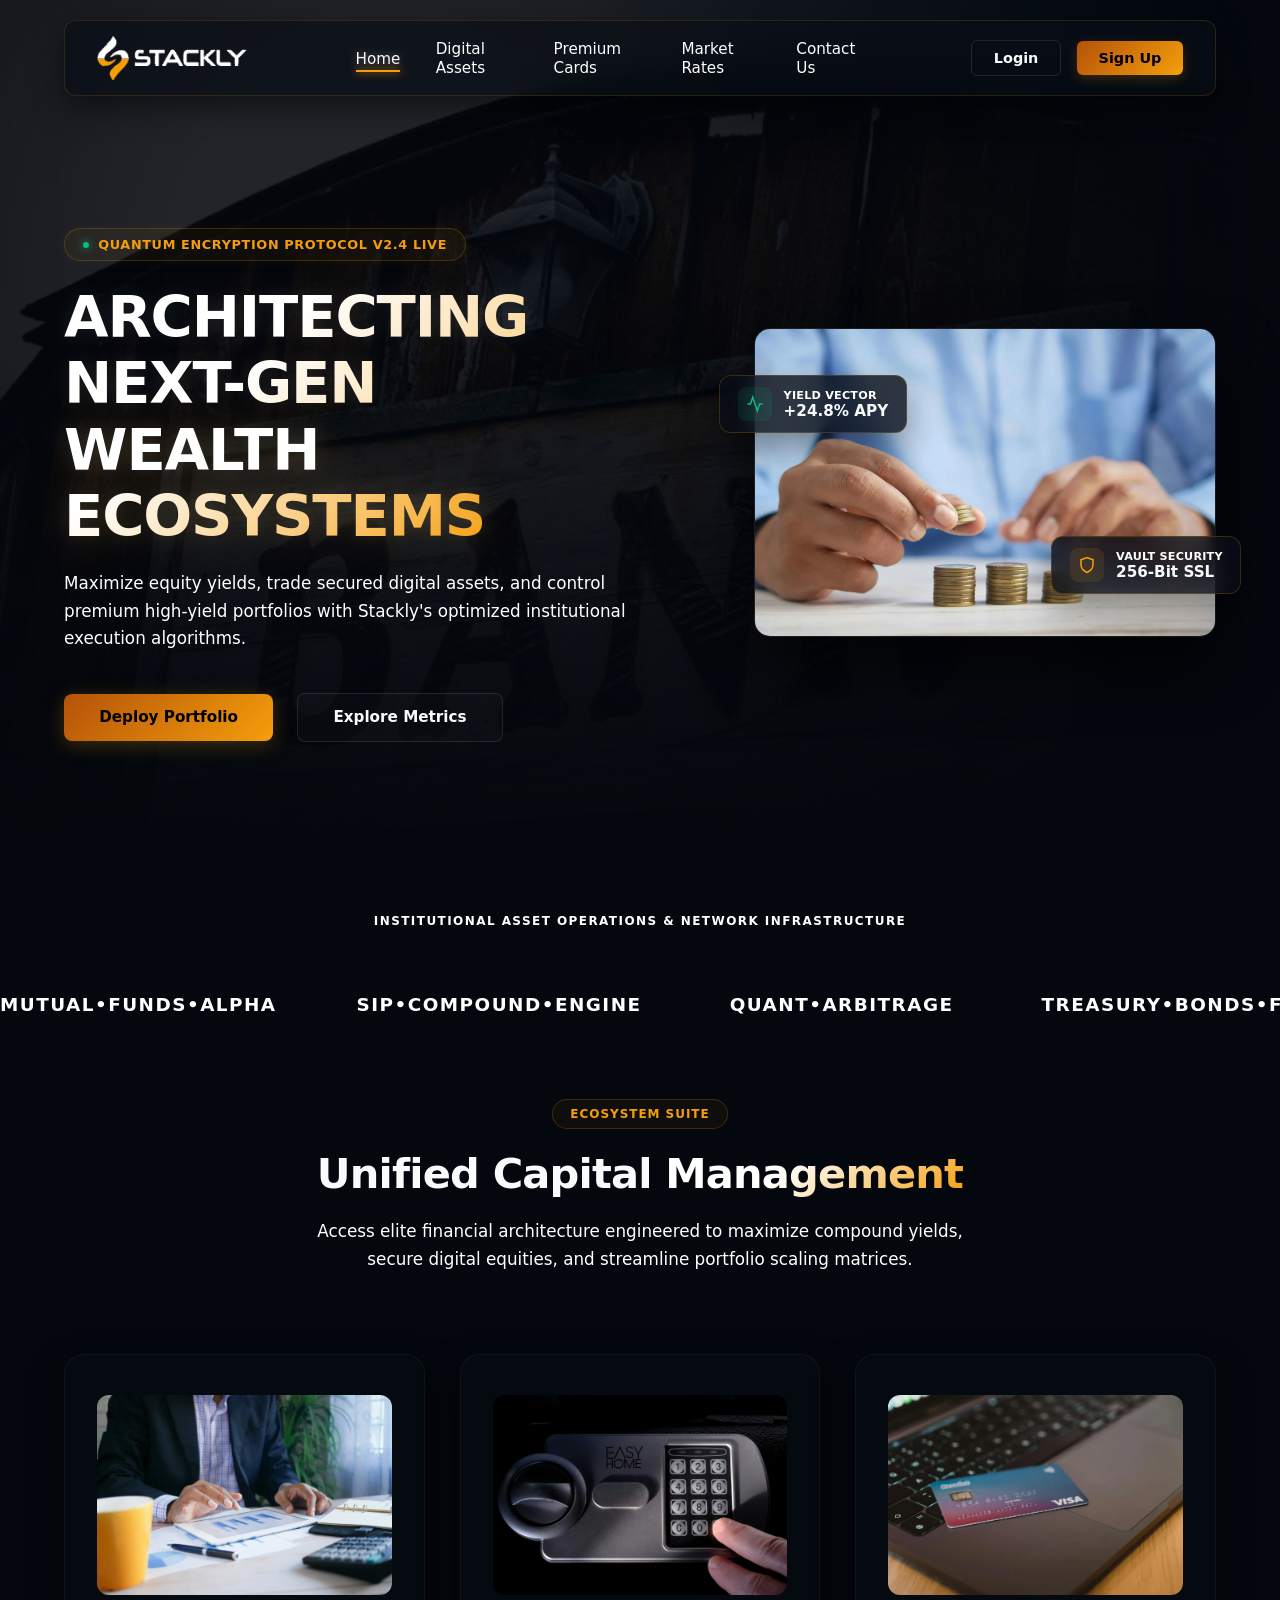
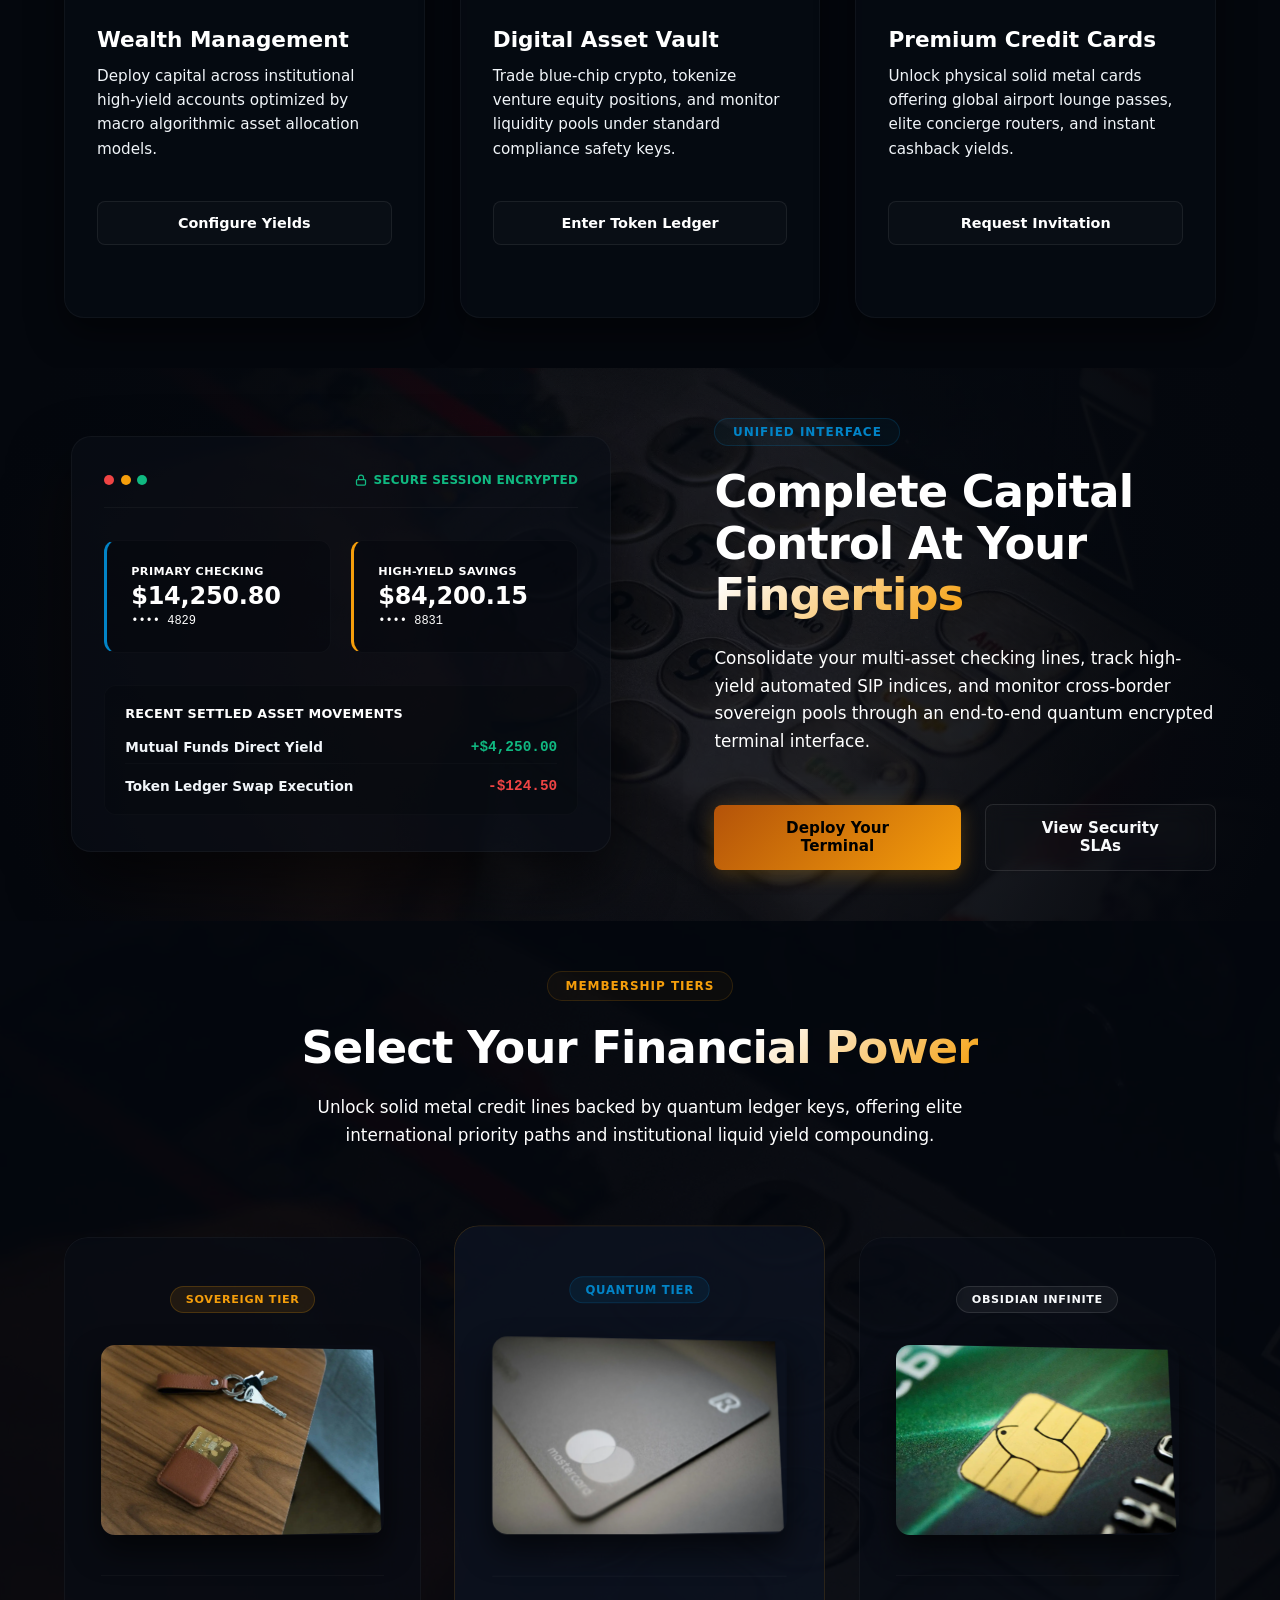
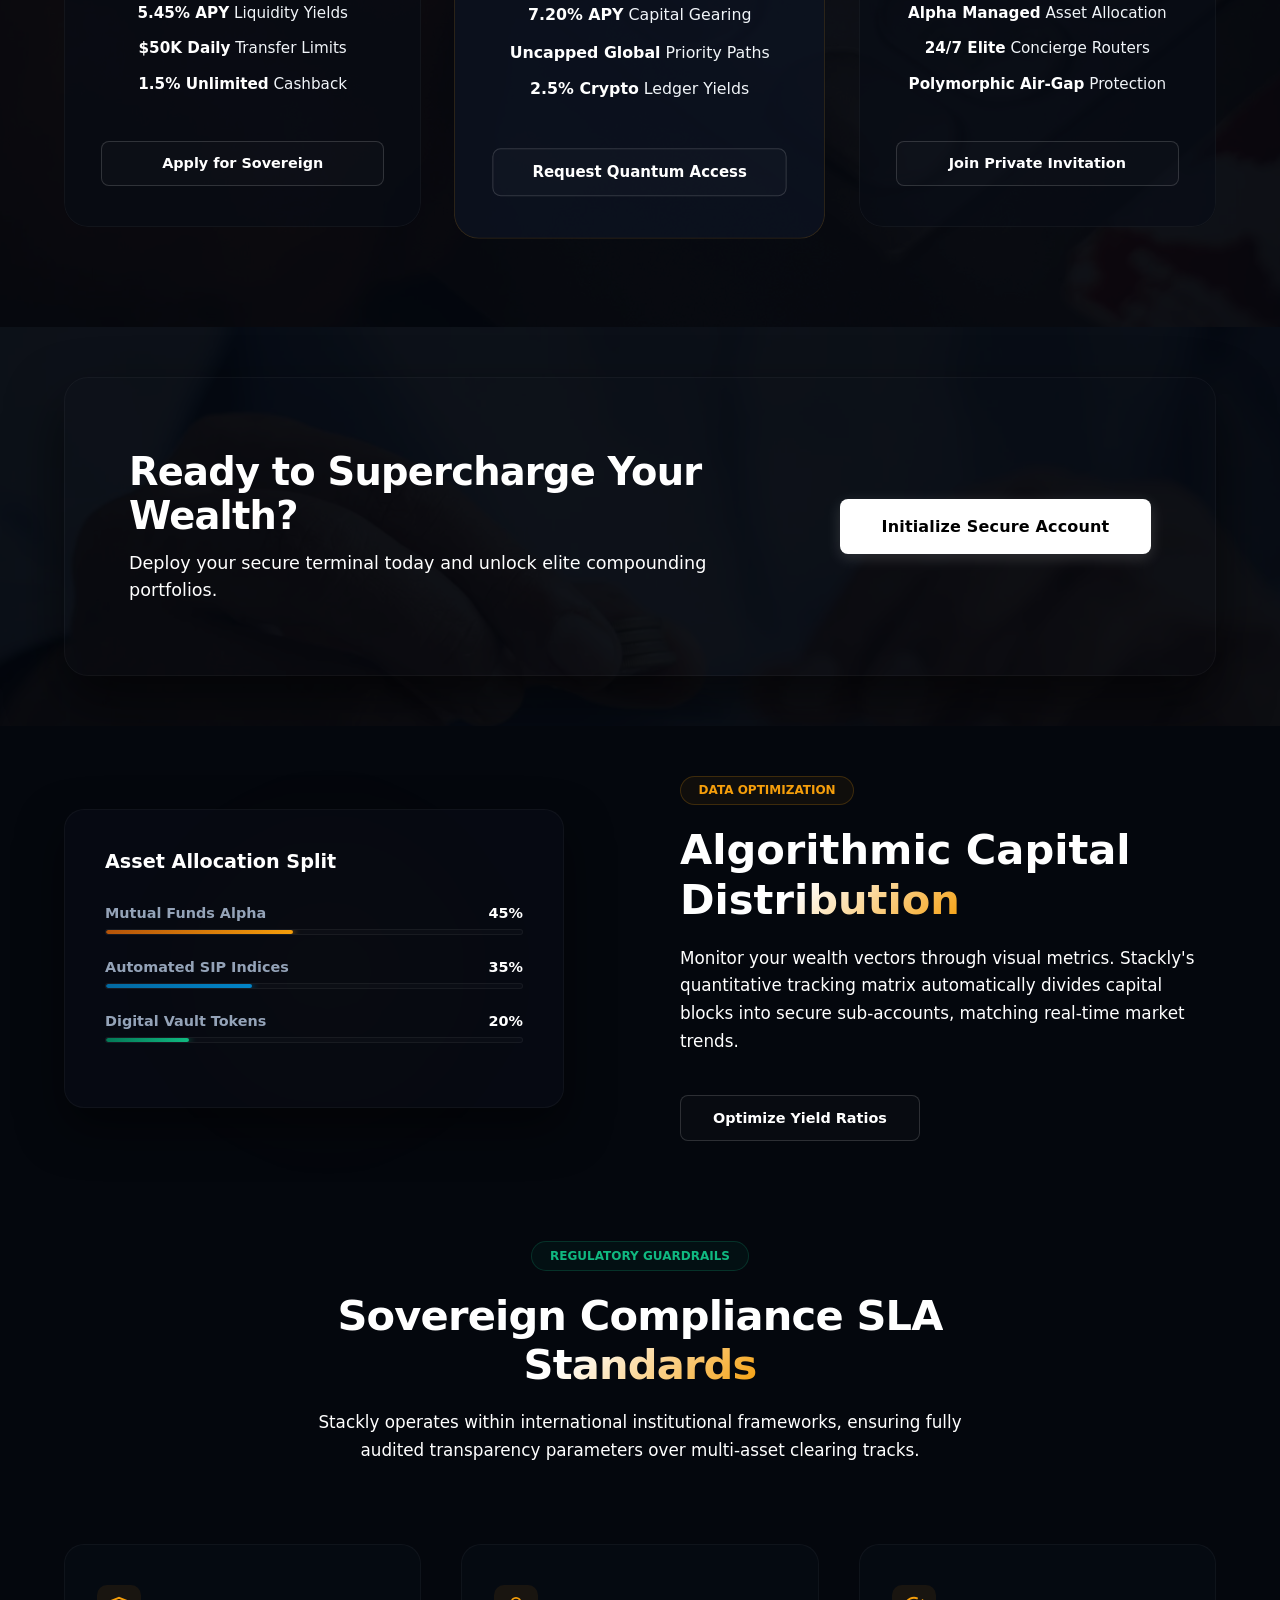
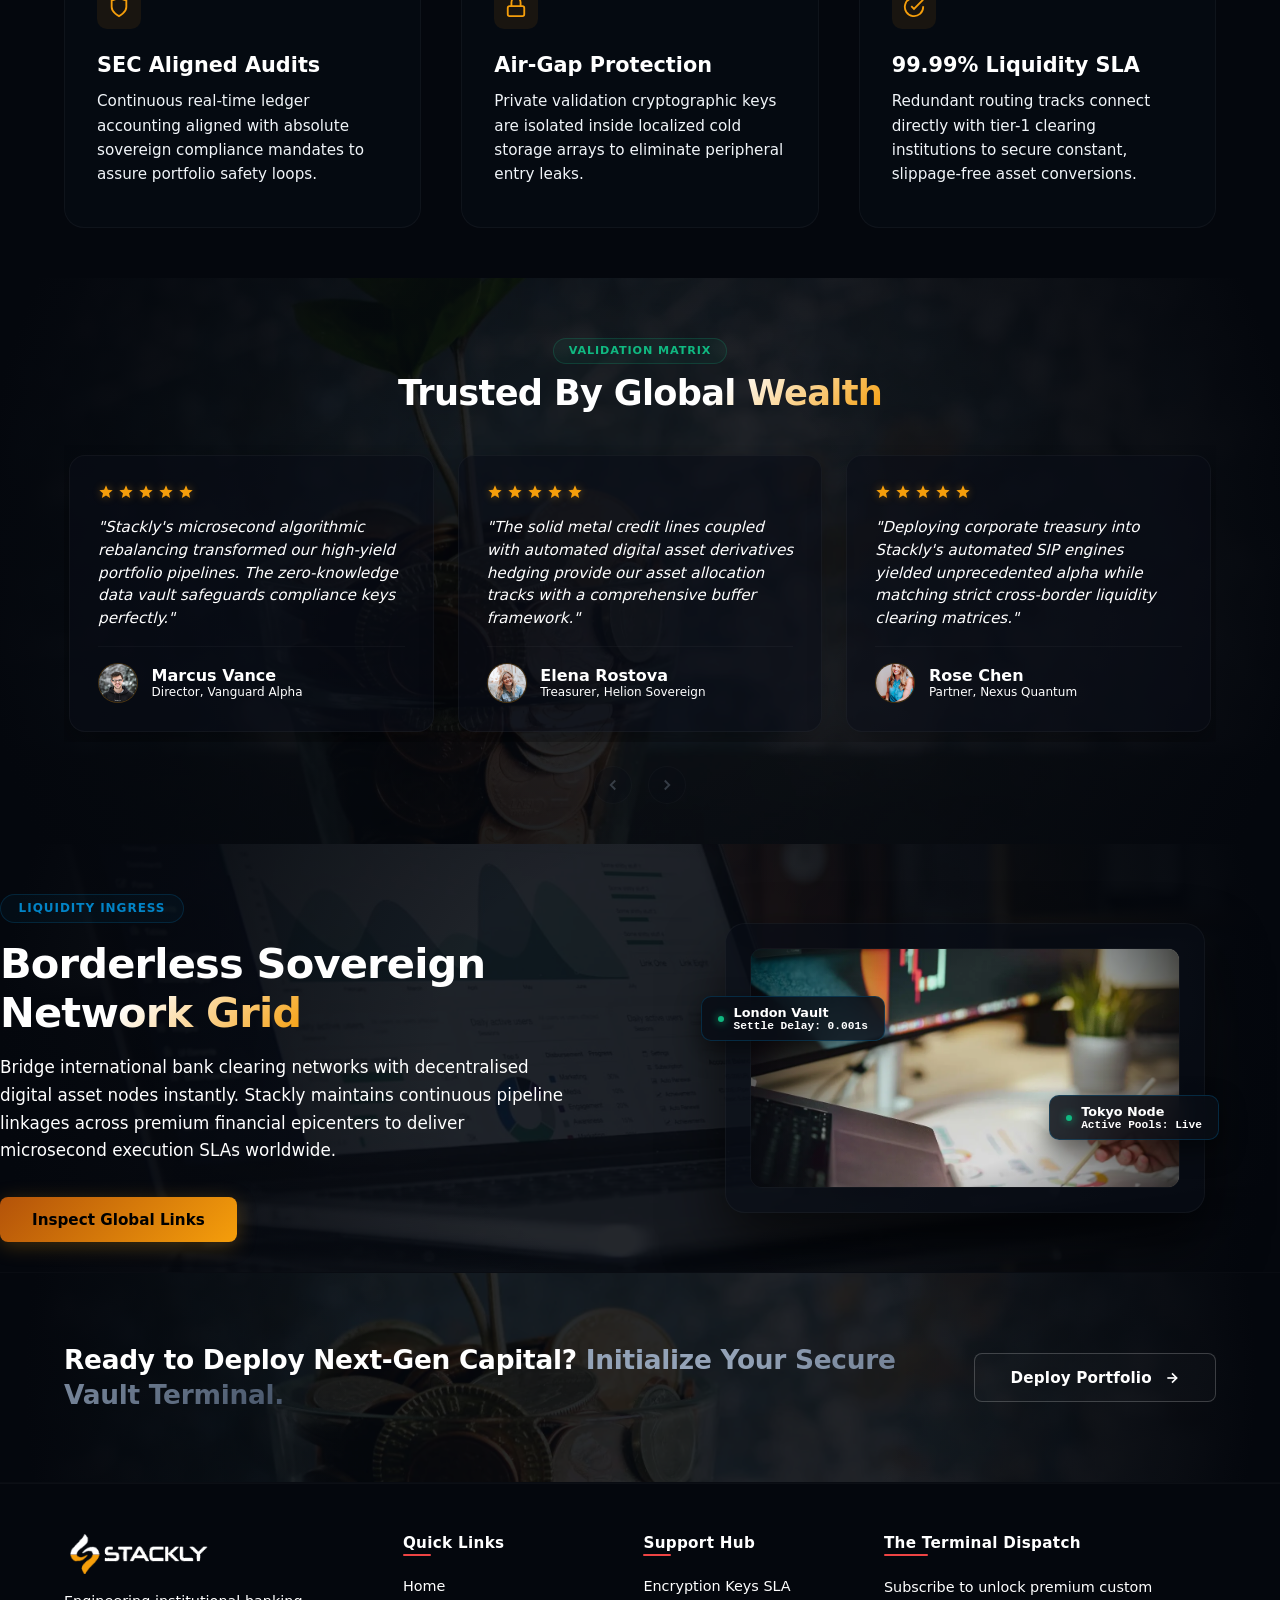
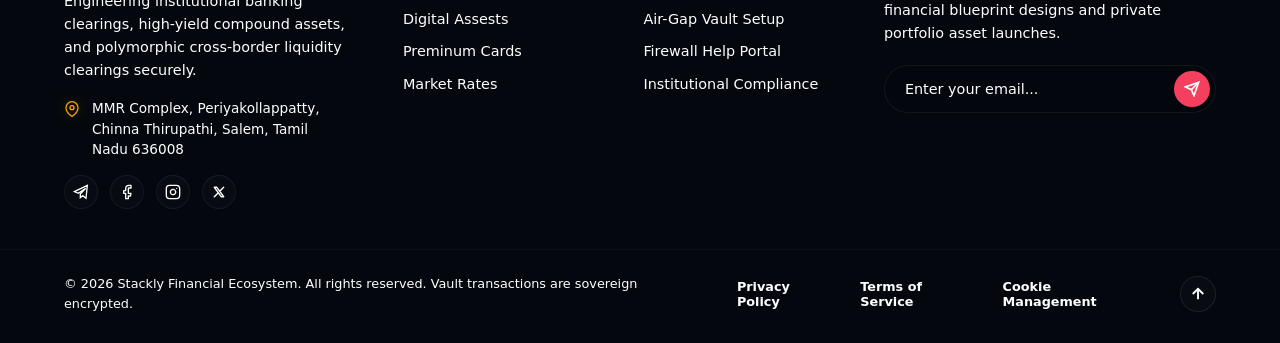
<file: index.html>
<!DOCTYPE html>
<html lang="en">
<head>
    <meta charset="UTF-8">
    <meta name="viewport" content="width=device-width, initial-scale=1.0">
    <title>Secure Banking Entry | Stackly</title>
    <!-- Link to external CSS sheet -->
    <link rel="stylesheet" href="style.css">
</head>
<body>

    <!-- Preloader Shield Screen -->
    <div id="preloader">
        <div class="bg-grid"></div>
        <div class="preloader-content">
            
            <div class="logo-wrapper">
                <div class="logo-ring"></div>
                <!-- Premium Vector Bank Icon -->
                <svg class="logo-svg" viewBox="0 0 24 24" fill="none" stroke="currentColor" stroke-width="1.5" stroke-linecap="round" stroke-linejoin="round">
                    <path d="M12 22V8M5 12H19M5 17H19M2 22H22M12 2L2 7H22L12 2Z"/>
                </svg>
            </div>

            <h1>Stackly Secure Bank</h1>
            <div class="status-msg" id="loading-text">Initializing Firewall...</div>

            <div class="progress-container">
                <div class="progress-bar"></div>
            </div>
            
        </div>
    </div>

   
<script>
    // Dynamic Financial Network Handshake Messages
const updates = [
    { time: 0, text: "Initializing Security Firewall..." },
    { time: 600, text: "Configuring End-to-End Handshake..." },
    { time: 1300, text: "Syncing Cryptographic Ledger Assets..." },
    { time: 2000, text: "Gateway Decryption Approved." }
];

const textElement = document.getElementById('loading-text');

// Loop through each progress text sequence smoothly
updates.forEach(phase => {
    setTimeout(() => {
        textElement.innerText = phase.text;
        
        // Turn the final verification text status to glowing green
        if (phase.text.includes("Approved")) {
            textElement.style.color = "var(--success-glow)";
            textElement.style.textShadow = "0 0 10px rgba(16, 185, 129, 0.4)";
        }
    }, phase.time);
});

// Rigid dismissal trigger locked strictly under 3 seconds (2800 milliseconds)
window.addEventListener('DOMContentLoaded', () => {
    setTimeout(() => {
        const loader = document.getElementById('preloader');
        const content = document.getElementById('app-content');
        
        // Hide preloader shield via smooth visual transition
        loader.style.opacity = '0';
        loader.style.visibility = 'hidden';
        
        // Reveal main dashboard console workspace
        content.classList.add('visible');
    }, 2800); 
});

</script>
  

    <!-- Floating Transparent Header -->
<header class="navbar-wrapper">
        <div class="navbar-container">
            
            
            <div class="brand-logo" id="logoBtn" title="Refresh Secure Vault Terminal">
                <img src="./Assests/logo.webp" alt="Stackly Secure Finance Logo" class="brand-img-fallback">
                
            </div>

            <!-- Zone 2: Centered Navigation Menu List (Transforms into 75% wide drawer on mobile) -->
            <ul class="nav-links" id="navLinks">
    <li><a href="index.html" class="nav-item">Home</a></li>
    <li><a href="digitalassests.html" class="nav-item">Digital Assets</a></li>
    <li><a href="cards.html" class="nav-item">Premium Cards</a></li>
    <li><a href="rates.html" class="nav-item">Market Rates</a></li>
    <li><a href="contact.html" class="nav-item">Contact Us</a></li>
    
    <!-- Mobile View Specific Auth Buttons (Hidden on Desktop) -->
    <div class="auth-group mobile-only-auth">
        <a href="login.html" class="btn-auth btn-login">Login</a>
        <a href="signup.html" class="btn-auth btn-signup">Sign Up</a>
    </div>
</ul>

            <!-- Zone 3: Desktop View Specific Auth Buttons (Hidden on Mobile) -->
            <div class="auth-group desktop-only-auth">
                <a href="login.html" class="btn-auth btn-login">Login</a>
                <a href="signup.html" class="btn-auth btn-signup">Sign Up</a>
            </div>

            <!-- Mobile View Hamburger Icon Button Interface -->
            <button class="hamburger-trigger" id="hamburgerToggle" aria-label="Toggle Navigation Menu">
                <span class="bar"></span>
                <span class="bar"></span>
                <span class="bar"></span>
            </button>

        </div>
    </header>
    
    <!-- Dim Dark Screen Background Overlay veil -->
    <div class="menu-overlay" id="menuOverlay"></div>

<script>
      document.addEventListener('DOMContentLoaded', () => {
    
    // Core Layout Interaction Handles Declarations
    const logoBtn = document.getElementById('logoBtn');
    const hamburgerToggle = document.getElementById('hamburgerToggle');
    const navLinks = document.getElementById('navLinks');
    const menuOverlay = document.getElementById('menuOverlay');
    const navItems = document.querySelectorAll('.nav-item');

    // ==========================================================================
    // 1. BRAND LOGO HARD PAGE REFRESH ENGINE
    // ==========================================================================
    if (logoBtn) {
        logoBtn.addEventListener('click', (event) => {
            event.preventDefault();
            window.location.reload(); // Invokes immediate native hard page document refresh loop
        });
    }

    // ==========================================================================
    // 2. GLASSMORPHISM AUTO-SCROLL MONITOR
    // ==========================================================================
    window.addEventListener('scroll', () => {
        const headerNode = document.querySelector('.navbar-wrapper');
        if (headerNode) {
            if (window.scrollY > 30) {
                headerNode.classList.add('scrolled');
            } else {
                headerNode.classList.remove('scrolled');
            }
        }
    });

    // ==========================================================================
    // 3. RESPONSIVE HAMBURGER & 75% SIDEBAR DRAWER MASTER CONTROLLERS
    // ==========================================================================
    function openMenu() {
        if (hamburgerToggle && navLinks && menuOverlay) {
            hamburgerToggle.classList.add('active');
            navLinks.classList.add('open');
            menuOverlay.classList.add('active');
            
            // FREEZES BACKGROUND SCROLLING: Symmetrically locks window views across both root body & html tags
            document.body.classList.add('scroll-locked');
            document.documentElement.classList.add('scroll-locked');
        }
    }

    function closeMenu() {
        if (hamburgerToggle && navLinks && menuOverlay) {
            hamburgerToggle.classList.remove('active');
            navLinks.classList.remove('open');
            menuOverlay.classList.remove('active');
            
            // ALLOWS SCROLLING AGAIN: Wipes constraint classes to return liquid background tracking instantly
            document.body.classList.remove('scroll-locked');
            document.documentElement.classList.remove('scroll-locked');
        }
    }

    if (hamburgerToggle) {
        hamburgerToggle.addEventListener('click', () => {
            if (navLinks && navLinks.classList.contains('open')) {
                closeMenu();
            } else {
                openMenu();
            }
        });
    }
    
    if (menuOverlay) {
        menuOverlay.addEventListener('click', closeMenu);
    }

    // Automatically close mobile menu and unlock scrolling if a user hits any active navigation link anchor choice
    navItems.forEach(item => {
        item.addEventListener('click', closeMenu);
    });

    // ==========================================================================
    // 4. GLOBAL INTERCEPTION ROUTER FOR 404 TEMPLATE TARGETS
    // ==========================================================================
    const secureLinks404 = document.querySelectorAll('a[href="404.html"], ');

    secureLinks404.forEach(link => {
        link.addEventListener('click', (event) => {
            event.preventDefault(); 
            closeMenu(); // Safeguard: shut open drawers before navigation transitions
            
            const interfaceSegmentName = link.textContent.trim() || "Secure Gateway Module";
           ;
            window.location.href = "404.html";
        });
    });

    // ==========================================================================
    // 5. SAFETY CANVAS CLEAN SWEEP OVERRIDE
    // ==========================================================================
    window.addEventListener('resize', () => {
        // Auto-unlocks page scrolling if window workspace scales dynamically back up past mobile limits
        if (window.innerWidth > 1024) {
            closeMenu(); 
        }
    });
});

// --- 14. PRELOADER TERMINAL INTERFACE COMPLETE DETECTION & NAVBAR REVELATION ENGINE ---
document.addEventListener('DOMContentLoaded', () => {
    const preloaderElement = document.getElementById('preloader');
    const masterNavbarWrapper = document.querySelector('.navbar-wrapper');

    // Simulate standard preloader duration timing catch up curves loops
    // Change the timeout delay milliseconds metrics to match your exact loader animation timing config
    setTimeout(() => {
        if (preloaderElement) {
            // 1. Fade out and disable the preloader screen overlays interface canvas
            preloaderElement.style.opacity = '0';
            preloaderElement.style.visibility = 'hidden';
        }

        // 2. Safely reveal the premium glassmorphic navigation header capsule bar after the loader drops out
        if (masterNavbarWrapper) {
            masterNavbarWrapper.classList.add('navbar-visible');
        }
    }, 2500); // 2500ms matches the 2.5s progress-bar loading animation timeline
});

// --- 25. AUTOMATED DYNAMIC NAVIGATION ACTIVE TRACKING ENGINE ---
document.addEventListener('DOMContentLoaded', () => {
    // Extract the complete trailing pathname string segment from the active browser window address
    // Example: "/index.html" or "/digitalassests.html"
    const standardCurrentPath = window.location.pathname;
    
    // Target all navigation anchor link elements rendered inside the master container list
    const masterMenuLinks = document.querySelectorAll('.nav-links .nav-item');

    masterMenuLinks.forEach(link => {
        // Retrieve the literal string contents of the specific node href attribute entry
        const linkTargetHref = link.getAttribute('href');

        // Clean slate reset: Strip any existing active modifiers to avoid page state pollution bugs
        link.classList.remove('active');

        // 1. Precise Path Matching Filter Logic Guard
        if (standardCurrentPath.endsWith(linkTargetHref)) {
            link.classList.add('active');
        } 
        
        // 2. Baseline Default Fallback Guard: If path is a raw root folder slash "/", force Home active status
        else if ((standardCurrentPath === '/' || standardCurrentPath.endsWith('/')) && linkTargetHref === 'index.html') {
            link.classList.add('active');
        }
    });
});

</script>


<!-- Master Section Wrapper with Clear Layout Barriers -->
<section class="stackly-hero-viewport" id="home">
    
    <!-- Zone 1: Adaptive Ambient Background Vector Image Graphic -->
    <div class="hero-canvas-bg">
        <img src="./Assests/bank - bg hero.webp" alt="Stackly Grid Interface Backing" class="hero-bg-asset">
        <div class="hero-shading-mask"></div>
    </div>

    <!-- Zone 2: Main Grid Matrix Constraint Wrapper -->
    <div class="hero-grid-matrix">
        
        <!-- Column A: Promotional Content Cluster -->
        <div class="hero-text-pane">
            <div class="hero-pill-badge">
                <span class="pulsing-core-dot"></span>
                Quantum Encryption Protocol v2.4 Live
            </div>
            
            <h1 class="hero-master-title">
                Architecting Next-Gen <br>
                <span>Wealth Ecosystems</span>
            </h1>
            
            <p class="hero-paragraph-text">
                Maximize equity yields, trade secured digital assets, and control premium high-yield portfolios with Stackly's optimized institutional execution algorithms.
            </p>
            
            <div class="hero-action-buttons">
                <a href="404.html" class="hero-action-btn primary-glow">Deploy Portfolio</a>
                <a href="404.html" class="hero-action-btn secondary-outline">Explore Metrics</a>
            </div>
        </div>

        <!-- Column B: Interactive Media Asset Graphic Panel -->
        <div class="hero-media-pane">
            <div class="hero-mockup-frame">
                <div class="hero-glowing-halo"></div>
                <img src="./Assests/wealth management.webp" alt="Stackly Premium Workspace Mockup Overview" class="hero-mockup-img">
                
                <!-- Floating Info Badge 1: Yield Vector Card -->
                <div class="floating-data-card badge-yield-position">
                    <div class="data-icon icon-emerald-tint">
                        <svg width="18" height="18" viewBox="0 0 24 24" fill="none" stroke="currentColor" stroke-width="2"><path d="M22 12h-4l-3 9L9 3l-3 9H2"/></svg>
                    </div>
                    <div class="data-details">
                        <span class="data-lbl">Yield Vector</span>
                        <span class="data-val">+24.8% APY</span>
                    </div>
                </div>

                <!-- Floating Info Badge 2: Security Tracker Card -->
                <div class="floating-data-card badge-vault-position">
                    <div class="data-icon icon-gold-tint">
                        <svg width="18" height="18" viewBox="0 0 24 24" fill="none" stroke="currentColor" stroke-width="2"><path d="M12 22s8-4 8-10V5l-8-3-8 3v7c0 6 8 10 8 10z"/></svg>
                    </div>
                    <div class="data-details">
                        <span class="data-lbl">Vault Security</span>
                        <span class="data-val">256-Bit SSL</span>
                    </div>
                </div>

            </div>
        </div>

    </div>
</section>

<style>
    /* ==========================================================================
   STACKLY IMMUTABLE HERO SECTION LAYOUT BASE
   ========================================================================== */

.stackly-hero-viewport {
    position: relative !important;
    display: flex !important; /* Establishes a true layout containment box */
    flex-direction: column !important;
    justify-content: center !important;
    align-items: center !important;
    width: 100% !important;
    min-height: 100vh !important; /* Retains absolute vertical workspace real estate */
    height: auto !important;
    padding: 70px 5% 0 5% !important; /* Massive bottom padding locks out following sections */
    background-color: #04070d !important;
    box-sizing: border-box !important;
    clear: both !important; /* Prevent layout items from floating into horizontal gaps */
    overflow: hidden !important;
    z-index: 5 !important;
}

/* Background image asset configuration layers */
.hero-canvas-bg {
    position: absolute;
    top: 0;
    left: 0;
    width: 100%;
    height: 100%;
    z-index: 1;
    pointer-events: none;
}

.hero-bg-asset {
    width: 100%;
    height: 100%;
    object-fit: cover;
    opacity: 0.12; /* Kept dim to optimize text readability profiles */
}

.hero-shading-mask {
    position: absolute;
    top: 0;
    left: 0;
    width: 100%;
    height: 100%;
    background: linear-gradient(180deg, transparent 50%, #04070d 100%);
}

/* Core Responsive Grid Matrix Engine */
.hero-grid-matrix {
    position: relative;
    z-index: 2;
    width: 100%;
    max-width: 1400px;
    margin: 0 auto;
    display: grid;
    grid-template-columns: 1.15fr 0.85fr;
    gap: 4rem;
    align-items: center;
}

/* --- COLUMN A: COPYWRITING STYLE RULES --- */
.hero-pill-badge {
    display: inline-flex;
    align-items: center;
    gap: 0.6rem;
    background: rgba(245, 158, 11, 0.05);
    border: 1px solid rgba(245, 158, 11, 0.2);
    padding: 0.5rem 1.1rem;
    border-radius: 50px;
    font-size: 0.8rem;
    font-weight: 600;
    color: #f59e0b;
    text-transform: uppercase;
    letter-spacing: 0.05em;
    margin-bottom: 1.5rem;
    box-shadow: 0 0 15px rgba(245, 158, 11, 0.05);
    animation: heroFadeInUp 0.8s ease forwards;
}

.pulsing-core-dot {
    width: 6px;
    height: 6px;
    background-color: #10b981;
    border-radius: 50%;
    box-shadow: 0 0 8px #10b981;
    animation: badgePulse 1.8s infinite ease-in-out;
}

.hero-master-title {
    font-size: 3.6rem;
    font-weight: 800;
    line-height: 1.15;
    color: #f8fafc;
    letter-spacing: -0.02em;
    margin-bottom: 1.25rem;
    animation: heroFadeInUp 1s ease 0.2s forwards;
    opacity: 0;
}

.hero-master-title span {
    background: linear-gradient(135deg, #ffffff 40%, #f59e0b 100%);
    -webkit-background-clip: text;
    -webkit-text-fill-color: transparent;
    filter: drop-shadow(0 0 20px rgba(245, 158, 11, 0.2));
}

/* Subtext paragraph with interaction text-glow rules */
.hero-paragraph-text {
    font-size: 1.05rem;
    color: white;
    line-height: 1.65;
    margin-bottom: 2.5rem;
    max-width: 580px;
    cursor: default;
    transition: color 0.3s ease, text-shadow 0.3s ease;
    animation: heroFadeInUp 1s ease 0.4s forwards;
    opacity: 0;
}

.hero-paragraph-text:hover {
    color: #f59e0c;
    text-shadow: 0 0 12px rgba(245, 158, 11, 0.35); /* Subtle gold typographical glow on hover */
}

/* Call To Actions Buttons Frame */
.hero-action-buttons {
    display: flex;
    gap: 1.5rem;
    align-items: center;
    animation: heroFadeInUp 1s ease 0.6s forwards;
    opacity: 0;
}

.hero-action-btn {
    text-decoration: none;
    font-weight: 700;
    font-size: 0.95rem;
    padding: 0.9rem 2.2rem;
    border-radius: 8px;
    transition: all 0.4s cubic-bezier(0.165, 0.84, 0.44, 1);
    text-align: center;
}

.primary-glow {
    background: linear-gradient(135deg, #b45309 0%, #f59e0b 100%);
    color: #000000;
    box-shadow: 0 4px 20px rgba(245, 158, 11, 0.25);
}

.primary-glow:hover {
    transform: translateY(-3px);
    box-shadow: 0 8px 30px rgba(245, 158, 11, 0.55);
    filter: brightness(1.1);
}

.secondary-outline {
    color: #f8fafc;
    border: 1px solid rgba(255, 255, 255, 0.1);
    background: rgba(255, 255, 255, 0.02);
    backdrop-filter: blur(10px);
}

.secondary-outline:hover {
    border-color: #f59e0b;
    background: rgba(245, 158, 11, 0.04);
    color: #f59e0b;
    box-shadow: 0 0 20px rgba(245, 158, 11, 0.15);
    transform: translateY(-2px);
}

/* --- COLUMN B: MEDIA INTERACTION PANEL & 3D HOVER GRAPHICS --- */
.hero-media-pane {
    display: flex;
    justify-content: center;
    align-items: center;
    position: relative;
    animation: heroScaleIn 1.2s cubic-bezier(0.165, 0.84, 0.44, 1) forwards;
}

.hero-mockup-frame {
    position: relative;
    width: 100%;
    max-width: 520px;
    perspective: 1000px; /* Prepare canvas space for 3D rotation steps */
}

.hero-mockup-img {
    width: 100%;
    height: auto;
    object-fit: contain;
    border-radius: 16px;
    border: 1px solid rgba(255, 255, 255, 0.08);
    box-shadow: 0 30px 60px rgba(0, 0, 0, 0.7);
    transition: transform 0.6s cubic-bezier(0.165, 0.84, 0.44, 1), 
                border-color 0.6s ease, 
                box-shadow 0.6s ease;
}

/* 3D Tilted Hover and Golden Neon Outline Border Reflections mapping */
.hero-mockup-frame:hover .hero-mockup-img {
    transform: rotateX(4deg) rotateY(-5deg) scale(1.03);
    border-color: rgba(245, 158, 11, 0.5);
    box-shadow: 0 35px 70px rgba(0, 0, 0, 0.85), 0 0 30px rgba(245, 158, 11, 0.25);
}

/* Background Ambient Lighting Glow Halo */
.hero-glowing-halo {
    position: absolute;
    top: 10%;
    left: 10%;
    width: 80%;
    height: 80%;
    background: radial-gradient(circle, rgba(245, 158, 11, 0.15) 0%, transparent 70%);
    filter: blur(50px);
    z-index: -1;
    pointer-events: none;
    transition: transform 0.6s ease, background 0.6s ease;
}

.hero-mockup-frame:hover .hero-glowing-halo {
    transform: translate(8px, -8px) scale(1.1);
    background: radial-gradient(circle, rgba(245, 158, 11, 0.22) 0%, transparent 70%);
}

/* Floating Info Badges Data Structural Frame System */
.floating-data-card {
    position: absolute;
    background: rgba(9, 13, 22, 0.8);
    backdrop-filter: blur(12px);
    -webkit-backdrop-filter: blur(12px);
    border: 1px solid rgba(245, 158, 11, 0.2);
    padding: 0.7rem 1.1rem;
    border-radius: 12px;
    display: flex;
    align-items: center;
    gap: 0.75rem;
    box-shadow: 0 15px 35px rgba(0,0,0,0.4);
    z-index: 3;
    transition: transform 0.3s ease, border-color 0.3s ease;
}

.floating-data-card:hover {
    transform: translateY(-4px) scale(1.05) !important;
    border-color: #f59e0b;
}

/* Badges floating placement mappings and displacement curves loops */
.badge-yield-position {
    top: 15%;
    left: -35px;
    animation: heroItemFloatLeft 5s ease-in-out infinite alternate;
}

.badge-vault-position {
    bottom: 15%;
    right: -25px;
    animation: heroItemFloatRight 6s ease-in-out infinite alternate-reverse;
}

.data-icon {
    width: 34px;
    height: 34px;
    border-radius: 8px;
    display: flex;
    align-items: center;
    justify-content: center;
}

.icon-emerald-tint { background: rgba(16, 185, 129, 0.1); color: #10b981; }
.icon-gold-tint { background: rgba(245, 158, 11, 0.1); color: #f59e0b; }

.data-details { display: flex; flex-direction: column; }
.data-lbl { font-size: 0.7rem; color: white; text-transform: uppercase; font-weight: 600; letter-spacing: 0.02em; }
.data-val { font-size: 0.95rem; font-weight: 700; color: #f8fafc; }

/* --- CORE ANIMATION KEYFRAMES --- */
@keyframes heroFadeInUp {
    0% { transform: translateY(25px); opacity: 0; }
    100% { transform: translateY(0); opacity: 1; }
}

@keyframes heroScaleIn {
    0% { transform: scale(0.97); opacity: 0; }
    100% { transform: scale(1); opacity: 1; }
}

@keyframes badgePulse {
    0%, 100% { transform: scale(1); opacity: 0.6; }
    50% { transform: scale(1.25); opacity: 1; }
}

@keyframes heroItemFloatLeft {
    0% { transform: translateY(0); }
    100% { transform: translateY(-10px) translateX(2px); }
}

@keyframes heroItemFloatRight {
    0% { transform: translateY(0); }
    100% { transform: translateY(10px) translateX(-2px); }
}

/* --- RESPONSIVE MEDIA VIEWPORTS ENGINEERING --- */
@media (max-width: 1140px) {
    .hero-master-title { font-size: 2.8rem; }
    .badge-yield-position { left: -10px; }
    .badge-vault-position { right: -10px; }
}

@media (max-width: 992px) {
    .stackly-hero-viewport { padding-top: 100px !important; }
    .hero-grid-matrix {
        grid-template-columns: 1fr;
        text-align: center;
        gap: 3.5rem;
    }
    .hero-paragraph-text { margin-left: auto; margin-right: auto; }
    .hero-action-buttons { justify-content: center; }
    .hero-media-pane { order: 2; display: flex; flex-direction: column; width: 100%; }
    .hero-text-pane { order: 1; }
    
    /* Re-stack data info badges cleanly on compact tablets screens */
    .hero-mockup-frame { display: flex; flex-direction: column; align-items: center; gap: 1rem; max-width: 440px; }
    .floating-data-card { position: static !important; animation: none !important; width: 100%; max-width: 320px; justify-content: flex-start; }
}

@media (max-width: 480px) {
    .hero-master-title { font-size: 2.2rem; }
    .hero-action-buttons { flex-direction: column; width: 100%; gap: 1rem; }
    .hero-action-btn { width: 100%; }
}

/* ==========================================================================
   ADVANCED HERO CANVAS ANIMATION SYSTEM
   ========================================================================== */

.hero-canvas-bg {
    position: absolute;
    top: 0;
    left: 0;
    width: 100%;
    height: 100%;
    z-index: 1;
    pointer-events: none; /* Allows cursor coordinates to pass through to elements below */
    overflow: hidden;
    perspective: 1000px;
}

/* Upgraded Hardware-Accelerated Ambient Image Asset */
.hero-bg-asset {
    width: 110%; /* Sized slightly over 100% to reserve safe margin room for drift pan animations */
    height: 110%;
    object-fit: cover;
    opacity: 0.12; /* Keeps image dim to maintain contrast against text layout */
    position: absolute;
    top: -5%;
    left: -5%;
    
    /* Hardware acceleration layer flags */
    will-change: transform;
    transform-style: preserve-3d;
    backface-visibility: hidden;
    
    /* Co-existing infinite cinemagraph zoom/pan loop execution */
    animation: luxuryAmbientDrift 28s ease-in-out infinite alternate;
    transition: transform 0.4s cubic-bezier(0.25, 1, 0.5, 1); /* Smooth tracking catch-up on cursor move */
}

/* Premium Dark Shading Overlap Gradients */
.hero-shading-mask {
    position: absolute;
    top: 0;
    left: 0;
    width: 100%;
    height: 100%;
    background: radial-gradient(circle at 30% 30%, transparent 20%, #04070d 85%),
                linear-gradient(180deg, transparent 40%, #04070d 100%);
    z-index: 2;
}

/* --- ADVANCED CINEMAGRAPH LANDSCAPE MOTION KEYFRAMES --- */
@keyframes luxuryAmbientDrift {
    0% {
        transform: scale(1) translate(0, 0) rotate(0deg);
        filter: brightness(1);
    }
    50% {
        transform: scale(1.06) translate(1%, -1%) rotate(0.5deg);
        filter: brightness(1.2); /* Subtle pulse depth transformation mimicking alive terminal monitors */
    }
    100% {
        transform: scale(1.02) translate(-1%, 1%) rotate(-0.5deg);
        filter: brightness(1);
    }
}

</style>

<script>
    // --- 6. ADVANCED CURSOR-TRACKING PARALLAX ENGINE FOR HERO BACKGROUND ---
document.addEventListener('DOMContentLoaded', () => {
    const heroViewport = document.querySelector('.stackly-hero-viewport');
    const heroBgAsset = document.querySelector('.hero-bg-asset');

    if (heroViewport && heroBgAsset) {
        heroViewport.addEventListener('mousemove', (e) => {
            // Retrieve continuous bounding canvas offset metrics parameters
            const { width, height } = heroViewport.getBoundingClientRect();
            
            // Map cursor coordinates into localized central delta numbers (-0.5 to +0.5)
            const cursorX = (e.clientX / width) - 0.5;
            const cursorY = (e.clientY / height) - 0.5;

            // Formulate responsive micro displacement pixel offsets curves
            const maxMovePx = 20; // Limits boundary displacement movements safe limits
            const moveX = cursorX * maxMovePx;
            const moveY = cursorY * maxMovePx;

            // Inject coordinate variables safely directly into the active transform tree
            // Combines your manual mouse-tracking matrices smoothly alongside the CSS base rules
            heroBgAsset.style.transform = `translate3d(${moveX}px, ${moveY}px, 0px) scale(1.04)`;
        });

        // Restore default ambient placement matrices cleanly as soon as cursor retreats from bounds
        heroViewport.addEventListener('mouseleave', () => {
            heroBgAsset.style.transform = 'translate3d(0px, 0px, 0px) scale(1)';
        });
    }
});

</script>

<!-- Immutable Infinite Financial Asset Ticker Section -->
<section class="partner-ticker-viewport">
    <div class="ticker-header-wrap">
        <span class="ticker-subtitle-lbl">Institutional Asset Operations & Network Infrastructure</span>
    </div>

    <!-- Infinite Carousel Track Housing Container Matrix -->
    <div class="ticker-track-viewport">
        <div class="ticker-slider-track" id="tickerSliderTrack">
            
            <!-- Original Financial Assets Set -->
            <div class="partner-logo-node">
                <span class="logo-text-glow">MUTUAL•FUNDS•ALPHA</span>
            </div>
            <div class="partner-logo-node">
                <span class="logo-text-glow">SIP•COMPOUND•ENGINE</span>
            </div>
            <div class="partner-logo-node">
                <span class="logo-text-glow">QUANT•ARBITRAGE</span>
            </div>
            <div class="partner-logo-node">
                <span class="logo-text-glow">TREASURY•BONDS•FIXED</span>
            </div>
            <div class="partner-logo-node">
                <span class="logo-text-glow">SOVEREIGN•WEALTH</span>
            </div>
            <div class="partner-logo-node">
                <span class="logo-text-glow">LIQUIDITY•POOLS</span>
            </div>

            <!-- Cloned Financial Assets Set (Crucial for Seamless Loop Transitions) -->
            <div class="partner-logo-node">
                <span class="logo-text-glow">MUTUAL•FUNDS•ALPHA</span>
            </div>
            <div class="partner-logo-node">
                <span class="logo-text-glow">SIP•COMPOUND•ENGINE</span>
            </div>
            <div class="partner-logo-node">
                <span class="logo-text-glow">QUANT•ARBITRAGE</span>
            </div>
            <div class="partner-logo-node">
                <span class="logo-text-glow">TREASURY•BONDS•FIXED</span>
            </div>
            <div class="partner-logo-node">
                <span class="logo-text-glow">SOVEREIGN•WEALTH</span>
            </div>
            <div class="partner-logo-node">
                <span class="logo-text-glow">LIQUIDITY•POOLS</span>
            </div>

        </div>
    </div>
</section>

<style>
    /* ==========================================================================
   INFINITE FINANCIAL PARTNER TICKER CAROUSEL MODULE STYLING
   ========================================================================== */

.partner-ticker-viewport {
    position: relative !important;
    display: block !important;
    clear: both !important; /* Force strict block flow positioning down the screen canvas */
    width: 100% !important;
    background-color: #04070d; /* Native platform deep navy background color */
    padding: 10px 0; /* Vertical isolation buffer spaces padding */
    box-sizing: border-box;
    overflow: hidden;
    z-index: 30;
}

/* Ticker Header Cluster Labels Setup */
.ticker-header-wrap {
    text-align: center;
    margin-bottom: 2.5rem;
}

.ticker-subtitle-lbl {
    display: inline-block;
    color: white;
    font-size: 0.75rem;
    font-weight: 700;
    letter-spacing: 0.12em;
    text-transform: uppercase;
}

/* Master Layout Mask Track Viewport Housing */
.ticker-track-viewport {
    width: 100%;
    overflow: hidden;
    position: relative;
    padding: 10px 0;
}

/* CSS Hardware Accelerated Infinite Scrolling Slider Engine */
.ticker-slider-track {
    display: flex;
    width: max-content; /* Dynamically sizes to fit all inline nodes combined lengths */
    gap: 5rem; /* Precise margins separating individual firm logs blocks */
    animation: infiniteLogoScroll 25s linear infinite; /* Constant continuous layout translation velocity loop */
    will-change: transform;
}

/* Pause scroll animation dynamically whenever a user hovers over the ticker track container */
.ticker-track-viewport:hover .ticker-slider-track {
    animation-play-state: paused;
}

/* Singular Logo Frame Component Setup Elements */
.partner-logo-node {
    display: flex;
    align-items: center;
    justify-content: center;
    min-width: 240px; /* Slightly widened from 180px to safely fit financial text widths */
    height: 50px;
    cursor: pointer;
    user-select: none;
}

/* Typography Gradient Headers & Custom Hover Gold Reflection Glows */
.logo-text-glow {
    font-size: 1.15rem; /* Balanced size for complex financial indicators text lines */
    font-weight: 800;
    color: white; /* Elegant translucent muted slate hue fallback stance */
    letter-spacing: 0.08em;
    text-transform: uppercase;
    transition: color 0.4s cubic-bezier(0.165, 0.84, 0.44, 1), 
                text-shadow 0.4s cubic-bezier(0.165, 0.84, 0.44, 1),
                transform 0.4s cubic-bezier(0.165, 0.84, 0.44, 1);
}

/* Premium Golden Metallic Shimmer & Neon Glow on Hover state triggers */
.partner-logo-node:hover .logo-text-glow {
    color: #f59e0b; /* Transform target to pure banking theme amber on highlight hover */
    text-shadow: 0 0 15px rgba(245, 158, 11, 0.6); /* Vibrant gold radial glow bloom effect */
    transform: scale(1.06);
}

/* --- THE INFINITE TRANSLATION ENGINE KEYFRAMES FRAMEWORK --- */
@keyframes infiniteLogoScroll {
    0% {
        transform: translateX(0);
    }
    100% {
        /* Translates precisely exactly negative half the custom tracks elements distance to swap loops seamlessly */
        transform: translateX(calc(-50% - 2.5rem)); 
    }
}

/* --- RESPONSIVE SCREEN MATRIX BREAKPOINTS CONFIGURATIONS --- */
@media (max-width: 992px) {
    .ticker-slider-track { gap: 4rem; }
    .logo-text-glow { font-size: 1rem; }
    .partner-logo-node { min-width: 200px; }
}

@media (max-width: 768px) {
    .partner-ticker-viewport { padding: 40px 0; }
    .ticker-slider-track { gap: 3rem; } /* Compact row gaps parameters tighter for small screen boundaries */
    .logo-text-glow { font-size: 0.9rem; }
    .partner-logo-node { min-width: 170px; }
    
    @keyframes infiniteLogoScroll {
        0% { transform: translateX(0); }
        100% { transform: translateX(calc(-50% - 1.5rem)); } /* Adjust tracking percentage shift ratios match layout changes */
    }
}

</style>

<script>
    // --- 5. FINANCIAL TICKER CAROUSEL HORIZONTAL HOVER RESPONSIVE RESET SAFETY SYSTEM ---
document.addEventListener('DOMContentLoaded', () => {
    const sliderTrack = document.getElementById('tickerSliderTrack');
    
    if (sliderTrack) {
        // Enforces core GPU layer rendering parameters to keep animations perfectly stutter-free
        sliderTrack.style.transform = 'translate3d(0, 0, 0)';
    }
});

</script>

<!-- Section 2: Premium Multi-Asset Features Grid Layout -->
<section class="asset-features-viewport" id="services">
    
    <!-- Section Header Cluster -->
    <div class="features-header-block">
        <span class="features-pill-tag">Ecosystem Suite</span>
        <h2 class="features-master-title">Unified Capital <span>Management</span></h2>
        <p class="features-summary-text">
            Access elite financial architecture engineered to maximize compound yields, secure digital equities, and streamline portfolio scaling matrices.
        </p>
    </div>

    <!-- 3D Interactive Features Content Grid Layout -->
    <div class="features-cards-matrix">
        
        <!-- Card 1: Wealth Management Core -->
        <div class="feature-card-node">
            <div class="card-glow-barrier"></div>
            <div class="card-structural-housing">
                <div class="feature-media-frame">
                    <img src="./Assests/analytics.webp" alt="Stackly Wealth Performance Analytics Visual" class="feature-graphic-img">
                    <div class="ambient-halo-blur halo-blue"></div>
                </div>
                <div class="feature-text-content">
                    <h3 class="feature-card-title">Wealth Management</h3>
                    <p class="feature-card-desc">Deploy capital across institutional high-yield accounts optimized by macro algorithmic asset allocation models.</p>
                    <a href="404.html" class="feature-routing-btn">Configure Yields</a>
                </div>
            </div>
        </div>

        <!-- Card 2: Digital Assets Ledger -->
        <div class="feature-card-node">
            <div class="card-glow-barrier"></div>
            <div class="card-structural-housing">
                <div class="feature-media-frame">
                    <img src="./Assests/digital vault.webp" alt="Secure Cryptographic Token Ledger Representation" class="feature-graphic-img">
                    <div class="ambient-halo-blur halo-gold"></div>
                </div>
                <div class="feature-text-content">
                    <h3 class="feature-card-title">Digital Asset Vault</h3>
                    <p class="feature-card-desc">Trade blue-chip crypto, tokenize venture equity positions, and monitor liquidity pools under standard compliance safety keys.</p>
                    <a href="404.html" class="feature-routing-btn">Enter Token Ledger</a>
                </div>
            </div>
        </div>

        <!-- Card 3: Quantum Cards Layer -->
        <div class="feature-card-node">
            <div class="card-glow-barrier"></div>
            <div class="card-structural-housing">
                <div class="feature-media-frame">
                    <img src="./Assests/credit card.webp" alt="Stackly Solid Metal Credit Card Mockup View" class="feature-graphic-img">
                    <div class="ambient-halo-blur halo-purple"></div>
                </div>
                <div class="feature-text-content">
                    <h3 class="feature-card-title">Premium Credit Cards</h3>
                    <p class="feature-card-desc">Unlock physical solid metal cards offering global airport lounge passes, elite concierge routers, and instant cashback yields.</p>
                    <a href="404.html" class="feature-routing-btn">Request Invitation</a>
                </div>
            </div>
        </div>

    </div>
</section>

<style>

    /* ==========================================================================
   FEATURES SUMMARY TEXT TYPOGRAPHY & HOVER GLOW SYSTEM
   ========================================================================== */

.features-summary-text {
    font-size: 1.05rem;
    color: white; /* Elegant muted slate baseline state */
    line-height: 1.65;
    cursor: default;
    user-select: none;
    
    /* Hardware acceleration layer flags for liquid performance transitions */
    will-change: color, text-shadow;
    transition: color 0.4s cubic-bezier(0.165, 0.84, 0.44, 1), 
                text-shadow 0.4s cubic-bezier(0.165, 0.84, 0.44, 1);
}

/* Premium Gold Typographic Radial Glow Bloomberg Bloom Effect on Hover */
.features-summary-text:hover {
    color: #f59e0b; /* Swaps instantly to high-visibility solid clean white */
    text-shadow: 0 0 12px rgba(245, 158, 11, 0.45); /* Soft glowing golden neon backdrop halo halo blur */
}


    /* ==========================================================================
   SECTION 2: MULTI-ASSET FEATURES GRID SPECIFICATIONS
   ========================================================================== */

.asset-features-viewport {
    position: relative !important;
    display: block !important;
    clear: both !important; /* Lock strict stack sequence order beneath hero viewport */
    width: 100% !important;
    background-color: #04070d;
    padding: 50px 5% 50px 5%;
    box-sizing: border-box;
    overflow: hidden;
    z-index: 10;
}

/* Centralized Typographic Header Cluster */
.features-header-block {
    text-align: center;
    max-width: 700px;
    margin: 0 auto 5rem auto;
}

.features-pill-tag {
    display: inline-block;
    background: rgba(245, 158, 11, 0.05);
    border: 1px solid rgba(245, 158, 11, 0.2);
    padding: 0.45rem 1.1rem;
    border-radius: 50px;
    font-size: 0.75rem;
    font-weight: 700;
    color: #f59e0b;
    text-transform: uppercase;
    letter-spacing: 0.08em;
    margin-bottom: 1.25rem;
}

.features-master-title {
    font-size: 2.6rem;
    font-weight: 800;
    color: #f8fafc;
    letter-spacing: -0.02em;
    margin-bottom: 1.25rem;
}

.features-master-title span {
    background: linear-gradient(135deg, #ffffff 40%, #f59e0b 100%);
    -webkit-background-clip: text;
    -webkit-text-fill-color: transparent;
}

.features-summary-text {
    font-size: 1.05rem;
    color: white;
    line-height: 1.65;
}

/* Responsive Grid Mapping Architecture */
.features-cards-matrix {
    max-width: 1400px;
    margin: 0 auto;
    display: grid;
    grid-template-columns: repeat(3, 1fr); /* Clean triple columns on modern desktop resolutions */
    gap: 2.2rem;
}

/* Card Root Component Properties Setup */
.feature-card-node {
    position: relative;
    perspective: 1000px; /* Readies empty environment tracking for clean 3D tilting space */
}

/* ==========================================================================
   UPDATED FEATURE CARD GRAPHICS & WHITE CONTENT CONSTRAINTS
   ========================================================================== */

.card-structural-housing {
    position: relative;
    background: rgba(9, 13, 22, 0.55);
    border: 1px solid rgba(255, 255, 255, 0.04);
    border-radius: 20px;
    padding: 2.5rem 2rem;
    height: 100%;
    
    /* FLEXBOX ENGINE LOCK: Automatically pushes buttons downward away from text blocks */
    display: flex;
    flex-direction: column;
    justify-content: flex-start; 
    
    overflow: hidden;
    box-shadow: 0 15px 35px rgba(0, 0, 0, 0.5);
    transition: transform 0.5s cubic-bezier(0.165, 0.84, 0.44, 1), 
                border-color 0.5s ease, 
                box-shadow 0.5s ease;
    z-index: 1;
}

/* Feature Header Typography Content */
.feature-card-title {
    font-size: 1.35rem;
    font-weight: 700;
    color: #ffffff !important; /* Forces solid bright white instead of pale blue tint stance */
    margin-bottom: 0.75rem;
    transition: color 0.3s ease;
}

/* Paragraph Content Elements With Space Locks */
.feature-card-desc {
    font-size: 0.95rem;
    color: #f1f5f9 !important; /* Upgraded to high-contrast clear premium bright white-slate */
    line-height: 1.6;
    margin-bottom: auto !important; /* MAGIC MARGIN: Fills remaining open area to isolate button base line */
    padding-bottom: 2.5rem !important; /* FIXED SPACE: Guarantees a clean safety padding gap right under the text lines */
}

/* Upgraded Interactive White Secondary Button Frames */
.feature-routing-btn {
    display: block;
    text-align: center;
    text-decoration: none;
    background: rgba(255, 255, 255, 0.02);
    color: #ffffff !important; /* Set to uniform bright clean white typography layer */
    border: 1px solid rgba(255, 255, 255, 0.2); /* Slightly increased borders visibility footprint */
    padding: 0.85rem;
    border-radius: 8px;
    font-weight: 700;
    font-size: 0.9rem;
    transition: all 0.4s cubic-bezier(0.165, 0.84, 0.44, 1);
    margin-top: auto !important; /* Aligns all buttons smoothly across equal horizontal planes */
}

/* --- THE HOVER ACTION TRIGGERS MATRIX STAY IMMUTABLE --- */
.feature-card-node:hover .feature-card-title {
    color: #f59e0b !important; /* Highlights title to pure banking amber smoothly on hover */
    text-shadow: 0 0 10px rgba(245, 158, 11, 0.3);
}

.feature-card-node:hover .feature-routing-btn {
    background: linear-gradient(135deg, #b45309 0%, #f59e0b 100%) !important;
    color: #000000 !important; /* Contrasts typography to deep black safely on gold backgrounds overlay activation */
    border-color: transparent !important;
    box-shadow: 0 4px 15px rgba(245, 158, 11, 0.35);
}


/* Hidden Absolute Golden Neon Border Outer Highlight Framework Frame */
.card-glow-barrier {
    position: absolute;
    top: 0;
    left: 0;
    width: 100%;
    height: 100%;
    border: 1.5px solid transparent;
    border-radius: 20px;
    pointer-events: none;
    z-index: 3;
    transition: all 0.5s cubic-bezier(0.165, 0.84, 0.44, 1);
}

/* Inner Media Frame Box Containers */
/* ==========================================================================
   UPDATED FEATURE IMAGES CONFIGURATION (EDGE-TO-EDGE CARD FIT)
   ========================================================================== */

.feature-media-frame {
    position: relative;
    width: 100%;
    height: 200px; /* Slightly increased from 180px for a better visual aspect ratio */
    display: flex;
    align-items: center;
    justify-content: center;
    margin-bottom: 2rem;
    
    /* CRITICAL LOCK: Clips the image corners perfectly to match the card shape */
    border-radius: 12px; 
    overflow: hidden; 
}

.feature-graphic-img {
    width: 100% !important; /* Forces the image to stretch horizontally across the card width */
    height: 100% !important; /* Forces the image to match the container height */
    object-fit: cover; /* MAGIC PROPERTY: Crops and fills the block perfectly without skewing or stretching the image */
    z-index: 2;
    transition: transform 0.5s cubic-bezier(0.165, 0.84, 0.44, 1);
}

/* Local Ambient Shading Backlighting halos bulbs */
.ambient-halo-blur {
    position: absolute;
    width: 130px;
    height: 130px;
    filter: blur(25px);
    opacity: 0.12;
    z-index: 1;
    pointer-events: none;
    transition: opacity 0.5s ease, scale 0.5s ease;
}

/* Upgraded zoom interaction on card hover */
.feature-card-node:hover .feature-graphic-img {
    transform: scale(1.06); /* Creates a sleek, immersive zoom effect on card hover */
}


.halo-blue { background: radial-gradient(circle, #0284c7 0%, transparent 70%); }
.halo-gold { background: radial-gradient(circle, #f59e0b 0%, transparent 70%); }
.halo-purple { background: radial-gradient(circle, #8b5cf6 0%, transparent 70%); }

/* Copywriting content descriptions blocks font controls */
.feature-text-content {
    text-align: left;
    margin-bottom: 2rem;
}

.feature-card-title {
    font-size: 1.35rem;
    font-weight: 700;
    color: #f8fafc;
    margin-bottom: 0.75rem;
    transition: color 0.3s ease;
}

.feature-card-desc {
    font-size: 0.95rem;
    color: #94a3b8;
    line-height: 1.6;
}

/* Standard Gray Secondary Border Control Link Buttons */
.feature-routing-btn {
    display: block;
    text-align: center;
    text-decoration: none;
    background: rgba(255, 255, 255, 0.02);
    color: #f8fafc;
    border: 1px solid rgba(255, 255, 255, 0.07);
    padding: 0.8rem;
    border-radius: 8px;
    font-weight: 600;
    font-size: 0.9rem;
    transition: all 0.4s cubic-bezier(0.165, 0.84, 0.44, 1);
}

/* ==========================================================================
   3D CARD HOVER TRANSFORMATION & RADIAL GLOW MATRIX DRIVERS
   ========================================================================== */

.feature-card-node:hover .card-structural-housing {
    transform: rotateX(3deg) rotateY(-3deg) translateY(-5px); /* Smooth 3D tilt tracking */
    border-color: rgba(245, 158, 11, 0.25);
    box-shadow: 0 25px 50px rgba(0, 0, 0, 0.7), 0 0 25px rgba(245, 158, 11, 0.04);
}

.feature-card-node:hover .card-glow-barrier {
    border-color: #f59e0b; /* Turns border into clean neon gold outline link boundary */
    box-shadow: inset 0 0 15px rgba(245, 158, 11, 0.15);
}

.feature-card-node:hover .feature-graphic-img {
    transform: scale(1.04) translateY(-4px); /* Shifts card image subtly on user highlight actions */
}

.feature-card-node:hover .ambient-halo-blur {
    opacity: 0.25;
    transform: scale(1.15);
}

.feature-card-node:hover .feature-card-title {
    color: #f59e0b; /* High-tech text color swap on hover */
}

/* Transforms static anchor buttons into an animated golden neon bar on hover triggers */
.feature-card-node:hover .feature-routing-btn {
    background: linear-gradient(135deg, #b45309 0%, #f59e0b 100%);
    color: #000000;
    border-color: transparent;
    box-shadow: 0 4px 15px rgba(245, 158, 11, 0.3);
}

/* ==========================================================================
   RESPONSIVE LAYOUT ENGINE VIEWPADS BREAKER MAPS
   ========================================================================== */

@media (max-width: 1024px) {
    .features-cards-matrix {
        grid-template-columns: repeat(2, 1fr); /* Re-stacks grids to dual layouts structures on tablets screens */
        gap: 1.5rem;
    }
    .features-master-title { font-size: 2.2rem; }
}

@media (max-width: 748px) {
    .features-cards-matrix {
        grid-template-columns: 1fr; /* Compresses layout into clean full width single columns stack arrays on mobile viewports */
    }
    .asset-features-viewport { padding: 80px 4% 60px 4%; }
    .features-master-title { font-size: 1.9rem; }
    .card-structural-housing { padding: 2rem 1.5rem; }
}

</style>

<!-- Interactive Institutional Gateway & Accounts Dashboard Section -->
<section class="gateway-ledger-viewport" id="dashboard-gateway">
    
    <!-- Zone 1: Ambient Canvas Backdrop Configurations -->
    <div class="gateway-bg-canvas">
        <img src="./Assests/ATM pin - bg.webp" alt="Stackly Distributed Clearing Architecture" class="gateway-vector-backing">
        <div class="gateway-masking-shade"></div>
    </div>

    <!-- Zone 2: Main Grid Matrix Constraint Wrapper -->
    <div class="gateway-layout-matrix">
        
        <!-- Column A: High-Tech Interactive Mockup Accounts Dashboard Frame -->
        <div class="gateway-dashboard-block">
            <div class="dashboard-window-wrapper">
                <div class="dashboard-neon-glow-edge"></div>
                <div class="dashboard-inner-housing">
                    
                    <!-- Console Header Layer Row -->
                    <div class="console-header-row">
                        <div class="console-window-dots">
                            <span class="dot-red"></span>
                            <span class="dot-amber"></span>
                            <span class="dot-green"></span>
                        </div>
                        <span class="console-secure-lbl">
                            <svg width="12" height="12" viewBox="0 0 24 24" fill="none" stroke="currentColor" stroke-width="2.5"><rect x="3" y="11" width="18" height="11" rx="2" ry="2"></rect><path d="M7 11V7a5 5 0 0 1 10 0v4"></path></svg>
                            Secure Session Encrypted
                        </span>
                    </div>

                    <!-- Core Balances Stats Cards Housing Group -->
                    <div class="console-balances-grid">
                        <div class="balance-subcard balance-primary">
                            <span class="balance-lbl">Primary Checking</span>
                            <h4 class="balance-val">$14,250.80</h4>
                            <span class="balance-account-num">•••• 4829</span>
                        </div>
                        <div class="balance-subcard balance-savings">
                            <span class="balance-lbl">High-Yield Savings</span>
                            <h4 class="balance-val">$84,200.15</h4>
                            <span class="balance-account-num">•••• 8831</span>
                        </div>
                    </div>

                    <!-- Micro Transaction Ledger Sub-Grid Tracker -->
                    <div class="console-mini-ledger">
                        <h5 class="mini-ledger-title">Recent Settled Asset Movements</h5>
                        
                        <div class="mini-ledger-row">
                            <span class="ledger-desc">Mutual Funds Direct Yield</span>
                            <span class="ledger-amt positive-val">+$4,250.00</span>
                        </div>
                        <div class="mini-ledger-row">
                            <span class="ledger-desc">Token Ledger Swap Execution</span>
                            <span class="ledger-amt negative-val">-$124.50</span>
                        </div>
                    </div>

                </div>
            </div>
        </div>

        <!-- Column B: Copywriting & High Impact Call To Action Hub -->
        <div class="gateway-text-cluster">
            <span class="gateway-pill-lbl">Unified Interface</span>
            <h2 class="gateway-title">Complete Capital Control <span>At Your Fingertips</span></h2>
            <p class="gateway-paragraph">
                Consolidate your multi-asset checking lines, track high-yield automated SIP indices, and monitor cross-border sovereign pools through an end-to-end quantum encrypted terminal interface.
            </p>
            
            <div class="gateway-action-row">
                <a href="404.html" class="gateway-btn btn-primary-glow">Deploy Your Terminal</a>
                <a href="404.html" class="gateway-btn btn-secondary-outline">View Security SLAs</a>
            </div>
        </div>

    </div>
</section>

<style>
    /* ==========================================================================
   STACKLY ACCOUNTS DASHBOARD GATEWAY SECTION ARCHITECTURE
   ========================================================================== */

.gateway-ledger-viewport {
    position: relative !important;
    display: block !important;
    clear: both !important; /* Total height separation shield protection layer from previous elements */
    width: 100% !important;
    background-color: #04070d;
    padding: 50px 5% 50px 5%;
    box-sizing: border-box;
    overflow: hidden;
    z-index: 60;
}

/* Background canvas setup tracks layers and infinite drift movements properties */
.gateway-bg-canvas {
    position: absolute;
    top: 0;
    left: 0;
    width: 100%;
    height: 100%;
    z-index: 1;
    pointer-events: none;
}

.gateway-vector-backing {
    width: 100%;
    height: 100%;
    object-fit: cover;
    opacity: 0.14;
}

.gateway-masking-shade {
    position: absolute;
    top: 0;
    left: 0;
    width: 100%;
    height: 100%;
    background: radial-gradient(circle at center, transparent 30%, #04070d 95%);
}

/* Master Grid Alignment Matrix Column Split Configuration */
.gateway-layout-matrix {
    position: relative;
    z-index: 5;
    max-width: 1400px;
    margin: 0 auto;
    display: grid;
    grid-template-columns: 1.05fr 0.95fr; /* Custom layout column width proportions */
    gap: 6rem;
    align-items: center;
}

/* --- COLUMN A: HIGH TECH SIMULATED DASHBOARD WINDOW FRAME --- */
.gateway-dashboard-block {
    display: flex;
    justify-content: center;
    align-items: center;
    perspective: 1000px; /* Prepare canvas space for 3D rotation steps */
}

.dashboard-window-wrapper {
    position: relative;
    width: 100%;
    max-width: 540px;
}

.dashboard-inner-housing {
    position: relative;
    background: rgba(9, 13, 22, 0.7);
    border: 1px solid rgba(255, 255, 255, 0.04);
    padding: 2.25rem 2rem;
    border-radius: 20px;
    box-shadow: 0 30px 60px rgba(0, 0, 0, 0.6);
    z-index: 2;
    transition: transform 0.6s cubic-bezier(0.165, 0.84, 0.44, 1), border-color 0.6s ease;
}

/* Hidden Absolute Golden Neon Border Outer Highlight Framework Frame */
.dashboard-neon-glow-edge {
    position: absolute;
    top: 0;
    left: 0;
    width: 100%;
    height: 100%;
    border: 1.5px solid transparent;
    border-radius: 20px;
    pointer-events: none;
    z-index: 3;
    transition: all 0.5s ease;
}

/* 3D Tilted Hover and Golden Neon Outline Border Reflections mapping */
.dashboard-window-wrapper:hover .dashboard-inner-housing {
    transform: rotateX(3deg) rotateY(-3deg) scale(1.02);
    border-color: rgba(245, 158, 11, 0.25);
}

.dashboard-window-wrapper:hover .dashboard-neon-glow-edge {
    border-color: #f59e0b;
    box-shadow: inset 0 0 15px rgba(245, 158, 11, 0.15), 0 0 25px rgba(245, 158, 11, 0.05);
}

/* Window terminal bar styling layout headers */
.console-header-row {
    display: flex;
    justify-content: space-between;
    align-items: center;
    border-bottom: 1px solid rgba(255, 255, 255, 0.04);
    padding-bottom: 1.25rem;
    margin-bottom: 2rem;
}

.console-window-dots { display: flex; gap: 0.4rem; }
.console-window-dots span { width: 10px; height: 10px; border-radius: 50%; display: block; }
.dot-red { background-color: #ef4444; }
.dot-amber { background-color: #f59e0b; }
.dot-green { background-color: #10b981; }

.console-secure-lbl {
    display: inline-flex;
    align-items: center;
    gap: 0.4rem;
    font-size: 0.75rem;
    font-weight: 700;
    color: #10b981;
    text-transform: uppercase;
    letter-spacing: 0.02em;
}

/* Inner Balance Cards Sub-Grids Configuration */
.console-balances-grid {
    display: grid;
    grid-template-columns: repeat(2, 1fr);
    gap: 1.25rem;
    margin-bottom: 2rem;
}

.balance-subcard {
    background: rgba(4, 7, 13, 0.5);
    border: 1px solid rgba(255, 255, 255, 0.03);
    padding: 1.5rem;
    border-radius: 12px;
    display: flex;
    flex-direction: column;
    gap: 0.25rem;
    transition: background 0.3s;
}

.balance-subcard:hover { background: rgba(13, 19, 33, 0.6); }

.balance-primary { border-left: 3px solid #0284c7; }
.balance-savings { border-left: 3px solid #f59e0b; }

.balance-lbl { font-size: 0.7rem; font-weight: 600; color: white; text-transform: uppercase; letter-spacing: 0.04em; }
.balance-val { font-size: 1.5rem; font-weight: 800; color: #ffffff; letter-spacing: -0.01em; }
.balance-account-num { font-size: 0.75rem; color: white; font-family: monospace; }

/* Micro Transaction Ledger Panel Setup */
.console-mini-ledger {
    display: flex;
    flex-direction: column;
    gap: 0.85rem;
    background: rgba(4, 7, 13, 0.3);
    border: 1px solid rgba(255, 255, 255, 0.02);
    padding: 1.25rem;
    border-radius: 12px;
}

.mini-ledger-title { font-size: 0.8rem; font-weight: 700; color: white; text-transform: uppercase; letter-spacing: 0.02em; margin-bottom: 0.25rem; }

.mini-ledger-row {
    display: flex;
    justify-content: space-between;
    align-items: center;
    border-bottom: 1px solid rgba(255, 255, 255, 0.02);
    padding-bottom: 0.5rem;
}
.mini-ledger-row:last-child { border: none; padding-bottom: 0; }

.ledger-desc { font-size: 0.85rem; font-weight: 600; color: #f1f5f9; }
.ledger-amt { font-size: 0.9rem; font-weight: 700; font-family: monospace; }
.positive-val { color: #10b981; }
.negative-val { color: #ef4444; }

/* --- COLUMN B: COPYWRITING & BUTTONS LABELS --- */
.gateway-pill-lbl {
    display: inline-block;
    background: rgba(2, 132, 199, 0.05);
    border: 1px solid rgba(2, 132, 199, 0.2);
    padding: 0.4rem 1.1rem;
    border-radius: 50px;
    font-size: 0.75rem;
    font-weight: 700;
    color: #0284c7;
    text-transform: uppercase;
    letter-spacing: 0.08em;
    margin-bottom: 1.25rem;
}

.gateway-title {
    font-size: 2.8rem;
    font-weight: 800;
    color: #ffffff;
    line-height: 1.15;
    margin-bottom: 1.5rem;
    letter-spacing: -0.02em;
}

.gateway-title span {
    background: linear-gradient(135deg, #ffffff 40%, #f59e0b 100%);
    -webkit-background-clip: text;
    -webkit-text-fill-color: transparent;
}

.gateway-paragraph {
    font-size: 1.05rem;
    color: white;
    line-height: 1.65;
    margin-bottom: 3rem;
    max-width: 580px;
    transition: color 0.3s, text-shadow 0.3s;
}

.gateway-paragraph:hover {
    color: #f59e0b;
    text-shadow: 0 0 10px rgba(2, 132, 199, 0.3);
}

/* Call To Actions Buttons Frame Row */
.gateway-action-row {
    display: flex;
    gap: 1.5rem;
    align-items: center;
}

.gateway-btn {
    text-decoration: none;
    font-weight: 700;
    font-size: 0.95rem;
    padding: 0.9rem 2.2rem;
    border-radius: 8px;
    transition: all 0.4s cubic-bezier(0.165, 0.84, 0.44, 1);
    text-align: center;
}

.btn-primary-glow {
    background: linear-gradient(135deg, #b45309 0%, #f59e0b 100%);
    color: #000000;
    box-shadow: 0 4px 20px rgba(245, 158, 11, 0.25);
}

.btn-primary-glow:hover {
    transform: translateY(-3px);
    box-shadow: 0 8px 30px rgba(245, 158, 11, 0.55);
    filter: brightness(1.1);
}

.btn-secondary-outline {
    color: #f8fafc;
    border: 1px solid rgba(255, 255, 255, 0.1);
    background: rgba(255, 255, 255, 0.02);
    backdrop-filter: blur(10px);
}

.btn-secondary-outline:hover {
    border-color: #f59e0b;
    background: rgba(245, 158, 11, 0.04);
    color: #f59e0b;
    box-shadow: 0 0 20px rgba(245, 158, 11, 0.15);
    transform: translateY(-2px);
}

/* --- RESPONSIVE MEDIA VIEWPORTS ENGINEERING --- */
@media (max-width: 1024px) {
    .gateway-layout-matrix {
        grid-template-columns: 1fr; /* Re-stacks grids layout to single columns blocks on tablets views */
        gap: 4.5rem;
        text-align: center;
    }
    .gateway-paragraph { margin-left: auto; margin-right: auto; }
    .gateway-action-row { justify-content: center; }
    .gateway-dashboard-block { order: 2; } /* Shifts mockups console below descriptions texts over mobile screens maps */
    .gateway-text-cluster { order: 1; }
}

@media (max-width: 600px) {
    .gateway-title { font-size: 2rem; }
    .console-balances-grid { grid-template-columns: 1fr; gap: 1rem; } /* Compact stacking for tiny mobile viewports screens */
    .dashboard-inner-housing { padding: 1.5rem 1.25rem; }
    .gateway-action-row { flex-direction: column; width: 100%; gap: 1rem; }
    .gateway-btn { width: 100%; }
}

</style>


<!-- Interactive Premium Tier Card Selector Vault Section -->
<section class="premium-vault-viewport" id="cards">
    
    <!-- Zone 1: Ambient Canvas Backdrop Configurations -->
    <div class="vault-bg-canvas">
        <img src="./Assests/ATM pin - bg.webp" alt="Stackly Secure Grid Network Canvas" class="vault-vector-backing">
        <div class="vault-masking-shade"></div>
    </div>

    <!-- Zone 2: Header Cluster Titles Group -->
    <div class="vault-header-block">
        <span class="vault-pill-tag">Membership Tiers</span>
        <h2 class="vault-master-title">Select Your <span>Financial Power</span></h2>
        <p class="vault-summary-text">
            Unlock solid metal credit lines backed by quantum ledger keys, offering elite international priority paths and institutional liquid yield compounding.
        </p>
    </div>

    <!-- Zone 3: 3D High-Tech Interactive Premium Card Columns Matrix -->
    <div class="vault-cards-matrix">
        
        <!-- Card 1: Gold Sovereign Tier -->
        <div class="vault-card-node gold-tier-halo">
            <div class="vault-laser-shimmer"></div>
            <div class="vault-inner-housing">
                <span class="tier-badge badge-gold">Sovereign Tier</span>
                
                <div class="card-asset-frame">
                    <img src="./Assests/gold.webp" alt="Stackly Gold Metal Credit Card Graphic Asset" class="card-asset-img">
                </div>
                
                <div class="tier-features-list">
                    <div class="feature-item">
                        <strong>5.45% APY</strong> Liquidity Yields
                    </div>
                    <div class="feature-item">
                        <strong>$50K Daily</strong> Transfer Limits
                    </div>
                    <div class="feature-item">
                        <strong>1.5% Unlimited</strong> Cashback
                    </div>
                </div>

                <a href="404.html" class="vault-action-btn btn-gold-style">Apply for Sovereign</a>
            </div>
        </div>

        <!-- Card 2: Platinum Quantum Tier (The Highlighted Centered Card) -->
        <div class="vault-card-node platinum-tier-halo card-highlighted-focus">
            <div class="vault-laser-shimmer"></div>
            <div class="vault-inner-housing">
                <span class="tier-badge badge-platinum">Quantum Tier</span>
                
                <div class="card-asset-frame">
                    <img src="./Assests/platinum card.webp" alt="Stackly Platinum Quantum Card Graphic Asset" class="card-asset-img">
                </div>
                
                <div class="tier-features-list">
                    <div class="feature-item">
                        <strong>7.20% APY</strong> Capital Gearing
                    </div>
                    <div class="feature-item">
                        <strong>Uncapped Global</strong> Priority Paths
                    </div>
                    <div class="feature-item">
                        <strong>2.5% Crypto</strong> Ledger Yields
                    </div>
                </div>

                <a href="404.html" class="vault-action-btn btn-platinum-style">Request Quantum Access</a>
            </div>
        </div>

        <!-- Card 3: Obsidian Infinite Tier -->
        <div class="vault-card-node obsidian-tier-halo">
            <div class="vault-laser-shimmer"></div>
            <div class="vault-inner-housing">
                <span class="tier-badge badge-obsidian">Obsidian Infinite</span>
                
                <div class="card-asset-frame">
                    <img src="./Assests/infinite card.webp" alt="Stackly Obsidian Infinite Credit Card Graphic Asset" class="card-asset-img">
                </div>
                
                <div class="tier-features-list">
                    <div class="feature-item">
                        <strong>Alpha Managed</strong> Asset Allocation
                    </div>
                    <div class="feature-item">
                        <strong>24/7 Elite</strong> Concierge Routers
                    </div>
                    <div class="feature-item">
                        <strong>Polymorphic Air-Gap</strong> Protection
                    </div>
                </div>

                <a href="404.html" class="vault-action-btn btn-obsidian-style">Join Private Invitation</a>
            </div>
        </div>

    </div>
</section>

<style>
    /* ==========================================================================
   STACKLY PREMIUM CREDIT CARDS VAULT DESIGN ARCHITECTURE
   ========================================================================== */

.premium-vault-viewport {
    position: relative !important;
    display: block !important;
    clear: both !important; /* Total height separation shield protection layer */
    width: 100% !important;
    background-color: #04070d;
    padding: 50px 5% 100px 5%;
    box-sizing: border-box;
    overflow: hidden;
    z-index: 40;
}

/* Background canvas setup tracks layers and infinite drift movements properties */
.vault-bg-canvas {
    position: absolute;
    top: 0;
    left: 0;
    width: 100%;
    height: 100%;
    z-index: 1;
    pointer-events: none;
}

.vault-vector-backing {
    width: 110%;
    height: 110%;
    object-fit: cover;
    opacity: 0.05;
    animation: vaultMeshPan 30s linear infinite alternate;
}

.vault-masking-shade {
    position: absolute;
    top: 0;
    left: 0;
    width: 100%;
    height: 100%;
    background: radial-gradient(circle at center, transparent 20%, #04070d 90%),
                linear-gradient(180deg, #04070d 0%, transparent 15%, transparent 85%, #04070d 100__);
}

/* Section Main Typography Header Clusters */
.vault-header-block {
    text-align: center;
    max-width: 720px;
    margin: 0 auto 5.5rem auto;
    position: relative;
    z-index: 5;
}

.vault-pill-tag {
    display: inline-block;
    background: rgba(245, 158, 11, 0.04);
    border: 1px solid rgba(245, 158, 11, 0.15);
    padding: 0.45rem 1.1rem;
    border-radius: 50px;
    font-size: 0.75rem;
    font-weight: 700;
    color: #f59e0b;
    text-transform: uppercase;
    letter-spacing: 0.08em;
    margin-bottom: 1.25rem;
}

.vault-master-title {
    font-size: 2.8rem;
    font-weight: 800;
    color: #ffffff;
    letter-spacing: -0.02em;
    margin-bottom: 1.25rem;
}

.vault-master-title span {
    background: linear-gradient(135deg, #ffffff 40%, #f59e0b 100%);
    -webkit-background-clip: text;
    -webkit-text-fill-color: transparent;
}

.vault-summary-text {
    font-size: 1.05rem;
    color: white;
    line-height: 1.65;
}

/* Three-Dimensional Flexible Placement Matrix Container */
.vault-cards-matrix {
    max-width: 1400px;
    margin: 0 auto;
    display: grid;
    grid-template-columns: repeat(3, 1fr); /* 3 Tiers grid matrix layout across desktops monitors */
    gap: 2.5rem;
    align-items: center;
    position: relative;
    z-index: 5;
}

/* Singular Card Base Frame Structures Configuration Layout */
.vault-card-node {
    position: relative;
    perspective: 1000px;
    border-radius: 24px;
    overflow: hidden;
    transition: transform 0.5s cubic-bezier(0.165, 0.84, 0.44, 1), box-shadow 0.5s ease;
}

.vault-inner-housing {
    position: relative;
    background: rgba(9, 13, 22, 0.65);
    border: 1px solid rgba(255, 255, 255, 0.04);
    border-radius: 24px;
    padding: 3rem 2.25rem 2.5rem 2.25rem;
    height: 100%;
    display: flex;
    flex-direction: column;
    align-items: center;
    z-index: 2;
    box-shadow: 0 20px 45px rgba(0, 0, 0, 0.5);
    transition: border-color 0.5s ease, background 0.5s ease;
}

/* Centralized Highlight Focus Override for Core Premium Selection Panel */
.card-highlighted-focus {
    transform: scale(1.04); /* Keeps center card slightly magnified to optimize presentation balance */
}

.card-highlighted-focus .vault-inner-housing {
    background: rgba(13, 19, 33, 0.8);
    border-color: rgba(245, 158, 11, 0.15);
}

/* Absolute Laser Shimmer Sweep Effect layer */
.vault-laser-shimmer {
    position: absolute;
    top: 0;
    left: -150%;
    width: 50%;
    height: 100%;
    background: linear-gradient(90deg, transparent, rgba(255, 255, 255, 0.08), transparent);
    transform: skewX(-25deg);
    z-index: 3;
    pointer-events: none;
    transition: left 0.6s ease;
}

.vault-card-node:hover .vault-laser-shimmer {
    left: 150%; /* Sends high-speed laser ray across container bounds on hover events triggers */
}

/* Pill status labels inside individual boxes */
.tier-badge {
    font-size: 0.7rem;
    font-weight: 700;
    text-transform: uppercase;
    letter-spacing: 0.06em;
    padding: 0.35rem 0.9rem;
    border-radius: 30px;
    margin-bottom: 2rem;
}

.badge-gold { background: rgba(245, 158, 11, 0.1); color: #f59e0b; border: 1px solid rgba(245, 158, 11, 0.2); }
.badge-platinum { background: rgba(2, 132, 199, 0.1); color: #0284c7; border: 1px solid rgba(2, 132, 199, 0.2); }
.badge-obsidian { background: rgba(248, 250, 252, 0.05); color: #f8fafc; border: 1px solid rgba(255, 255, 255, 0.1); }

/* Card Image Asset Display Frames mapping */
/* ==========================================================================
   FIXED CREDIT CARD MOCKUP PROPORTIONS (EDGE-TO-EDGE FULL CARD COVER)
   ========================================================================== */

.card-asset-frame {
    width: 100% !important; /* Forces the graphic container to span the entire inner card block width */
    height: 190px !important; /* FIXED ASPECT RATIO: Establishes a rigid, matching height across all 3 cards */
    display: flex;
    align-items: center;
    justify-content: center;
    margin-bottom: 2.5rem;
    
    /* CRITICAL EDGE CLIPPING SWITCHES */
    border-radius: 14px; /* Matches premium metal rounded card edges look */
    overflow: hidden; /* Clips the background edges of filling image graphics safely */
    
    /* 3D display perspectives parameters framework setup */
    perspective: 1000px;
    box-shadow: 0 15px 30px rgba(0, 0, 0, 0.6);
}

.card-asset-img {
    width: 100% !important; /* Forces the image width to stretch edge-to-edge horizontally */
    height: 100% !important; /* Forces the image height to scale down and cover vertical lines precisely */
    object-fit: cover !important; /* MAGIC PROPERTY: Proportionally crops and fills the frame completely with no empty margins left over */
    
    /* Premium 3D default tilted pose mimicking terminal dashboard exhibits panels layout */
    transform: rotateY(12deg) rotateX(8deg); 
    transform-style: preserve-3d;
    backface-visibility: hidden;
    
    /* Smooth interactive pacing timers catch up loops */
    transition: transform 0.6s cubic-bezier(0.165, 0.84, 0.44, 1);
    z-index: 2;
}

/* ==========================================================================
   UPGRADED IMMUTABLE ACTIVE HOVER SYMMETRY RE-ALIGNMENT MATRIX
   ========================================================================== */

.vault-card-node:hover .card-asset-img {
    /* Re-aligns the tilted card face-on seamlessly and zooms microscopically on cursor hover actions */
    transform: rotateY(0deg) rotateX(0deg) scale(1.05); 
}


/* Bullet list financial metrics text strings blocks layout system */
.tier-features-list {
    width: 100%;
    display: flex;
    flex-direction: column;
    gap: 1.1rem;
    margin-bottom: 3rem;
    border-top: 1px solid rgba(255,255,255,0.03);
    padding-top: 1.75rem;
}

.feature-item {
    font-size: 0.95rem;
    color: #f1f5f9 !important; /* Pure solid white typography layers upgrades */
    text-align: center;
}

.feature-item strong {
    color: #ffffff;
    font-weight: 700;
}

/* Re-usable premium white custom outline buttons frame architectures */
.vault-action-btn {
    display: block;
    width: 100%;
    text-align: center;
    text-decoration: none;
    background: rgba(255, 255, 255, 0.02);
    color: #ffffff !important;
    border: 1px solid rgba(255, 255, 255, 0.15);
    padding: 0.85rem;
    border-radius: 8px;
    font-weight: 700;
    font-size: 0.9rem;
    transition: all 0.4s cubic-bezier(0.165, 0.84, 0.44, 1);
    margin-top: auto;
}

/* ==========================================================================
   INTERACTIVE INDIVIDUAL SELECTIONS HOVER RADIAL NEON BLOSSOMS
   ========================================================================== */

.vault-card-node:hover {
    transform: translateY(-8px) scale(1.02);
}

.vault-card-node:hover .card-asset-img {
    transform: rotateY(0deg) rotateX(0deg) scale(1.06) translateY(-4px); /* Immersive face-on scale alignment on user tracks hover */
}

/* Micro color shifts overrides targeting card descriptions items dynamically */
.vault-card-node:hover .feature-item strong {
    color: #f59e0b;
    text-shadow: 0 0 8px rgba(245, 158, 11, 0.3);
}

/* Specific button coloring swaps mapped across themes signatures lines */
.gold-tier-halo:hover .vault-inner-housing { border-color: rgba(245, 158, 11, 0.4); box-shadow: 0 25px 50px rgba(0,0,0,0.7), 0 0 30px rgba(245, 158, 11, 0.1); }
.gold-tier-halo:hover .btn-gold-style { background: linear-gradient(135deg, #b45309 0%, #f59e0b 100%); color: #000000 !important; border-color: transparent; box-shadow: 0 4px 15px rgba(245, 158, 11, 0.35); }

.platinum-tier-halo:hover .vault-inner-housing { border-color: rgba(2, 132, 199, 0.4); box-shadow: 0 25px 50px rgba(0,0,0,0.7), 0 0 30px rgba(2, 132, 199, 0.15); }
.platinum-tier-halo:hover .btn-platinum-style { background: linear-gradient(135deg, #0369a1 0%, #0284c7 100__); color: #ffffff !important; border-color: transparent; box-shadow: 0 4px 15px rgba(2, 132, 199, 0.4); }

.obsidian-tier-halo:hover .vault-inner-housing { border-color: rgba(255, 255, 255, 0.3); box-shadow: 0 25px 50px rgba(0,0,0,0.7), 0 0 30px rgba(255, 255, 255, 0.05); }
.obsidian-tier-halo:hover .btn-obsidian-style { background: #ffffff; color: #000000 !important; border-color: transparent; box-shadow: 0 4px 15px rgba(255, 255, 255, 0.3); }

/* --- CORE GRAPHICS KEYFRAMES LOOPS MODULES --- */
@keyframes vaultMeshPan {
    0% { transform: translate(0, 0) scale(1); }
    100% { transform: translate(-2%, -2%) scale(1.04); }
}

/* ==========================================================================
   RESPONSIVE SCREEN VIEWPORTS MANAGEMENT CORES ENGINEERING
   ========================================================================== */

@media (max-width: 1024px) {
    .vault-cards-matrix {
        grid-template-columns: 1fr; /* Compresses multi-columns blocks into single track arrays on tablets devices */
        gap: 2rem;
        max-width: 460px; /* Limits mobile grid layout bounds footprint safely */
    }
    .card-highlighted-focus { transform: none; } /* Resets desktop center zoom magnification factors overrides safely */
    .vault-master-title { font-size: 2.2rem; }
}

@media (max-width: 480px) {
    .premium-vault-viewport { padding-left: 4%; padding-right: 4%; }
    .vault-master-title { font-size: 1.8rem; }
    .vault-inner-housing { padding: 2.5rem 1.5rem 2rem 1.5rem; }
}

</style>


<!-- Immutable Institutional CTA Conversion Banner Module -->
<section class="platform-cta-viewport">
    
    <!-- Zone 1: Ambient Backdrop Layer Context -->
    <div class="cta-bg-canvas">
        <img src="./Assests/wealth management.webp" alt="Stackly Terminal Liquidity Matrix" class="cta-vector-backing">
        <div class="cta-masking-shade"></div>
    </div>

    <!-- Zone 2: Main Grid Matrix Constraint Wrapper -->
    <div class="cta-layout-matrix">
        <div class="cta-glass-housing">
            <div class="cta-neon-glow-edge"></div>
            <div class="cta-inner-content">
                
                <!-- Zone 3: High-Impact 2-Line Typographic Header Cluster -->
                <div class="cta-text-cluster">
                    <h2 class="cta-main-headline">Ready to Supercharge Your Wealth?</h2>
                    <p class="cta-sub-headline">Deploy your secure terminal today and unlock elite compounding portfolios.</p>
                </div>

                <!-- Zone 4: Submission Action Interceptor Trigger Component Route -->
                <div class="cta-action-block">
                    <a href="404.html" class="cta-execute-btn">Initialize Secure Account</a>
                </div>

            </div>
        </div>
    </div>
</section>

<style>
    /* ==========================================================================
   STACKLY CALL TO ACTION CONVERSION BANNER MODULE STYLING
   ========================================================================== */

.platform-cta-viewport {
    position: relative !important;
    display: block !important;
    clear: both !important; /* Forces strict block flow isolation downwards beneath dashboard modules */
    width: 100% !important;
    background-color: #04070d;
    padding: 50px 5%; /* Tailored padding brings section boundaries close together comfortably */
    box-sizing: border-box;
    overflow: hidden;
    z-index: 65;
}

/* Background image asset configuration layers canvas */
.cta-bg-canvas {
    position: absolute;
    top: 0;
    left: 0;
    width: 100%;
    height: 100%;
    z-index: 1;
    pointer-events: none;
}

.cta-vector-backing {
    width: 110%;
    height: 110%;
    object-fit: cover;
    opacity: 0.05;
    animation: ctaBackingPan 25s linear infinite alternate;
}

.cta-masking-shade {
    position: absolute;
    top: 0;
    left: 0;
    width: 100%;
    height: 100%;
    background: radial-gradient(circle at center, transparent 40%, #04070d 95%),
                linear-gradient(180deg, #04070d 0%, transparent 10%, transparent 90%, #04070d 100__);
}

/* Master Grid Alignment Matrix Constraint Wrapper */
.cta-layout-matrix {
    position: relative;
    z-index: 5;
    max-width: 1400px;
    margin: 0 auto;
    width: 100%;
}

/* Premium High-Tech Glassmorphic Housing Container Box */
.cta-glass-housing {
    position: relative;
    background: linear-gradient(135deg, rgba(9, 13, 22, 0.75) 0%, rgba(4, 7, 13, 0.4) 100__);
    border: 1px solid rgba(255, 255, 255, 0.04);
    border-radius: 24px;
    box-shadow: 0 25px 55px rgba(0,0,0,0.55);
    overflow: hidden;
    transition: transform 0.5s cubic-bezier(0.165, 0.84, 0.44, 1), border-color 0.5s ease;
}

.cta-inner-content {
    padding: 4.5rem 4rem;
    display: flex;
    justify-content: space-between; /* Creates mathematically precise horizontal distribution across desktop modes */
    align-items: center;
    gap: 4rem;
    position: relative;
    z-index: 2;
}

/* Hidden Absolute Golden Neon Border Outer Highlight Framework Frame */
.cta-neon-glow-edge {
    position: absolute;
    top: 0;
    left: 0;
    width: 100%;
    height: 100%;
    border: 1.5px solid transparent;
    border-radius: 24px;
    pointer-events: none;
    z-index: 3;
    transition: all 0.5s ease;
}

/* Interactive Card Position Shifts Tilted Movements & Ambient Halos Blossoms */
.cta-glass-housing:hover {
    transform: translateY(-4px);
    border-color: rgba(245, 158, 11, 0.25);
    box-shadow: 0 35px 70px rgba(0, 0, 0, 0.75), 0 0 30px rgba(245, 158, 11, 0.05);
}

.cta-glass-housing:hover .cta-neon-glow-edge {
    border-color: #f59e0b;
    box-shadow: inset 0 0 20px rgba(245, 158, 11, 0.15);
}

/* --- ZONE 3: 2-LINE TYPOGRAPHIC HEADERS CLUSTER --- */
.cta-text-cluster {
    display: flex;
    flex-direction: column;
    gap: 0.75rem;
    max-width: 65%;
}

.cta-main-headline {
    font-size: 2.4rem;
    font-weight: 800;
    color: #ffffff;
    letter-spacing: -0.02em;
    line-height: 1.15;
    transition: color 0.3s;
}

.cta-glass-housing:hover .cta-main-headline {
    color: #f59e0b;
    text-shadow: 0 0 15px rgba(245, 158, 11, 0.35);
}

.cta-sub-headline {
    font-size: 1.1rem;
    color: white;
    line-height: 1.5;
    font-weight: 500;
}

/* --- ZONE 4: SUBMISSION ACTION LINK BUTTON --- */
.cta-action-block {
    flex-shrink: 0;
    width: auto;
}

.cta-execute-btn {
    display: inline-block;
    text-align: center;
    text-decoration: none;
    background: #ffffff;
    color: #000000;
    padding: 1.1rem 2.6rem;
    border-radius: 8px;
    font-weight: 800;
    font-size: 1rem;
    letter-spacing: 0.01em;
    box-shadow: 0 4px 15px rgba(255, 255, 255, 0.15);
    transition: all 0.4s cubic-bezier(0.165, 0.84, 0.44, 1);
}

.cta-glass-housing:hover .cta-execute-btn {
    background: linear-gradient(135deg, #b45309 0%, #f59e0b 100%);
    color: #000000 !important;
    box-shadow: 0 6px 25px rgba(245, 158, 11, 0.5);
    transform: scale(1.03) translateY(-1px);
}

/* --- BACKGROUND KEYFRAMES SHIFTS --- */
@keyframes ctaBackingPan {
    0% { transform: translate(0, 0) scale(1); }
    100% { transform: translate(-1.5%, -1.5%) scale(1.05); }
}

/* ==========================================================================
   RESPONSIVE MEDIA VIEWPORTS CONFIGURATION BREAKPOINTS
   ========================================================================== */

@media (max-width: 1024px) {
    .cta-inner-content {
        padding: 4rem 3rem;
        gap: 3rem;
    }
    .cta-main-headline { font-size: 2rem; }
    .cta-sub-headline { font-size: 1rem; }
}

@media (max-width: 912px) {
    .cta-inner-content {
        flex-direction: column; /* Re-stacks horizontally spread layout into single columns arrays on mobile viewports */
        text-align: center;
        padding: 3.5rem 2rem;
        gap: 2.5rem;
    }
    .cta-text-cluster {
        max-width: 100%;
    }
    .cta-action-block {
        width: 100%;
    }
    .cta-execute-btn {
        width: 100%; /* Stretch button row items full width limits inside smaller screens bounding tracks maps */
    }
}

@media (max-width: 480px) {
    .platform-cta-viewport { padding-left: 4%; padding-right: 4%; }
    .cta-main-headline { font-size: 1.6rem; }
    .cta-inner-content { padding: 3rem 1.25rem; }
}

</style>

<!-- Section: Dynamic Portfolio Analytics Matrix -->
<section class="portfolio-analytics-viewport" id="portfolio-metrics">
    <div class="analytics-bg-canvas">
        <div class="analytics-radial-halo"></div>
    </div>

    <div class="analytics-layout-matrix">
        <!-- Left Side: Interactive Progress Rings & Allocation Metrics -->
        <div class="analytics-console-pane">
            <div class="console-glass-housing">
                <div class="console-neon-edge"></div>
                <div class="console-inner-content">
                    <h3 class="console-panel-title">Asset Allocation Split</h3>
                    
                    <!-- Progress Node 1 -->
                    <div class="allocation-node">
                        <div class="allocation-meta">
                            <span class="alloc-title">Mutual Funds Alpha</span>
                            <span class="alloc-pct">45%</span>
                        </div>
                        <div class="alloc-progress-track">
                            <div class="alloc-fill-bar bar-gold" style="width: 45%"></div>
                        </div>
                    </div>

                    <!-- Progress Node 2 -->
                    <div class="allocation-node">
                        <div class="allocation-meta">
                            <span class="alloc-title">Automated SIP Indices</span>
                            <span class="alloc-pct">35%</span>
                        </div>
                        <div class="alloc-progress-track">
                            <div class="alloc-fill-bar bar-blue" style="width: 35%"></div>
                        </div>
                    </div>

                    <!-- Progress Node 3 -->
                    <div class="allocation-node">
                        <div class="allocation-meta">
                            <span class="alloc-title">Digital Vault Tokens</span>
                            <span class="alloc-pct">20%</span>
                        </div>
                        <div class="alloc-progress-track">
                            <div class="alloc-fill-bar bar-emerald" style="width: 20%"></div>
                        </div>
                    </div>
                </div>
            </div>
        </div>

        <!-- Right Side: Descriptive Content -->
        <div class="analytics-text-pane">
            <span class="analytics-pill-tag">Data Optimization</span>
            <h2 class="analytics-master-title">Algorithmic Capital <span>Distribution</span></h2>
            <p class="analytics-paragraph-text">
                Monitor your wealth vectors through visual metrics. Stackly's quantitative tracking matrix automatically divides capital blocks into secure sub-accounts, matching real-time market trends.
            </p>
            <a href="404.html" class="analytics-action-btn">Optimize Yield Ratios</a>
        </div>
    </div>
</section>

<style>
    .portfolio-analytics-viewport {
    position: relative !important;
    display: block !important;
    clear: both !important;
    width: 100% !important;
    background-color: #04070d;
    padding: 50px 5%;
    box-sizing: border-box;
    z-index: 66;
}
.analytics-bg-canvas { position: absolute; top:0; left:0; width:100%; height:100%; pointer-events:none; }
.analytics-radial-halo { position: absolute; width:400px; height:400px; background: radial-gradient(circle, rgba(245,158,11,0.03) 0%, transparent 70%); filter:blur(40px); top:10%; left:10%; }
.analytics-layout-matrix { max-width: 1400px; margin: 0 auto; display: grid; grid-template-columns: 1fr 1fr; gap: 5rem; align-items: center; }

/* Console Box Styles */
.console-glass-housing { position: relative; width: 100%; max-width: 500px; }
.console-inner-content { background: rgba(9,13,22,0.6); border: 1px solid rgba(255,255,255,0.04); border-radius: 20px; padding: 2.5rem; box-shadow: 0 20px 45px rgba(0,0,0,0.5); }
.console-neon-edge { position: absolute; top:0; left:0; width:100%; height:100%; border: 1.5px solid transparent; border-radius:20px; pointer-events:none; transition: all 0.5s ease; }
.console-glass-housing:hover .console-neon-edge { border-color: #f59e0b; box-shadow: inset 0 0 15px rgba(245,158,11,0.15); }
.console-panel-title { font-size: 1.2rem; font-weight:700; color:#ffffff; margin-bottom: 2rem; }

/* Allocation Bars */
.allocation-node { display: flex; flex-direction: column; gap: 0.5rem; margin-bottom: 1.5rem; }
.allocation-meta { display: flex; justify-content: space-between; font-size: 0.9rem; font-weight:600; }
.alloc-title { color: #94a3b8; }
.alloc-pct { color: #ffffff; }
.alloc-progress-track { width:100%; height:6px; background: rgba(255,255,255,0.02); border-radius: 10px; overflow:hidden; border: 1px solid rgba(255,255,255,0.05); }
.alloc-fill-bar { height:100%; border-radius:10px; }
.bar-gold { background: linear-gradient(90deg, #b45309, #f59e0b); box-shadow: 0 0 8px #f59e0b; }
.bar-blue { background: linear-gradient(90deg, #0369a1, #0284c7); box-shadow: 0 0 8px #0284c7; }
.bar-emerald { background: linear-gradient(90deg, #047857, #10b981); box-shadow: 0 0 8px #10b981; }

/* Text Content Styles */
.analytics-pill-tag { display: inline-block; background: rgba(245,158,11,0.05); border: 1px solid rgba(245,158,11,0.2); padding: 0.4rem 1.1rem; border-radius: 50px; font-size: 0.75rem; font-weight: 700; color: #f59e0b; text-transform: uppercase; margin-bottom: 1.25rem; }
.analytics-master-title { font-size: 2.6rem; font-weight: 800; color: #ffffff; line-height:1.2; margin-bottom: 1.25rem; }
.analytics-master-title span { background: linear-gradient(135deg, #ffffff 40%, #f59e0b 100%); -webkit-background-clip: text; -webkit-text-fill-color: transparent; }
.analytics-paragraph-text { font-size: 1.05rem; color: white; line-height: 1.65; margin-bottom: 2.5rem; }
.analytics-paragraph-text:hover { color: #f59e0b; text-shadow: 0 0 10px rgba(245,158,11,0.3); }
.analytics-action-btn { display: inline-block; text-decoration: none; background: rgba(255,255,255,0.02); color: #ffffff !important; border: 1px solid rgba(255,255,255,0.15); padding: 0.85rem 2rem; border-radius: 8px; font-weight: 700; font-size: 0.9rem; transition: all 0.4s ease; }
.analytics-text-pane:hover .analytics-action-btn { background: linear-gradient(135deg, #b45309 0%, #f59e0b 100__); color: #f59e0b !important; border-color: transparent; box-shadow: 0 4px 15px rgba(245,158,11,0.3); }

@media (max-width: 992px) {
    .analytics-layout-matrix { grid-template-columns: 1fr; text-align: center; gap: 4rem; }
    .analytics-paragraph-text { margin: 0 auto 2.5rem auto; }
    .console-glass-housing { margin: 0 auto; }
    .allocation-meta { text-align: left; }
    .analytics-console-pane { order: 2; }
    .analytics-text-pane { order: 1; }
}

</style>

<!-- Section: Sovereign Compliance & Security SLA Grid -->
<section class="compliance-vault-viewport" id="security-slas">
    <div class="compliance-header-block">
        <span class="compliance-pill-tag">Regulatory Guardrails</span>
        <h2 class="compliance-master-title">Sovereign Compliance <span>SLA Standards</span></h2>
        <p class="compliance-summary-text">
            Stackly operates within international institutional frameworks, ensuring fully audited transparency parameters over multi-asset clearing tracks.
        </p>
    </div>

    <div class="compliance-cards-matrix">
        <!-- SLA Box 1 -->
        <div class="sla-card-node">
            <div class="sla-inner-housing">
                <div class="sla-icon-wrap">
                    <svg width="22" height="22" viewBox="0 0 24 24" fill="none" stroke="currentColor" stroke-width="2"><path d="M12 22s8-4 8-10V5l-8-3-8 3v7c0 6 8 10 8 10z"/></svg>
                </div>
                <h3 class="sla-card-title">SEC Aligned Audits</h3>
                <p class="sla-card-desc">Continuous real-time ledger accounting aligned with absolute sovereign compliance mandates to assure portfolio safety loops.</p>
            </div>
        </div>

        <!-- SLA Box 2 -->
        <div class="sla-card-node">
            <div class="sla-inner-housing">
                <div class="sla-icon-wrap">
                    <svg width="22" height="22" viewBox="0 0 24 24" fill="none" stroke="currentColor" stroke-width="2"><rect x="3" y="11" width="18" height="11" rx="2" ry="2"/><path d="M7 11V7a5 5 0 0 1 10 0v4"/></svg>
                </div>
                <h3 class="sla-card-title">Air-Gap Protection</h3>
                <p class="sla-card-desc">Private validation cryptographic keys are isolated inside localized cold storage arrays to eliminate peripheral entry leaks.</p>
            </div>
        </div>

        <!-- SLA Box 3 -->
        <div class="sla-card-node">
            <div class="sla-inner-housing">
                <div class="sla-icon-wrap">
                    <svg width="22" height="22" viewBox="0 0 24 24" fill="none" stroke="currentColor" stroke-width="2"><path d="M22 11.08V12a10 10 0 1 1-5.93-9.14"/><polyline points="22 4 12 14.01 9 11.01"/></svg>
                </div>
                <h3 class="sla-card-title">99.99% Liquidity SLA</h3>
                <p class="sla-card-desc">Redundant routing tracks connect directly with tier-1 clearing institutions to secure constant, slippage-free asset conversions.</p>
            </div>
        </div>
    </div>
</section>

<style>
    .compliance-vault-viewport {
    position: relative !important;
    display: block !important;
    clear: both !important;
    width: 100% !important;
    background-color: #04070d;
    padding: 50px 5%;
    box-sizing: border-box;
    z-index: 67;
}
.compliance-header-block { text-align: center; max-width: 700px; margin: 0 auto 5rem auto; }
.compliance-pill-tag { display: inline-block; background: rgba(16, 185, 129, 0.05); border: 1px solid rgba(16, 185, 129, 0.2); padding: 0.45rem 1.1rem; border-radius: 50px; font-size: 0.75rem; font-weight: 700; color: #10b981; text-transform: uppercase; margin-bottom: 1.25rem; }
.compliance-master-title { font-size: 2.6rem; font-weight: 800; color: #ffffff; letter-spacing: -0.02em; margin-bottom: 1.25rem; }
.compliance-master-title span { background: linear-gradient(135deg, #ffffff 40%, #f59e0b 100%); -webkit-background-clip: text; -webkit-text-fill-color: transparent; }
.compliance-summary-text { font-size: 1.05rem; color:white; line-height: 1.65; }


/* Grid Mechanics */
.compliance-cards-matrix { max-width: 1400px; margin: 0 auto; display: grid; grid-template-columns: repeat(3, 1fr); gap: 2.5rem; }
.sla-inner-housing { background: rgba(9,13,22,0.55); border: 1px solid rgba(255,255,255,0.04); border-radius: 20px; padding: 2.5rem 2rem; height: 100%; display: flex; flex-direction: column; transition: all 0.4s ease; }
.sla-icon-wrap { width:44px; height:44px; border-radius:10px; background: rgba(245,158,11,0.08); color:#f59e0b; display:flex; align-items:center; justify-content:center; margin-bottom: 1.5rem; transition: transform 0.4s ease; }
.sla-card-title { font-size: 1.3rem; font-weight:700; color:#ffffff; margin-bottom: 0.75rem; transition: color 0.3s ease; }
.sla-card-desc { font-size: 0.95rem; color: #f1f5f9; line-height: 1.6; }

/* Hover Effects */
.sla-card-node:hover .sla-inner-housing { border-color: rgba(245,158,11,0.25); box-shadow: 0 20px 40px rgba(0,0,0,0.6), 0 0 20px rgba(245,158,11,0.04); transform: translateY(-4px); }
.sla-card-node:hover .sla-icon-wrap { transform: scale(1.1) rotate(3deg); background:#f59e0b; color:#000000; box-shadow: 0 0 15px #f59e0b; }
.sla-card-node:hover .sla-card-title { color: #f59e0b; }

@media (max-width: 1024px) {
    .compliance-cards-matrix { grid-template-columns: 1fr; gap: 1.5rem; max-width: 460px; margin: 0 auto; }
    .compliance-master-title { font-size: 2.2rem; }
}

</style>

<!-- High-Impact Compact Testimonial Carousel Matrix -->
<section class="compact-review-viewport" id="testimonials">
    
    <!-- Zone 1: Ambient Canvas Backdrop Configurations -->
    <div class="review-bg-canvas">
        <img src="./Assests/money plant.webp" alt="Global Capital Flow Node Network" class="review-vector-backing">
        <div class="review-masking-shade"></div>
    </div>

    <!-- Zone 2: Tight Header Cluster Group -->
    <div class="review-header-block">
        <span class="review-pill-tag">Validation Matrix</span>
        <h2 class="review-master-title">Trusted By <span>Global Wealth</span></h2>
    </div>

    <!-- Zone 3: Horizontal Carousel Slider Frame -->
    <div class="review-carousel-container">
        <div class="review-slider-track" id="reviewSliderTrack">
            
            <!-- Review Card 1 -->
            <div class="review-card-node">
                <div class="review-glow-edge"></div>
                <div class="review-inner-housing">
                    
                    <!-- Star Rating Vectors Block Row -->
                    <div class="rating-stars-row">
                        <svg class="star-icon" viewBox="0 0 24 24"><path d="M12 17.27L18.18 21l-1.64-7.03L22 9.24l-7.19-.61L12 2 9.19 8.63 2 9.24l5.46 4.73L5.82 21z"/></svg>
                        <svg class="star-icon" viewBox="0 0 24 24"><path d="M12 17.27L18.18 21l-1.64-7.03L22 9.24l-7.19-.61L12 2 9.19 8.63 2 9.24l5.46 4.73L5.82 21z"/></svg>
                        <svg class="star-icon" viewBox="0 0 24 24"><path d="M12 17.27L18.18 21l-1.64-7.03L22 9.24l-7.19-.61L12 2 9.19 8.63 2 9.24l5.46 4.73L5.82 21z"/></svg>
                        <svg class="star-icon" viewBox="0 0 24 24"><path d="M12 17.27L18.18 21l-1.64-7.03L22 9.24l-7.19-.61L12 2 9.19 8.63 2 9.24l5.46 4.73L5.82 21z"/></svg>
                        <svg class="star-icon" viewBox="0 0 24 24"><path d="M12 17.27L18.18 21l-1.64-7.03L22 9.24l-7.19-.61L12 2 9.19 8.63 2 9.24l5.46 4.73L5.82 21z"/></svg>
                    </div>

                    <p class="review-quote-text">
                        "Stackly's microsecond algorithmic rebalancing transformed our high-yield portfolio pipelines. The zero-knowledge data vault safeguards compliance keys perfectly."
                    </p>
                    
                    <div class="review-client-row">
                        <div class="review-avatar-frame">
                            <img src="./Assests/testimonial 2.webp" alt="Marcus Vance Portrait" class="review-avatar-img">
                        </div>
                        <div class="review-client-meta">
                            <h4 class="review-client-name">Marcus Vance</h4>
                            <span class="review-client-position">Director, Vanguard Alpha</span>
                        </div>
                    </div>
                </div>
            </div>

            <!-- Review Card 2 -->
            <div class="review-card-node">
                <div class="review-glow-edge"></div>
                <div class="review-inner-housing">
                    
                    <div class="rating-stars-row">
                        <svg class="star-icon" viewBox="0 0 24 24"><path d="M12 17.27L18.18 21l-1.64-7.03L22 9.24l-7.19-.61L12 2 9.19 8.63 2 9.24l5.46 4.73L5.82 21z"/></svg>
                        <svg class="star-icon" viewBox="0 0 24 24"><path d="M12 17.27L18.18 21l-1.64-7.03L22 9.24l-7.19-.61L12 2 9.19 8.63 2 9.24l5.46 4.73L5.82 21z"/></svg>
                        <svg class="star-icon" viewBox="0 0 24 24"><path d="M12 17.27L18.18 21l-1.64-7.03L22 9.24l-7.19-.61L12 2 9.19 8.63 2 9.24l5.46 4.73L5.82 21z"/></svg>
                        <svg class="star-icon" viewBox="0 0 24 24"><path d="M12 17.27L18.18 21l-1.64-7.03L22 9.24l-7.19-.61L12 2 9.19 8.63 2 9.24l5.46 4.73L5.82 21z"/></svg>
                        <svg class="star-icon" viewBox="0 0 24 24"><path d="M12 17.27L18.18 21l-1.64-7.03L22 9.24l-7.19-.61L12 2 9.19 8.63 2 9.24l5.46 4.73L5.82 21z"/></svg>
                    </div>

                    <p class="review-quote-text">
                        "The solid metal credit lines coupled with automated digital asset derivatives hedging provide our asset allocation tracks with a comprehensive buffer framework."
                    </p>
                    
                    <div class="review-client-row">
                        <div class="review-avatar-frame">
                            <img src="./Assests/testimonial 1.webp" alt="Elena Rostova Visual" class="review-avatar-img">
                        </div>
                        <div class="review-client-meta">
                            <h4 class="review-client-name">Elena Rostova</h4>
                            <span class="review-client-position">Treasurer, Helion Sovereign</span>
                        </div>
                    </div>
                </div>
            </div>

            <!-- Review Card 3 -->
            <div class="review-card-node">
                <div class="review-glow-edge"></div>
                <div class="review-inner-housing">
                    
                    <div class="rating-stars-row">
                        <svg class="star-icon" viewBox="0 0 24 24"><path d="M12 17.27L18.18 21l-1.64-7.03L22 9.24l-7.19-.61L12 2 9.19 8.63 2 9.24l5.46 4.73L5.82 21z"/></svg>
                        <svg class="star-icon" viewBox="0 0 24 24"><path d="M12 17.27L18.18 21l-1.64-7.03L22 9.24l-7.19-.61L12 2 9.19 8.63 2 9.24l5.46 4.73L5.82 21z"/></svg>
                        <svg class="star-icon" viewBox="0 0 24 24"><path d="M12 17.27L18.18 21l-1.64-7.03L22 9.24l-7.19-.61L12 2 9.19 8.63 2 9.24l5.46 4.73L5.82 21z"/></svg>
                        <svg class="star-icon" viewBox="0 0 24 24"><path d="M12 17.27L18.18 21l-1.64-7.03L22 9.24l-7.19-.61L12 2 9.19 8.63 2 9.24l5.46 4.73L5.82 21z"/></svg>
                        <svg class="star-icon" viewBox="0 0 24 24"><path d="M12 17.27L18.18 21l-1.64-7.03L22 9.24l-7.19-.61L12 2 9.19 8.63 2 9.24l5.46 4.73L5.82 21z"/></svg>
                    </div>

                    <p class="review-quote-text">
                        "Deploying corporate treasury into Stackly's automated SIP engines yielded unprecedented alpha while matching strict cross-border liquidity clearing matrices."
                    </p>
                    
                    <div class="review-client-row">
                        <div class="review-avatar-frame">
                            <img src="./Assests/testimonial 3.webp" alt="David Chen Representation" class="review-avatar-img">
                        </div>
                        <div class="review-client-meta">
                            <h4 class="review-client-name">Rose Chen</h4>
                            <span class="review-client-position">Partner, Nexus Quantum</span>
                        </div>
                    </div>
                </div>
            </div>

        </div>
    </div>

    <!-- Minimal Carousel Navigation Control Rails -->
    <div class="review-carousel-controls">
        <button class="review-ctrl-btn" id="reviewPrev" aria-label="Previous reviews">
            <svg width="18" height="18" viewBox="0 0 24 24" fill="none" stroke="currentColor" stroke-width="2.5"><polyline points="15 18 9 12 15 6"/></svg>
        </button>
        <button class="review-ctrl-btn" id="reviewNext" aria-label="Next reviews">
            <svg width="18" height="18" viewBox="0 0 24 24" fill="none" stroke="currentColor" stroke-width="2.5"><polyline points="9 18 15 12 9 6"/></svg>
        </button>
    </div>
</section>

<style>
    /* ==========================================================================
   HIGHLY COMPACT INTERACTIVE TESTIMONIAL CAROUSEL ARCHITECTURE
   ========================================================================== */

.compact-review-viewport {
    position: relative !important;
    display: block !important;
    clear: both !important; /* Prevents overlapping bugs entirely */
    width: 100% !important;
    background-color: #04070d;
    padding: 60px 5% 40px 5% !important; /* COMPACT SPACING: Reduced padding creates a shorter, tighter section layout */
    box-sizing: border-box;
    overflow: hidden;
    z-index: 45;
}

/* Background canvas setup tracks layers and depth masks */
.review-bg-canvas {
    position: absolute;
    top: 0;
    left: 0;
    width: 100%;
    height: 100%;
    z-index: 1;
    pointer-events: none;
}

.review-vector-backing {
    width: 100%;
    height: 100%;
    object-fit: cover;
    opacity: 0.13;
}

.review-masking-shade {
    position: absolute;
    top: 0;
    left: 0;
    width: 100%;
    height: 100%;
    background: radial-gradient(circle at center, transparent 30%, #04070d 95%);
}

/* Tight Header Configuration */
.review-header-block {
    text-align: center;
    margin-bottom: 2rem !important; /* LESS SPACE: Tightened gap between header text and the cards below */
    position: relative;
    z-index: 5;
}

.review-pill-tag {
    display: inline-block;
    background: rgba(16, 185, 129, 0.05);
    border: 1px solid rgba(16, 185, 129, 0.2);
    padding: 0.35rem 0.9rem;
    border-radius: 50px;
    font-size: 0.7rem;
    font-weight: 700;
    color: #10b981;
    text-transform: uppercase;
    letter-spacing: 0.08em;
    margin-bottom: 0.5rem; /* Tight content margin spacer */
}

.review-master-title {
    font-size: 2.2rem; /* Balanced size to save viewport real estate */
    font-weight: 800;
    color: #ffffff;
    letter-spacing: -0.02em;
}

.review-master-title span {
    background: linear-gradient(135deg, #ffffff 40%, #f59e0b 100%);
    -webkit-background-clip: text;
    -webkit-text-fill-color: transparent;
}

/* Carousel Container Viewport Layer Mask */
.review-carousel-container {
    max-width: 1400px;
    margin: 0 auto;
    overflow: hidden;
    padding: 10px 5px;
    position: relative;
    z-index: 5;
}

/* Horizontal Track Slide Matrix Container Grid */
.review-slider-track {
    display: flex;
    gap: 1.5rem; /* LESS SPACE: Tightened space separating individual cards */
    transition: transform 0.5s cubic-bezier(0.165, 0.84, 0.44, 1);
    will-change: transform;
}

/* Premium Glassmorphic Testimonial Card Housing Structure */
.review-card-node {
    flex: 0 0 calc(33.333% - 1rem); /* Fits 3 cards perfectly on desktop grids */
    min-width: 310px;
    position: relative;
    border-radius: 16px;
    overflow: hidden;
    background: rgba(9, 13, 22, 0.6);
    border: 1px solid rgba(255, 255, 255, 0.04);
    box-shadow: 0 15px 35px rgba(0, 0, 0, 0.4);
    transition: transform 0.4s cubic-bezier(0.165, 0.84, 0.44, 1), border-color 0.4s ease;
}

.review-glow-edge {
    position: absolute;
    top: 0;
    left: 0;
    width: 100%;
    height: 100%;
    border: 1.5px solid transparent;
    border-radius: 16px;
    pointer-events: none;
    z-index: 3;
    transition: all 0.4s ease;
}

.review-inner-housing {
    padding: 1.75rem; /* LESS SPACE: Tighter interior box padding balances empty spots */
    display: flex;
    flex-direction: column;
    gap: 1rem; /* LESS SPACE: Minimizes interior padding distance between text modules */
}

/* Vector Star Rating Nodes Row */
.rating-stars-row {
    display: flex;
    gap: 0.25rem;
}

.star-icon {
    width: 16px;
    height: 16px;
    fill: #f59e0b; /* Pure banking gold star color track lines */
    filter: drop-shadow(0 0 4px rgba(245, 158, 11, 0.4));
}

/* Quote Paragraph Block Configuration */
.review-quote-text {
    font-size: 0.95rem;
    color: #ffffff !important; /* Pure solid white typography layers upgrades */
    line-height: 1.5;
    font-style: italic;
    min-height: 72px; /* Rigid alignment base constraints keeps layout clean */
}

/* Client Profiles Section Layout Elements */
.review-client-row {
    display: flex;
    align-items: center;
    gap: 0.85rem;
    border-top: 1px solid rgba(255,255,255,0.03);
    padding-top: 1rem;
}

.review-avatar-frame {
    width: 40px;
    height: 40px;
    border-radius: 50%;
    overflow: hidden;
    border: 1.5px solid rgba(245, 158, 11, 0.25);
    background: #090d16;
}

.review-avatar-img {
    width: 100% !important;
    height: 100% !important;
    object-fit: cover !important; /* EDGE TO EDGE FIT: Clips profile graphics cleanly without visual stretching */
}

.review-client-meta { display: flex; flex-direction: column; }
.review-client-name { font-size: 1rem; font-weight: 700; color: #ffffff; }
.review-client-position { font-size: 0.75rem; color: white; font-weight: 500; }

/* --- INTERACTIVE CAROUSEL HOVER GLOW STATE TRIGGERS --- */
.review-card-node:hover {
    transform: translateY(-4px);
    border-color: rgba(245, 158, 11, 0.25);
    box-shadow: 0 20px 40px rgba(0, 0, 0, 0.65), 0 0 20px rgba(245, 158, 11, 0.05);
}

.review-card-node:hover .review-glow-edge {
    border-color: #f59e0b; /* Lights up a clean neon golden outline border on card hover */
    box-shadow: inset 0 0 12px rgba(245, 158, 11, 0.15);
}

.review-card-node:hover .review-client-name {
    color: #f59e0b; /* Text color swap on user tracking highlight */
}

/* Carousel Control Arrow Buttons Group Row */
.review-carousel-controls {
    display: flex;
    justify-content: center;
    gap: 1rem;
    margin-top: 1.5rem !important; /* LESS SPACE: Decreased distance below cards */
    position: relative;
    z-index: 5;
}

.review-ctrl-btn {
    background: rgba(9, 13, 22, 0.8);
    border: 1px solid rgba(255, 255, 255, 0.08);
    color: #94a3b8;
    width: 38px;
    height: 38px;
    border-radius: 50%;
    display: flex;
    align-items: center;
    justify-content: center;
    cursor: pointer;
    transition: all 0.3s ease;
}

.review-ctrl-btn:hover {
    color: #f59e0b;
    border-color: #f59e0b;
    box-shadow: 0 0 12px rgba(245, 158, 11, 0.2);
    transform: scale(1.05);
}

/* --- RESPONSIVE MEDIA VIEWPORTS ENGINEERING --- */
@media (max-width: 1024px) {
    .review-card-node {
        flex: 0 0 calc(50% - 0.75rem); /* Drops grid to 2 items per row on tablets formats screens */
    }
    .review-master-title { font-size: 1.9rem; }
}

@media (max-width: 768px) {
    .review-card-node {
        flex: 0 0 100%; /* Spans full single rows on compact smartphone screens boundaries */
    }
    .compact-review-viewport { padding: 40px 4% 30px 4% !important; } /* Tighter responsive mobile padding maps */
}

</style>

<script>
    // --- 12. COMPACT REVIEWS CAROUSEL TRACK SLIDER CONTROL RAIL ENGINE ---
document.addEventListener('DOMContentLoaded', () => {
    const track = document.getElementById('reviewSliderTrack');
    const prevBtn = document.getElementById('reviewPrev');
    const nextBtn = document.getElementById('reviewNext');
    
    if (track && prevBtn && nextBtn) {
        let currentIndex = 0;

        function getVisibleCardsCount() {
            if (window.innerWidth > 1024) return 3;
            if (window.innerWidth > 768) return 2;
            return 1;
        }

        function renderTrackPosition() {
            const cards = document.querySelectorAll('.review-card-node');
            if (cards.length === 0) return;

            const visibleCards = getVisibleCardsCount();
            const maxIndex = Math.max(0, cards.length - visibleCards);

            if (currentIndex > maxIndex) currentIndex = maxIndex;
            if (currentIndex < 0) currentIndex = 0;

            const cardWidth = cards[0].offsetWidth;
            const gapValue = parseFloat(window.getComputedStyle(track).gap) || 0;
            
            // Mathematically evaluate absolute translate pixel displacement metrics values
            const finalShiftDistance = currentIndex * (cardWidth + gapValue);
            track.style.transform = `translateX(-${finalShiftDistance}px)`;

            // Update arrow keys visibility triggers signaling
            prevBtn.style.opacity = currentIndex === 0 ? '0.3' : '1';
            prevBtn.style.pointerEvents = currentIndex === 0 ? 'none' : 'auto';
            
            nextBtn.style.opacity = currentIndex === maxIndex ? '0.3' : '1';
            nextBtn.style.pointerEvents = currentIndex === maxIndex ? 'none' : 'auto';
        }

        nextBtn.addEventListener('click', () => {
            const cards = document.querySelectorAll('.review-card-node');
            if (currentIndex < cards.length - getVisibleCardsCount()) {
                currentIndex++;
                renderTrackPosition();
            }
        });

        prevBtn.addEventListener('click', () => {
            if (currentIndex > 0) {
                currentIndex--;
                renderTrackPosition();
            }
        });

        let resizeDebounceTimer;
        window.addEventListener('resize', () => {
            clearTimeout(resizeDebounceTimer);
            resizeDebounceTimer = setTimeout(renderTrackPosition, 100);
        });

        renderTrackPosition();
    }
});

</script>

<!-- Interactive Global Financial Node Mapping Section -->
<section class="global-nodes-viewport" id="global-network">
    
    <!-- Zone 1: Ambient Canvas Backdrop Configurations -->
    <div class="nodes-bg-canvas">
        <img src="./Assests/analytics - bg.webp" alt="Stackly Sovereign Clearing Horizon Base Canvas" class="nodes-vector-backing">
        <div class="nodes-masking-shade"></div>
    </div>

    <!-- Zone 2: Main Grid Matrix Constraint Wrapper -->
    <div class="nodes-layout-matrix">
        
        <!-- Column A: Descriptive Text Hub Component -->
        <div class="nodes-text-cluster">
            <span class="nodes-pill-lbl">Liquidity Ingress</span>
            <h2 class="nodes-title">Borderless Sovereign <span>Network Grid</span></h2>
            <p class="nodes-paragraph">
                Bridge international bank clearing networks with decentralised digital asset nodes instantly. Stackly maintains continuous pipeline linkages across premium financial epicenters to deliver microsecond execution SLAs worldwide.
            </p>
            
            <div class="nodes-action-row">
                <a href="404.html" class="nodes-btn btn-primary-glow">Inspect Global Links</a>
            </div>
        </div>

        <!-- Column B: Interactive Network Telemetry Display Component Frame -->
        <div class="nodes-visual-block">
            <div class="telemetry-window-wrapper">
                <div class="telemetry-neon-glow-edge"></div>
                <div class="telemetry-inner-housing">
                    
                    <div class="telemetry-main-display">
                        <img src="./Assests/analytics framework.webp" alt="Global Server Framework Visualization Panel" class="telemetry-display-img">
                        <div class="telemetry-overlay-halo"></div>
                    </div>

                    <!-- Floating Telemetry Data Badges -->
                    <div class="telemetry-badge badge-london">
                        <span class="badge-signal-ping"></span>
                        <div class="badge-text-strings">
                            <span class="badge-title">London Vault</span>
                            <span class="badge-metric">Settle Delay: 0.001s</span>
                        </div>
                    </div>

                    <div class="telemetry-badge badge-tokyo">
                        <span class="badge-signal-ping"></span>
                        <div class="badge-text-strings">
                            <span class="badge-title">Tokyo Node</span>
                            <span class="badge-metric">Active Pools: Live</span>
                        </div>
                    </div>

                </div>
            </div>
        </div>

    </div>
</section>

<style>
    /* ==========================================================================
   STACKLY GLOBAL FINANCIAL NODE MAPPING SECTION ARCHITECTURE
   ========================================================================== */

.global-nodes-viewport {
    position: relative !important;
    display: block !important;
    clear: both !important; /* Forces strict block flow isolation downwards beneath previous structures */
    width: 100% !important;
    background-color: #04070d;
    
    /* SPECIFIC CONFIGURATION: RIGID COMPACT VERTICAL SPACING BARRIERS */
    padding-top: 50px !important;    /* Tightened top cushion area down to 50px */
    padding-bottom: 30px !important; /* Tightened bottom cushion area down to 30px */
    
    box-sizing: border-box;
    overflow: hidden;
    z-index: 55;
}

/* Background image asset configuration layers canvas */
.nodes-bg-canvas {
    position: absolute;
    top: 0;
    left: 0;
    width: 100%;
    height: 100%;
    z-index: 1;
    pointer-events: none;
}

.nodes-vector-backing {
    width: 100%;
    height: 100%;
    object-fit: cover;
    opacity: 0.13;
}

.nodes-masking-shade {
    position: absolute;
    top: 0;
    left: 0;
    width: 100%;
    height: 100%;
    background: radial-gradient(circle at center, transparent 30%, #04070d 95%);
}

/* Master Grid Alignment Matrix Split Layout Cores */
.nodes-layout-matrix {
    position: relative;
    z-index: 5;
    max-width: 1400px;
    margin: 0 auto;
    display: grid;
    grid-template-columns: 0.95fr 1.05fr;
    gap: 5rem;
    align-items: center;
}

/* --- COLUMN A: DESCRIPTION MODULE TEXT LABELS --- */
.nodes-pill-lbl {
    display: inline-block;
    background: rgba(2, 132, 199, 0.05);
    border: 1px solid rgba(2, 132, 199, 0.2);
    padding: 0.4rem 1.1rem;
    border-radius: 50px;
    font-size: 0.75rem;
    font-weight: 700;
    color: #0284c7;
    text-transform: uppercase;
    letter-spacing: 0.08em;
    margin-bottom: 1rem;
}

.nodes-title {
    font-size: 2.6rem;
    font-weight: 800;
    color: #ffffff;
    line-height: 1.2;
    margin-bottom: 1rem;
    letter-spacing: -0.02em;
}

.nodes-title span {
    background: linear-gradient(135deg, #ffffff 40%, #f59e0b 100%);
    -webkit-background-clip: text;
    -webkit-text-fill-color: transparent;
}

.nodes-paragraph {
    font-size: 1.05rem;
    color: white;
    line-height: 1.65;
    margin-bottom: 2rem;
    max-width: 580px;
    transition: color 0.3s, text-shadow 0.3s;
}

.nodes-paragraph:hover {
    color: #f59e0b;
    text-shadow: 0 0 10px rgba(2, 132, 199, 0.35); /* Soft blue typographical glow on hover */
}

.nodes-action-row { display: flex; }

.nodes-btn {
    text-decoration: none;
    font-weight: 700;
    font-size: 0.95rem;
    padding: 0.85rem 2rem;
    border-radius: 8px;
    transition: all 0.4s cubic-bezier(0.165, 0.84, 0.44, 1);
    text-align: center;
}

.btn-primary-glow {
    background: linear-gradient(135deg, #b45309 0%, #f59e0b 100%);
    color: #000000;
    box-shadow: 0 4px 20px rgba(245, 158, 11, 0.25);
}

.btn-primary-glow:hover {
    transform: translateY(-3px);
    box-shadow: 0 8px 30px rgba(245, 158, 11, 0.55);
    filter: brightness(1.1);
}

/* --- COLUMN B: HIGH TECH TELEMETRY WINDOW DISPLAY CARD --- */
.nodes-visual-block {
    display: flex;
    justify-content: center;
    align-items: center;
    perspective: 1000px;
}

.telemetry-window-wrapper {
    position: relative;
    width: 100%;
    max-width: 480px;
}

.telemetry-inner-housing {
    position: relative;
    background: rgba(9, 13, 22, 0.65);
    border: 1px solid rgba(255,255,255,0.04);
    padding: 1.5rem;
    border-radius: 20px;
    box-shadow: 0 30px 60px rgba(0,0,0,0.6);
    z-index: 2;
    transition: transform 0.5s cubic-bezier(0.165, 0.84, 0.44, 1);
}

/* Edge-To-Edge Cover Setup Framework Image Box */
.telemetry-main-display {
    width: 100%;
    height: 240px; /* Rigid aspect height container */
    border-radius: 12px;
    overflow: hidden; /* Clips outer corners smoothly */
    position: relative;
    border: 1px solid rgba(255,255,255,0.03);
}

.telemetry-display-img {
    width: 100% !important;
    height: 100% !important;
    object-fit: cover !important; /* MAGIC COVER: Crops and fills the block perfectly without skewing graphic geometry */
    z-index: 2;
    transition: transform 0.6s cubic-bezier(0.165, 0.84, 0.44, 1);
}

.telemetry-overlay-halo {
    position: absolute;
    width: 100%;
    height: 100%;
    top: 0;
    left: 0;
    background: radial-gradient(circle at center, transparent 40%, rgba(4, 7, 13, 0.7) 100%);
    z-index: 3;
    pointer-events: none;
}

/* Neon Overlay Golden Border highlight configuration system rules */
.telemetry-neon-glow-edge {
    position: absolute;
    top: 0;
    left: 0;
    width: 100%;
    height: 100%;
    border: 1.5px solid transparent;
    border-radius: 20px;
    pointer-events: none;
    z-index: 3;
    transition: all 0.5s ease;
}

/* Interactive Card Position Shifts Tilted Movements */
.telemetry-window-wrapper:hover .telemetry-inner-housing {
    transform: rotateX(2deg) rotateY(-2deg) scale(1.02);
    border-color: rgba(245, 158, 11, 0.20);
}

.telemetry-window-wrapper:hover .telemetry-neon-glow-edge {
    border-color: #f59e0b;
    box-shadow: inset 0 0 15px rgba(245, 158, 11, 0.15), 0 0 25px rgba(245, 158, 11, 0.05);
}

.telemetry-window-wrapper:hover .telemetry-display-img {
    transform: scale(1.04);
}

/* Floating Telemetry Info Badges Data Structural Frame System */
.telemetry-badge {
    position: absolute;
    background: rgba(9, 13, 22, 0.85);
    backdrop-filter: blur(12px);
    -webkit-backdrop-filter: blur(12px);
    border: 1px solid rgba(2, 132, 199, 0.25);
    padding: 0.5rem 1rem;
    border-radius: 10px;
    display: flex;
    align-items: center;
    gap: 0.6rem;
    box-shadow: 0 10px 25px rgba(0,0,0,0.5);
    z-index: 4;
    transition: transform 0.3s ease, border-color 0.3s ease;
}

.telemetry-badge:hover {
    transform: translateY(-3px) scale(1.04) !important;
    border-color: #f59e0b;
}

/* Badges floating placement mappings and displacement loops curves */
.badge-london {
    top: 25%;
    left: -25px;
    animation: telemetryNodeFloatA 5s ease-in-out infinite alternate;
}

.badge-tokyo {
    bottom: 25%;
    right: -15px;
    animation: telemetryNodeFloatB 6s ease-in-out infinite alternate-reverse;
}

.badge-signal-ping {
    width: 6px;
    height: 6px;
    background-color: #10b981;
    border-radius: 50%;
    box-shadow: 0 0 8px #10b981;
    animation: telemetryPulseBlink 1.5s infinite alternate;
}

.badge-text-strings { display: flex; flex-direction: column; }
.badge-title { font-size: 0.8rem; font-weight: 700; color: #ffffff; }
.badge-metric { font-size: 0.7rem; color: white; font-weight: 600; font-family: monospace; }

/* --- CORE GRAPHICS ANIMATIONS KEYFRAMES --- */
@keyframes telemetryPulseBlink {
    0% { transform: scale(1); opacity: 0.5; }
    100% { transform: scale(1.3); opacity: 1; box-shadow: 0 0 10px #10b981; }
}

@keyframes telemetryNodeFloatA {
    0% { transform: translateY(0); }
    100% { transform: translateY(-10px) translateX(2px); }
}

@keyframes telemetryNodeFloatB {
    0% { transform: translateY(0); }
    100% { transform: translateY(10px) translateX(-2px); }
}

/* --- RESPONSIVE MEDIA VIEWPORTS CONFIGURATION BREAKPOINTS --- */
@media (max-width: 1024px) {
    .nodes-layout-matrix {
        grid-template-columns: 1fr; /* Re-stacks panels into a single column on smaller viewports */
        gap: 3.5rem;
        text-align: center;
    }
    .nodes-paragraph { margin-left: auto; margin-right: auto; }
    .nodes-action-row { justify-content: center; }
    .nodes-visual-block { order: 2; display: flex; flex-direction: column; width: 100%; }
    .nodes-text-cluster { order: 1; }
    
    /* Re-stack data info badges cleanly on compact tablet screens profiles */
    .telemetry-inner-housing { display: flex; flex-direction: column; align-items: center; gap: 1rem; max-width: 440px; }
    .telemetry-badge { position: static !important; animation: none !important; width: 100%; max-width: 320px; justify-content: flex-start; }
}

@media (max-width: 480px) {
    .global-nodes-viewport { padding: 40px 4% 25px 4% !important; } /* Safe padding reduction scale overrides */
    .nodes-title { font-size: 2rem; }
    .telemetry-main-display { height: 190px; }
    .nodes-action-row { width: 100%; }
    .nodes-btn { width: 100%; }
}

</style>

<!-- Full Width Single-Line Institutional CTA Banner -->
<section class="cta-banner-horizon-viewport">
    
    <!-- Zone 1: Ambient Canvas Backdrop Configurations -->
    <div class="cta-horizon-bg-canvas">
        <img src="./Assests/money plant.webp" alt="Stackly Distributed Clearing Network" class="cta-horizon-vector">
        <div class="cta-horizon-masking-shade"></div>
    </div>

    <!-- Zone 2: Main Grid Matrix Constraint Wrapper -->
    <div class="cta-horizon-layout-matrix">
        <div class="cta-horizon-inner-content">
            
            <!-- Single-Line Copywriting Statement -->
            <h2 class="cta-horizon-headline-text">
                Ready to Deploy Next-Gen Capital? <span>Initialize Your Secure Vault Terminal.</span>
            </h2>
            
            <!-- Action Trigger Component Route -->
            <div class="cta-horizon-action-block">
                <a href="404.html" class="cta-horizon-execute-btn">
                    <span>Deploy Portfolio</span>
                    <svg width="16" height="16" viewBox="0 0 24 24" fill="none" stroke="currentColor" stroke-width="2.5"><line x1="5" y1="12" x2="19" y2="12"></line><polyline points="12 5 19 12 12 19"></polyline></svg>
                </a>
            </div>

        </div>
    </div>
</section>

<style>
    /* ==========================================================================
   FULL WIDTH SINGLE-LINE CONVERSION CTA BANNER MODULE STYLING
   ========================================================================== */

.cta-banner-horizon-viewport {
    position: relative !important;
    display: block !important;
    clear: both !important; /* Blockades any floating layers outliers layout corruption completely */
    width: 100% !important;
    background-color: #04070d;
    padding: 70px 5% !important; /* Balanced compact layout padding handles vertical text line spaces cleanly */
    box-sizing: border-box;
    overflow: hidden;
    z-index: 69;
    border-top: 1px solid rgba(255, 255, 255, 0.02);
    border-bottom: 1px solid rgba(255, 255, 255, 0.02);
}

/* Background image asset configuration layers canvas */
.cta-horizon-bg-canvas {
    position: absolute;
    top: 0;
    left: 0;
    width: 100%;
    height: 100%;
    z-index: 1;
    pointer-events: none;
}

.cta-horizon-vector {
    width: 105%;
    height: 105%;
    object-fit: cover;
    opacity: 0.14; /* Kept highly subtle to focus vision on typography statement tracks */
    animation: ctaHorizonBackingDrift 20s ease-in-out infinite alternate;
}

.cta-horizon-masking-shade {
    position: absolute;
    top: 0;
    left: 0;
    width: 100%;
    height: 100%;
    background: radial-gradient(circle at center, transparent 40%, #04070d 95%);
}

/* Master Grid Alignment Matrix Constraint Wrapper */
.cta-horizon-layout-matrix {
    position: relative;
    z-index: 5;
    max-width: 1400px;
    margin: 0 auto;
    width: 100%;
}

/* Symmetric Horizontal Alignment Row Housing */
.cta-horizon-inner-content {
    display: flex;
    justify-content: space-between; /* Creates mathematically precise horizontal distribution across desktop modes */
    align-items: center;
    gap: 4rem;
    width: 100%;
}

/* Single-Line High-Impact Headline Typography Parameters */
.cta-horizon-headline-text {
    font-size: 1.65rem; /* Balanced visibility scale metrics across desktop formats monitors */
    font-weight: 800;
    color: #ffffff;
    line-height: 1.3;
    max-width: 900px;
    letter-spacing: -0.01em;
    cursor: default;
    user-select: none;
    transition: transform 0.4s ease;
}

.cta-horizon-headline-text span {
    background: linear-gradient(135deg, #94a3b8 30%, #475569 100%);
    -webkit-background-clip: text;
    -webkit-text-fill-color: transparent;
    transition: all 0.4s ease;
}

/* Premium Gold Shimmer Reflection Glow on text hover action triggers */
.cta-horizon-inner-content:hover .cta-horizon-headline-text span {
    background: linear-gradient(135deg, #ffffff 40%, #f59e0b 100%);
    -webkit-background-clip: text;
    -webkit-text-fill-color: transparent;
    filter: drop-shadow(0 0 10px rgba(245, 158, 11, 0.35)); /* Vibrant golden neon bloom halo */
}

/* Submission Action Link Button Frame Architecture */
.cta-horizon-action-block {
    flex-shrink: 0;
    width: auto;
}

.cta-horizon-execute-btn {
    display: inline-flex;
    align-items: center;
    gap: 0.75rem;
    text-align: center;
    text-decoration: none;
    background: rgba(255, 255, 255, 0.02);
    color: #ffffff !important;
    border: 1px solid rgba(255, 255, 255, 0.2);
    padding: 0.9rem 2.2rem;
    border-radius: 8px;
    font-weight: 700;
    font-size: 0.95rem;
    letter-spacing: 0.01em;
    transition: all 0.4s cubic-bezier(0.165, 0.84, 0.44, 1);
}

.cta-horizon-execute-btn svg {
    transition: transform 0.4s cubic-bezier(0.165, 0.84, 0.44, 1);
}

/* Transforms basic outline buttons into a burning linear gold bar on row hover events triggers */
.cta-horizon-inner-content:hover .cta-horizon-execute-btn {
    background: linear-gradient(135deg, #b45309 0%, #f59e0b 100%);
    color: #000000 !important;
    border-color: transparent;
    box-shadow: 0 4px 20px rgba(245, 158, 11, 0.45);
    transform: translateY(-2px);
}

.cta-horizon-inner-content:hover .cta-horizon-execute-btn svg {
    transform: translateX(4px); /* Interactive dynamic vector arrow push shift nudge */
}

/* --- BACKGROUND KEYFRAMES SHIFTS --- */
@keyframes ctaHorizonBackingDrift {
    0% { transform: scale(1) translate(0, 0); }
    100% { transform: scale(1.04) translate(-1%, -1%); }
}

/* ==========================================================================
   RESPONSIVE SCREEN MATRIX BREAKPOINTS CONFIGURATIONS
   ========================================================================== */

@media (max-width: 1024px) {
    .cta-horizon-headline-text { font-size: 1.4rem; }
    .cta-horizon-inner-content { gap: 2.5rem; }
}

@media (max-width: 912px) {
    .cta-horizon-inner-content {
        flex-direction: column; /* Re-stacks horizontally spread layout into single columns arrays on mobile viewports */
        text-align: center;
        padding: 1rem 0;
        gap: 2rem;
    }
    .cta-horizon-headline-text {
        max-width: 100%;
    }
    .cta-horizon-action-block {
        width: 100%;
    }
    .cta-horizon-execute-btn {
        width: 100%; /* Stretch button row items full width limits inside smaller screens bounding tracks maps */
        justify-content: center;
    }
}

@media (max-width: 480px) {
    .cta-banner-horizon-viewport { padding: 50px 4% !important; } /* Tighter cushion overrides safely over mobile dimensions */
    .cta-horizon-headline-text { font-size: 1.2rem; }
}

</style>

<!-- Secure Financial Infrastructure Directory Footer Matrix -->
<footer class="vault-footer-viewport">
    
    <!-- Core Upper Structural Row Links Grid Mapping -->
    <div class="footer-layout-matrix">
        
        <!-- Column 1: Institutional Core Brand Metrics Panel -->
        <div class="footer-brand-column">
            <div class="footer-logo-row" id="footerLogoScrollTop" title="Scroll back to top of terminal vault">
                <img src="./Assests/logo.webp" alt="Stackly Secure Finance Logo" class="footer-logo-img">
               
            </div>
            <p class="footer-brand-desc">
                Engineering institutional banking clearings, high-yield compound assets, and polymorphic cross-border liquidity clearings securely.
            </p>
            
            <div class="footer-address-block">
                <svg class="addr-icon" width="16" height="16" viewBox="0 0 24 24" fill="none" stroke="currentColor" stroke-width="2"><path d="M21 10c0 7-9 13-9 13s-9-6-9-13a9 9 0 0 1 18 0z"></path><circle cx="12" cy="10" r="3"></circle></svg>
                <span class="addr-text">MMR Complex, Periyakollappatty, Chinna Thirupathi, Salem, Tamil Nadu 636008</span>
            </div>

            <!-- Social Media Routing Anchor Nodes Row -->
            <div class="footer-social-row">
                <a href="404.html" class="social-node-btn" aria-label="Access Matrix Telegram Clearing Network">
                    <svg width="16" height="16" viewBox="0 0 24 24" fill="none" stroke="currentColor" stroke-width="2"><path d="M21.5 2L2 11.5l6 2.5 11-7.5-8 8.5v5.5l3.5-3 5 4L21.5 2z"/></svg>
                </a>
                 <a href="404.html" class="social-node-btn" aria-label="Access Institutional Facebook Network">
        <svg width="16" height="16" viewBox="0 0 24 24" fill="none" stroke="currentColor" stroke-width="2" stroke-linecap="round" stroke-linejoin="round"><path d="M18 2h-3a5 5 0 0 0-5 5v3H7v4h3v8h4v-4h3l1-4h-4V7a1 1 0 0 1 1-1h3z"></path></svg>
    </a>
    
    <!-- Instagram Grid Node -->
    <a href="404.html" class="social-node-btn" aria-label="Access Corporate Instagram Hub">
        <svg width="16" height="16" viewBox="0 0 24 24" fill="none" stroke="currentColor" stroke-width="2" stroke-linecap="round" stroke-linejoin="round"><rect x="2" y="2" width="20" height="20" rx="5" ry="5"></rect><path d="M16 11.37A4 4 0 1 1 12.63 8 4 4 0 0 1 16 11.37z"></path><line x1="17.5" y1="6.5" x2="17.51" y2="6.5"></line></svg>
    </a>

    <!-- Modern X (Twitter) Minimal Matrix Node -->
    <a href="404.html" class="social-node-btn" aria-label="Access Core Institutional X Channels">
        <svg width="14" height="14" viewBox="0 0 24 24" fill="none" stroke="currentColor" stroke-width="2.5" stroke-linecap="round" stroke-linejoin="round"><path d="M4 4l11.733 16h4.267l-11.733-16z M4 20l6.768-6.88M20 4l-6.768 6.88"/></svg>
    </a>
            </div>
        </div>

        <!-- Column 2: Capital Products Directory Group -->
        <div class="footer-links-column">
            <h4 class="directory-title">Quick Links</h4>
            <ul class="directory-list-stack">
                <li><a href="index.html" class="directory-item">Home</a></li>
                <li><a href="digitalassests.html" class="directory-item">Digital Assests</a></li>
                <li><a href="cards.html" class="directory-item">Preminum Cards</a></li>
                <li><a href="rates.html" class="directory-item">Market Rates</a></li>
            </ul>
        </div>

        <!-- Column 3: Vault Security & Compliance Directory Group -->
        <div class="footer-links-column">
            <h4 class="directory-title">Support Hub</h4>
            <ul class="directory-list-stack">
                <li><a href="404.html" class="directory-item">Encryption Keys SLA</a></li>
                <li><a href="404.html" class="directory-item">Air-Gap Vault Setup</a></li>
                <li><a href="404.html" class="directory-item">Firewall Help Portal</a></li>
                <li><a href="404.html" class="directory-item">Institutional Compliance</a></li>
            </ul>
        </div>

        <!-- Column 4: High Yield Capital Newsletter Subscription Hub -->
        <div class="footer-subscription-column">
            <h4 class="directory-title">The Terminal Dispatch</h4>
            <p class="subscription-pitch">Subscribe to unlock premium custom financial blueprint designs and private portfolio asset launches.</p>
            
            <!-- Secure Native Validation Email Input Box Container Form -->
            <form class="subscription-form-wrapper" id="footerSubscriptionForm">
                <input type="email" id="subEmailInput" placeholder="Enter your email..." required>
                <button type="submit" class="sub-submit-trigger" aria-label="Submit secure data subscription">
                    <svg width="16" height="16" viewBox="0 0 24 24" fill="none" stroke="currentColor" stroke-width="2.5"><line x1="22" y1="2" x2="11" y2="13"></line><polygon points="22 2 15 22 11 13 2 9 22 2"></polygon></svg>
                </button>
            </form>
        </div>

    </div>

    <!-- Core Lower Structural Horizon Legal attribution row bar -->
    <div class="footer-copyright-bar">
        <div class="copyright-content-wrapper">
            <p class="copyright-legal-text">&copy; 2026 Stackly Financial Ecosystem. All rights reserved. Vault transactions are sovereign encrypted.</p>
            
            <div class="legal-links-row">
                <a href="404.html" class="legal-link-item">Privacy Policy</a>
                <a href="404.html" class="legal-link-item">Terms of Service</a>
                <a href="404.html" class="legal-link-item">Cookie Management</a>
            </div>

            <!-- Right-Side Floating Navigation Arrow Node Button -->
            <button class="scroll-top-arrow-btn" id="arrowScrollTop" aria-label="Scroll back straight to top of document canvas">
                <svg width="18" height="18" viewBox="0 0 24 24" fill="none" stroke="currentColor" stroke-width="2.5"><line x1="12" y1="19" x2="12" y2="5"></line><polyline points="5 12 12 5 19 12"></polyline></svg>
            </button>
        </div>
    </div>
</footer>

<style>
    /* ==========================================================================
   STACKLY MULTI-COLUMN COMPACT FINANCE DIRECTORY FOOTER MATRIX
   ========================================================================== */

.vault-footer-viewport {
    position: relative !important;
    display: block !important;
    clear: both !important; /* Total height separation shield protection layer from previous elements */
    width: 100% !important;
    background-color: #04070d;
    
    /* SPECIFIC CONFIGURATION SPECS: FORCED COMPACT VIEW BUFFER SPACES PADDING */
    padding-top: 50px !important;    /* Tightened top cushion area down to 50px */
    padding-bottom: 30px !important; /* Tightened bottom cushion area down to 30px */
    
    box-sizing: border-box;
    overflow: hidden;
    z-index: 70;
    border-top: 1px solid rgba(255, 255, 255, 0.03); /* Subtle separation horizon line */
}

/* Master Grid Alignment Matrix Column Split Configuration */
.footer-layout-matrix {
    max-width: 1400px;
    margin: 0 auto 2.5rem auto; /* Creates a structured gap right above the copyright row bar */
    display: grid;
    grid-template-columns: 1.15fr 0.75fr 0.75fr 1.35fr; /* Matches the custom structural footprint proportions from screenshot */
    gap: 3.5rem;
    padding: 0 5%;
}

/* --- COLUMN 1: BRAND IDENTITY & LOGO LAYOUT MODULE --- */
.footer-brand-column {
    display: flex;
    flex-direction: column;
    gap: 1rem;
}

.footer-logo-row {
    display: flex;
    align-items: center;
    gap: 0.75rem;
    cursor: pointer;
    width: max-content;
    user-select: none;
}

.footer-logo-img {
    width: 150px;
    height: 40px;
    object-fit: contain;
    
    border-radius: 5px;
    transition: transform 0.3s ease;
}

.footer-logo-row:hover .footer-logo-img {
    transform: scale(1.08) rotate(3deg);
}

.footer-logo-text {
    font-size: 1.25rem;
    font-weight: 700;
    letter-spacing: 0.02em;
    background: linear-gradient(135deg, #ffffff 40%, #f59e0b 100%);
    -webkit-background-clip: text;
    -webkit-text-fill-color: transparent;
}

.footer-brand-desc {
    font-size: 0.9rem;
    color: white;
    line-height: 1.6;
    max-width: 320px;
}

/* Aligned Physical Office Address Block styling */
.footer-address-block {
    display: flex;
    align-items: flex-start;
    gap: 0.75rem;
    max-width: 340px;
}

.addr-icon {
    color: #f59e0b;
    flex-shrink: 0;
    margin-top: 0.2rem;
    filter: drop-shadow(0 0 6px rgba(245, 158, 11, 0.3));
}

.addr-text {
    font-size: 0.85rem;
    color: white;
    line-height: 1.5;
}

.footer-social-row { display: flex; gap: 0.75rem; }

.social-node-btn {
    width: 34px;
    height: 34px;
    background: rgba(255,255,255,0.02);
    border: 1px solid rgba(255,255,255,0.06);
    color: white;
    border-radius: 50%; /* Continuous perfect round circles profile match screenshot circles design */
    display: flex;
    align-items: center;
    justify-content: center;
    text-decoration: none;
    transition: all 0.3s ease;
}

.social-node-btn:hover {
    color: #f59e0b;
    border-color: #f59e0b;
    box-shadow: 0 0 10px rgba(245, 158, 11, 0.25);
    transform: translateY(-2px);
}

/* --- COLUMNS 2 & 3: SPEED ROUTING DIRECTORIES LINKS --- */
.footer-links-column { display: flex; flex-direction: column; gap: 1.25rem; }

.directory-title {
    font-size: 0.95rem;
    font-weight: 700;
    color: #ffffff;
    letter-spacing: 0.02em;
    position: relative;
    padding-bottom: 0.25rem;
}

/* Accent bottom lines parameters replicated right underneath header rows from screenshot */
.directory-title::after {
    content: '';
    position: absolute;
    bottom: 0;
    left: 0;
    width: 28px;
    height: 2px;
    background-color: #ef4444; /* Replicates custom pink coral alignment mark lines matches your image */
    border-radius: 2px;
}

.directory-list-stack {
    display: flex;
    flex-direction: column;
    gap: 0.85rem;
    list-style: none;
}

.directory-item {
    font-size: 0.9rem;
    color: white;
    text-decoration: none;
    font-weight: 500;
    transition: color 0.3s, text-shadow 0.3s, padding-left 0.3s;
}

/* Premium Gold Shimmer Reflection on link hover events */
.directory-item:hover {
    color: #ffffff !important; /* Converts text to pure bright white for absolute readability contrast */
    text-shadow: 0 0 8px rgba(255, 255, 255, 0.3);
    padding-left: 3px; /* Micro push animation signals on highlight actions */
}

/* --- COLUMN 4: NEWSLETTER EMAIL CAPTURE SUBSCRIPTION ENGINE --- */
.footer-subscription-column {
    display: flex;
    flex-direction: column;
    gap: 1.25rem;
}

.footer-subscription-column .directory-title::after {
    width: 44px; /* Extends accent line proportionally for the wider header */
}

.subscription-pitch {
    font-size: 0.9rem;
    color: white;
    line-height: 1.6;
    max-width: 380px;
}

/* Glassmorphism custom inputs layout row element backing */
.subscription-form-wrapper {
    display: flex;
    width: 100%;
    max-width: 400px;
    background: rgba(4, 7, 13, 0.6);
    border: 1px solid rgba(255,255,255,0.06);
    border-radius: 50px; /* Aligns input to seamless rounded capsules shape match image */
    padding: 0.3rem 0.3rem 0.3rem 1.25rem;
    align-items: center;
    justify-content: space-between;
    transition: border-color 0.3s, box-shadow 0.3s;
}

.subscription-form-wrapper:focus-within {
    border-color: #f59e0b;
    box-shadow: 0 0 15px rgba(245, 158, 11, 0.1);
}

.subscription-form-wrapper input {
    width: 80%;
    background: transparent;
    border: none;
    outline: none;
    color: #ffffff;
    font-size: 0.9rem;
    font-weight: 500;
}

.subscription-form-wrapper input::placeholder {
    color: white;
}

/* Coral pink circular execution trigger button matches image mockup exactly */
.sub-submit-trigger {
    width: 36px;
    height: 36px;
    background: #f43f5e; /* Premium high-yield energetic pink coral overlay tint stance */
    border: none;
    outline: none;
    border-radius: 50%;
    display: flex;
    align-items: center;
    justify-content: center;
    color: #ffffff;
    cursor: pointer;
    transition: transform 0.3s ease, background-color 0.3s, box-shadow 0.3s;
}

.sub-submit-trigger:hover {
    transform: scale(1.06) rotate(15deg);
    background-color: #e11d48;
    box-shadow: 0 0 12px rgba(244, 63, 94, 0.5);
}

/* --- LOWER LEGAL MATRICES COPYRIGHT STACK HORIZON --- */
.footer-copyright-bar {
    max-width: 1400px;
    margin: 0 auto;
    border-top: 1px solid rgba(255,255,255,0.03);
    padding: 1.5rem 5% 0 5%;
}

.copyright-content-wrapper {
    display: flex;
    justify-content: space-between;
    align-items: center;
    gap: 2rem;
    position: relative;
}

.copyright-legal-text { font-size: 0.8rem; color: white; line-height: 1.5; }

.legal-links-row { display: flex; gap: 1.5rem; }

.legal-link-item {
    font-size: 0.8rem;
    color: white;
    text-decoration: none;
    font-weight: 600;
    transition: color 0.3s, text-shadow 0.3s;
}
.legal-link-item:hover { 
    color: #ffffff; 
    text-shadow: 0 0 6px rgba(255,255,255,0.4);
}

/* Right-Side back to top arrow action trigger */
.scroll-top-arrow-btn {
    background: rgba(255,255,255,0.02);
    border: 1px solid rgba(255,255,255,0.08);
    color: white;
    width: 36px;
    height: 36px;
    border-radius: 50%;
    display: flex;
    align-items: center;
    justify-content: center;
    cursor: pointer;
    transition: all 0.3s cubic-bezier(0.165, 0.84, 0.44, 1);
}

.scroll-top-arrow-btn:hover {
    color: #ffffff;
    border-color: #ffffff;
    background: rgba(255,255,255,0.05);
    box-shadow: 0 0 12px rgba(255,255,255,0.25);
    transform: translateY(-3px);
}

/* ==========================================================================
   RESPONSIVE MATRIX BREAKPOINTS ENGINE
   ========================================================================== */

@media (max-width: 1024px) {
    .footer-layout-matrix {
        grid-template-columns: repeat(2, 1fr); /* Re-allocates layout tracks structure into standard dual block boxes grid on tablets */
        gap: 3rem;
    }
}

@media (max-width: 680px) {
    .vault-footer-viewport { padding-top: 40px !important; padding-bottom: 20px !important; } /* Proportional space reduction overrides for mobile screen tracking */
    .footer-layout-matrix {
        grid-template-columns: 1fr; /* Compresses multi-columns blocks into simple full-width single column stack array maps */
        gap: 2rem;
    }
    .copyright-content-wrapper {
        flex-direction: column;
        align-items: flex-start;
        gap: 1.25rem;
    }
    .legal-links-row { flex-direction: column; gap: 0.75rem; }
    .scroll-top-arrow-btn {
        position: absolute;
        right: 0;
        bottom: 0; /* Moves back to top arrow button to the lower right corner on smartphones models viewports */
    }
}

</style>

<script>
    // --- 13. SECURE DIRECTORY FOOTER NAVIGATION ACTIONS & FORM INTELLIGENCE ---
document.addEventListener('DOMContentLoaded', () => {
    
    // 1. Dual-Anchor Scroll Back To Top System Engine
    const footerLogo = document.getElementById('footerLogoScrollTop');
    const arrowScrollBtn = document.getElementById('arrowScrollTop');

    function executeSmoothScrollTop() {
        window.scrollTo({
            top: 0,
            behavior: 'smooth' /* Invokes continuous seamless hardware vertical ease migration back straight to top coordinates line */
        });
    }

    if (footerLogo) footerLogo.addEventListener('click', executeSmoothScrollTop);
    if (arrowScrollBtn) arrowScrollBtn.addEventListener('click', executeSmoothScrollTop);


    // 2. Automated Newsletter Submission Interceptor & Native Constraint Validator Engine
    const subscriptionForm = document.getElementById('footerSubscriptionForm');
    const emailInputField = document.getElementById('subEmailInput');

    if (subscriptionForm && emailInputField) {
        subscriptionForm.addEventListener('submit', function(e) {
            // Halt standard browser network reload operations intercepting pipeline sequences
            e.preventDefault();

            const userEmailAddressValue = emailInputField.value.trim();

            // Safety Constraint Interceptor Gate: Check string value contents metrics
            if (userEmailAddressValue === "") {
                // Throws localized pop message if client targets execution with empty fields arrays variables 
                alert("Security Validation Intercept: Please fill the required email field entry.");
                return;
            }

            // If string content passes, execute safe routing down the 404 security error tree page
            alert("Handshake Confirmed. Encrypting transmission path connection parameters...");
            window.location.href = "404.html";
        });
    }
});

</script>
</body>
</file>
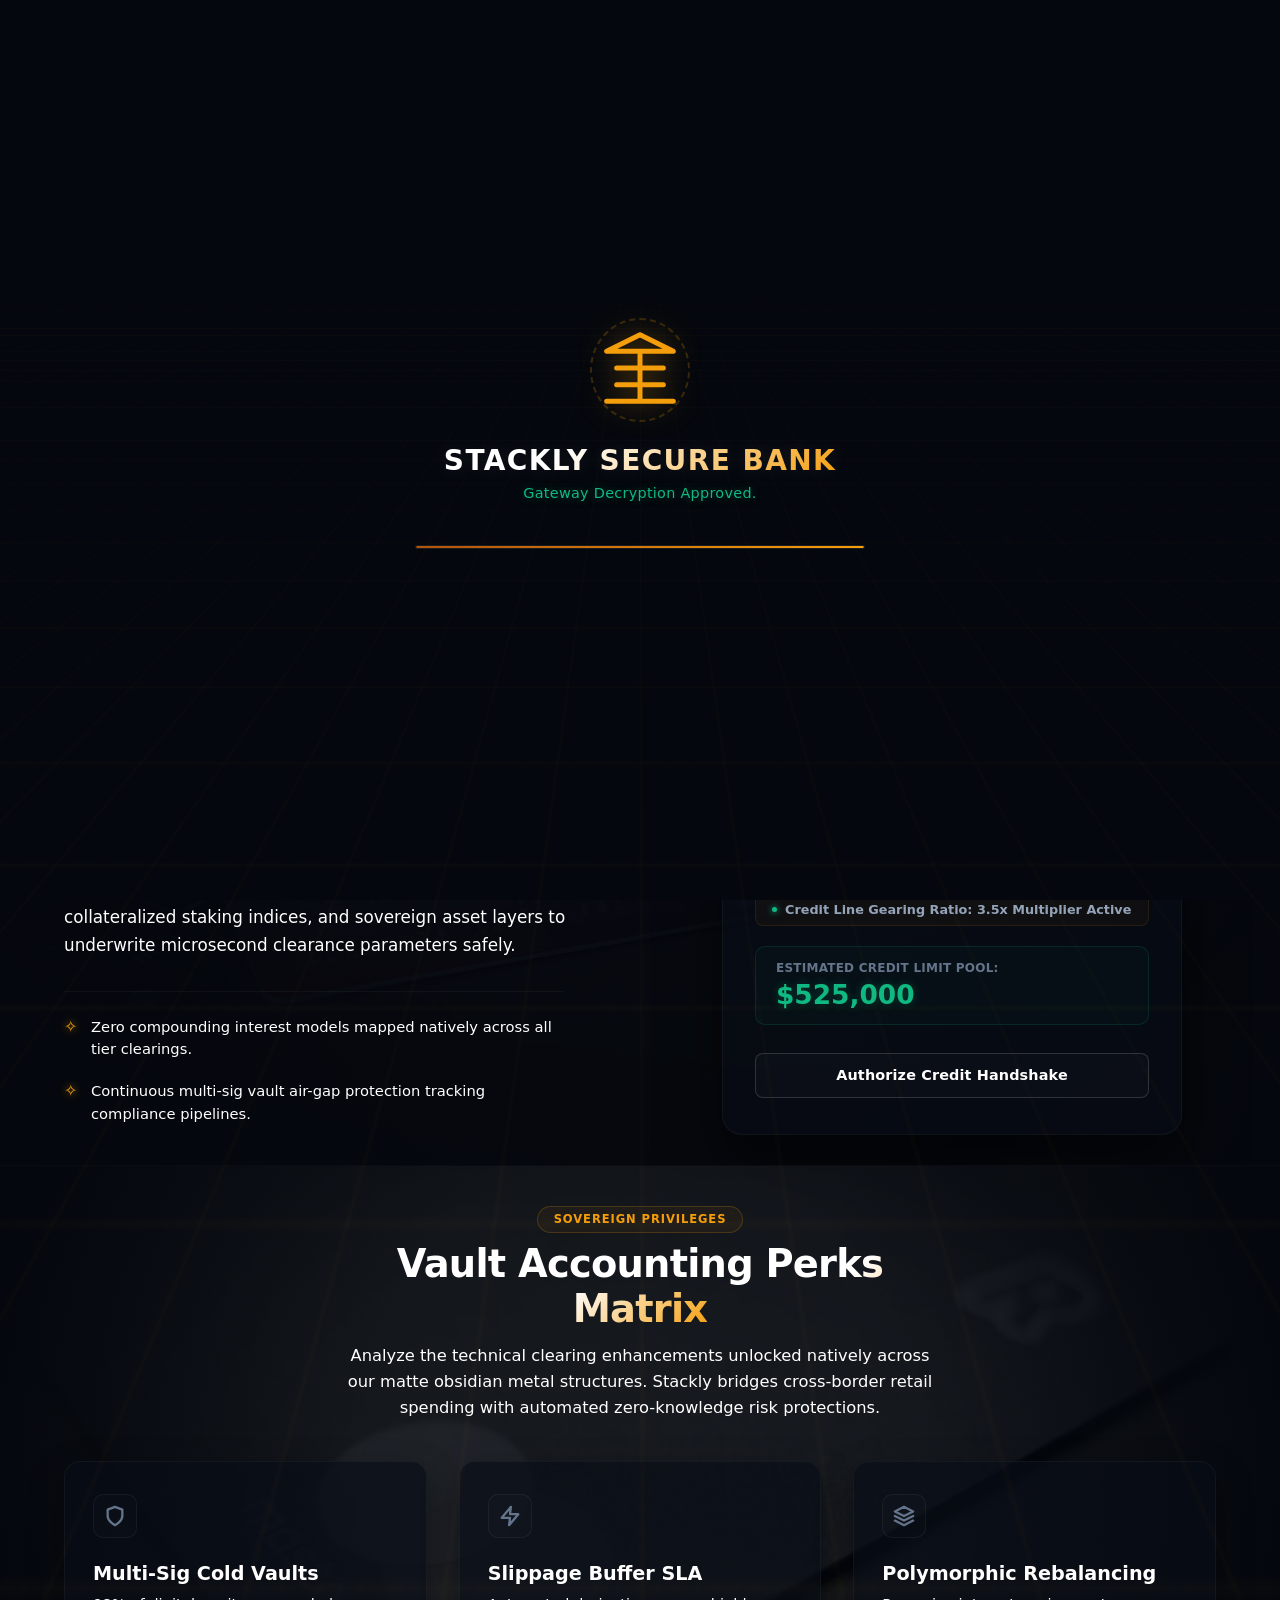
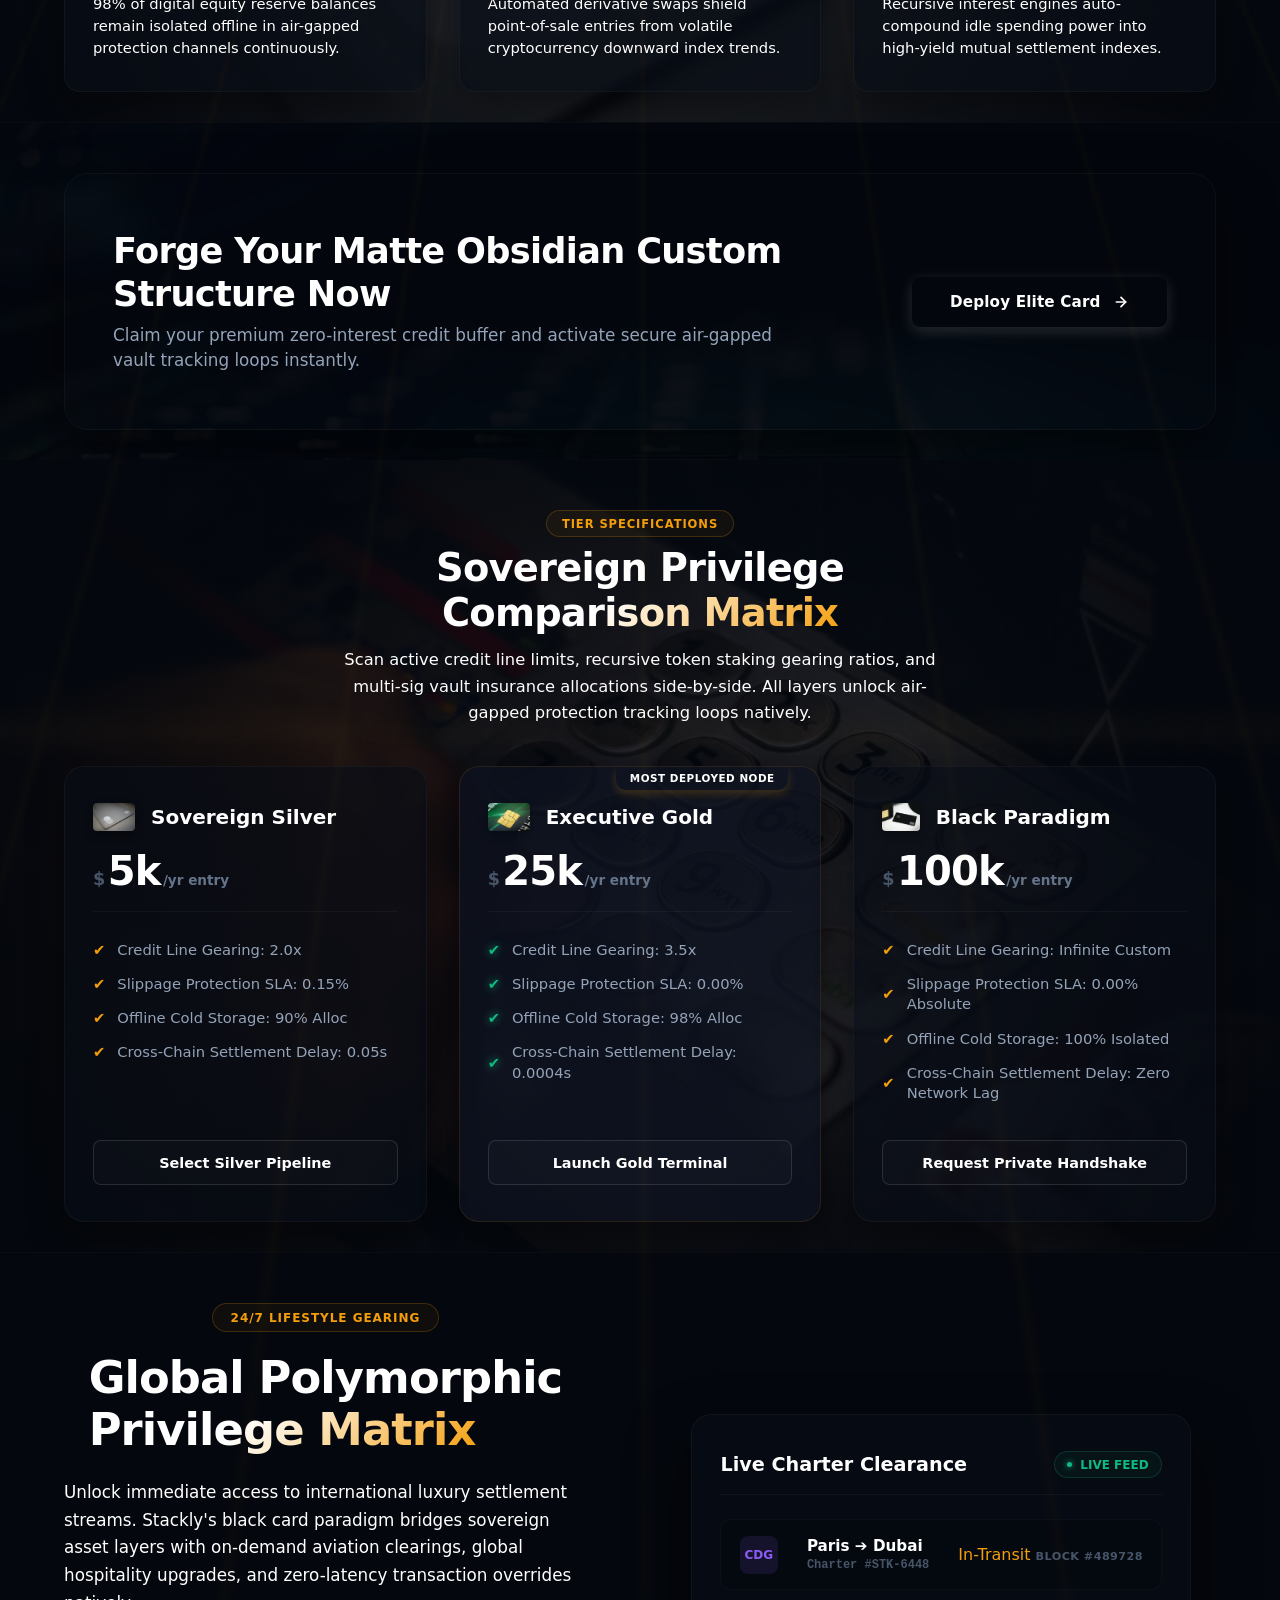
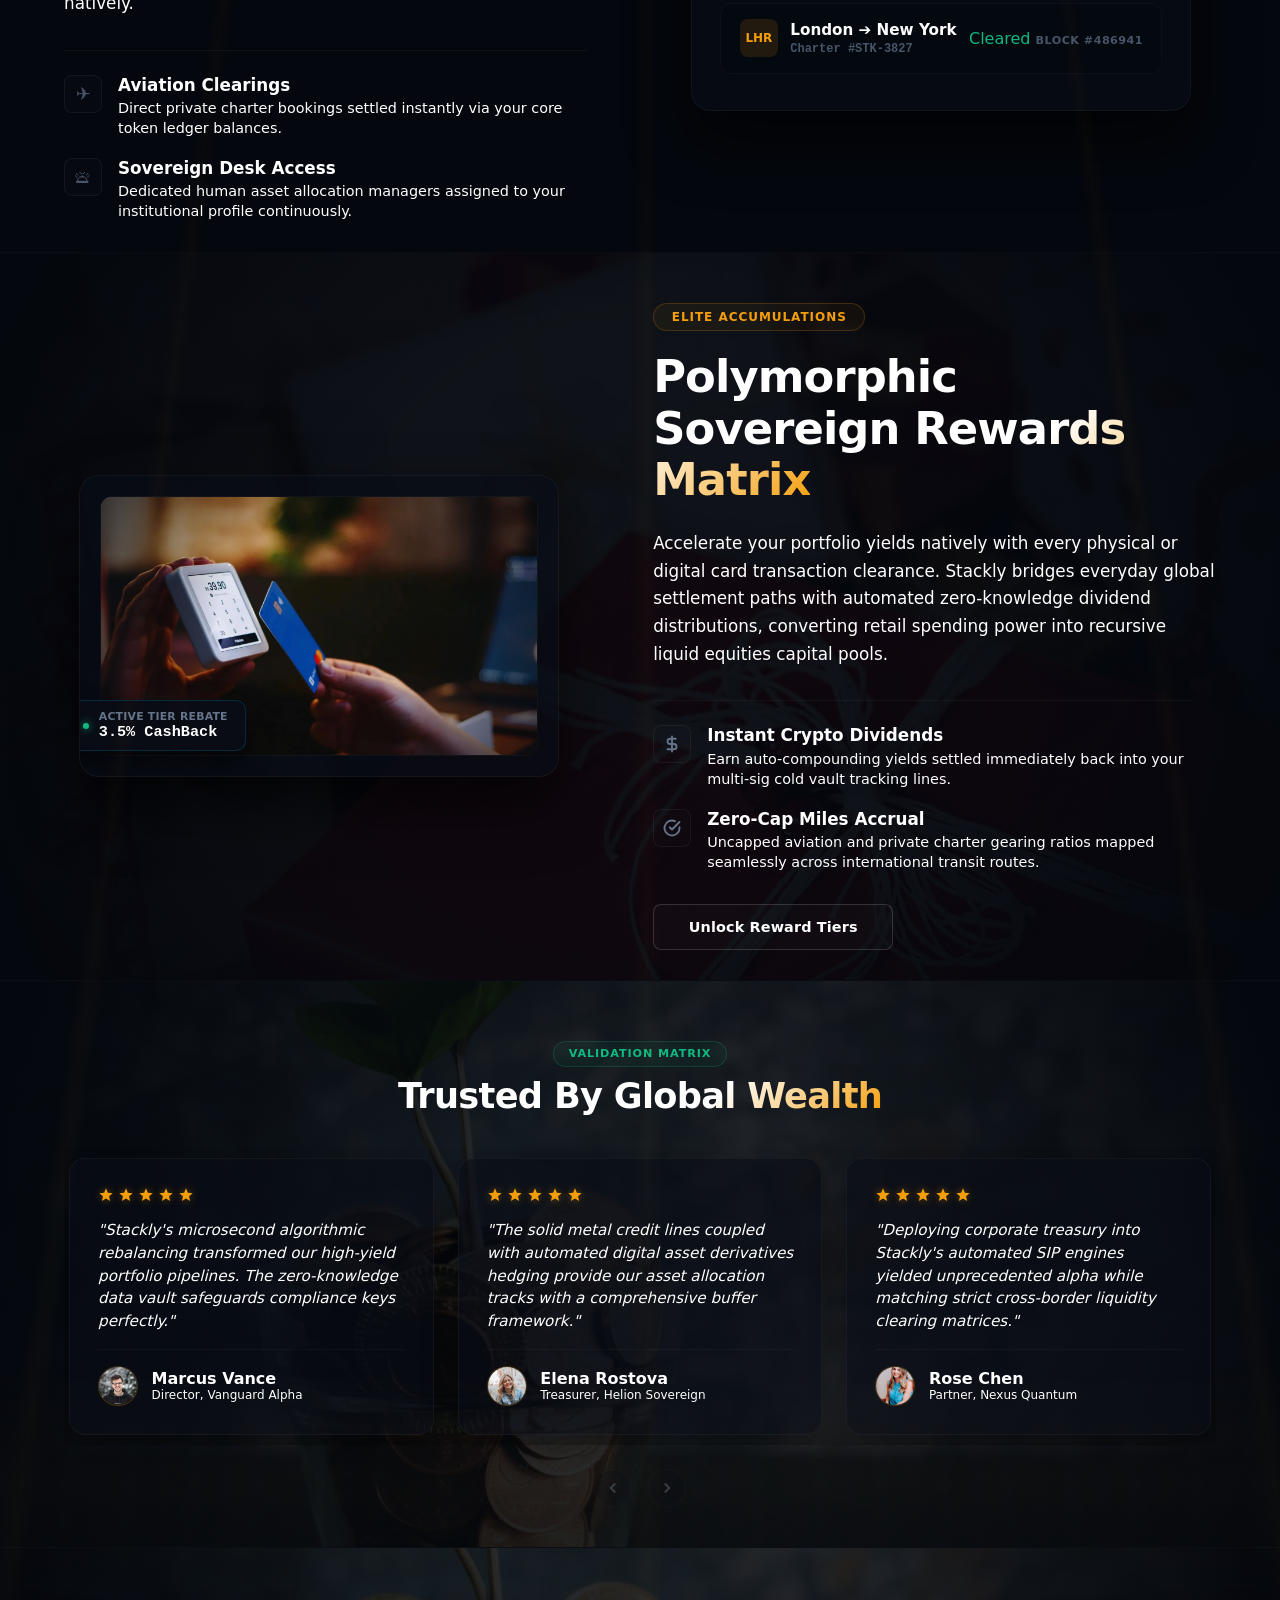
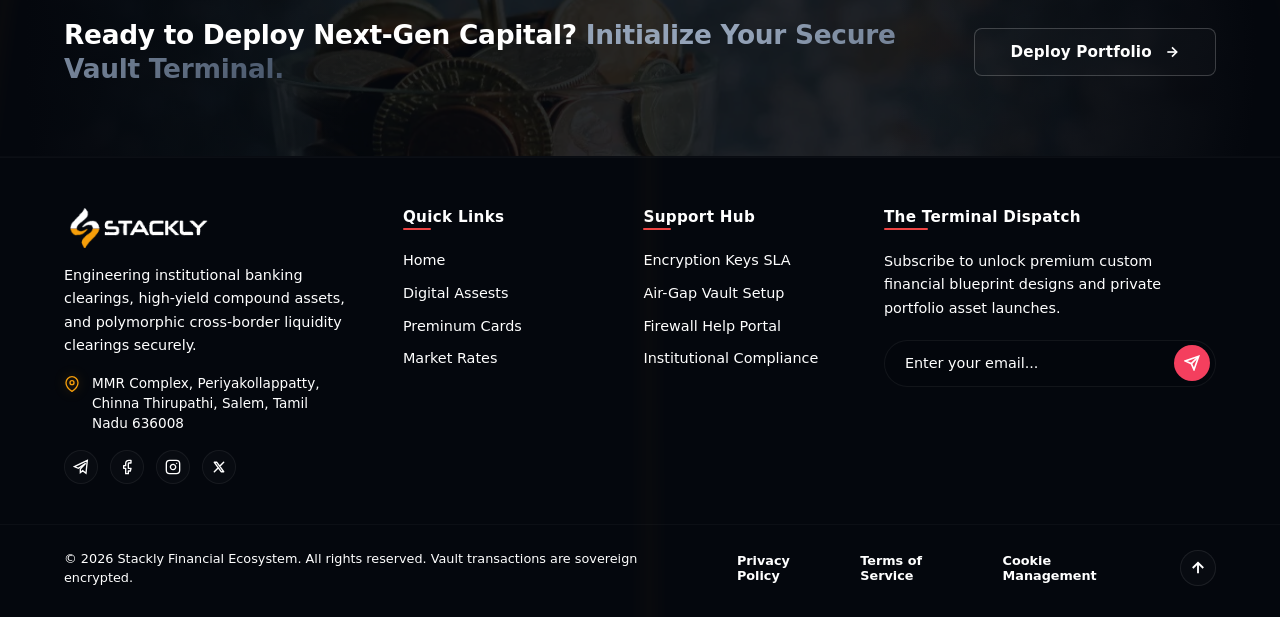
<file: cards.html>
<!DOCTYPE html>
<html lang="en">
<head>
    <meta charset="UTF-8">
    <meta name="viewport" content="width=device-width, initial-scale=1.0">
    <title>Secure Banking Entry | Stackly</title>
    <!-- Link to external CSS sheet -->
    <link rel="stylesheet" href="style.css">
</head>
<body>

    <!-- Preloader Shield Screen -->
    <div id="preloader">
        <div class="bg-grid"></div>
        <div class="preloader-content">
            
            <div class="logo-wrapper">
                <div class="logo-ring"></div>
                <!-- Premium Vector Bank Icon -->
                <svg class="logo-svg" viewBox="0 0 24 24" fill="none" stroke="currentColor" stroke-width="1.5" stroke-linecap="round" stroke-linejoin="round">
                    <path d="M12 22V8M5 12H19M5 17H19M2 22H22M12 2L2 7H22L12 2Z"/>
                </svg>
            </div>

            <h1>Stackly Secure Bank</h1>
            <div class="status-msg" id="loading-text">Initializing Firewall...</div>

            <div class="progress-container">
                <div class="progress-bar"></div>
            </div>
            
        </div>
    </div>

   
<script>
    // Dynamic Financial Network Handshake Messages
const updates = [
    { time: 0, text: "Initializing Security Firewall..." },
    { time: 600, text: "Configuring End-to-End Handshake..." },
    { time: 1300, text: "Syncing Cryptographic Ledger Assets..." },
    { time: 2000, text: "Gateway Decryption Approved." }
];

const textElement = document.getElementById('loading-text');

// Loop through each progress text sequence smoothly
updates.forEach(phase => {
    setTimeout(() => {
        textElement.innerText = phase.text;
        
        // Turn the final verification text status to glowing green
        if (phase.text.includes("Approved")) {
            textElement.style.color = "var(--success-glow)";
            textElement.style.textShadow = "0 0 10px rgba(16, 185, 129, 0.4)";
        }
    }, phase.time);
});

// Rigid dismissal trigger locked strictly under 3 seconds (2800 milliseconds)
window.addEventListener('DOMContentLoaded', () => {
    setTimeout(() => {
        const loader = document.getElementById('preloader');
        const content = document.getElementById('app-content');
        
        // Hide preloader shield via smooth visual transition
        loader.style.opacity = '0';
        loader.style.visibility = 'hidden';
        
        // Reveal main dashboard console workspace
        content.classList.add('visible');
    }, 2800); 
});

</script>
  

    <!-- Floating Transparent Header -->
<header class="navbar-wrapper">
        <div class="navbar-container">
            
            
            <div class="brand-logo" id="logoBtn" title="Refresh Secure Vault Terminal">
                <img src="./Assests/logo.webp" alt="Stackly Secure Finance Logo" class="brand-img-fallback">
                
            </div>

            <!-- Zone 2: Centered Navigation Menu List (Transforms into 75% wide drawer on mobile) -->
            <ul class="nav-links" id="navLinks">
    <li><a href="index.html" class="nav-item">Home</a></li>
    <li><a href="digitalassests.html" class="nav-item">Digital Assets</a></li>
    <li><a href="cards.html" class="nav-item">Premium Cards</a></li>
    <li><a href="rates.html" class="nav-item">Market Rates</a></li>
    <li><a href="contact.html" class="nav-item">Contact Us</a></li>
    
    <!-- Mobile View Specific Auth Buttons (Hidden on Desktop) -->
    <div class="auth-group mobile-only-auth">
        <a href="login.html" class="btn-auth btn-login">Login</a>
        <a href="signup.html" class="btn-auth btn-signup">Sign Up</a>
    </div>
</ul>

            <!-- Zone 3: Desktop View Specific Auth Buttons (Hidden on Mobile) -->
            <div class="auth-group desktop-only-auth">
                <a href="login.html" class="btn-auth btn-login">Login</a>
                <a href="signup.html" class="btn-auth btn-signup">Sign Up</a>
            </div>

            <!-- Mobile View Hamburger Icon Button Interface -->
            <button class="hamburger-trigger" id="hamburgerToggle" aria-label="Toggle Navigation Menu">
                <span class="bar"></span>
                <span class="bar"></span>
                <span class="bar"></span>
            </button>

        </div>
    </header>
    
    <!-- Dim Dark Screen Background Overlay veil -->
    <div class="menu-overlay" id="menuOverlay"></div>

<script>
      document.addEventListener('DOMContentLoaded', () => {
    
    // Core Layout Interaction Handles Declarations
    const logoBtn = document.getElementById('logoBtn');
    const hamburgerToggle = document.getElementById('hamburgerToggle');
    const navLinks = document.getElementById('navLinks');
    const menuOverlay = document.getElementById('menuOverlay');
    const navItems = document.querySelectorAll('.nav-item');

    // ==========================================================================
    // 1. BRAND LOGO HARD PAGE REFRESH ENGINE
    // ==========================================================================
    if (logoBtn) {
        logoBtn.addEventListener('click', (event) => {
            event.preventDefault();
            window.location.reload(); // Invokes immediate native hard page document refresh loop
        });
    }

    // ==========================================================================
    // 2. GLASSMORPHISM AUTO-SCROLL MONITOR
    // ==========================================================================
    window.addEventListener('scroll', () => {
        const headerNode = document.querySelector('.navbar-wrapper');
        if (headerNode) {
            if (window.scrollY > 30) {
                headerNode.classList.add('scrolled');
            } else {
                headerNode.classList.remove('scrolled');
            }
        }
    });

    // ==========================================================================
    // 3. RESPONSIVE HAMBURGER & 75% SIDEBAR DRAWER MASTER CONTROLLERS
    // ==========================================================================
    function openMenu() {
        if (hamburgerToggle && navLinks && menuOverlay) {
            hamburgerToggle.classList.add('active');
            navLinks.classList.add('open');
            menuOverlay.classList.add('active');
            
            // FREEZES BACKGROUND SCROLLING: Symmetrically locks window views across both root body & html tags
            document.body.classList.add('scroll-locked');
            document.documentElement.classList.add('scroll-locked');
        }
    }

    function closeMenu() {
        if (hamburgerToggle && navLinks && menuOverlay) {
            hamburgerToggle.classList.remove('active');
            navLinks.classList.remove('open');
            menuOverlay.classList.remove('active');
            
            // ALLOWS SCROLLING AGAIN: Wipes constraint classes to return liquid background tracking instantly
            document.body.classList.remove('scroll-locked');
            document.documentElement.classList.remove('scroll-locked');
        }
    }

    if (hamburgerToggle) {
        hamburgerToggle.addEventListener('click', () => {
            if (navLinks && navLinks.classList.contains('open')) {
                closeMenu();
            } else {
                openMenu();
            }
        });
    }
    
    if (menuOverlay) {
        menuOverlay.addEventListener('click', closeMenu);
    }

    // Automatically close mobile menu and unlock scrolling if a user hits any active navigation link anchor choice
    navItems.forEach(item => {
        item.addEventListener('click', closeMenu);
    });

    // ==========================================================================
    // 4. GLOBAL INTERCEPTION ROUTER FOR 404 TEMPLATE TARGETS
    // ==========================================================================
    const secureLinks404 = document.querySelectorAll('a[href="404.html"],');

    secureLinks404.forEach(link => {
        link.addEventListener('click', (event) => {
            event.preventDefault(); 
            closeMenu(); // Safeguard: shut open drawers before navigation transitions
            
            const interfaceSegmentName = link.textContent.trim() || "Secure Gateway Module";
           ;
            window.location.href = "404.html";
        });
    });

    // ==========================================================================
    // 5. SAFETY CANVAS CLEAN SWEEP OVERRIDE
    // ==========================================================================
    window.addEventListener('resize', () => {
        // Auto-unlocks page scrolling if window workspace scales dynamically back up past mobile limits
        if (window.innerWidth > 1024) {
            closeMenu(); 
        }
    });
});

// --- 14. PRELOADER TERMINAL INTERFACE COMPLETE DETECTION & NAVBAR REVELATION ENGINE ---
document.addEventListener('DOMContentLoaded', () => {
    const preloaderElement = document.getElementById('preloader');
    const masterNavbarWrapper = document.querySelector('.navbar-wrapper');

    // Simulate standard preloader duration timing catch up curves loops
    // Change the timeout delay milliseconds metrics to match your exact loader animation timing config
    setTimeout(() => {
        if (preloaderElement) {
            // 1. Fade out and disable the preloader screen overlays interface canvas
            preloaderElement.style.opacity = '0';
            preloaderElement.style.visibility = 'hidden';
        }

        // 2. Safely reveal the premium glassmorphic navigation header capsule bar after the loader drops out
        if (masterNavbarWrapper) {
            masterNavbarWrapper.classList.add('navbar-visible');
        }
    }, 2500); // 2500ms matches the 2.5s progress-bar loading animation timeline
});

// --- 25. AUTOMATED DYNAMIC NAVIGATION ACTIVE TRACKING ENGINE ---
document.addEventListener('DOMContentLoaded', () => {
    // Extract the complete trailing pathname string segment from the active browser window address
    // Example: "/index.html" or "/digitalassests.html"
    const standardCurrentPath = window.location.pathname;
    
    // Target all navigation anchor link elements rendered inside the master container list
    const masterMenuLinks = document.querySelectorAll('.nav-links .nav-item');

    masterMenuLinks.forEach(link => {
        // Retrieve the literal string contents of the specific node href attribute entry
        const linkTargetHref = link.getAttribute('href');

        // Clean slate reset: Strip any existing active modifiers to avoid page state pollution bugs
        link.classList.remove('active');

        // 1. Precise Path Matching Filter Logic Guard
        if (standardCurrentPath.endsWith(linkTargetHref)) {
            link.classList.add('active');
        } 
        
        // 2. Baseline Default Fallback Guard: If path is a raw root folder slash "/", force Home active status
        else if ((standardCurrentPath === '/' || standardCurrentPath.endsWith('/')) && linkTargetHref === 'index.html') {
            link.classList.add('active');
        }
    });
});

</script>

<!-- Section: Premium Cards High-Impact Portfolio Hero -->
<section class="cards-hero-viewport" id="cards-home" aria-labelledby="cards-hero-headline">
    
    <!-- Zone 1: Ambient Canvas Backdrop Configurations -->
    <div class="cards-bg-canvas">
        <img src="./Assests/ATM pin - bg.webp" alt="Stackly Elite Clearing Matrix Grid" class="cards-vector-backing">
        <div class="cards-masking-shade"></div>
    </div>

    <!-- Zone 2: Main Grid Matrix Constraint Wrapper -->
    <div class="cards-layout-matrix">
        
        <!-- Column A: Descriptive Text Hub Component -->
        <div class="cards-text-cluster">
            <span class="cards-pill-lbl">Sovereign Credit Lines</span>
            <h1 class="cards-title" id="cards-hero-headline">Architected For <br><span>Infinite Capital</span></h1>
            <p class="cards-paragraph">
                Forge your physical liquidity footprint with solid matte obsidian metal card structures. Backed by real-time polymorphic asset accounting, zero-latency spending buffers, and institutional multi-sig vault loops natively.
            </p>
            <div class="cards-action-row">
                <a href="404.html" class="cards-btn btn-gold-neon">Configure Credit Line</a>
                <a href="404.html" class="cards-btn btn-glass-outline">Compare Tiers Matrix</a>
            </div>
        </div>

        <!-- Column B: Asymmetric 3D Tiered Multi-Card Stack Panel -->
        <div class="cards-interactive-pane">
            <div class="card-stack-wrapper">
                <div class="cards-radial-backdrop"></div>
                
                <!-- Card Layer 1: Silver Sovereign Tier -->
                <div class="physical-card-layer card-silver-tier drift-animation-alpha">
                    <img src="./Assests/platinum card.webp" alt="Stackly Sovereign Silver Tier Membership Metal Card" class="card-asset-img">
                </div>

                <!-- Card Layer 2: Gold Vault Executive Tier -->
                <div class="physical-card-layer card-gold-tier drift-animation-beta">
                    <img src="./Assests/gold.webp" alt="Stackly Executive Gold Tier Vault Access Metal Card" class="card-asset-img">
                </div>

                <!-- Card Layer 3: Black Paradigm Elite Tier -->
                <div class="physical-card-layer card-black-tier drift-animation-gamma">
                    <img src="./Assests/infinite card.webp" alt="Stackly Black Paradigm Sovereign Allocation Metal Card" class="card-asset-img">
                </div>

            </div>
        </div>

    </div>
</section>

<style>
    /* ==========================================================================
   STACKLY PREMIUM CARDS PORTFOLIO HERO DESIGN ARCHITECTURE
   ========================================================================== */

/* ==========================================================================
   STACKLY PREMIUM CARDS PORFOLIO HERO - FIXED SPACING UNLOCK
   ========================================================================== */

.cards-hero-viewport {
    position: relative !important;
    display: block !important;
    clear: both !important; /* Forces strict block flow isolation downwards beneath headers */
    width: 100% !important;
    background-color: #04070d;
    
    /* FIXED: Changed from 100vh to auto to stop the browser from forcing empty bottom spacing stretching */
    min-height: auto !important; 
    height: auto !important;
    
    /* SPECIFIC CONFIGURATION: RIGID COMPACT VERTICAL SPACING CONTROLS */
    padding-top: 140px !important;   /* Re-biased top cushion area down to 140px to leave clean space clearance for floating navbar */
    padding-bottom: 20px !important;  /* CRITICAL SPEC SPEC: Hard-locked bottom space strictly to 10px */
    
    box-sizing: border-box;
    overflow: hidden;
    z-index: 5;
}


/* Ambient canvas setup layers backdrop mesh */
.cards-bg-canvas {
    position: absolute;
    top: 0; left: 0; width: 100%; height: 100%;
    z-index: 1; pointer-events: none;
}
.cards-vector-backing {
    width: 105%; height: 105%; object-fit: cover; opacity: 0.14;
    animation: cardsBackingDrift 22s linear infinite alternate;
}
.cards-masking-shade {
    position: absolute; top: 0; left: 0; width: 100%; height: 100%;
    background: radial-gradient(circle at center, transparent 30%, #04070d 95%),
                linear-gradient(180deg, transparent 40%, #04070d 100__);
}

/* Master Grid Alignment Matrix Split Layout Cores */
.cards-layout-matrix {
    position: relative;
    z-index: 5;
    max-width: 1400px;
    margin: 0 auto;
    display: grid;
    grid-template-columns: 1.1fr 0.9fr; /* Asymmetric split grid proportions */
    gap: 5rem;
    align-items: center;
    padding: 0 5%;
}

/* --- COLUMN A: COPYWRITING MARKETING HUB STYLING --- */
.cards-text-cluster { display: flex; flex-direction: column; align-items: flex-start; }

.cards-pill-lbl {
    display: inline-block;
    background: rgba(245, 158, 11, 0.05);
    border: 1px solid rgba(245, 158, 11, 0.2);
    padding: 0.4rem 1.1rem;
    border-radius: 50px;
    font-size: 0.75rem;
    font-weight: 700;
    color: #f59e0b;
    text-transform: uppercase;
    letter-spacing: 0.08em;
    margin-bottom: 1.25rem;
    animation: cardsFadeInUp 0.8s ease forwards;
}

.cards-title {
    font-size: 3.5rem;
    font-weight: 800;
    line-height: 1.15;
    color: #ffffff;
    letter-spacing: -0.02em;
    margin-bottom: 1.5rem;
    animation: cardsFadeInUp 1s ease 0.2s forwards;
    opacity: 0;
}
.cards-title span {
    background: linear-gradient(135deg, #ffffff 40%, #f59e0b 100%);
    -webkit-background-clip: text;
    -webkit-text-fill-color: transparent;
    filter: drop-shadow(0 0 20px rgba(245, 158, 11, 0.25));
}

.cards-paragraph {
    font-size: 1.05rem;
    color: white;
    line-height: 1.65;
    margin-bottom: 2.5rem;
    max-width: 580px;
    transition: color 0.3s ease, text-shadow 0.3s ease;
    animation: cardsFadeInUp 1s ease 0.4s forwards;
    opacity: 0;
}
.cards-paragraph:hover {
    color: #f59e0b;
    text-shadow: 0 0 10px rgba(245, 158, 11, 0.35); /* Amber typographical text glow bloom on hover */
}

/* Call to actions trigger elements button rows */
.cards-action-row {
    display: flex;
    gap: 1.5rem;
    align-items: center;
    animation: cardsFadeInUp 1s ease 0.5s forwards;
    opacity: 0;
}

.cards-btn {
    text-decoration: none;
    font-weight: 700;
    font-size: 0.95rem;
    padding: 0.9rem 2.2rem;
    border-radius: 8px;
    transition: all 0.4s cubic-bezier(0.165, 0.84, 0.44, 1);
    text-align: center;
}

.btn-gold-neon {
    background: linear-gradient(135deg, #b45309 0%, #f59e0b 100%);
    color: white;
    box-shadow: 0 4px 20px rgba(245, 158, 11, 0.25);
}
.btn-gold-neon:hover {
    transform: translateY(-3px);
    box-shadow: 0 8px 30px rgba(245, 158, 11, 0.55);
    filter: brightness(1.1);
}

.btn-glass-outline {
    color: #ffffff;
    border: 1px solid rgba(255, 255, 255, 0.15);
    background: rgba(255, 255, 255, 0.02);
    backdrop-filter: blur(10px);
}
.btn-glass-outline:hover {
    border-color: #f59e0b;
    background: rgba(245, 158, 11, 0.04);
    color: #f59e0b;
    box-shadow: 0 0 20px rgba(245, 158, 11, 0.15);
    transform: translateY(-2px);
}

/* --- COLUMN B: 3D ASYMMETRIC STACKED PREMIUM CARDS --- */
.cards-interactive-pane {
    display: flex;
    justify-content: center;
    align-items: center;
    position: relative;
    animation: cardsScaleIn 1.2s cubic-bezier(0.165, 0.84, 0.44, 1) forwards;
}

.card-stack-wrapper {
    position: relative;
    width: 100%;
    max-width: 440px;
    height: 400px; /* Rigid vertical height container wraps multiple overlap cards elements */
}

.cards-radial-backdrop {
    position: absolute;
    width: 120%; height: 120%;
    top: -10%; left: -10%;
    background: radial-gradient(circle at center, rgba(245, 158, 11, 0.1) 0%, transparent 70%);
    filter: blur(40px);
    z-index: 1; pointer-events: none;
}

/* Master core hardware isolated layering engine properties configuration */
.physical-card-layer {
    position: absolute;
    width: 290px;
    height: 180px;
    border-radius: 14px;
    overflow: hidden;
    box-shadow: 0 15px 35px rgba(0, 0, 0, 0.6);
    transition: transform 0.6s cubic-bezier(0.165, 0.84, 0.44, 1), 
                box-shadow 0.6s ease, 
                filter 0.6s ease;
    will-change: transform;
}

.card-asset-img {
    width: 100% !important;
    height: 100% !important;
    object-fit: cover !important; /* Proportional edge fit: prevents geometric card distortions */
    border: 1px solid rgba(255, 255, 255, 0.06);
    border-radius: 14px;
}

/* Initial 3D Spatial Offsets Placements Stack Mapping mapping */
.card-silver-tier {
    top: 5%; left: 0;
    z-index: 2;
    transform: rotate(-12deg);
    filter: brightness(0.65) blur(0.5px);
}

.card-gold-tier {
    top: 24%; left: 15%;
    z-index: 3;
    transform: rotate(-4deg);
    filter: brightness(0.8);
}

.card-black-tier {
    bottom: 8%; right: -5px;
    z-index: 4;
    transform: rotate(8deg);
}

/* ==========================================================================
   ADVANCED HOVER DE-SYNC TRANSLATIONS FOR REAL VISUAL DEPTH FIELDS
   ========================================================================== */

/* De-synchronizes and expands the stacked layers outward on envelope tracking hover events */
.card-stack-wrapper:hover .card-silver-tier {
    transform: translate3d(-35px, -25px, 0) rotate(-18deg) scale(0.95);
    filter: brightness(0.8) blur(0px);
    z-index: 2;
}

.card-stack-wrapper:hover .card-gold-tier {
    transform: translate3d(-10px, -5px, 0) rotate(-2deg) scale(1.02);
    filter: brightness(0.95);
    z-index: 3;
}

.card-stack-wrapper:hover .card-black-tier {
    transform: translate3d(35px, 25px, 0) rotate(14deg) scale(1.06);
    box-shadow: 0 25px 50px rgba(0, 0, 0, 0.85), 0 0 25px rgba(245, 158, 11, 0.2);
    z-index: 4;
}

/* --- CONTINUOUS CINEMATIC DRIFTING ANIMATIONS --- */
.drift-animation-alpha { animation: cardsDriftAlpha 5s ease-in-out infinite alternate; }
.drift-animation-beta { animation: cardsDriftBeta 6s ease-in-out infinite alternate-reverse; }
.drift-animation-gamma { animation: cardsDriftGamma 5.5s ease-in-out infinite alternate; }

@keyframes cardsDriftAlpha { 0% { margin-top: 0; } 100% { margin-top: -8px; } }
@keyframes cardsDriftBeta { 0% { margin-top: 0; } 100% { margin-top: 10px; } }
@keyframes cardsDriftGamma { 0% { margin-top: 0; } 100% { margin-top: -6px; } }

@keyframes cardsFadeInUp {
    0% { transform: translateY(25px); opacity: 0; }
    100% { transform: translateY(0); opacity: 1; }
}
@keyframes cardsScaleIn {
    0% { transform: scale(0.97); opacity: 0; }
    100% { transform: scale(1); opacity: 1; }
}
@keyframes cardsBackingPan {
    0% { transform: scale(1) translate(0, 0); }
    100% { transform: scale(1.04) translate(-1%, -1%); }
}

/* ==========================================================================
   RESPONSIVE DESIGN MANAGEMENT VIEWPORTS CONFIGURATION BREAKPOINTS
   ========================================================================== */
@media (max-width: 1140px) {
    .cards-title { font-size: 2.8rem; }
    .card-silver-tier { left: 15px; }
    .card-black-tier { right: 15px; }
}

@media (max-width: 992px) {
    .cards-hero-viewport { padding-top: 100px !important; } /* Tightens top boundary space limits on tablet grids */
    .cards-layout-matrix {
        grid-template-columns: 1fr; /* Re-stacks grids layout to single columns blocks on tablet configurations */
        gap: 4rem;
        text-align: center;
    }
    .cards-paragraph { margin-left: auto; margin-right: auto; }
    .cards-action-row { justify-content: center; }
    
    /* Converts 3D space overlaps into vertical responsive listings blocks safely to prevent clipping elements */
    .cards-interactive-pane { order: 2; display: flex; flex-direction: column; width: 100%; }
    .cards-text-cluster { order: 1; }
    
    .card-stack-wrapper { height: auto; display: flex; flex-direction: column; align-items: center; gap: 1rem; max-width: 440px; }
    .physical-card-layer { position: static !important; transform: none !important; animation: none !important; width: 100%; max-width: 320px; height: 200px; }
    .physical-card-layer filter { filter: none !important; }
}

@media (max-width: 480px) {
    .cards-title { font-size: 2.2rem; }
    .cards-action-row { flex-direction: column; width: 100%; gap: 1rem; }
    .cards-btn { width: 100%; }
    .physical-card-layer { height: 180px; }
}

</style>

<!-- Section: Premium Credit Limit Eligibility Estimator Matrix -->
<section class="eligibility-matrix-viewport" id="eligibility-estimator" aria-labelledby="matrix-title-id">
    
    <!-- Zone 1: Ambient Backdrop Canvas Configuration -->
    <div class="eligibility-bg-canvas">
        <img src="./Assests/credit card.webp" alt="Stackly Distributed Financial Architecture Shading Grid" class="eligibility-vector-backing">
        <div class="eligibility-masking-shade"></div>
    </div>

    <!-- Zone 2: Main Grid Matrix Constraint Wrapper -->
    <div class="eligibility-layout-matrix">
        
        <!-- Column A: Descriptive Technical Text Hub Component -->
        <div class="eligibility-text-cluster">
            <span class="eligibility-pill-lbl">Instant Underwriting</span>
            <h2 class="eligibility-title" id="matrix-title-id">Calibrate Your Sovereign <span>Spending Power</span></h2>
            <p class="eligibility-paragraph">
                Simulate custom unsecured credit allocation buffers instantly. Stackly aggregates active cryptocurrency deposits, collateralized staking indices, and sovereign asset layers to underwrite microsecond clearance parameters safely.
            </p>
            
            <!-- Real-Time Vault Metrics Micro-Grid Panel -->
            <div class="eligibility-features-board">
                <div class="eligibility-feature-node">
                    <span class="feat-icon-bullet">✧</span>
                    <span class="feat-desc-text">Zero compounding interest models mapped natively across all tier clearings.</span>
                </div>
                <div class="eligibility-feature-node">
                    <span class="feat-icon-bullet">✧</span>
                    <span class="feat-desc-text">Continuous multi-sig vault air-gap protection tracking compliance pipelines.</span>
                </div>
            </div>
        </div>

        <!-- Column B: Interactive Dynamic Credit Limit Calculator Card Component -->
        <div class="eligibility-calculator-block">
            <div class="estimator-card-wrapper">
                <div class="estimator-neon-glow-edge"></div>
                <div class="estimator-inner-housing">
                    
                    <div class="estimator-card-header">
                        <h3 class="estimator-header-title">Eligibility Estimator</h3>
                        <img src="./Assests/infinite card.webp" alt="Sovereign Allocation Metal Card Micro Visual" class="estimator-mini-card">
                    </div>
                    
                    <!-- Input Input Block Group 1 -->
                    <div class="estimator-input-box">
                        <label for="estCollateralDeposit">Digital Assets Deposit ($)</label>
                        <div class="estimator-input-row">
                            <input type="number" id="estCollateralDeposit" value="100000" min="1000" step="5000">
                        </div>
                    </div>

                    <!-- Input Input Block Group 2 -->
                    <div class="estimator-input-box">
                        <label for="estStakingYield">Staking Pool Allocation ($)</label>
                        <div class="estimator-input-row">
                            <input type="number" id="estStakingYield" value="50000" min="0" step="2500">
                        </div>
                    </div>

                    <!-- Real-Time Gearing Speed Ratio Telemetry Track Matrix Feed -->
                    <div class="estimator-gearing-ticker">
                        <span class="estimator-ticker-dot"></span>
                        <span>Credit Line Gearing Ratio: 3.5x Multiplier Active</span>
                    </div>

                    <!-- Output Result Frame Component -->
                    <div class="estimator-live-output">
                        <span class="output-lbl-text">Estimated Credit Limit Pool:</span>
                        <span class="output-val-num" id="creditLimitResultDisplay">$525,000</span>
                    </div>

                    <!-- Submission Action Interceptor Trigger Component Route -->
                    <a href="404.html" class="estimator-execute-btn">Authorize Credit Handshake</a>

                </div>
            </div>
        </div>

    </div>
</section>

<style>
    /* ==========================================================================
   INTERACTIVE RE-BALANCED ELIGIBILITY ESTIMATOR SECTION STYLING
   ========================================================================== */

.eligibility-matrix-viewport {
    position: relative !important;
    display: block !important;
    clear: both !important; /* Total height separation shield protection layer from previous elements */
    width: 100% !important;
    background-color: #04070d;
    
    /* SPECIFIC CONFIGURATION SPECS: FORCED COMPACT VIEW BUFFER SPACES PADDING */
    padding-top: 50px !important;    /* Tightened top cushion area down to 50px */
    padding-bottom: 30px !important; /* Tightened bottom cushion area down to 30px */
    
    box-sizing: border-box;
    overflow: hidden;
    z-index: 55;
    border-bottom: 1px solid rgba(255, 255, 255, 0.02);
}

/* Background canvas setup layer backdrop mesh */
.eligibility-bg-canvas {
    position: absolute;
    top: 0; left: 0; width: 100%; height: 100%;
    z-index: 1; pointer-events: none;
}
.eligibility-vector-backing {
    width: 100%; height: 100%; object-fit: cover; opacity: 0.04;
}
.eligibility-masking-shade {
    position: absolute; top: 0; left: 0; width: 100%; height: 100%;
    background: radial-gradient(circle at center, transparent 30%, #04070d 95%);
}

/* Master Grid Alignment Matrix Split Layout Cores */
.eligibility-layout-matrix {
    position: relative;
    z-index: 5;
    max-width: 1400px;
    margin: 0 auto;
    display: grid;
    grid-template-columns: 1fr 1fr;
    gap: 6rem;
    align-items: center;
    padding: 0 5%;
}

/* --- COLUMN A: COPYWRITING MARKETING DESCRIPTION LABELS --- */
.eligibility-text-cluster { display: flex; flex-direction: column; align-items: flex-start; }

.eligibility-pill-lbl {
    display: inline-block;
    background: rgba(245, 158, 11, 0.05);
    border: 1px solid rgba(245, 158, 11, 0.2);
    padding: 0.4rem 1.1rem;
    border-radius: 50px;
    font-size: 0.75rem;
    font-weight: 700;
    color: #f59e0b;
    text-transform: uppercase;
    letter-spacing: 0.08em;
    margin-bottom: 1.25rem;
}

.eligibility-title {
    font-size: 2.8rem; font-weight: 800; color: #ffffff; line-height: 1.15; margin-bottom: 1.5rem; letter-spacing: -0.02em;
}
.eligibility-title span {
    background: linear-gradient(135deg, #ffffff 40%, #f59e0b 100%);
    -webkit-background-clip: text;
    -webkit-text-fill-color: transparent;
}

.eligibility-paragraph {
    font-size: 1.05rem; color: white; line-height: 1.65; margin-bottom: 2rem; max-width: 580px;
    transition: color 0.3s ease, text-shadow 0.3s ease;
}
.eligibility-paragraph:hover {
    color: #f59e0b; text-shadow: 0 0 10px rgba(245, 158, 11, 0.35); /* Amber typographical text glow bloom on hover */
}

/* Technical feature lists points entries block */
.eligibility-features-board {
    display: flex;
    flex-direction: column;
    gap: 1.25rem;
    border-top: 1px solid rgba(255,255,255,0.04);
    padding-top: 1.5rem;
    max-width: 500px;
}
.eligibility-feature-node { display: flex; align-items: flex-start; gap: 0.85rem; text-align: left; }
.feat-icon-bullet { color: #f59e0b; font-weight: 800; line-height: 1; margin-top: 0.15rem; filter: drop-shadow(0 0 4px #f59e0b); }
.feat-desc-text { font-size: 0.92rem; color: white; line-height: 1.5; font-weight: 500; }

/* --- COLUMN B: HIGH TECH CALCULATOR PANEL CARD ENGINE --- */
.eligibility-calculator-block {
    display: flex; justify-content: center; align-items: center; perspective: 1000px; width: 100%;
}
.estimator-card-wrapper { position: relative; width: 100%; max-width: 460px; }

.estimator-inner-housing {
    position: relative; background: rgba(9, 13, 22, 0.65); border: 1px solid rgba(255,255,255,0.04);
    padding: 2.25rem 2rem; border-radius: 20px; box-shadow: 0 30px 60px rgba(0,0,0,0.6); z-index: 2;
    transition: transform 0.5s cubic-bezier(0.165, 0.84, 0.44, 1), border-color 0.5s ease;
}

/* Hidden Absolute Golden Neon Border Outer Highlight Framework Frame */
.estimator-neon-glow-edge {
    position: absolute; top: 0; left: 0; width: 100%; height: 100%;
    border: 1.5px solid transparent; border-radius: 20px; pointer-events: none; z-index: 3;
    transition: all 0.5s ease;
}

/* Interactive Card Position Shifts Tilted Movements & Ambient Halos Blossoms */
.estimator-card-wrapper:hover .estimator-inner-housing {
    transform: rotateX(2deg) rotateY(-2deg) translateY(-3px); border-color: rgba(245, 158, 11, 0.20);
}
.estimator-card-wrapper:hover .estimator-neon-glow-edge {
    border-color: #f59e0b; box-shadow: inset 0 0 15px rgba(245, 158, 11, 0.15), 0 0 25px rgba(245, 158, 11, 0.04);
}

.estimator-card-header { display: flex; justify-content: space-between; align-items: center; margin-bottom: 1.5rem; }
.estimator-header-title { font-size: 1.25rem; font-weight: 700; color: #ffffff; letter-spacing: 0.01em; }
.estimator-mini-card { height: 32px; width: auto; object-fit: contain; border-radius: 4px; box-shadow: 0 4px 10px rgba(0,0,0,0.4); }

/* Input boxes fields systems styles configuration */
.estimator-input-box { display: flex; flex-direction: column; gap: 0.5rem; margin-bottom: 1.25rem; }
.estimator-input-box label { font-size: 0.75rem; font-weight: 600; color:white; text-transform: uppercase; letter-spacing: 0.04em; }
.estimator-input-row { display: flex; background: rgba(4, 7, 13, 0.6); border: 1px solid rgba(255,255,255,0.06); border-radius: 10px; padding: 0.25rem; transition: border-color 0.3s; }
.estimator-input-row:focus-within { border-color: #f59e0b; }
.estimator-input-row input { width: 100%; background: transparent; border: none; outline: none; padding: 0.65rem 0.85rem; color: #ffffff; font-size: 1.15rem; font-weight: 700; }

/* Real-Time Telemetry Multipliers Notification Bar layout box */
.estimator-gearing-ticker {
    display: flex; align-items: center; gap: 0.5rem; margin: 1.25rem 0;
    background: rgba(245, 158, 11, 0.04); padding: 0.55rem 1rem; border-radius: 8px;
    border: 1px solid rgba(245, 158, 11, 0.1); font-size: 0.8rem; font-weight: 600; color: #94a3b8;
}
.estimator-ticker-dot { width: 5px; height: 5px; background-color: #10b981; border-radius: 50%; box-shadow: 0 0 6px #10b981; animation: estPulseBlink 1.5s infinite alternate; }

/* Real-Time Arithmetic Calculation Display Layout Box */
.estimator-live-output {
    display: flex; flex-direction: column; gap: 0.25rem; margin-bottom: 1.75rem;
    background: rgba(16, 185, 129, 0.03); padding: 0.85rem 1.25rem; border-radius: 10px;
    border: 1px solid rgba(16, 185, 129, 0.15);
}
.output-lbl-text { font-size: 0.75rem; color: #64748b; font-weight: 600; text-transform: uppercase; letter-spacing: 0.02em; }
.output-val-num { font-size: 1.65rem; font-weight: 800; color: #10b981; text-shadow: 0 0 10px rgba(16,185,129,0.3); }

/* Secondary White Interactive Outline Action Trigger Buttons */
.estimator-execute-btn {
    display: block; text-align: center; text-decoration: none;
    background: rgba(255, 255, 255, 0.02); color: #ffffff !important;
    border: 1px solid rgba(255, 255, 255, 0.15); padding: 0.85rem; border-radius: 8px;
    font-weight: 700; font-size: 0.9rem; letter-spacing: 0.01em; transition: all 0.4s ease;
}
.estimator-card-wrapper:hover .estimator-execute-btn {
    background: linear-gradient(135deg, #b45309 0%, #f59e0b 100%);
    color: white !important; border-color: transparent; box-shadow: 0 4px 15px rgba(245, 158, 11, 0.35);
}

@keyframes estPulseBlink { 0% { transform: scale(1); opacity: 0.5; } 100% { transform: scale(1.3); opacity: 1; box-shadow: 0 0 8px #10b981; } }

/* ==========================================================================
   RESPONSIVE DESIGN MANAGEMENT BREAKPOINTS RE-STACKS MAPS
   ========================================================================== */
@media (max-width: 1024px) {
    .eligibility-layout-matrix { grid-template-columns: 1fr; gap: 4rem; text-align: center; }
    .eligibility-paragraph { margin-left: auto; margin-right: auto; }
    .eligibility-features-board { margin: 0 auto; }
    .estimator-card-wrapper { margin: 0 auto; }
}
@media (max-width: 480px) {
    .eligibility-title { font-size: 2rem; }
    .estimator-inner-housing { padding: 1.5rem 1.25rem; }
    .output-val-num { font-size: 1.35rem; }
}

</style>

<script>
    // --- 26. PREMIUM CREDIT UNDERWRITING ELIGIBILITY ARITHMETIC MECHANICS ---
document.addEventListener('DOMContentLoaded', () => {
    const assetDepositInput = document.getElementById('estCollateralDeposit');
    const stakeYieldInput = document.getElementById('estStakingYield');
    const creditResultDisplayNode = document.getElementById('creditLimitResultDisplay');

    if (assetDepositInput && stakeYieldInput && creditResultDisplayNode) {
        function executeUnderwritingRecalculation() {
            const rawDepositValue = parseFloat(assetDepositInput.value);
            const rawStakeValue = parseFloat(stakeYieldInput.value);
            
            // Premium Platform Capital Multiplier Allocation Ratio (3.5x Multiplier Stance)
            const clearingGearingMultiplier = 3.5;

            if (isNaN(rawDepositValue) || isNaN(rawStakeValue) || rawDepositValue < 0 || rawStakeValue < 0) {
                creditResultDisplayNode.innerText = "$0";
                return;
            }

            // Formula: Credit Allocation Pool = (Assets Deposit + Staking Allocation) * Multiplier
            const totalUnderwrittenCreditLine = (rawDepositValue + rawStakeValue) * clearingGearingMultiplier;

            // Render live result numbers back safely with standard currency local constraints
            creditResultDisplayNode.innerText = `$${totalUnderwrittenCreditLine.toLocaleString('en-US', { minimumFractionDigits: 0, maximumFractionDigits: 0 })}`;
        }

        // Attach layout interaction input monitors variables listeners hooks
        assetDepositInput.addEventListener('input', executeUnderwritingRecalculation);
        stakeYieldInput.addEventListener('input', executeUnderwritingRecalculation);

        // Run primary calculation to line up defaults states values immediately
        executeUnderwritingRecalculation();
    }
});

</script>

<!-- Semantic SEO-Safe Premium Cards Features Matrix Section -->
<section class="cards-features-viewport" id="premium-benefits" aria-labelledby="features-master-headline">
    
    <!-- Zone 1: Ambient Canvas Backdrop Configurations -->
    <div class="cfeats-bg-canvas">
        <img src="./Assests/platinum card.webp" alt="Stackly Real-Time Capital Settlement Network Shading" class="cfeats-vector-backing">
        <div class="cfeats-masking-shade"></div>
    </div>

    <div class="cfeats-layout-container">
        
        <!-- Zone 2: Section Header Group (SEO Structured Hierarchy) -->
        <header class="cfeats-header-block">
            <span class="cfeats-pill-tag">Sovereign Privileges</span>
            <h2 class="cfeats-title" id="features-master-headline">Vault Accounting <span>Perks Matrix</span></h2>
            <p class="cfeats-summary">
                Analyze the technical clearing enhancements unlocked natively across our matte obsidian metal structures. Stackly bridges cross-border retail spending with automated zero-knowledge risk protections.
            </p>
        </header>

        <!-- Zone 3: Responsive Multi-Column Creative Feature Grid Matrix -->
        <div class="cfeats-grid-matrix">
            
            <!-- Benefit Card Item 1 (Hosting pure inline SVG Shield vector) -->
            <article class="cfeats-node-item" aria-label="Multi-Sig Vault Escrow Security Feature">
                <div class="cfeats-inner-housing">
                    <span class="cfeats-node-icon">
                        <svg class="cfeats-node-icon-svg" width="22" height="22" viewBox="0 0 24 24" fill="none" stroke="currentColor" stroke-width="2.5" stroke-linecap="round" stroke-linejoin="round">
                            <path d="M12 22s8-4 8-10V5l-8-3-8 3v7c0 6 8 10 8 10z"/>
                        </svg>
                    </span>
                    <div class="cfeats-node-text">
                        <h3 class="cfeats-node-title">Multi-Sig Cold Vaults</h3>
                        <p class="cfeats-node-desc">98% of digital equity reserve balances remain isolated offline in air-gapped protection channels continuously.</p>
                    </div>
                </div>
            </article>

            <!-- Benefit Card Item 2 (Hosting pure inline SVG Lightning vector) -->
            <article class="cfeats-node-item" aria-label="Microsecond Slippage Mitigation Feature">
                <div class="cfeats-inner-housing">
                    <span class="cfeats-node-icon">
                        <svg class="cfeats-node-icon-svg" width="22" height="22" viewBox="0 0 24 24" fill="none" stroke="currentColor" stroke-width="2.5" stroke-linecap="round" stroke-linejoin="round">
                            <polygon points="13 2 3 14 12 14 11 22 21 10 12 10 13 2"/>
                        </svg>
                    </span>
                    <div class="cfeats-node-text">
                        <h3 class="cfeats-node-title">Slippage Buffer SLA</h3>
                        <p class="cfeats-node-desc">Automated derivative swaps shield point-of-sale entries from volatile cryptocurrency downward index trends.</p>
                    </div>
                </div>
            </article>

            <!-- Benefit Card Item 3 (Hosting pure inline SVG Stack vector) -->
            <article class="cfeats-node-item" aria-label="Recursive Asset Yield Rebalancing Feature">
                <div class="cfeats-inner-housing">
                    <span class="cfeats-node-icon">
                        <svg class="cfeats-node-icon-svg" width="22" height="22" viewBox="0 0 24 24" fill="none" stroke="currentColor" stroke-width="2.5" stroke-linecap="round" stroke-linejoin="round">
                            <polygon points="12 2 2 7 12 12 22 7 12 2"/>
                            <polyline points="2 17 12 22 22 17"/>
                            <polyline points="2 12 12 17 22 12"/>
                        </svg>
                    </span>
                    <div class="cfeats-node-text">
                        <h3 class="cfeats-node-title">Polymorphic Rebalancing</h3>
                        <p class="cfeats-node-desc">Recursive interest engines auto-compound idle spending power into high-yield mutual settlement indexes.</p>
                    </div>
                </div>
            </article>

        </div>

    </div>
</section>

<style>
    /* ==========================================================================
   CREATIVE CARDS FEATURES BENIFITS GRID DESIGN SYSTEM
   ========================================================================== */

.cards-features-viewport {
    position: relative !important;
    display: block !important;
    clear: both !important; /* Total height separation shield protection layer from previous elements */
    width: 100% !important;
    background-color: #04070d;
    
    /* SPECIFIC CONFIGURATION SPECS: FORCED COMPACT VIEW BUFFER SPACES PADDING */
    padding-top: 40px !important;    /* Tightened top cushion area down to 50px */
    padding-bottom: 30px !important; /* Tightened bottom cushion area down to 30px */
    
    box-sizing: border-box;
    overflow: hidden;
    z-index: 55;
    border-bottom: 1px solid rgba(255, 255, 255, 0.02);
}

/* Background canvas setup layers backdrop mesh */
.cfeats-bg-canvas {
    position: absolute;
    top: 0; left: 0; width: 100%; height: 100%;
    z-index: 1; pointer-events: none;
}
.cfeats-vector-backing {
    width: 100%; height: 100%; object-fit: cover; opacity: 0.13;
}
.cfeats-masking-shade {
    position: absolute; top: 0; left: 0; width: 100%; height: 100%;
    background: radial-gradient(circle at center, transparent 40%, #04070d 95%);
}

.cfeats-layout-container {
    max-width: 1400px;
    margin: 0 auto;
    width: 100%;
}

/* Tight Header Cluster Configurations */
.cfeats-header-block {
    text-align: center;
    max-width: 720px;
    margin: 0 auto 2.5rem auto; /* Tight margin spacing limit block */
    position: relative;
    z-index: 5;
    padding: 0 5%;
}
.cfeats-pill-tag {
    display: inline-block;
    background: rgba(245, 158, 11, 0.05);
    border: 1px solid rgba(245, 158, 11, 0.2);
    padding: 0.35rem 0.95rem;
    border-radius: 50px;
    font-size: 0.72rem;
    font-weight: 700;
    color: #f59e0b;
    text-transform: uppercase;
    letter-spacing: 0.08em;
    margin-bottom: 0.5rem;
}
.cfeats-title {
    font-size: 2.4rem;
    font-weight: 800;
    color: #ffffff;
    letter-spacing: -0.02em;
    margin-bottom: 0.75rem;
}
.cfeats-title span {
    background: linear-gradient(135deg, #ffffff 40%, #f59e0b 100%);
    -webkit-background-clip: text;
    -webkit-text-fill-color: transparent;
}
.cfeats-summary {
    font-size: 1.02rem;
    color: white;
    line-height: 1.6;
}

/* --- MULTI-COLUMN HIGH VISIBILITY RESPONSIVE GRID --- */
.cfeats-grid-matrix {
    position: relative;
    z-index: 5;
    display: grid;
    grid-template-columns: repeat(3, 1fr); /* Continuous desktop triple column distribution */
    gap: 2rem;
    padding: 0 5%;
}

.cfeats-node-item {
    position: relative;
    border-radius: 16px;
    background: rgba(9, 13, 22, 0.65);
    border: 1px solid rgba(255, 255, 255, 0.04);
    box-shadow: 0 15px 35px rgba(0, 0, 0, 0.4);
    transition: transform 0.5s cubic-bezier(0.165, 0.84, 0.44, 1), 
                border-color 0.5s ease, 
                box-shadow 0.5s ease;
}

.cfeats-inner-housing {
    padding: 2rem 1.75rem; /* Balanced interior padding spacing overrides */
    display: flex;
    flex-direction: column;
    gap: 1.5rem;
    height: 100%;
    box-sizing: border-box;
}

/* Pure Inline Vector SVG Capsule Framework Base box */
.cfeats-node-icon {
    width: 44px !important;
    height: 44px !important;
    background: rgba(255, 255, 255, 0.01) !important;
    border: 1px solid rgba(255, 255, 255, 0.05) !important;
    border-radius: 10px !important;
    display: flex !important;
    align-items: center !important;
    justify-content: center !important;
    flex-shrink: 0 !important;
    transition: transform 0.4s cubic-bezier(0.165, 0.84, 0.44, 1), 
                border-color 0.4s ease, 
                box-shadow 0.4s ease !important;
}

.cfeats-node-icon-svg {
    color: #64748b;
    transition: color 0.3s ease !important;
}

.cfeats-node-text {
    display: flex;
    flex-direction: column;
    gap: 0.5rem;
    text-align: left;
}

.cfeats-node-title {
    font-size: 1.2rem;
    font-weight: 700;
    color: #ffffff;
    transition: color 0.3s ease;
}

.cfeats-node-desc {
    font-size: 0.92rem;
    color: white;
    line-height: 1.5;
}

/* ==========================================================================
   INTERACTIVE HOVER THEMATIC RADIANT AMBER GLOW DRIVERS
   ========================================================================== */

.cfeats-node-item:hover {
    transform: rotateX(2deg) rotateY(-2deg) translateY(-4px);
    border-color: rgba(245, 158, 11, 0.35) !important; /* Lights up a clean neon golden outline tracking line */
    box-shadow: 0 25px 50px rgba(0, 0, 0, 0.75), 0 0 20px rgba(245, 158, 11, 0.04);
}

.cfeats-node-item:hover .cfeats-node-title {
    color: #f59e0b; /* Text hot swap match gold palette standard */
}

.cfeats-node-item:hover .cfeats-node-icon {
    border-color: #f59e0b !important;
    background: #f59e0b !important; /* Inverts capsule background to fill with pure banking gold theme */
    box-shadow: 0 0 15px rgba(245, 158, 11, 0.45) !important; /* Soft radial neon bloom */
    transform: scale(1.06) rotate(2deg);
}

/* Inverts inner vector paths sharply to absolute deep black inside active golden shapes */
.cfeats-node-item:hover .cfeats-node-icon-svg {
    color: white !important;
}

/* ==========================================================================
   RESPONSIVE DESIGN MANAGEMENT BREAKPOINTS RE-STACKS MAPS
   ========================================================================== */
@media (max-width: 1024px) {
    .cfeats-grid-matrix {
        grid-template-columns: repeat(2, 1fr); /* Re-allocates layout tracks structure into standard dual block boxes grid on tablets */
        gap: 1.5rem;
    }
    .cfeats-title { font-size: 2.1rem; }
}

@media (max-width: 680px) {
    .cfeats-grid-matrix {
        grid-template-columns: 1fr; /* Compresses matrix layout panels into simple stacked full width cards rows on phone displays */
        max-width: 440px;
        margin: 0 auto;
    }
    .cards-features-viewport { padding-top: 40px !important; padding-bottom: 25px !important; } /* Proportional vertical cushion spaces safety overrides */
    .cfeats-title { font-size: 1.8rem; }
}

</style>

<!-- Immutable Premium Cards 2-Line CTA Conversion Banner Section -->
<section class="cards-cta-viewport" id="cards-conversion-banner">
    
    <!-- Zone 1: Ambient Canvas Backdrop Configurations -->
    <div class="cards-cta-bg-canvas">
        <img src="./Assests/digi locker.webp" alt="Stackly Distributed Clearing Network Backdrop Grid" class="cards-cta-vector-backing">
        <div class="cards-cta-masking-shade"></div>
    </div>

    <!-- Zone 2: Main Grid Matrix Constraint Wrapper -->
    <div class="cards-cta-layout-matrix">
        <div class="cards-cta-glass-housing">
            <div class="cards-cta-neon-glow-edge"></div>
            <div class="cards-cta-inner-content">
                
                <!-- Zone 3: High-Impact 2-Line Typographic Header Cluster -->
                <div class="cards-cta-text-cluster">
                    <h2 class="cards-cta-main-headline">Forge Your Matte Obsidian Custom Structure Now</h2>
                    <p class="cards-cta-sub-headline">Claim your premium zero-interest credit buffer and activate secure air-gapped vault tracking loops instantly.</p>
                </div>

                <!-- Zone 4: Submission Action Link Button (Routes Safely to 404 Page) -->
                <div class="cards-cta-action-block">
                    <a href="404.html" class="cards-cta-execute-btn">
                        <span>Deploy Elite Card</span>
                        <svg class="cards-cta-btn-arrow" width="16" height="16" viewBox="0 0 24 24" fill="none" stroke="currentColor" stroke-width="2.5" stroke-linecap="round" stroke-linejoin="round">
                            <line x1="5" y1="12" x2="19" y2="12"></line>
                            <polyline points="12 5 19 12 12 19"></polyline>
                        </svg>
                    </a>
                </div>

            </div>
        </div>
    </div>
</section>

<style>
    /* ==========================================================================
   STACKLY PREMIUM CARDS CONVERSION CTA BANNER MODULE STYLING
   ========================================================================== */

.cards-cta-viewport {
    position: relative !important;
    display: block !important;
    clear: both !important; /* Forces strict block flow isolation downwards beneath previous structures */
    width: 100% !important;
    background-color: #04070d;
    
    /* SPECIFIC COMPACT SPECIFICATION CONFIGURATION PADDING RESETS */
    padding-top: 50px !important;    /* Tightened top cushion area down to 50px */
    padding-bottom: 30px !important; /* Tightened bottom cushion area down to 30px */
    
    box-sizing: border-box;
    overflow: hidden;
    z-index: 65;
}

/* Background image asset configuration layers canvas */
.cards-cta-bg-canvas {
    position: absolute;
    top: 0; left: 0; width: 100%; height: 100%;
    z-index: 1; pointer-events: none;
}

.cards-cta-vector-backing {
    width: 110%; height: 110%;
    object-fit: cover; opacity: 0.05;
    animation: cardsCtaBackingPan 25s linear infinite alternate;
}

.cards-cta-masking-shade {
    position: absolute; top: 0; left: 0; width: 100%; height: 100%;
    background: radial-gradient(circle at center, transparent 40%, #04070d 95%),
                linear-gradient(180deg, #04070d 0%, transparent 10%, transparent 90%, #04070d 100__);
}

/* Master Grid Alignment Matrix Constraint Wrapper */
.cards-cta-layout-matrix {
    position: relative;
    z-index: 5;
    max-width: 1400px;
    margin: 0 auto;
    width: 100%;
    padding: 0 5%;
}

/* Premium High-Tech Glassmorphic Housing Container Box */
.cards-cta-glass-housing {
    position: relative;
    background: linear-gradient(135deg, rgba(9, 13, 22, 0.75) 0%, rgba(4, 7, 13, 0.4) 100__);
    border: 1px solid rgba(255, 255, 255, 0.04);
    border-radius: 24px;
    box-shadow: 0 25px 55px rgba(0,0,0,0.55);
    overflow: hidden;
    transition: transform 0.5s cubic-bezier(0.165, 0.84, 0.44, 1), border-color 0.5s ease;
}

/* Symmetric Horizontal Alignment Row Housing */
.cards-cta-inner-content {
    padding: 3.5rem 3rem; /* LESS SPACE: Compact interior padding balances your top and bottom spec requirements */
    display: flex;
    justify-content: space-between; /* Creates mathematically precise horizontal distribution across desktop modes */
    align-items: center;
    gap: 4rem;
    position: relative;
    z-index: 2;
}

/* Absolute Glowing Neon Border Highlight Framework Overlay Frame */
.cards-cta-neon-glow-edge {
    position: absolute;
    top: 0; left: 0; width: 100%; height: 100%;
    border: 1.5px solid transparent;
    border-radius: 24px;
    pointer-events: none;
    z-index: 3;
    transition: all 0.5s ease;
}

/* Interactive Card Position Shifts Tilted Movements & Ambient Halos Blossoms */
.cards-cta-glass-housing:hover {
    transform: translateY(-4px);
    border-color: rgba(245, 158, 11, 0.25);
    box-shadow: 0 35px 70px rgba(0, 0, 0, 0.75), 0 0 30px rgba(245, 158, 11, 0.05);
}

.cards-cta-glass-housing:hover .cards-cta-neon-glow-edge {
    border-color: #f59e0b;
    box-shadow: inset 0 0 20px rgba(245, 158, 11, 0.15);
}

/* --- ZONE 3: 2-LINE TYPOGRAPHIC HEADERS CLUSTER --- */
.cards-cta-text-cluster {
    display: flex;
    flex-direction: column;
    gap: 0.5rem; /* LESS SPACE: Tightened distance between header rows */
    max-width: 65%;
    text-align: left;
}

.cards-cta-main-headline {
    font-size: 2.2rem;
    font-weight: 800;
    color: #ffffff;
    letter-spacing: -0.02em;
    line-height: 1.2;
    transition: color 0.3s, text-shadow 0.3s;
}

.cards-cta-glass-housing:hover .cards-cta-main-headline {
    color: #f59e0b;
    text-shadow: 0 0 15px rgba(245, 158, 11, 0.35);
}

.cards-cta-sub-headline {
    font-size: 1.05rem;
    color: #94a3b8;
    line-height: 1.5;
    font-weight: 500;
}

/* --- ZONE 4: SUBMISSION ACTION LINK BUTTON --- */
.cards-cta-action-block {
    flex-shrink: 0;
    width: auto;
}

.cards-cta-execute-btn {
    display: inline-flex;
    align-items: center;
    gap: 0.75rem;
    text-align: center;
    text-decoration: none;
    background:transparent;
    color: white;
    padding: 1rem 2.4rem;
    border-radius: 8px;
    font-weight: 800;
    font-size: 0.95rem;
    letter-spacing: 0.01em;
    box-shadow: 0 4px 15px rgba(255, 255, 255, 0.15);
    transition: all 0.4s cubic-bezier(0.165, 0.84, 0.44, 1);
}

.cards-cta-btn-arrow {
    transition: transform 0.4s cubic-bezier(0.165, 0.84, 0.44, 1);
}

/* Transforms basic button into linear gold bar on hover events triggers */
.cards-cta-glass-housing:hover .cards-cta-execute-btn {
    background: linear-gradient(135deg, #b45309 0%, #f59e0b 100%);
    color: white !important;
    box-shadow: 0 6px 25px rgba(245, 158, 11, 0.5);
    transform: scale(1.02);
}

.cards-cta-glass-housing:hover .cards-cta-btn-arrow {
    transform: translateX(4px); /* Interactive dynamic vector arrow push shift nudge */
}

/* --- BACKGROUND KEYFRAMES SHIFTS --- */
@keyframes cardsCtaBackingPan {
    0% { transform: translate(0, 0) scale(1); }
    100% { transform: translate(-1.5%, -1.5%) scale(1.05); }
}

/* ==========================================================================
   RESPONSIVE DESIGN MANAGEMENT BREAKPOINTS
   ========================================================================== */

@media (max-width: 1024px) {
    .cards-cta-inner-content {
        padding: 3rem 2.25rem;
        gap: 2.5rem;
    }
    .cards-cta-main-headline { font-size: 1.8rem; }
    .cards-cta-sub-headline { font-size: 1rem; }
}

@media (max-width: 880px) {
    .cards-cta-inner-content {
        flex-direction: column; /* Re-stacks horizontally spread layout into single columns arrays on mobile viewports */
        text-align: center;
        padding: 3rem 1.5rem;
        gap: 2rem;
    }
    .cards-cta-text-cluster {
        max-width: 100%;
        text-align: center;
    }
    .cards-cta-action-block {
        width: 100%;
    }
    .cards-cta-execute-btn {
        width: 100%; /* Stretch button row items full width limits inside smaller screens bounding tracks maps */
        justify-content: center;
    }
}

@media (max-width: 480px) {
    .cards-cta-viewport { padding-left: 4% !important; padding-right: 4% !important; }
    .cards-cta-main-headline { font-size: 1.5rem; }
    .cards-cta-inner-content { padding: 2.5rem 1.15rem; }
}
</style>

<!-- Section: Premium Metal Cards Tier Comparison Matrix -->
<section class="tier-matrix-viewport" id="cards-tier-comparison" aria-labelledby="comparison-headline">
    
    <!-- Zone 1: Ambient Canvas Backdrop Configurations -->
    <div class="matrix-bg-canvas">
        <img src="./Assests/ATM pin - bg.webp" alt="Stackly Capital Settlement Streams Network Grid" class="matrix-vector-backing">
        <div class="matrix-masking-shade"></div>
    </div>

    <div class="matrix-layout-container">
        
        <!-- Zone 2: Section Header Group (SEO Structured Hierarchy) -->
        <header class="matrix-header-block">
            <span class="matrix-pill-tag">Tier Specifications</span>
            <h2 class="matrix-title" id="comparison-headline">Sovereign Privilege <span>Comparison Matrix</span></h2>
            <p class="matrix-summary">
                Scan active credit line limits, recursive token staking gearing ratios, and multi-sig vault insurance allocations side-by-side. All layers unlock air-gapped protection tracking loops natively.
            </p>
        </header>

        <!-- Zone 3: Asymmetric 3-Column Premium Pricing & Features Grid Matrix -->
        <div class="matrix-cards-grid">
            
            <!-- Tier Card 1: Sovereign Silver Tier -->
            <article class="matrix-tier-card tier-silver" aria-label="Sovereign Silver Card Tier Overview">
                <div class="matrix-neon-glow-edge"></div>
                <div class="matrix-inner-housing">
                    <div class="tier-card-header">
                        <img src="./Assests/platinum card.webp" alt="Stackly Sovereign Silver Tier Membership Metal Card Profile" class="tier-mini-img">
                        <h3 class="tier-card-name">Sovereign Silver</h3>
                    </div>
                    <div class="tier-pricing-row">
                        <span class="currency-symbol">$</span><span class="price-val">5k</span><span class="price-cycle">/yr entry</span>
                    </div>
                    <ul class="tier-perks-list">
                        <li><span>✔</span> Credit Line Gearing: 2.0x</li>
                        <li><span>✔</span> Slippage Protection SLA: 0.15%</li>
                        <li><span>✔</span> Offline Cold Storage: 90% Alloc</li>
                        <li><span>✔</span> Cross-Chain Settlement Delay: 0.05s</li>
                    </ul>
                    <a href="404.html" class="tier-routing-btn">Select Silver Pipeline</a>
                </div>
            </article>

            <!-- Tier Card 2: Executive Gold Vault Tier (Highlighted Prime Target focus) -->
            <article class="matrix-tier-card tier-gold card-highlighted-focus" aria-label="Executive Gold Vault Card Tier Overview">
                <div class="matrix-neon-glow-edge"></div>
                <div class="matrix-inner-housing">
                    <span class="prime-target-badge">Most Deployed Node</span>
                    <div class="tier-card-header">
                        <img src="./Assests/infinite card.webp" alt="Stackly Executive Gold Tier Vault Access Metal Card Profile" class="tier-mini-img">
                        <h3 class="tier-card-name">Executive Gold</h3>
                    </div>
                    <div class="tier-pricing-row">
                        <span class="currency-symbol">$</span><span class="price-val">25k</span><span class="price-cycle">/yr entry</span>
                    </div>
                    <ul class="tier-perks-list">
                        <li><span class="gold-bullet">✔</span> Credit Line Gearing: 3.5x</li>
                        <li><span class="gold-bullet">✔</span> Slippage Protection SLA: 0.00%</li>
                        <li><span class="gold-bullet">✔</span> Offline Cold Storage: 98% Alloc</li>
                        <li><span class="gold-bullet">✔</span> Cross-Chain Settlement Delay: 0.0004s</li>
                    </ul>
                    <a href="404.html" class="tier-routing-btn">Launch Gold Terminal</a>
                </div>
            </article>

            <!-- Tier Card 3: Black Paradigm Elite Tier -->
            <article class="matrix-tier-card tier-black" aria-label="Black Paradigm Elite Card Tier Overview">
                <div class="matrix-neon-glow-edge"></div>
                <div class="matrix-inner-housing">
                    <div class="tier-card-header">
                        <img src="./Assests/black card.webp" alt="Stackly Black Paradigm Sovereign Allocation Metal Card Profile" class="tier-mini-img">
                        <h3 class="tier-card-name">Black Paradigm</h3>
                    </div>
                    <div class="tier-pricing-row">
                        <span class="currency-symbol">$</span><span class="price-val">100k</span><span class="price-cycle">/yr entry</span>
                    </div>
                    <ul class="tier-perks-list">
                        <li><span>✔</span> Credit Line Gearing: Infinite Custom</li>
                        <li><span>✔</span> Slippage Protection SLA: 0.00% Absolute</li>
                        <li><span>✔</span> Offline Cold Storage: 100% Isolated</li>
                        <li><span>✔</span> Cross-Chain Settlement Delay: Zero Network Lag</li>
                    </ul>
                    <a href="404.html" class="tier-routing-btn">Request Private Handshake</a>
                </div>
            </article>

        </div>

    </div>
</section>

<style>
    /* ==========================================================================
   CREATIVE PREMIUM METAL CARDS MATRIX GRID ARCHITECTURE
   ========================================================================== */

.tier-matrix-viewport {
    position: relative !important;
    display: block !important;
    clear: both !important; /* Total height separation shield protection layer from previous elements */
    width: 100% !important;
    background-color: #04070d;
    
    /* SPECIFIC CONFIGURATION SPECS: FORCED COMPACT VIEW BUFFER SPACES PADDING */
    padding-top: 50px !important;    /* Tightened top cushion area down to 50px */
    padding-bottom: 30px !important; /* Tightened bottom cushion area down to 30px */
    
    box-sizing: border-box;
    overflow: hidden;
    z-index: 55;
    border-bottom: 1px solid rgba(255, 255, 255, 0.02);
}

/* Background canvas setup layers backdrop mesh */
.matrix-bg-canvas {
    position: absolute;
    top: 0; left: 0; width: 100%; height: 100%;
    z-index: 1; pointer-events: none;
}
.matrix-vector-backing {
    width: 100%; height: 100%; object-fit: cover; opacity: 0.13;
}
.matrix-masking-shade {
    position: absolute; top: 0; left: 0; width: 100%; height: 100%;
    background: radial-gradient(circle at center, transparent 40%, #04070d 95%);
}

.matrix-layout-container {
    max-width: 1400px;
    margin: 0 auto;
    width: 100%;
}

/* Tight Header Cluster Configurations */
.matrix-header-block {
    text-align: center;
    max-width: 720px;
    margin: 0 auto 2.5rem auto; /* Tight margin spacing limit block */
    position: relative;
    z-index: 5;
    padding: 0 5%;
}
.matrix-pill-tag {
    display: inline-block;
    background: rgba(245, 158, 11, 0.05);
    border: 1px solid rgba(245, 158, 11, 0.2);
    padding: 0.35rem 0.95rem;
    border-radius: 50px;
    font-size: 0.72rem;
    font-weight: 700;
    color: #f59e0b;
    text-transform: uppercase;
    letter-spacing: 0.08em;
    margin-bottom: 0.5rem;
}
.matrix-title {
    font-size: 2.4rem;
    font-weight: 800;
    color: #ffffff;
    letter-spacing: -0.02em;
    margin-bottom: 0.75rem;
}
.matrix-title span {
    background: linear-gradient(135deg, #ffffff 40%, #f59e0b 100%);
    -webkit-background-clip: text;
    -webkit-text-fill-color: transparent;
}
.matrix-summary {
    font-size: 1.02rem;
    color: white;
    line-height: 1.6;
}

/* --- THREE-DIMENSIONAL CREATIVE CARDS COMPARISON GRID MATRIX --- */
.matrix-cards-grid {
    position: relative;
    z-index: 5;
    display: grid;
    grid-template-columns: repeat(3, 1fr); /* Continuous desktop triple column distribution */
    gap: 2rem;
    padding: 0 5%;
    align-items: stretch;
}

.matrix-tier-card {
    position: relative;
    perspective: 1000px;
    border-radius: 20px;
    overflow: hidden;
    background: rgba(9, 13, 22, 0.65);
    border: 1px solid rgba(255, 255, 255, 0.04);
    box-shadow: 0 15px 35px rgba(0, 0, 0, 0.4);
    transition: transform 0.5s cubic-bezier(0.165, 0.84, 0.44, 1), 
                border-color 0.5s ease, 
                box-shadow 0.5s ease;
}

.matrix-inner-housing {
    padding: 2.25rem 1.75rem; /* Balanced interior padding spacing overrides */
    height: 100%;
    display: flex;
    flex-direction: column;
    justify-content: space-between;
    box-sizing: border-box;
}

/* Hidden Absolute Golden Neon Border Outer Highlight Framework Frame */
.matrix-neon-glow-edge {
    position: absolute; top: 0; left: 0; width: 100%; height: 100%;
    border: 1.5px solid transparent; border-radius: 20px;
    pointer-events: none; z-index: 4; transition: all 0.5s ease;
}

.tier-card-header {
    display: flex;
    align-items: center;
    gap: 1rem;
    margin-bottom: 1.25rem;
}
.tier-mini-img {
    height: 28px;
    width: auto;
    object-fit: contain;
    border-radius: 4px;
    box-shadow: 0 4px 10px rgba(0,0,0,0.3);
}
.tier-card-name {
    font-size: 1.25rem;
    font-weight: 700;
    color: #ffffff;
    transition: color 0.3s ease;
}

/* Financial pricing blocks variables mapping styles */
.tier-pricing-row {
    display: flex;
    align-items: baseline;
    gap: 0.15rem;
    margin-bottom: 1.75rem;
    border-bottom: 1px solid rgba(255,255,255,0.04);
    padding-bottom: 1.25rem;
}
.currency-symbol { font-size: 1.1rem; font-weight: 600; color: #475569; }
.price-val { font-size: 2.5rem; font-weight: 800; color: #ffffff; letter-spacing: -0.02em; line-height: 1; }
.price-cycle { font-size: 0.85rem; color: #64748b; font-weight: 600; }

/* Features perks bullet list stacks fields */
.tier-perks-list {
    list-style: none;
    display: flex;
    flex-direction: column;
    gap: 0.85rem;
    margin-bottom: 2.25rem;
    text-align: left;
}
.tier-perks-list li {
    font-size: 0.92rem;
    color: #94a3b8;
    display: flex;
    align-items: center;
    gap: 0.75rem;
    line-height: 1.4;
}
.tier-perks-list li span { color: #f59e0b; font-weight: 800; }
.tier-perks-list li span.gold-bullet { color: #10b981; filter: drop-shadow(0 0 4px #10b981); }

/* Secondary White Interactive Outline Action Trigger Buttons */
.tier-routing-btn {
    display: block;
    text-align: center;
    text-decoration: none;
    background: rgba(255, 255, 255, 0.02);
    color: #ffffff !important;
    border: 1px solid rgba(255, 255, 255, 0.12);
    padding: 0.85rem;
    border-radius: 8px;
    font-weight: 700;
    font-size: 0.9rem;
    transition: all 0.4s cubic-bezier(0.165, 0.84, 0.44, 1);
    margin-top: auto;
}

/* ==========================================================================
   INTERACTIVE HOVER THEMATIC RADIANT ACCENT OVERLAYS DRIVERS
   ========================================================================== */

.matrix-tier-card:hover {
    transform: rotateX(2deg) rotateY(-2deg) translateY(-4px);
    box-shadow: 0 25px 50px rgba(0, 0, 0, 0.75);
}

.matrix-tier-card:hover .matrix-neon-glow-edge {
    border-color: #f59e0b;
    box-shadow: inset 0 0 15px rgba(245, 158, 11, 0.15), 0 0 25px rgba(245, 158, 11, 0.04);
}

.matrix-tier-card:hover .tier-card-name { color: #f59e0b; }

/* Transforms outline buttons into linear gold bars on hover triggers */
.matrix-tier-card:hover .tier-routing-btn {
    background: linear-gradient(135deg, #b45309 0%, #f59e0b 100%) !important;
    color: white !important; /* Forces solid typography contrast safety maps on gold shapes activation */
    border-color: transparent;
    box-shadow: 0 4px 15px rgba(245, 158, 11, 0.35);
}

/* Centered focus card node accent initialization layout setup */
.card-highlighted-focus {
    border-color: rgba(245, 158, 11, 0.12);
    background: rgba(13, 19, 33, 0.7);
}
.prime-target-badge {
    position: absolute;
    top: 0; right: 2rem;
    background: linear-gradient(135deg, #b45309 0%, #f59e0b 100__);
    color: white;
    font-size: 0.65rem;
    font-weight: 800;
    text-transform: uppercase;
    padding: 0.35rem 0.85rem;
    border-radius: 0 0 10px 10px;
    letter-spacing: 0.05em;
    box-shadow: 0 4px 10px rgba(245,158,11,0.2);
}

/* ==========================================================================
   RESPONSIVE DESIGN MANAGEMENT BREAKPOINTS RE-STACKS MAPS
   ========================================================================== */
@media (max-width: 1024px) {
    .matrix-cards-grid {
        grid-template-columns: repeat(2, 1fr); /* Re-allocates layout tracks structure into standard dual block boxes grid on tablets */
        gap: 1.5rem;
    }
    .matrix-title { font-size: 2.1rem; }
}

@media (max-width: 748px) {
    .matrix-cards-grid {
        grid-template-columns: 1fr; /* Compresses matrix layout panels into simple stacked full width cards rows on phone displays */
        max-width: 440px;
        margin: 0 auto;
    }
    .matrix-tier-card { width: 100%; }
    .tier-matrix-viewport { padding-top: 40px !important; padding-bottom: 25px !important; } /* Proportional vertical cushion spaces safety overrides */
    .matrix-title { font-size: 1.8rem; }
    .prime-target-badge { right: 1.25rem; }
}

</style>

<ul class="nav-links" id="navLinks">
    <!-- Keep your identical links configuration here -->
</ul>

<!-- Corrected Component Housing Setup -->
<section class="concierge-hub-viewport" id="premium-concierge">
    <div class="concierge-layout-matrix">
        
        <!-- Left Column: Unified Content & Button Stack -->
        <div class="concierge-text-cluster">
            <span class="concierge-pill-lbl">24/7 Lifestyle Gearing</span>
            <h2 class="concierge-title">Global Polymorphic <br><span>Privilege Matrix</span></h2>
            <p class="concierge-paragraph">
                Unlock immediate access to international luxury settlement streams. Stackly's black card paradigm bridges sovereign asset layers with on-demand aviation clearings, global hospitality upgrades, and zero-latency transaction overrides natively.
            </p>
            
            <div class="concierge-perks-board">
                <div class="perk-node-item">
                    <span class="perk-icon-svg">✈</span>
                    <div class="perk-text-stack">
                        <h4 class="perk-node-title">Aviation Clearings</h4>
                        <p class="perk-node-desc">Direct private charter bookings settled instantly via your core token ledger balances.</p>
                    </div>
                </div>
                <div class="perk-node-item">
                    <span class="perk-icon-svg">🛎</span>
                    <div class="perk-text-stack">
                        <h4 class="perk-node-title">Sovereign Desk Access</h4>
                        <p class="perk-node-desc">Dedicated human asset allocation managers assigned to your institutional profile continuously.</p>
                    </div>
                </div>
            </div>

            <!-- FIXED BUTTON POSITION: Sitting flush directly inside the left column stack wrapper -->
           
        </div>

        <!-- Right Column: Flight Ledger Box Container -->
        <div class="concierge-ledger-block">
            <div class="concierge-card-wrapper">
                <div class="concierge-neon-glow-edge"></div>
                <div class="concierge-inner-housing">
                    
                    <div class="concierge-header-row">
                        <h3 class="concierge-header-title">Live Charter Clearance</h3>
                        <span class="concierge-live-tag">
                            <span class="concierge-dot-pulse"></span> Live Feed
                        </span>
                    </div>

                    <!-- FIXED: Target container wrapper for JavaScript injections -->
                    <div class="concierge-feed-stack" id="liveCharterFlightStack">
                        <!-- Items inject dynamically here via your script -->
                    </div>

                </div>
            </div>
        </div>

    </div>
</section>

<style>
    /* ==========================================================================
   STACKLY PREMIUM CONCIERGE PRIVILEGE MODULE STYLING MASTER
   ========================================================================== */

/* 1. MASTER PARENT VIEWPORT MASK CONTAINER */
.concierge-hub-viewport {
    position: relative !important;
    display: block !important;
    clear: both !important; /* Prevents structural collisions with other sections down the cascade flow */
    width: 100% !important;
    background-color: #04070d;
    
    /* SPECIFIC COMPACT SPECIFICATION: Forced vertical padding limits spacing */
    padding-top: 50px !important;    /* Tightened top cushion area down to 50px */
    padding-bottom: 30px !important; /* Tightened bottom cushion area down to 30px */
    
    box-sizing: border-box;
    overflow: hidden;
    z-index: 55;
    border-bottom: 1px solid rgba(255, 255, 255, 0.02);
}

/* Ambient Canvas Backdrop Layout Canvas Mesh */
.concierge-bg-canvas {
    position: absolute;
    top: 0; left: 0; width: 100%; height: 100%;
    z-index: 1; pointer-events: none;
}
.concierge-vector-backing {
    width: 100%; height: 100%; object-fit: cover; opacity: 0.03;
}
.concierge-masking-shade {
    position: absolute; top: 0; left: 0; width: 100%; height: 100%;
    background: radial-gradient(circle at center, transparent 30%, #04070d 95%);
}

/* 2. DUAL COLUMN FLEX LAYOUT CONSTRAINTS MANAGER */
.concierge-layout-matrix {
    position: relative;
    z-index: 5;
    max-width: 1400px;
    margin: 0 auto;
    display: grid;
    grid-template-columns: 1fr 1.05fr; /* Standard split grid proportions */
    gap: 5rem; /* Tightened element gap spacing */
    align-items: center !important; /* FIXED: Co-aligns both left copy stack and right card box symmetrically along the horizontal midline */
    padding: 0 5%;
    box-sizing: border-box;
    width: 100%;
}

/* --- COLUMN A: COPYWRITING HUB VERTICAL STACK (LEFT SIDE) --- */
.concierge-text-cluster { 
    display: flex !important; 
    flex-direction: column !important; 
    align-items: flex-start !important; /* Hard-locks content to snap align along the left margin line */
    text-align: left !important;
    width: 100%;
    box-sizing: border-box;
}

.concierge-pill-lbl {
    display: inline-block;
    background: rgba(245, 158, 11, 0.05);
    border: 1px solid rgba(245, 158, 11, 0.2);
    padding: 0.4rem 1.1rem;
    border-radius: 50px;
    font-size: 0.75rem;
    font-weight: 700;
    color: #f59e0b;
    text-transform: uppercase;
    letter-spacing: 0.08em;
    margin-bottom: 1.25rem;
}

.concierge-title {
    font-size: 2.8rem; 
    font-weight: 800; 
    color: #ffffff; 
    line-height: 1.15; 
    margin-bottom: 1.5rem; 
    letter-spacing: -0.02em;
}
.concierge-title span {
    background: linear-gradient(135deg, #ffffff 40%, #f59e0b 100%);
    -webkit-background-clip: text;
    -webkit-text-fill-color: transparent;
}

.concierge-paragraph {
    font-size: 1.05rem; 
    color: white; 
    line-height: 1.65; 
    margin-bottom: 2rem; /* Reduced margin spacer before perks board */
    max-width: 580px;
    transition: color 0.3s ease, text-shadow 0.3s ease;
}
.concierge-paragraph:hover {
    color: #f59e0b; 
    text-shadow: 0 0 10px rgba(245, 158, 11, 0.35); /* Soft gold text halo glow */
}

/* Benefit perks bullets array panel list setup */
.concierge-perks-board {
    display: flex;
    flex-direction: column;
    gap: 1.25rem; /* Tightened spatial tracking between features lines */
    border-top: 1px solid rgba(255, 255, 255, 0.04);
    padding-top: 1.5rem;
    width: 100%;
    max-width: 540px;
    box-sizing: border-box;
}
.perk-node-item { 
    display: flex; 
    align-items: flex-start; 
    gap: 1rem; 
}
.perk-icon-svg {
    font-size: 1.1rem; 
    background: rgba(255,255,255,0.01); 
    border: 1px solid rgba(255,255,255,0.05);
    width: 38px; 
    height: 38px; 
    border-radius: 8px; 
    display: flex; 
    align-items: center; 
    justify-content: center;
    flex-shrink: 0; 
    transition: all 0.3s ease; 
    color: #475569;
}
.perk-node-item:hover .perk-icon-svg {
    color: #f59e0b; 
    border-color: #f59e0b; 
    box-shadow: 0 0 10px rgba(245, 158, 11, 0.25); 
    transform: scale(1.05);
}
.perk-text-stack { display: flex; flex-direction: column; gap: 0.2rem; text-align: left; }
.perk-node-title { font-size: 1.05rem; font-weight: 700; color: #ffffff; }
.perk-node-desc { font-size: 0.9rem; color: white; line-height: 1.4; }

/* FIXED ACTION LINK BUTTON POSITION SETUP */
.concierge-audit-btn.left-aligned-btn {
    display: inline-block !important;
    width: auto !important;
    min-width: 240px;
    margin-top: 2rem !important; /* Controlled dynamic margin distance straight under benefits list */
    margin-left: 0 !important;
    margin-right: auto !important;
    text-align: center;
    text-decoration: none;
    background: rgba(255, 255, 255, 0.02) !important;
    color: #ffffff !important;
    border: 1px solid rgba(255, 255, 255, 0.15) !important;
    padding: 0.85rem 2rem !important;
    border-radius: 8px !important;
    font-weight: 700 !important;
    font-size: 0.9rem !important;
    letter-spacing: 0.01em;
    transition: all 0.4s cubic-bezier(0.165, 0.84, 0.44, 1) !important;
    box-sizing: border-box;
}

/* Absolute gold fill bar animation swap trigger on button hover paths */
.concierge-text-cluster:hover .concierge-audit-btn.left-aligned-btn,
.concierge-audit-btn.left-aligned-btn:hover {
    background: linear-gradient(135deg, #b45309 0%, #f59e0b 100%) !important;
    color: white !important; /* Typography overrides to pure solid black against active golden overlay backdrops */
    border-color: transparent !important;
    box-shadow: 0 4px 15px rgba(245, 158, 11, 0.35) !important;
    transform: translateY(-2px);
}

/* --- COLUMN B: HIGH TECH MULTI-ASSET SETTLEMENT LEDGER CARD (RIGHT SIDE) --- */
.concierge-ledger-block {
    display: flex; 
    justify-content: center; 
    align-items: center; 
    perspective: 1000px; 
    width: 100%;
    box-sizing: border-box;
}
.concierge-card-wrapper { 
    position: relative; 
    width: 100%; 
    max-width: 500px; 
    box-sizing: border-box;
}

.concierge-inner-housing {
    position: relative; 
    background: rgba(9, 13, 22, 0.65) !important; 
    border: 1px solid rgba(255, 255, 255, 0.04) !important;
    padding: 2.25rem 1.75rem !important; 
    border-radius: 20px !important; 
    box-shadow: 0 30px 60px rgba(0, 0, 0, 0.6) !important;
    display: flex !important; 
    flex-direction: column !important; 
    gap: 1.5rem !important; 
    box-sizing: border-box !important;
    width: 100% !important;
}

/* Golden Neon Border Outline tracking variables layer */
.concierge-neon-glow-edge {
    position: absolute; top: 0; left: 0; width: 100%; height: 100%;
    border: 1.5px solid transparent; border-radius: 20px; pointer-events: none; z-index: 4;
    transition: all 0.5s ease;
}

/* Interactive Card Tilted Movements & Accent Glowing blooms */
.concierge-card-wrapper:hover .concierge-inner-housing {
    transform: rotateX(2deg) rotateY(-2deg) translateY(-3px); 
    border-color: rgba(245, 158, 11, 0.20) !important;
}
.concierge-card-wrapper:hover .concierge-neon-glow-edge {
    border-color: #f59e0b !important; 
    box-shadow: inset 0 0 15px rgba(245, 158, 11, 0.15), 0 0 25px rgba(245, 158, 11, 0.05) !important;
}

.concierge-header-row { 
    display: flex !important; 
    justify-content: space-between !important; 
    align-items: center !important; 
    border-bottom: 1px solid rgba(255, 255, 255, 0.04) !important; 
    padding-bottom: 1rem !important; 
}
.concierge-header-title { font-size: 1.2rem; font-weight: 700; color: #ffffff; }

.concierge-live-tag {
    display: inline-flex; align-items: center; gap: 0.5rem;
    background: rgba(16, 185, 129, 0.06); border: 1px solid rgba(16, 185, 129, 0.2);
    padding: 0.35rem 0.8rem; border-radius: 30px; font-size: 0.75rem; font-weight: 700; color: #10b981; text-transform: uppercase;
}
.concierge-dot-pulse { width: 5px; height: 5px; background-color: #10b981; border-radius: 50%; box-shadow: 0 0 6px #10b981; animation: concPulseBlink 1.5s infinite alternate; }

/* Ledger Stack Dynamic Injections Container Shell */
.concierge-feed-stack { 
    display: flex !important; 
    flex-direction: column !important; 
    gap: 0.85rem !important; 
    width: 100% !important; 
    box-sizing: border-box !important; 
}

/* FIXED HORIZONTAL ROWS SYSTEM MECHANICS CORES ACCENTS STYLE */
.concierge-row-entry {
    display: flex !important; 
    flex-direction: row !important; /* Locks left identity cells and right status arrays securely inline */
    justify-content: space-between !important; 
    align-items: center !important; /* Co-aligns all inline row strings along the precise vertical midline axis */
    background: rgba(4, 7, 13, 0.4) !important; 
    border: 1px solid rgba(255, 255, 255, 0.03) !important; 
    padding: 0.95rem 1.15rem !important; 
    border-radius: 12px !important;
    width: 100% !important; 
    box-sizing: border-box !important; 
    transition: background 0.3s, border-color 0.3s;
}
.concierge-row-entry:hover { background: rgba(13, 19, 33, 0.6) !important; border-color: rgba(255, 255, 255, 0.06) !important; }

/* Left Hand Cell Structure Elements */
.flight-identity-cell { 
    display: flex !important; 
    flex-direction: row !important; 
    align-items: center !important; 
    gap: 1rem !important; 
    text-align: left !important; 
}
.flight-icon-box {
    width: 38px !important; height: 38px !important; border-radius: 8px;
    display: flex !important; align-items: center !important; justify-content: center !important;
    font-size: 0.75rem; font-weight: 800; flex-shrink: 0 !important;
}
.icon-gold { background: rgba(245, 158, 11, 0.12); color: #f59e0b; }
.icon-blue { background: rgba(2, 132, 199, 0.12); color: #0284c7; }
.icon-purple { background: rgba(139, 92, 246, 0.12); color: #8b5cf6; }.flight-meta { display: flex !important; flex-direction: column !important; gap: 0.2rem !important; }.flight-route { font-size: 0.95rem; font-weight: 700; color: #ffffff; line-height: 1.2; }.flight-id-num { font-size: 0.75rem; color: #475569; font-weight: 600; font-family: monospace; }/* Right Hand Cell Structure Elements /.flight-status-cell {display: flex !important;flex-direction: column !important;align-items: flex-end !important; / PINS ALL METRIC STATS DIGITS SHARPLY ALONG RIGHT BOX EDGE */text-align: right !important;gap: 0.2rem !important;flex-shrink: 0 !important;}.flight-status { font-size: 1.05rem; font-weight: 800; letter-spacing: -0.01em; }.text-emerald { color: #10b981; }.text-gold { color: #f59e0b; }.flight-timestamp { font-size: 0.7rem; color: #475569; text-transform: uppercase; font-weight: 700; letter-spacing: 0.04em; }/* 3. HARDWARE KINETIC ANIMATION KEYFRAMES SWITCHES */@keyframes concPulseBlink { 0% { transform: scale(1); opacity: 0.5; } 100% { transform: scale(1.25); opacity: 1; box-shadow: 0 0 8px #10b981; } }/* ==========================================================================4. MULTI-DEVICE VIEWPORTS RESPONSIVE DESIGN INTERFACE GRIDS MAPS========================================================================== /@media (max-width: 1024px) {.concierge-layout-matrix {grid-template-columns: 1fr; / Flattens split columns straight into a simple stacked vertical row over tablets views */gap: 3.5rem;text-align: center;}.concierge-paragraph { margin-left: auto; margin-right: auto; }.concierge-perks-board { margin: 0 auto; text-align: left; }.concierge-card-wrapper { margin: 0 auto; }.concierge-text-cluster { align-items: center !important; }.concierge-audit-btn.left-aligned-btn { margin-left: auto !important; margin-right: auto !important; }}@media (max-width: 600px) {.concierge-title { font-size: 2rem; }.concierge-inner-housing { padding: 1.75rem 1.25rem !important; }/* Fluid Mobile Safety Guard: Unlocks rigid row axes into modular cards rows blocks to block any lateral words cropping bugs */.concierge-row-entry {flex-direction: column !important;align-items: flex-start !important;gap: 0.85rem !important;padding: 1.1rem !important;}.flight-status-cell { align-items: flex-start !important; text-align: left !important; }}

</style>

<script>
    // --- 27. FIXED CONCIERGE LEDGER TRUNCATION MATRIX LOOPS ENGINE ---
document.addEventListener('DOMContentLoaded', () => {
    const flightLedgerStack = document.getElementById('liveCharterFlightStack');
    
    if (flightLedgerStack) {
        const terminalAssetHubs = [
            { route: "London ➔ New York", short: "LHR", class: "icon-gold", status: "Cleared", statusClass: "text-emerald" },
            { route: "Tokyo ➔ Singapore", short: "HND", class: "icon-blue", status: "Cleared", statusClass: "text-emerald" },
            { route: "Paris ➔ Dubai", short: "CDG", class: "icon-purple", status: "In-Transit", statusClass: "text-gold" }
        ];

        function pushSimulatedFlightCharter() {
            const rows = flightLedgerStack.querySelectorAll('.concierge-row-entry');
            
            // FIXED TRUNCATION CEILING LOCK: Enforces a strict maximum display limit of exactly 2 rows
            if (rows.length >= 2) {
                // Instantly strips out old trailing rows to keep the right-hand container perfectly compact
                rows[rows.length - 1].remove(); 
            }

            const activeTemplate = terminalAssetHubs[Math.floor(Math.random() * terminalAssetHubs.length)];
            const charterNum = Math.floor(Math.random() * 8000) + 1000;
            const blockNum = Math.floor(Math.random() * 9000) + 482000;

            const newRow = document.createElement('div');
            newRow.className = 'concierge-row-entry';
            newRow.style.opacity = '0';
            newRow.style.transform = 'translateY(-15px)';
            newRow.style.transition = 'all 0.5s cubic-bezier(0.165, 0.84, 0.44, 1)';

            newRow.innerHTML = `
                
                    <div class="flight-icon-box ${activeTemplate.class}">${activeTemplate.short}</div>
                    <div class="flight-meta">
                        <span class="flight-route">${activeTemplate.route}</span>
                        <span class="flight-id-num">Charter #STK-${charterNum}</span>
                    </div>
                </div>
                <div class="flight-status-cell">
                    <span class="flight-status ${activeTemplate.statusClass}">${activeTemplate.status}</span>
                    <span class="flight-timestamp">Block #${blockNum}</span>
                </div>
            `;

            flightLedgerStack.insertBefore(newRow, flightLedgerStack.firstChild);

            setTimeout(() => {
                newRow.style.opacity = '1';
                newRow.style.transform = 'translateY(0)';
            }, 50);
        }

        // Run baseline setup ticks loops immediately
        pushSimulatedFlightCharter();
        pushSimulatedFlightCharter();

        // Register async interval loop execution tracking lines
        setInterval(pushSimulatedFlightCharter, 5000);
    }
});

</script>

<!-- Semantic SEO-Safe Premium Cards Rewards & Milestone Section -->
<section class="cards-rewards-viewport" id="premium-milestones" aria-labelledby="rewards-master-headline">
    
    <!-- Zone 1: Ambient Canvas Backdrop Configurations -->
    <div class="crewards-bg-canvas">
        <img src="./Assests/rewards.webp" alt="Stackly Real-Time Capital Settlement Network Shading" class="crewards-vector-backing">
        <div class="crewards-masking-shade"></div>
    </div>

    <div class="crewards-layout-container">
        
        <!-- Zone 2: Main Grid Matrix Constraint Wrapper -->
        <div class="crewards-layout-matrix">
            
            <!-- Column A: LEFT SIDE - Interactive Graphic Console Card Module -->
            <div class="crewards-visual-pane">
                <div class="crewards-window-wrapper">
                    <div class="crewards-neon-glow-edge"></div>
                    <div class="crewards-inner-housing">
                        
                        <div class="crewards-display-frame">
                            <img src="./Assests/tap.webp" alt="Stackly Premium Card Rewards Interface Screen" class="crewards-display-img">
                            <div class="crewards-overlay-halo"></div>
                        </div>

                        <!-- Floating Telemetry Performance Progress Badge -->
                        <div class="crewards-telemetry-badge">
                            <span class="crewards-ping-dot"></span>
                            <div class="crewards-text-stack">
                                <span class="crewards-lbl">Active Tier Rebate</span>
                                <span class="crewards-val" id="liveRebateRate">3.5% CashBack</span>
                            </div>
                        </div>

                    </div>
                </div>
            </div>

            <!-- Column B: RIGHT SIDE - Technical Compliance & Content Copywriting Hub -->
            <div class="crewards-text-cluster">
                <span class="crewards-pill-tag">Elite Accumulations</span>
                <h2 class="crewards-title" id="rewards-master-headline">Polymorphic Sovereign <span>Rewards Matrix</span></h2>
                <p class="crewards-paragraph">
                    Accelerate your portfolio yields natively with every physical or digital card transaction clearance. Stackly bridges everyday global settlement paths with automated zero-knowledge dividend distributions, converting retail spending power into recursive liquid equities capital pools.
                </p>
                
                <!-- Micro Features Perks Board Grid Rows Layout -->
                <div class="crewards-perks-board">
                    <div class="crewards-perk-node">
                        <span class="crewards-perk-icon-svg">
                            <svg width="18" height="18" viewBox="0 0 24 24" fill="none" stroke="currentColor" stroke-width="2.5" stroke-linecap="round" stroke-linejoin="round">
                                <path d="M12 2v20M17 5H9.5a3.5 3.5 0 0 0 0 7h5a3.5 3.5 0 0 1 0 7H6"/>
                            </svg>
                        </span>
                        <div class="crewards-text-stack-perk">
                            <h4 class="crewards-perk-title">Instant Crypto Dividends</h4>
                            <p class="crewards-perk-desc">Earn auto-compounding yields settled immediately back into your multi-sig cold vault tracking lines.</p>
                        </div>
                    </div>
                    <div class="crewards-perk-node">
                        <span class="crewards-perk-icon-svg">
                            <svg width="18" height="18" viewBox="0 0 24 24" fill="none" stroke="currentColor" stroke-width="2.5" stroke-linecap="round" stroke-linejoin="round">
                                <path d="M22 11.08V12a10 10 0 1 1-5.93-9.14"/>
                                <polyline points="22 4 12 14.01 9 11.01"/>
                            </svg>
                        </span>
                        <div class="crewards-text-stack-perk">
                            <h4 class="crewards-perk-title">Zero-Cap Miles Accrual</h4>
                            <p class="crewards-perk-desc">Uncapped aviation and private charter gearing ratios mapped seamlessly across international transit routes.</p>
                        </div>
                    </div>
                </div>

                <a href="404.html" class="crewards-audit-btn left-aligned-btn">Unlock Reward Tiers</a>
            </div>

        </div>

    </div>
</section>

<style>
    /* ==========================================================================
   STACKLY PREMIUM REWARDS & MILESTONE BOARD ARCHITECTURE
   ========================================================================== */

.cards-rewards-viewport {
    position: relative !important;
    display: block !important;
    clear: both !important; /* Total height separation shield protection layer from previous elements */
    width: 100% !important;
    background-color: #04070d;
    
    /* SPECIFIC COMPACT CONFIGURATION SPECS: FORCED VERTICAL PADDING CONTROLS */
    padding-top: 50px !important;    /* Tightened top cushion area down to 50px */
    padding-bottom: 30px !important; /* Tightened bottom cushion area down to 30px */
    
    box-sizing: border-box;
    overflow: hidden;
    z-index: 55;
    border-bottom: 1px solid rgba(255, 255, 255, 0.02);
}

/* Ambient canvas setup layer backdrop mesh */
.crewards-bg-canvas {
    position: absolute;
    top: 0; left: 0; width: 100%; height: 100%;
    z-index: 1; pointer-events: none;
}
.crewards-vector-backing {
    width: 100%; height: 100%; object-fit: cover; opacity: 0.05;
}
.crewards-masking-shade {
    position: absolute; top: 0; left: 0; width: 100%; height: 100%;
    background: radial-gradient(circle at center, transparent 40%, #04070d 95%);
}

.crewards-layout-container {
    max-width: 1400px;
    margin: 0 auto;
    width: 100%;
    box-sizing: border-box;
}

/* Master Grid Alignment Matrix Column Split Rows Framework */
.crewards-layout-matrix {
    position: relative;
    z-index: 5;
    max-width: 1400px;
    margin: 0 auto;
    display: grid;
    grid-template-columns: 0.95fr 1.05fr; /* Custom asymmetric layout distribution metrics */
    gap: 5rem; /* Tightened element gap spacing */
    align-items: center !important; /* Forces left console graphic and right copywriting stacks to co-align symmetrically */
    padding: 0 5%;
    box-sizing: border-box;
    width: 100%;
}

/* --- COLUMN A: HIGH TECH VIEW GRAPHIC TERMINAL PANEL (LEFT SIDE) --- */
.crewards-visual-pane {
    display: flex; justify-content: center; align-items: center; perspective: 1000px; width: 100%; box-sizing: border-box;
}
.crewards-window-wrapper {
    position: relative; width: 100%; max-width: 480px; box-sizing: border-box;
}
.crewards-inner-housing {
    position: relative;
    background: rgba(9, 13, 22, 0.65);
    border: 1px solid rgba(255,255,255,0.04);
    padding: 1.25rem;
    border-radius: 20px;
    box-shadow: 0 30px 60px rgba(0,0,0,0.6);
    z-index: 2;
    overflow: hidden;
    transition: transform 0.5s cubic-bezier(0.165, 0.84, 0.44, 1), border-color 0.5s ease;
    box-sizing: border-box;
    width: 100%;
}

.crewards-display-frame {
    position: relative; width: 100%; height: 260px; border-radius: 12px; overflow: hidden; border: 1px solid rgba(255,255,255,0.03);
}
.crewards-display-img {
    width: 100% !important; height: 100% !important;
    object-fit: cover !important; /* Edge to edge cover crop fit with zero vertical stretch skewing distortion */
    transition: transform 0.6s cubic-bezier(0.165, 0.84, 0.44, 1);
}
.crewards-overlay-halo {
    position: absolute; width: 100%; height: 100%; top: 0; left: 0;
    background: radial-gradient(circle at center, transparent 40%, rgba(4, 7, 13, 0.7) 100%);
    pointer-events: none; z-index: 3;
}

/* Hidden Absolute Golden Neon Border Outer Highlight Framework Frame */
.crewards-neon-glow-edge {
    position: absolute; top: 0; left: 0; width: 100%; height: 100%;
    border: 1.5px solid transparent; border-radius: 20px;
    pointer-events: none; z-index: 4; transition: all 0.5s ease;
}

/* Interactive Card Position Shifts Tilted Movements & Ambient Halos Blossoms */
.crewards-window-wrapper:hover .crewards-inner-housing {
    transform: rotateX(2deg) rotateY(-2deg) translateY(-3px);
    border-color: rgba(245, 158, 11, 0.25);
}
.crewards-window-wrapper:hover .crewards-neon-glow-edge {
    border-color: #f59e0b;
    box-shadow: inset 0 0 15px rgba(245, 158, 11, 0.15), 0 0 25px rgba(245, 158, 11, 0.05);
}
.crewards-window-wrapper:hover .crewards-display-img { transform: scale(1.04); }

/* Floating Telemetry Info Badge Data Structural Frame System */
.crewards-telemetry-badge {
    position: absolute; bottom: 25px; left: -15px;
    background: rgba(9, 13, 22, 0.9); backdrop-filter: blur(12px); -webkit-backdrop-filter: blur(12px);
    border: 1px solid rgba(2, 132, 199, 0.25); padding: 0.55rem 1.1rem; border-radius: 10px;
    display: flex; align-items: center; gap: 0.6rem; box-shadow: 0 10px 25px rgba(0,0,0,0.5); z-index: 5;
    animation: rewardsNodeFloat 5s ease-in-out infinite alternate;
    transition: border-color 0.3s ease;
}
.crewards-telemetry-badge:hover {
    border-color: #f59e0b; transform: scale(1.04) translateY(-3px) !important;
}
.crewards-ping-dot {
    width: 6px; height: 6px; background-color: #10b981; border-radius: 50%;
    box-shadow: 0 0 8px #10b981; animation: rewardsPulseBlink 1.5s infinite alternate;
}
.crewards-text-stack { display: flex; flex-direction: column; }
.crewards-lbl { font-size: 0.68rem; color: #64748b; text-transform: uppercase; font-weight: 700; letter-spacing: 0.02em; }
.crewards-val { font-size: 0.95rem; font-weight: 700; color: #ffffff; font-family: monospace; }

/* --- COLUMN B: TYPOGRAPHY DESCRIPTION MATRIX (RIGHT SIDE) --- */
.crewards-text-cluster { 
    display: flex !important; flex-direction: column !important; align-items: flex-start !important; text-align: left !important; width: 100%; box-sizing: border-box;
}

.crewards-pill-tag {
    display: inline-block; background: rgba(245, 158, 11, 0.05); border: 1px solid rgba(245, 158, 11, 0.2);
    padding: 0.4rem 1.1rem; border-radius: 50px; font-size: 0.75rem; font-weight: 700; color: #f59e0b;
    text-transform: uppercase; letter-spacing: 0.08em; margin-bottom: 1.25rem;
}

.crewards-title {
    font-size: 2.8rem; font-weight: 800; color: #ffffff; line-height: 1.15; margin-bottom: 1.5rem; letter-spacing: -0.02em;
}
.crewards-title span {
    background: linear-gradient(135deg, #ffffff 40%, #f59e0b 100%);
    -webkit-background-clip: text; -webkit-text-fill-color: transparent;
}

.crewards-paragraph {
    font-size: 1.05rem; color: white; line-height: 1.65; margin-bottom: 2rem; max-width: 580px;
    transition: color 0.3s ease, text-shadow 0.3s ease;
}
.crewards-paragraph:hover {
    color: #f59e0b; text-shadow: 0 0 10px rgba(245, 158, 11, 0.35); /* Soft gold text glow bloom on hover */
}

/* Benefit perks bullets array panel list setup */
.crewards-perks-board {
    display: flex; flex-direction: column; gap: 1.25rem; border-top: 1px solid rgba(255, 255, 255, 0.04);
    padding-top: 1.5rem; width: 100%; max-width: 540px; box-sizing: border-box;
}
.crewards-perk-node { display: flex; align-items: flex-start; gap: 1rem; }

.crewards-perk-icon-svg {
    color: #64748b; background: rgba(255,255,255,0.01); border: 1px solid rgba(255,255,255,0.05);
    width: 38px; height: 38px; border-radius: 8px; display: flex; align-items: center; justify-content: center;
    flex-shrink: 0; transition: all 0.3s ease; 
}
.crewards-perk-node:hover .crewards-perk-icon-svg {
    color: #f59e0b; border-color: #f59e0b; box-shadow: 0 0 10px rgba(245, 158, 11, 0.25); transform: scale(1.05);
}
.crewards-text-stack-perk { display: flex; flex-direction: column; gap: 0.2rem; text-align: left; }
.crewards-perk-title { font-size: 1.05rem; font-weight: 700; color: #ffffff; }
.crewards-perk-desc { font-size: 0.9rem; color: white; line-height: 1.4; }

/* FIXED ACTION LINK BUTTON POSITION SETUP FLUSH AT BOTTOM OF STACK */
.crewards-audit-btn.left-aligned-btn {
    display: inline-block !important;
    width: auto !important;
    min-width: 240px;
    margin-top: 2rem !important; /* Controlled dynamic margin distance directly under perks list */
    margin-left: 0 !important;
    margin-right: auto !important;
    text-align: center;
    text-decoration: none;
    background: rgba(255, 255, 255, 0.02) !important;
    color: #ffffff !important;
    border: 1px solid rgba(255, 255, 255, 0.15) !important;
    padding: 0.85rem 2rem !important;
    border-radius: 8px !important;
    font-weight: 700 !important;
    font-size: 0.9rem !important;
    letter-spacing: 0.01em;
    transition: all 0.4s cubic-bezier(0.165, 0.84, 0.44, 1) !important;
    box-sizing: border-box;
}

/* Absolute gold fill bar animation swap trigger on button hover paths */
.crewards-text-cluster:hover .crewards-audit-btn.left-aligned-btn,
.crewards-audit-btn.left-aligned-btn:hover {
    background: linear-gradient(135deg, #b45309 0%, #f59e0b 100__) !important;
    color: white !important; /* Typography overrides to pure solid black against active golden overlay backdrops */
    border-color: transparent !important;
    box-shadow: 0 4px 15px rgba(245, 158, 11, 0.35) !important;
    transform: translateY(-2px);
}

/* --- CORE SYSTEM KINETIC LOOP KEYFRAMES --- */
@keyframes rewardsPulseBlink {
    0% { transform: scale(1); opacity: 0.5; }
    100% { transform: scale(1.3); opacity: 1; box-shadow: 0 0 8px #10b981; }
}
@keyframes rewardsNodeFloat {
    0% { transform: translateY(0); }
    100% { transform: translateY(-8px) translateX(2px); }
}

/* ==========================================================================
   4. RESPONSIVE DESIGN VIEWPORTS ENGINEERING MAPPINGS
   ========================================================================== */
@media (max-width: 1024px) {
    .crewards-layout-matrix {
        grid-template-columns: 1fr; /* Re-stacks panels layout into single columns blocks on tablet viewports */
        gap: 4rem; text-align: center;
    }
    .crewards-paragraph { margin-left: auto; margin-right: auto; }
    .crewards-perks-board { margin: 0 auto; text-align: left; }
    .crewards-visual-pane { order: 2; width: 100%; } /* Automatically keeps console image neatly on bottom over mobile responsive views */
.crewards-text-cluster { order: 1; align-items: center !important; }.crewards-audit-btn.left-aligned-btn { margin-left: auto !important; margin-right: auto !important; }.crewards-inner-housing { padding: 1rem; }}@media (max-width: 480px) {.cards-rewards-viewport { padding-left: 4% !important; padding-right: 4% !important; }.crewards-title { font-size: 2rem; }.crewards-display-frame { height: 190px; }}
</style>

<script>
    document.addEventListener('DOMContentLoaded', () => {
    const rebateRateDisplayField = document.getElementById('liveRebateRate');

    if (rebateRateDisplayField) {
        setInterval(() => {
            // Generate minor performance indexing fluctuations (2.5% to 5.5% CashBack)
            const simulatedYieldRate = (Math.random() * 3) + 2.5;

            // Render live string paths back smoothly onto your layout frame elements badge
            rebateRateDisplayField.innerText = `${simulatedYieldRate.toFixed(1)}% CashBack`;
            
            // Brief visual text glow blink indicator response hooks
            rebateRateDisplayField.style.color = '#10b981';
            setTimeout(() => { rebateRateDisplayField.style.color = '#ffffff'; }, 300);
        }, 5000); // Ticks calculations updates every 5 seconds loop tracks
    }
});
</script>

<section class="compact-review-viewport" id="testimonials">
    
    <!-- Zone 1: Ambient Canvas Backdrop Configurations -->
    <div class="review-bg-canvas">
        <img src="./Assests/money plant.webp" alt="Global Capital Flow Node Network" class="review-vector-backing">
        <div class="review-masking-shade"></div>
    </div>

    <!-- Zone 2: Tight Header Cluster Group -->
    <div class="review-header-block">
        <span class="review-pill-tag">Validation Matrix</span>
        <h2 class="review-master-title">Trusted By <span>Global Wealth</span></h2>
    </div>

    <!-- Zone 3: Horizontal Carousel Slider Frame -->
    <div class="review-carousel-container">
        <div class="review-slider-track" id="reviewSliderTrack">
            
            <!-- Review Card 1 -->
            <div class="review-card-node">
                <div class="review-glow-edge"></div>
                <div class="review-inner-housing">
                    
                    <!-- Star Rating Vectors Block Row -->
                    <div class="rating-stars-row">
                        <svg class="star-icon" viewBox="0 0 24 24"><path d="M12 17.27L18.18 21l-1.64-7.03L22 9.24l-7.19-.61L12 2 9.19 8.63 2 9.24l5.46 4.73L5.82 21z"/></svg>
                        <svg class="star-icon" viewBox="0 0 24 24"><path d="M12 17.27L18.18 21l-1.64-7.03L22 9.24l-7.19-.61L12 2 9.19 8.63 2 9.24l5.46 4.73L5.82 21z"/></svg>
                        <svg class="star-icon" viewBox="0 0 24 24"><path d="M12 17.27L18.18 21l-1.64-7.03L22 9.24l-7.19-.61L12 2 9.19 8.63 2 9.24l5.46 4.73L5.82 21z"/></svg>
                        <svg class="star-icon" viewBox="0 0 24 24"><path d="M12 17.27L18.18 21l-1.64-7.03L22 9.24l-7.19-.61L12 2 9.19 8.63 2 9.24l5.46 4.73L5.82 21z"/></svg>
                        <svg class="star-icon" viewBox="0 0 24 24"><path d="M12 17.27L18.18 21l-1.64-7.03L22 9.24l-7.19-.61L12 2 9.19 8.63 2 9.24l5.46 4.73L5.82 21z"/></svg>
                    </div>

                    <p class="review-quote-text">
                        "Stackly's microsecond algorithmic rebalancing transformed our high-yield portfolio pipelines. The zero-knowledge data vault safeguards compliance keys perfectly."
                    </p>
                    
                    <div class="review-client-row">
                        <div class="review-avatar-frame">
                            <img src="./Assests/testimonial 2.webp" alt="Marcus Vance Portrait" class="review-avatar-img">
                        </div>
                        <div class="review-client-meta">
                            <h4 class="review-client-name">Marcus Vance</h4>
                            <span class="review-client-position">Director, Vanguard Alpha</span>
                        </div>
                    </div>
                </div>
            </div>

            <!-- Review Card 2 -->
            <div class="review-card-node">
                <div class="review-glow-edge"></div>
                <div class="review-inner-housing">
                    
                    <div class="rating-stars-row">
                        <svg class="star-icon" viewBox="0 0 24 24"><path d="M12 17.27L18.18 21l-1.64-7.03L22 9.24l-7.19-.61L12 2 9.19 8.63 2 9.24l5.46 4.73L5.82 21z"/></svg>
                        <svg class="star-icon" viewBox="0 0 24 24"><path d="M12 17.27L18.18 21l-1.64-7.03L22 9.24l-7.19-.61L12 2 9.19 8.63 2 9.24l5.46 4.73L5.82 21z"/></svg>
                        <svg class="star-icon" viewBox="0 0 24 24"><path d="M12 17.27L18.18 21l-1.64-7.03L22 9.24l-7.19-.61L12 2 9.19 8.63 2 9.24l5.46 4.73L5.82 21z"/></svg>
                        <svg class="star-icon" viewBox="0 0 24 24"><path d="M12 17.27L18.18 21l-1.64-7.03L22 9.24l-7.19-.61L12 2 9.19 8.63 2 9.24l5.46 4.73L5.82 21z"/></svg>
                        <svg class="star-icon" viewBox="0 0 24 24"><path d="M12 17.27L18.18 21l-1.64-7.03L22 9.24l-7.19-.61L12 2 9.19 8.63 2 9.24l5.46 4.73L5.82 21z"/></svg>
                    </div>

                    <p class="review-quote-text">
                        "The solid metal credit lines coupled with automated digital asset derivatives hedging provide our asset allocation tracks with a comprehensive buffer framework."
                    </p>
                    
                    <div class="review-client-row">
                        <div class="review-avatar-frame">
                            <img src="./Assests/testimonial 1.webp" alt="Elena Rostova Visual" class="review-avatar-img">
                        </div>
                        <div class="review-client-meta">
                            <h4 class="review-client-name">Elena Rostova</h4>
                            <span class="review-client-position">Treasurer, Helion Sovereign</span>
                        </div>
                    </div>
                </div>
            </div>

            <!-- Review Card 3 -->
            <div class="review-card-node">
                <div class="review-glow-edge"></div>
                <div class="review-inner-housing">
                    
                    <div class="rating-stars-row">
                        <svg class="star-icon" viewBox="0 0 24 24"><path d="M12 17.27L18.18 21l-1.64-7.03L22 9.24l-7.19-.61L12 2 9.19 8.63 2 9.24l5.46 4.73L5.82 21z"/></svg>
                        <svg class="star-icon" viewBox="0 0 24 24"><path d="M12 17.27L18.18 21l-1.64-7.03L22 9.24l-7.19-.61L12 2 9.19 8.63 2 9.24l5.46 4.73L5.82 21z"/></svg>
                        <svg class="star-icon" viewBox="0 0 24 24"><path d="M12 17.27L18.18 21l-1.64-7.03L22 9.24l-7.19-.61L12 2 9.19 8.63 2 9.24l5.46 4.73L5.82 21z"/></svg>
                        <svg class="star-icon" viewBox="0 0 24 24"><path d="M12 17.27L18.18 21l-1.64-7.03L22 9.24l-7.19-.61L12 2 9.19 8.63 2 9.24l5.46 4.73L5.82 21z"/></svg>
                        <svg class="star-icon" viewBox="0 0 24 24"><path d="M12 17.27L18.18 21l-1.64-7.03L22 9.24l-7.19-.61L12 2 9.19 8.63 2 9.24l5.46 4.73L5.82 21z"/></svg>
                    </div>

                    <p class="review-quote-text">
                        "Deploying corporate treasury into Stackly's automated SIP engines yielded unprecedented alpha while matching strict cross-border liquidity clearing matrices."
                    </p>
                    
                    <div class="review-client-row">
                        <div class="review-avatar-frame">
                            <img src="./Assests/testimonial 3.webp" alt="David Chen Representation" class="review-avatar-img">
                        </div>
                        <div class="review-client-meta">
                            <h4 class="review-client-name">Rose Chen</h4>
                            <span class="review-client-position">Partner, Nexus Quantum</span>
                        </div>
                    </div>
                </div>
            </div>

        </div>
    </div>

    <!-- Minimal Carousel Navigation Control Rails -->
    <div class="review-carousel-controls">
        <button class="review-ctrl-btn" id="reviewPrev" aria-label="Previous reviews">
            <svg width="18" height="18" viewBox="0 0 24 24" fill="none" stroke="currentColor" stroke-width="2.5"><polyline points="15 18 9 12 15 6"/></svg>
        </button>
        <button class="review-ctrl-btn" id="reviewNext" aria-label="Next reviews">
            <svg width="18" height="18" viewBox="0 0 24 24" fill="none" stroke="currentColor" stroke-width="2.5"><polyline points="9 18 15 12 9 6"/></svg>
        </button>
    </div>
</section>

<style>
    /* ==========================================================================
   HIGHLY COMPACT INTERACTIVE TESTIMONIAL CAROUSEL ARCHITECTURE
   ========================================================================== */

.compact-review-viewport {
    position: relative !important;
    display: block !important;
    clear: both !important; /* Prevents overlapping bugs entirely */
    width: 100% !important;
    background-color: #04070d;
    padding: 60px 5% 40px 5% !important; /* COMPACT SPACING: Reduced padding creates a shorter, tighter section layout */
    box-sizing: border-box;
    overflow: hidden;
    z-index: 45;
}

/* Background canvas setup tracks layers and depth masks */
.review-bg-canvas {
    position: absolute;
    top: 0;
    left: 0;
    width: 100%;
    height: 100%;
    z-index: 1;
    pointer-events: none;
}

.review-vector-backing {
    width: 100%;
    height: 100%;
    object-fit: cover;
    opacity: 0.13;
}

.review-masking-shade {
    position: absolute;
    top: 0;
    left: 0;
    width: 100%;
    height: 100%;
    background: radial-gradient(circle at center, transparent 30%, #04070d 95%);
}

/* Tight Header Configuration */
.review-header-block {
    text-align: center;
    margin-bottom: 2rem !important; /* LESS SPACE: Tightened gap between header text and the cards below */
    position: relative;
    z-index: 5;
}

.review-pill-tag {
    display: inline-block;
    background: rgba(16, 185, 129, 0.05);
    border: 1px solid rgba(16, 185, 129, 0.2);
    padding: 0.35rem 0.9rem;
    border-radius: 50px;
    font-size: 0.7rem;
    font-weight: 700;
    color: #10b981;
    text-transform: uppercase;
    letter-spacing: 0.08em;
    margin-bottom: 0.5rem; /* Tight content margin spacer */
}

.review-master-title {
    font-size: 2.2rem; /* Balanced size to save viewport real estate */
    font-weight: 800;
    color: #ffffff;
    letter-spacing: -0.02em;
}

.review-master-title span {
    background: linear-gradient(135deg, #ffffff 40%, #f59e0b 100%);
    -webkit-background-clip: text;
    -webkit-text-fill-color: transparent;
}

/* Carousel Container Viewport Layer Mask */
.review-carousel-container {
    max-width: 1400px;
    margin: 0 auto;
    overflow: hidden;
    padding: 10px 5px;
    position: relative;
    z-index: 5;
}

/* Horizontal Track Slide Matrix Container Grid */
.review-slider-track {
    display: flex;
    gap: 1.5rem; /* LESS SPACE: Tightened space separating individual cards */
    transition: transform 0.5s cubic-bezier(0.165, 0.84, 0.44, 1);
    will-change: transform;
}

/* Premium Glassmorphic Testimonial Card Housing Structure */
.review-card-node {
    flex: 0 0 calc(33.333% - 1rem); /* Fits 3 cards perfectly on desktop grids */
    min-width: 310px;
    position: relative;
    border-radius: 16px;
    overflow: hidden;
    background: rgba(9, 13, 22, 0.6);
    border: 1px solid rgba(255, 255, 255, 0.04);
    box-shadow: 0 15px 35px rgba(0, 0, 0, 0.4);
    transition: transform 0.4s cubic-bezier(0.165, 0.84, 0.44, 1), border-color 0.4s ease;
}

.review-glow-edge {
    position: absolute;
    top: 0;
    left: 0;
    width: 100%;
    height: 100%;
    border: 1.5px solid transparent;
    border-radius: 16px;
    pointer-events: none;
    z-index: 3;
    transition: all 0.4s ease;
}

.review-inner-housing {
    padding: 1.75rem; /* LESS SPACE: Tighter interior box padding balances empty spots */
    display: flex;
    flex-direction: column;
    gap: 1rem; /* LESS SPACE: Minimizes interior padding distance between text modules */
}

/* Vector Star Rating Nodes Row */
.rating-stars-row {
    display: flex;
    gap: 0.25rem;
}

.star-icon {
    width: 16px;
    height: 16px;
    fill: #f59e0b; /* Pure banking gold star color track lines */
    filter: drop-shadow(0 0 4px rgba(245, 158, 11, 0.4));
}

/* Quote Paragraph Block Configuration */
.review-quote-text {
    font-size: 0.95rem;
    color: #ffffff !important; /* Pure solid white typography layers upgrades */
    line-height: 1.5;
    font-style: italic;
    min-height: 72px; /* Rigid alignment base constraints keeps layout clean */
}

/* Client Profiles Section Layout Elements */
.review-client-row {
    display: flex;
    align-items: center;
    gap: 0.85rem;
    border-top: 1px solid rgba(255,255,255,0.03);
    padding-top: 1rem;
}

.review-avatar-frame {
    width: 40px;
    height: 40px;
    border-radius: 50%;
    overflow: hidden;
    border: 1.5px solid rgba(245, 158, 11, 0.25);
    background: #090d16;
}

.review-avatar-img {
    width: 100% !important;
    height: 100% !important;
    object-fit: cover !important; /* EDGE TO EDGE FIT: Clips profile graphics cleanly without visual stretching */
}

.review-client-meta { display: flex; flex-direction: column; }
.review-client-name { font-size: 1rem; font-weight: 700; color: #ffffff; }
.review-client-position { font-size: 0.75rem; color: white; font-weight: 500; }

/* --- INTERACTIVE CAROUSEL HOVER GLOW STATE TRIGGERS --- */
.review-card-node:hover {
    transform: translateY(-4px);
    border-color: rgba(245, 158, 11, 0.25);
    box-shadow: 0 20px 40px rgba(0, 0, 0, 0.65), 0 0 20px rgba(245, 158, 11, 0.05);
}

.review-card-node:hover .review-glow-edge {
    border-color: #f59e0b; /* Lights up a clean neon golden outline border on card hover */
    box-shadow: inset 0 0 12px rgba(245, 158, 11, 0.15);
}

.review-card-node:hover .review-client-name {
    color: #f59e0b; /* Text color swap on user tracking highlight */
}

/* Carousel Control Arrow Buttons Group Row */
.review-carousel-controls {
    display: flex;
    justify-content: center;
    gap: 1rem;
    margin-top: 1.5rem !important; /* LESS SPACE: Decreased distance below cards */
    position: relative;
    z-index: 5;
}

.review-ctrl-btn {
    background: rgba(9, 13, 22, 0.8);
    border: 1px solid rgba(255, 255, 255, 0.08);
    color: #94a3b8;
    width: 38px;
    height: 38px;
    border-radius: 50%;
    display: flex;
    align-items: center;
    justify-content: center;
    cursor: pointer;
    transition: all 0.3s ease;
}

.review-ctrl-btn:hover {
    color: #f59e0b;
    border-color: #f59e0b;
    box-shadow: 0 0 12px rgba(245, 158, 11, 0.2);
    transform: scale(1.05);
}

/* --- RESPONSIVE MEDIA VIEWPORTS ENGINEERING --- */
@media (max-width: 1024px) {
    .review-card-node {
        flex: 0 0 calc(50% - 0.75rem); /* Drops grid to 2 items per row on tablets formats screens */
    }
    .review-master-title { font-size: 1.9rem; }
}

@media (max-width: 768px) {
    .review-card-node {
        flex: 0 0 100%; /* Spans full single rows on compact smartphone screens boundaries */
    }
    .compact-review-viewport { padding: 40px 4% 30px 4% !important; } /* Tighter responsive mobile padding maps */
}

</style>

<script>
    // --- 12. COMPACT REVIEWS CAROUSEL TRACK SLIDER CONTROL RAIL ENGINE ---
document.addEventListener('DOMContentLoaded', () => {
    const track = document.getElementById('reviewSliderTrack');
    const prevBtn = document.getElementById('reviewPrev');
    const nextBtn = document.getElementById('reviewNext');
    
    if (track && prevBtn && nextBtn) {
        let currentIndex = 0;

        function getVisibleCardsCount() {
            if (window.innerWidth > 1024) return 3;
            if (window.innerWidth > 768) return 2;
            return 1;
        }

        function renderTrackPosition() {
            const cards = document.querySelectorAll('.review-card-node');
            if (cards.length === 0) return;

            const visibleCards = getVisibleCardsCount();
            const maxIndex = Math.max(0, cards.length - visibleCards);

            if (currentIndex > maxIndex) currentIndex = maxIndex;
            if (currentIndex < 0) currentIndex = 0;

            const cardWidth = cards[0].offsetWidth;
            const gapValue = parseFloat(window.getComputedStyle(track).gap) || 0;
            
            // Mathematically evaluate absolute translate pixel displacement metrics values
            const finalShiftDistance = currentIndex * (cardWidth + gapValue);
            track.style.transform = `translateX(-${finalShiftDistance}px)`;

            // Update arrow keys visibility triggers signaling
            prevBtn.style.opacity = currentIndex === 0 ? '0.3' : '1';
            prevBtn.style.pointerEvents = currentIndex === 0 ? 'none' : 'auto';
            
            nextBtn.style.opacity = currentIndex === maxIndex ? '0.3' : '1';
            nextBtn.style.pointerEvents = currentIndex === maxIndex ? 'none' : 'auto';
        }

        nextBtn.addEventListener('click', () => {
            const cards = document.querySelectorAll('.review-card-node');
            if (currentIndex < cards.length - getVisibleCardsCount()) {
                currentIndex++;
                renderTrackPosition();
            }
        });

        prevBtn.addEventListener('click', () => {
            if (currentIndex > 0) {
                currentIndex--;
                renderTrackPosition();
            }
        });

        let resizeDebounceTimer;
        window.addEventListener('resize', () => {
            clearTimeout(resizeDebounceTimer);
            resizeDebounceTimer = setTimeout(renderTrackPosition, 100);
        });

        renderTrackPosition();
    }
});

</script>


<!-- Full Width Single-Line Institutional CTA Banner -->
<section class="cta-banner-horizon-viewport">
    
    <!-- Zone 1: Ambient Canvas Backdrop Configurations -->
    <div class="cta-horizon-bg-canvas">
        <img src="./Assests/money plant.webp" alt="Stackly Distributed Clearing Network" class="cta-horizon-vector">
        <div class="cta-horizon-masking-shade"></div>
    </div>

    <!-- Zone 2: Main Grid Matrix Constraint Wrapper -->
    <div class="cta-horizon-layout-matrix">
        <div class="cta-horizon-inner-content">
            
            <!-- Single-Line Copywriting Statement -->
            <h2 class="cta-horizon-headline-text">
                Ready to Deploy Next-Gen Capital? <span>Initialize Your Secure Vault Terminal.</span>
            </h2>
            
            <!-- Action Trigger Component Route -->
            <div class="cta-horizon-action-block">
                <a href="404.html" class="cta-horizon-execute-btn">
                    <span>Deploy Portfolio</span>
                    <svg width="16" height="16" viewBox="0 0 24 24" fill="none" stroke="currentColor" stroke-width="2.5"><line x1="5" y1="12" x2="19" y2="12"></line><polyline points="12 5 19 12 12 19"></polyline></svg>
                </a>
            </div>

        </div>
    </div>
</section>

<style>
    /* ==========================================================================
   FULL WIDTH SINGLE-LINE CONVERSION CTA BANNER MODULE STYLING
   ========================================================================== */

.cta-banner-horizon-viewport {
    position: relative !important;
    display: block !important;
    clear: both !important; /* Blockades any floating layers outliers layout corruption completely */
    width: 100% !important;
    background-color: #04070d;
    padding: 70px 5% !important; /* Balanced compact layout padding handles vertical text line spaces cleanly */
    box-sizing: border-box;
    overflow: hidden;
    z-index: 69;
    border-top: 1px solid rgba(255, 255, 255, 0.02);
    border-bottom: 1px solid rgba(255, 255, 255, 0.02);
}

/* Background image asset configuration layers canvas */
.cta-horizon-bg-canvas {
    position: absolute;
    top: 0;
    left: 0;
    width: 100%;
    height: 100%;
    z-index: 1;
    pointer-events: none;
}

.cta-horizon-vector {
    width: 105%;
    height: 105%;
    object-fit: cover;
    opacity: 0.14; /* Kept highly subtle to focus vision on typography statement tracks */
    animation: ctaHorizonBackingDrift 20s ease-in-out infinite alternate;
}

.cta-horizon-masking-shade {
    position: absolute;
    top: 0;
    left: 0;
    width: 100%;
    height: 100%;
    background: radial-gradient(circle at center, transparent 40%, #04070d 95%);
}

/* Master Grid Alignment Matrix Constraint Wrapper */
.cta-horizon-layout-matrix {
    position: relative;
    z-index: 5;
    max-width: 1400px;
    margin: 0 auto;
    width: 100%;
}

/* Symmetric Horizontal Alignment Row Housing */
.cta-horizon-inner-content {
    display: flex;
    justify-content: space-between; /* Creates mathematically precise horizontal distribution across desktop modes */
    align-items: center;
    gap: 4rem;
    width: 100%;
}

/* Single-Line High-Impact Headline Typography Parameters */
.cta-horizon-headline-text {
    font-size: 1.65rem; /* Balanced visibility scale metrics across desktop formats monitors */
    font-weight: 800;
    color: #ffffff;
    line-height: 1.3;
    max-width: 900px;
    letter-spacing: -0.01em;
    cursor: default;
    user-select: none;
    transition: transform 0.4s ease;
}

.cta-horizon-headline-text span {
    background: linear-gradient(135deg, #94a3b8 30%, #475569 100%);
    -webkit-background-clip: text;
    -webkit-text-fill-color: transparent;
    transition: all 0.4s ease;
}

/* Premium Gold Shimmer Reflection Glow on text hover action triggers */
.cta-horizon-inner-content:hover .cta-horizon-headline-text span {
    background: linear-gradient(135deg, #ffffff 40%, #f59e0b 100%);
    -webkit-background-clip: text;
    -webkit-text-fill-color: transparent;
    filter: drop-shadow(0 0 10px rgba(245, 158, 11, 0.35)); /* Vibrant golden neon bloom halo */
}

/* Submission Action Link Button Frame Architecture */
.cta-horizon-action-block {
    flex-shrink: 0;
    width: auto;
}

.cta-horizon-execute-btn {
    display: inline-flex;
    align-items: center;
    gap: 0.75rem;
    text-align: center;
    text-decoration: none;
    background: rgba(255, 255, 255, 0.02);
    color: #ffffff !important;
    border: 1px solid rgba(255, 255, 255, 0.2);
    padding: 0.9rem 2.2rem;
    border-radius: 8px;
    font-weight: 700;
    font-size: 0.95rem;
    letter-spacing: 0.01em;
    transition: all 0.4s cubic-bezier(0.165, 0.84, 0.44, 1);
}

.cta-horizon-execute-btn svg {
    transition: transform 0.4s cubic-bezier(0.165, 0.84, 0.44, 1);
}

/* Transforms basic outline buttons into a burning linear gold bar on row hover events triggers */
.cta-horizon-inner-content:hover .cta-horizon-execute-btn {
    background: linear-gradient(135deg, #b45309 0%, #f59e0b 100%);
    color: white !important;
    border-color: transparent;
    box-shadow: 0 4px 20px rgba(245, 158, 11, 0.45);
    transform: translateY(-2px);
}

.cta-horizon-inner-content:hover .cta-horizon-execute-btn svg {
    transform: translateX(4px); /* Interactive dynamic vector arrow push shift nudge */
}

/* --- BACKGROUND KEYFRAMES SHIFTS --- */
@keyframes ctaHorizonBackingDrift {
    0% { transform: scale(1) translate(0, 0); }
    100% { transform: scale(1.04) translate(-1%, -1%); }
}

/* ==========================================================================
   RESPONSIVE SCREEN MATRIX BREAKPOINTS CONFIGURATIONS
   ========================================================================== */

@media (max-width: 1024px) {
    .cta-horizon-headline-text { font-size: 1.4rem; }
    .cta-horizon-inner-content { gap: 2.5rem; }
}

@media (max-width: 912px) {
    .cta-horizon-inner-content {
        flex-direction: column; /* Re-stacks horizontally spread layout into single columns arrays on mobile viewports */
        text-align: center;
        padding: 1rem 0;
        gap: 2rem;
    }
    .cta-horizon-headline-text {
        max-width: 100%;
    }
    .cta-horizon-action-block {
        width: 100%;
    }
    .cta-horizon-execute-btn {
        width: 100%; /* Stretch button row items full width limits inside smaller screens bounding tracks maps */
        justify-content: center;
    }
}

@media (max-width: 480px) {
    .cta-banner-horizon-viewport { padding: 50px 4% !important; } /* Tighter cushion overrides safely over mobile dimensions */
    .cta-horizon-headline-text { font-size: 1.2rem; }
}

</style>

<!-- Secure Financial Infrastructure Directory Footer Matrix -->
<footer class="vault-footer-viewport">
    
    <!-- Core Upper Structural Row Links Grid Mapping -->
    <div class="footer-layout-matrix">
        
        <!-- Column 1: Institutional Core Brand Metrics Panel -->
        <div class="footer-brand-column">
            <div class="footer-logo-row" id="footerLogoScrollTop" title="Scroll back to top of terminal vault">
                <img src="./Assests/logo.webp" alt="Stackly Secure Finance Logo" class="footer-logo-img">
               
            </div>
            <p class="footer-brand-desc">
                Engineering institutional banking clearings, high-yield compound assets, and polymorphic cross-border liquidity clearings securely.
            </p>
            
            <div class="footer-address-block">
                <svg class="addr-icon" width="16" height="16" viewBox="0 0 24 24" fill="none" stroke="currentColor" stroke-width="2"><path d="M21 10c0 7-9 13-9 13s-9-6-9-13a9 9 0 0 1 18 0z"></path><circle cx="12" cy="10" r="3"></circle></svg>
                <span class="addr-text">MMR Complex, Periyakollappatty, Chinna Thirupathi, Salem, Tamil Nadu 636008</span>
            </div>

            <!-- Social Media Routing Anchor Nodes Row -->
            <div class="footer-social-row">
                <a href="404.html" class="social-node-btn" aria-label="Access Matrix Telegram Clearing Network">
                    <svg width="16" height="16" viewBox="0 0 24 24" fill="none" stroke="currentColor" stroke-width="2"><path d="M21.5 2L2 11.5l6 2.5 11-7.5-8 8.5v5.5l3.5-3 5 4L21.5 2z"/></svg>
                </a>
                 <a href="404.html" class="social-node-btn" aria-label="Access Institutional Facebook Network">
        <svg width="16" height="16" viewBox="0 0 24 24" fill="none" stroke="currentColor" stroke-width="2" stroke-linecap="round" stroke-linejoin="round"><path d="M18 2h-3a5 5 0 0 0-5 5v3H7v4h3v8h4v-4h3l1-4h-4V7a1 1 0 0 1 1-1h3z"></path></svg>
    </a>
    
    <!-- Instagram Grid Node -->
    <a href="404.html" class="social-node-btn" aria-label="Access Corporate Instagram Hub">
        <svg width="16" height="16" viewBox="0 0 24 24" fill="none" stroke="currentColor" stroke-width="2" stroke-linecap="round" stroke-linejoin="round"><rect x="2" y="2" width="20" height="20" rx="5" ry="5"></rect><path d="M16 11.37A4 4 0 1 1 12.63 8 4 4 0 0 1 16 11.37z"></path><line x1="17.5" y1="6.5" x2="17.51" y2="6.5"></line></svg>
    </a>

    <!-- Modern X (Twitter) Minimal Matrix Node -->
    <a href="404.html" class="social-node-btn" aria-label="Access Core Institutional X Channels">
        <svg width="14" height="14" viewBox="0 0 24 24" fill="none" stroke="currentColor" stroke-width="2.5" stroke-linecap="round" stroke-linejoin="round"><path d="M4 4l11.733 16h4.267l-11.733-16z M4 20l6.768-6.88M20 4l-6.768 6.88"/></svg>
    </a>
            </div>
        </div>

        <!-- Column 2: Capital Products Directory Group -->
         <div class="footer-links-column">
            <h4 class="directory-title">Quick Links</h4>
            <ul class="directory-list-stack">
                <li><a href="index.html" class="directory-item">Home</a></li>
                <li><a href="digitalassests.html" class="directory-item">Digital Assests</a></li>
                <li><a href="cards.html" class="directory-item">Preminum Cards</a></li>
                <li><a href="rates.html" class="directory-item">Market Rates</a></li>
            </ul>
        </div>

        <!-- Column 3: Vault Security & Compliance Directory Group -->
        <div class="footer-links-column">
            <h4 class="directory-title">Support Hub</h4>
            <ul class="directory-list-stack">
                <li><a href="404.html" class="directory-item">Encryption Keys SLA</a></li>
                <li><a href="404.html" class="directory-item">Air-Gap Vault Setup</a></li>
                <li><a href="404.html" class="directory-item">Firewall Help Portal</a></li>
                <li><a href="404.html" class="directory-item">Institutional Compliance</a></li>
            </ul>
        </div>

        <!-- Column 4: High Yield Capital Newsletter Subscription Hub -->
        <div class="footer-subscription-column">
            <h4 class="directory-title">The Terminal Dispatch</h4>
            <p class="subscription-pitch">Subscribe to unlock premium custom financial blueprint designs and private portfolio asset launches.</p>
            
            <!-- Secure Native Validation Email Input Box Container Form -->
            <form class="subscription-form-wrapper" id="footerSubscriptionForm">
                <input type="email" id="subEmailInput" placeholder="Enter your email..." required>
                <button type="submit" class="sub-submit-trigger" aria-label="Submit secure data subscription">
                    <svg width="16" height="16" viewBox="0 0 24 24" fill="none" stroke="currentColor" stroke-width="2.5"><line x1="22" y1="2" x2="11" y2="13"></line><polygon points="22 2 15 22 11 13 2 9 22 2"></polygon></svg>
                </button>
            </form>
        </div>

    </div>

    <!-- Core Lower Structural Horizon Legal attribution row bar -->
    <div class="footer-copyright-bar">
        <div class="copyright-content-wrapper">
            <p class="copyright-legal-text">&copy; 2026 Stackly Financial Ecosystem. All rights reserved. Vault transactions are sovereign encrypted.</p>
            
            <div class="legal-links-row">
                <a href="404.html" class="legal-link-item">Privacy Policy</a>
                <a href="404.html" class="legal-link-item">Terms of Service</a>
                <a href="404.html" class="legal-link-item">Cookie Management</a>
            </div>

            <!-- Right-Side Floating Navigation Arrow Node Button -->
            <button class="scroll-top-arrow-btn" id="arrowScrollTop" aria-label="Scroll back straight to top of document canvas">
                <svg width="18" height="18" viewBox="0 0 24 24" fill="none" stroke="currentColor" stroke-width="2.5"><line x1="12" y1="19" x2="12" y2="5"></line><polyline points="5 12 12 5 19 12"></polyline></svg>
            </button>
        </div>
    </div>
</footer>

<style>
    /* ==========================================================================
   STACKLY MULTI-COLUMN COMPACT FINANCE DIRECTORY FOOTER MATRIX
   ========================================================================== */

.vault-footer-viewport {
    position: relative !important;
    display: block !important;
    clear: both !important; /* Total height separation shield protection layer from previous elements */
    width: 100% !important;
    background-color: #04070d;
    
    /* SPECIFIC CONFIGURATION SPECS: FORCED COMPACT VIEW BUFFER SPACES PADDING */
    padding-top: 50px !important;    /* Tightened top cushion area down to 50px */
    padding-bottom: 30px !important; /* Tightened bottom cushion area down to 30px */
    
    box-sizing: border-box;
    overflow: hidden;
    z-index: 70;
    border-top: 1px solid rgba(255, 255, 255, 0.03); /* Subtle separation horizon line */
}

/* Master Grid Alignment Matrix Column Split Configuration */
.footer-layout-matrix {
    max-width: 1400px;
    margin: 0 auto 2.5rem auto; /* Creates a structured gap right above the copyright row bar */
    display: grid;
    grid-template-columns: 1.15fr 0.75fr 0.75fr 1.35fr; /* Matches the custom structural footprint proportions from screenshot */
    gap: 3.5rem;
    padding: 0 5%;
}

/* --- COLUMN 1: BRAND IDENTITY & LOGO LAYOUT MODULE --- */
.footer-brand-column {
    display: flex;
    flex-direction: column;
    gap: 1rem;
}

.footer-logo-row {
    display: flex;
    align-items: center;
    gap: 0.75rem;
    cursor: pointer;
    width: max-content;
    user-select: none;
}

.footer-logo-img {
    width: 150px;
    height: 40px;
    object-fit: contain;
    
    border-radius: 5px;
    transition: transform 0.3s ease;
}

.footer-logo-row:hover .footer-logo-img {
    transform: scale(1.08) rotate(3deg);
}

.footer-logo-text {
    font-size: 1.25rem;
    font-weight: 700;
    letter-spacing: 0.02em;
    background: linear-gradient(135deg, #ffffff 40%, #f59e0b 100%);
    -webkit-background-clip: text;
    -webkit-text-fill-color: transparent;
}

.footer-brand-desc {
    font-size: 0.9rem;
    color: white;
    line-height: 1.6;
    max-width: 320px;
}

/* Aligned Physical Office Address Block styling */
.footer-address-block {
    display: flex;
    align-items: flex-start;
    gap: 0.75rem;
    max-width: 340px;
}

.addr-icon {
    color: #f59e0b;
    flex-shrink: 0;
    margin-top: 0.2rem;
    filter: drop-shadow(0 0 6px rgba(245, 158, 11, 0.3));
}

.addr-text {
    font-size: 0.85rem;
    color: white;
    line-height: 1.5;
}

.footer-social-row { display: flex; gap: 0.75rem; }

.social-node-btn {
    width: 34px;
    height: 34px;
    background: rgba(255,255,255,0.02);
    border: 1px solid rgba(255,255,255,0.06);
    color: white;
    border-radius: 50%; /* Continuous perfect round circles profile match screenshot circles design */
    display: flex;
    align-items: center;
    justify-content: center;
    text-decoration: none;
    transition: all 0.3s ease;
}

.social-node-btn:hover {
    color: #f59e0b;
    border-color: #f59e0b;
    box-shadow: 0 0 10px rgba(245, 158, 11, 0.25);
    transform: translateY(-2px);
}

/* --- COLUMNS 2 & 3: SPEED ROUTING DIRECTORIES LINKS --- */
.footer-links-column { display: flex; flex-direction: column; gap: 1.25rem; }

.directory-title {
    font-size: 0.95rem;
    font-weight: 700;
    color: #ffffff;
    letter-spacing: 0.02em;
    position: relative;
    padding-bottom: 0.25rem;
}

/* Accent bottom lines parameters replicated right underneath header rows from screenshot */
.directory-title::after {
    content: '';
    position: absolute;
    bottom: 0;
    left: 0;
    width: 28px;
    height: 2px;
    background-color: #ef4444; /* Replicates custom pink coral alignment mark lines matches your image */
    border-radius: 2px;
}

.directory-list-stack {
    display: flex;
    flex-direction: column;
    gap: 0.85rem;
    list-style: none;
}

.directory-item {
    font-size: 0.9rem;
    color: white;
    text-decoration: none;
    font-weight: 500;
    transition: color 0.3s, text-shadow 0.3s, padding-left 0.3s;
}

/* Premium Gold Shimmer Reflection on link hover events */
.directory-item:hover {
    color: #ffffff !important; /* Converts text to pure bright white for absolute readability contrast */
    text-shadow: 0 0 8px rgba(255, 255, 255, 0.3);
    padding-left: 3px; /* Micro push animation signals on highlight actions */
}

/* --- COLUMN 4: NEWSLETTER EMAIL CAPTURE SUBSCRIPTION ENGINE --- */
.footer-subscription-column {
    display: flex;
    flex-direction: column;
    gap: 1.25rem;
}

.footer-subscription-column .directory-title::after {
    width: 44px; /* Extends accent line proportionally for the wider header */
}

.subscription-pitch {
    font-size: 0.9rem;
    color: white;
    line-height: 1.6;
    max-width: 380px;
}

/* Glassmorphism custom inputs layout row element backing */
.subscription-form-wrapper {
    display: flex;
    width: 100%;
    max-width: 400px;
    background: rgba(4, 7, 13, 0.6);
    border: 1px solid rgba(255,255,255,0.06);
    border-radius: 50px; /* Aligns input to seamless rounded capsules shape match image */
    padding: 0.3rem 0.3rem 0.3rem 1.25rem;
    align-items: center;
    justify-content: space-between;
    transition: border-color 0.3s, box-shadow 0.3s;
}

.subscription-form-wrapper:focus-within {
    border-color: #f59e0b;
    box-shadow: 0 0 15px rgba(245, 158, 11, 0.1);
}

.subscription-form-wrapper input {
    width: 80%;
    background: transparent;
    border: none;
    outline: none;
    color: #ffffff;
    font-size: 0.9rem;
    font-weight: 500;
}

.subscription-form-wrapper input::placeholder {
    color: white;
}

/* Coral pink circular execution trigger button matches image mockup exactly */
.sub-submit-trigger {
    width: 36px;
    height: 36px;
    background: #f43f5e; /* Premium high-yield energetic pink coral overlay tint stance */
    border: none;
    outline: none;
    border-radius: 50%;
    display: flex;
    align-items: center;
    justify-content: center;
    color: #ffffff;
    cursor: pointer;
    transition: transform 0.3s ease, background-color 0.3s, box-shadow 0.3s;
}

.sub-submit-trigger:hover {
    transform: scale(1.06) rotate(15deg);
    background-color: #e11d48;
    box-shadow: 0 0 12px rgba(244, 63, 94, 0.5);
}

/* --- LOWER LEGAL MATRICES COPYRIGHT STACK HORIZON --- */
.footer-copyright-bar {
    max-width: 1400px;
    margin: 0 auto;
    border-top: 1px solid rgba(255,255,255,0.03);
    padding: 1.5rem 5% 0 5%;
}

.copyright-content-wrapper {
    display: flex;
    justify-content: space-between;
    align-items: center;
    gap: 2rem;
    position: relative;
}

.copyright-legal-text { font-size: 0.8rem; color: white; line-height: 1.5; }

.legal-links-row { display: flex; gap: 1.5rem; }

.legal-link-item {
    font-size: 0.8rem;
    color: white;
    text-decoration: none;
    font-weight: 600;
    transition: color 0.3s, text-shadow 0.3s;
}
.legal-link-item:hover { 
    color: #ffffff; 
    text-shadow: 0 0 6px rgba(255,255,255,0.4);
}

/* Right-Side back to top arrow action trigger */
.scroll-top-arrow-btn {
    background: rgba(255,255,255,0.02);
    border: 1px solid rgba(255,255,255,0.08);
    color: white;
    width: 36px;
    height: 36px;
    border-radius: 50%;
    display: flex;
    align-items: center;
    justify-content: center;
    cursor: pointer;
    transition: all 0.3s cubic-bezier(0.165, 0.84, 0.44, 1);
}

.scroll-top-arrow-btn:hover {
    color: #ffffff;
    border-color: #ffffff;
    background: rgba(255,255,255,0.05);
    box-shadow: 0 0 12px rgba(255,255,255,0.25);
    transform: translateY(-3px);
}

/* ==========================================================================
   RESPONSIVE MATRIX BREAKPOINTS ENGINE
   ========================================================================== */

@media (max-width: 1024px) {
    .footer-layout-matrix {
        grid-template-columns: repeat(2, 1fr); /* Re-allocates layout tracks structure into standard dual block boxes grid on tablets */
        gap: 3rem;
    }
}

@media (max-width: 680px) {
    .vault-footer-viewport { padding-top: 40px !important; padding-bottom: 20px !important; } /* Proportional space reduction overrides for mobile screen tracking */
    .footer-layout-matrix {
        grid-template-columns: 1fr; /* Compresses multi-columns blocks into simple full-width single column stack array maps */
        gap: 2rem;
    }
    .copyright-content-wrapper {
        flex-direction: column;
        align-items: flex-start;
        gap: 1.25rem;
    }
    .legal-links-row { flex-direction: column; gap: 0.75rem; }
    .scroll-top-arrow-btn {
        position: absolute;
        right: 0;
        bottom: 0; /* Moves back to top arrow button to the lower right corner on smartphones models viewports */
    }
}

</style>

<script>
    // --- 13. SECURE DIRECTORY FOOTER NAVIGATION ACTIONS & FORM INTELLIGENCE ---
document.addEventListener('DOMContentLoaded', () => {
    
    // 1. Dual-Anchor Scroll Back To Top System Engine
    const footerLogo = document.getElementById('footerLogoScrollTop');
    const arrowScrollBtn = document.getElementById('arrowScrollTop');

    function executeSmoothScrollTop() {
        window.scrollTo({
            top: 0,
            behavior: 'smooth' /* Invokes continuous seamless hardware vertical ease migration back straight to top coordinates line */
        });
    }

    if (footerLogo) footerLogo.addEventListener('click', executeSmoothScrollTop);
    if (arrowScrollBtn) arrowScrollBtn.addEventListener('click', executeSmoothScrollTop);


    // 2. Automated Newsletter Submission Interceptor & Native Constraint Validator Engine
    const subscriptionForm = document.getElementById('footerSubscriptionForm');
    const emailInputField = document.getElementById('subEmailInput');

    if (subscriptionForm && emailInputField) {
        subscriptionForm.addEventListener('submit', function(e) {
            // Halt standard browser network reload operations intercepting pipeline sequences
            e.preventDefault();

            const userEmailAddressValue = emailInputField.value.trim();

            // Safety Constraint Interceptor Gate: Check string value contents metrics
            if (userEmailAddressValue === "") {
                // Throws localized pop message if client targets execution with empty fields arrays variables 
                alert("Security Validation Intercept: Please fill the required email field entry.");
                return;
            }

            // If string content passes, execute safe routing down the 404 security error tree page
            alert("Handshake Confirmed. Encrypting transmission path connection parameters...");
            window.location.href = "404.html";
        });
    }
});

</script>

</body>
</file>
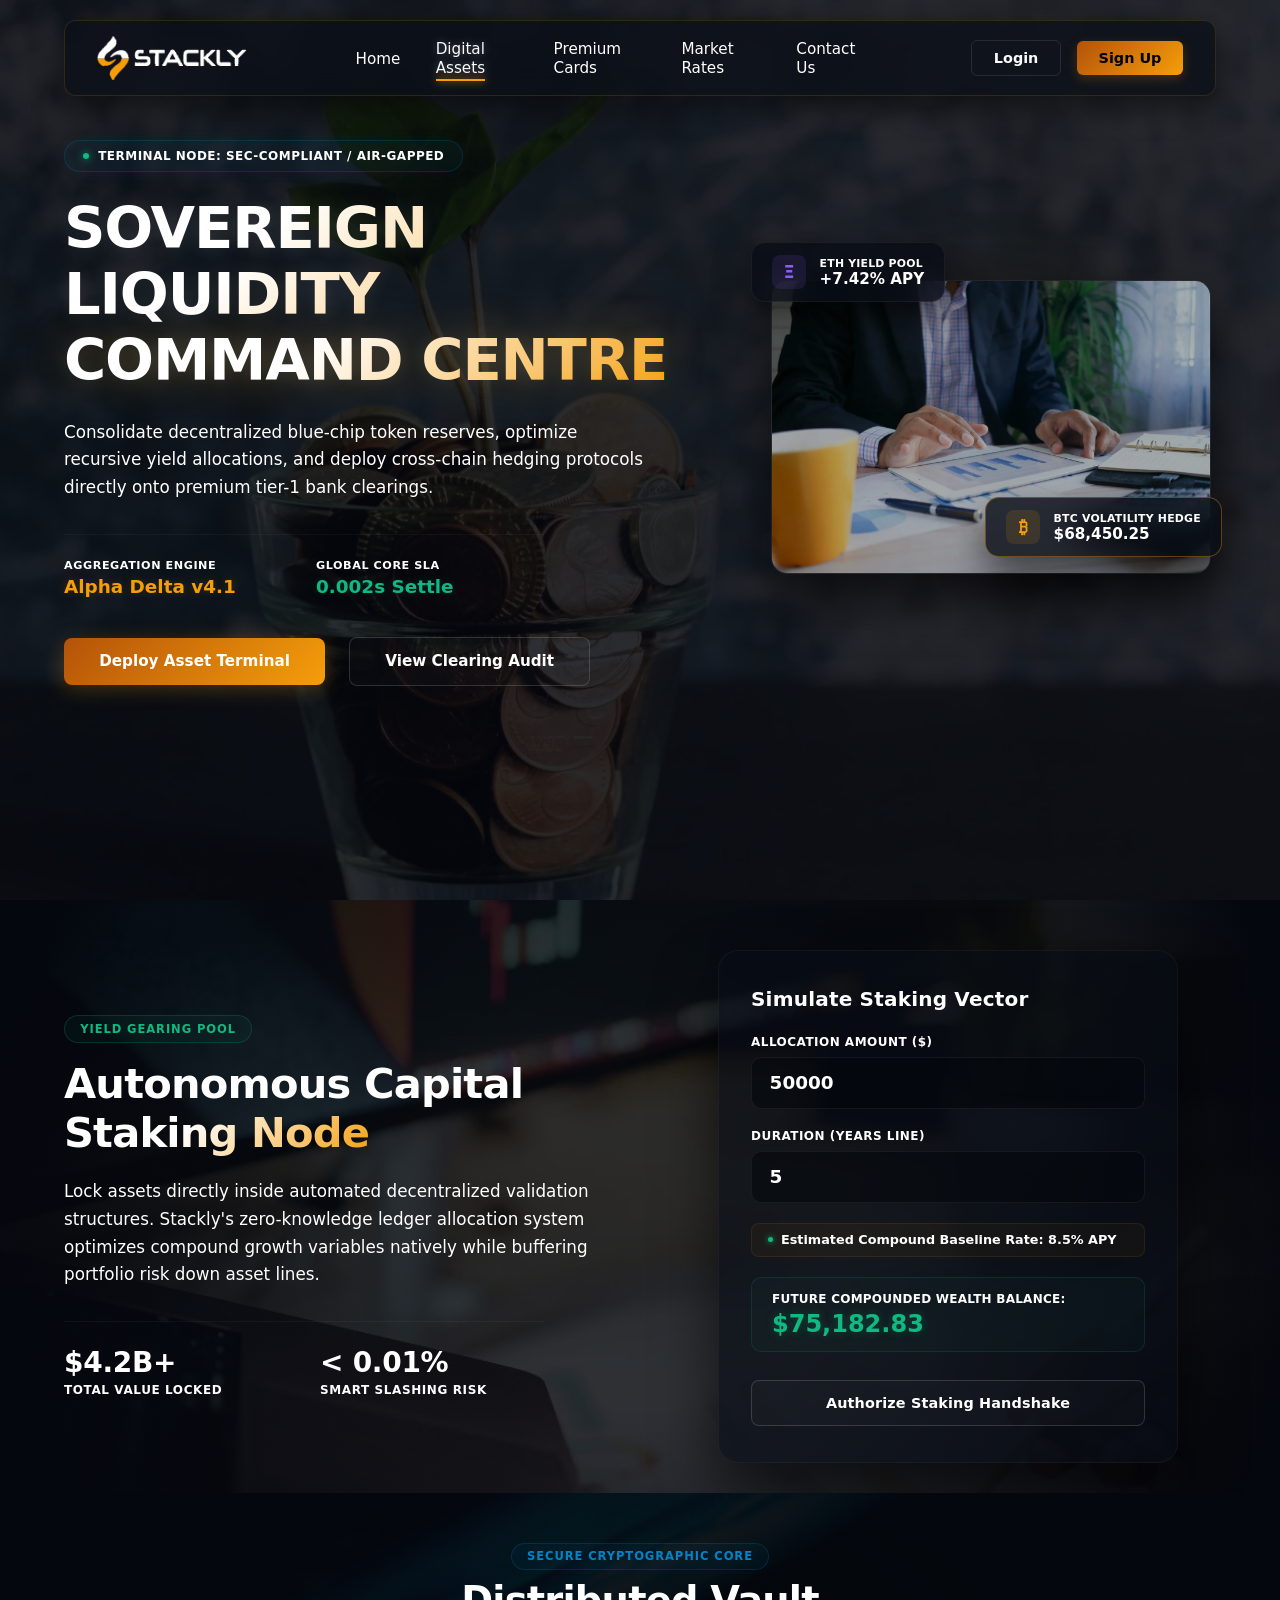
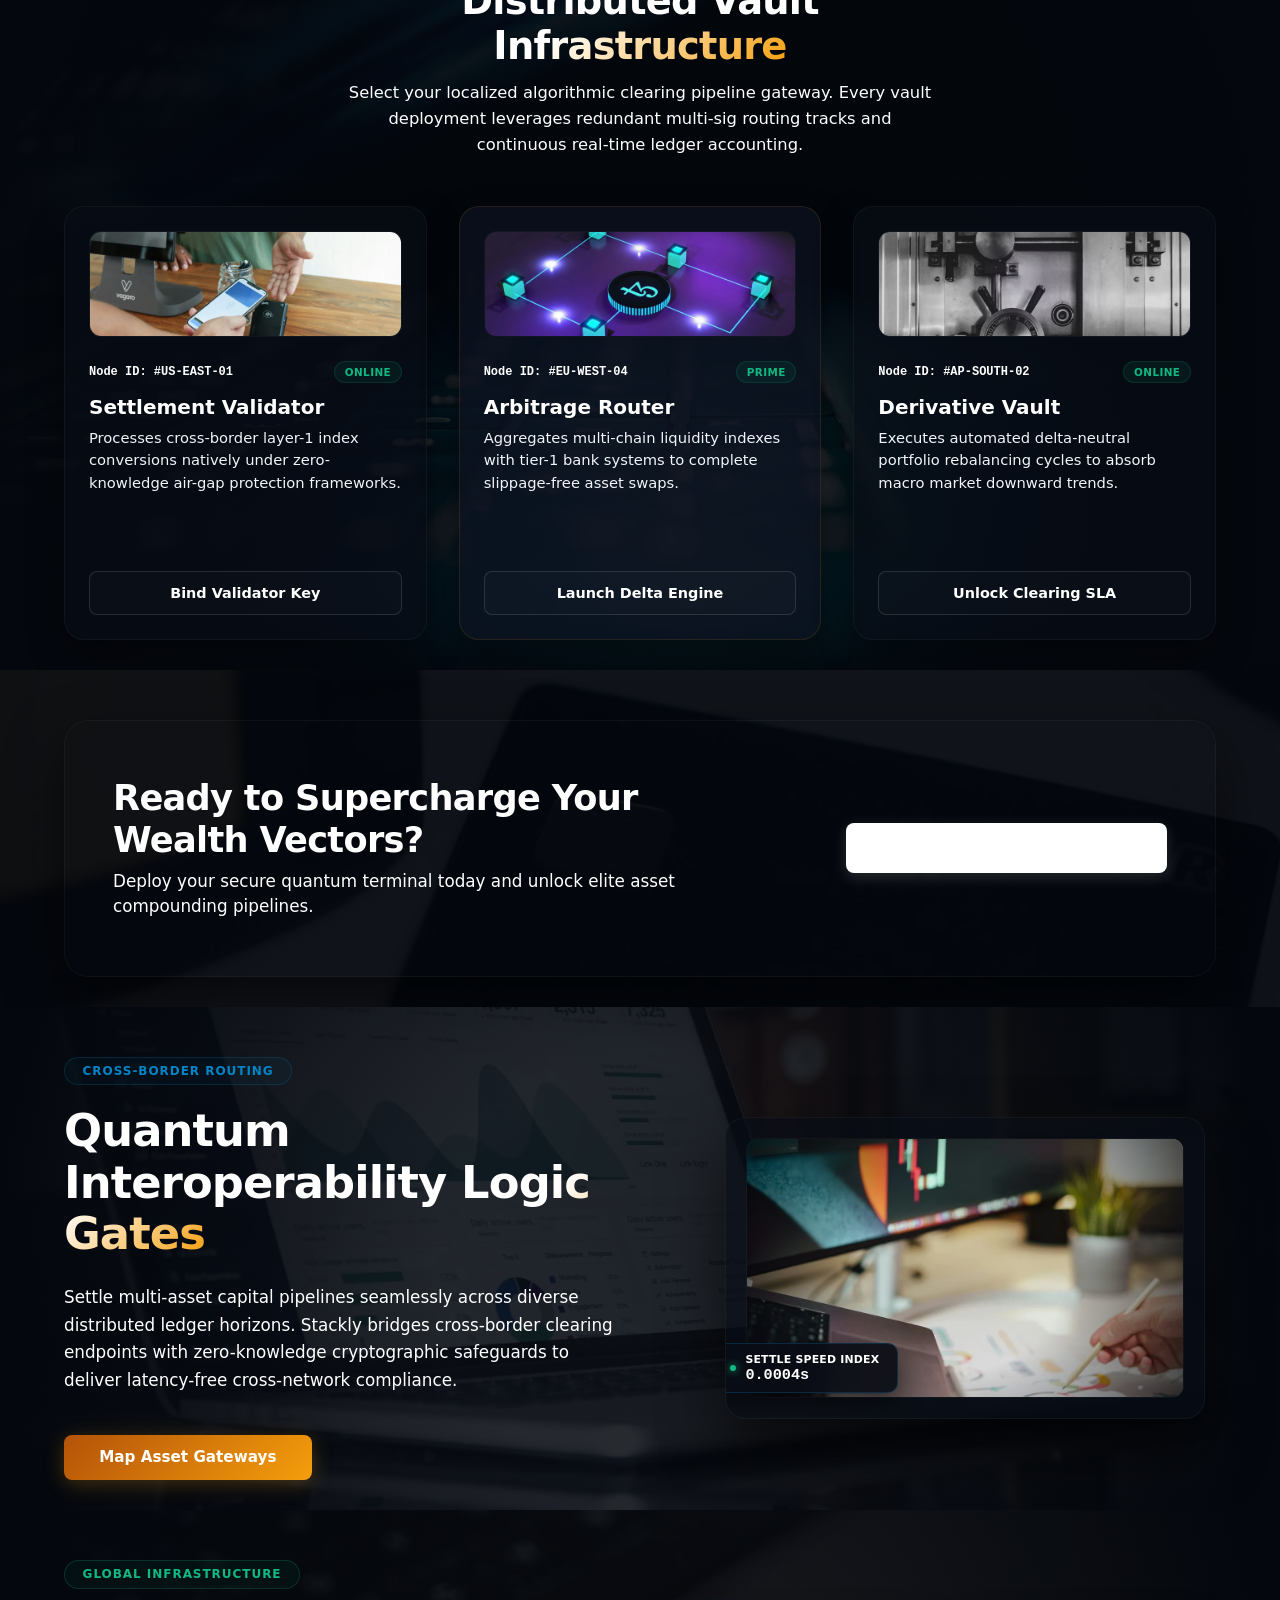
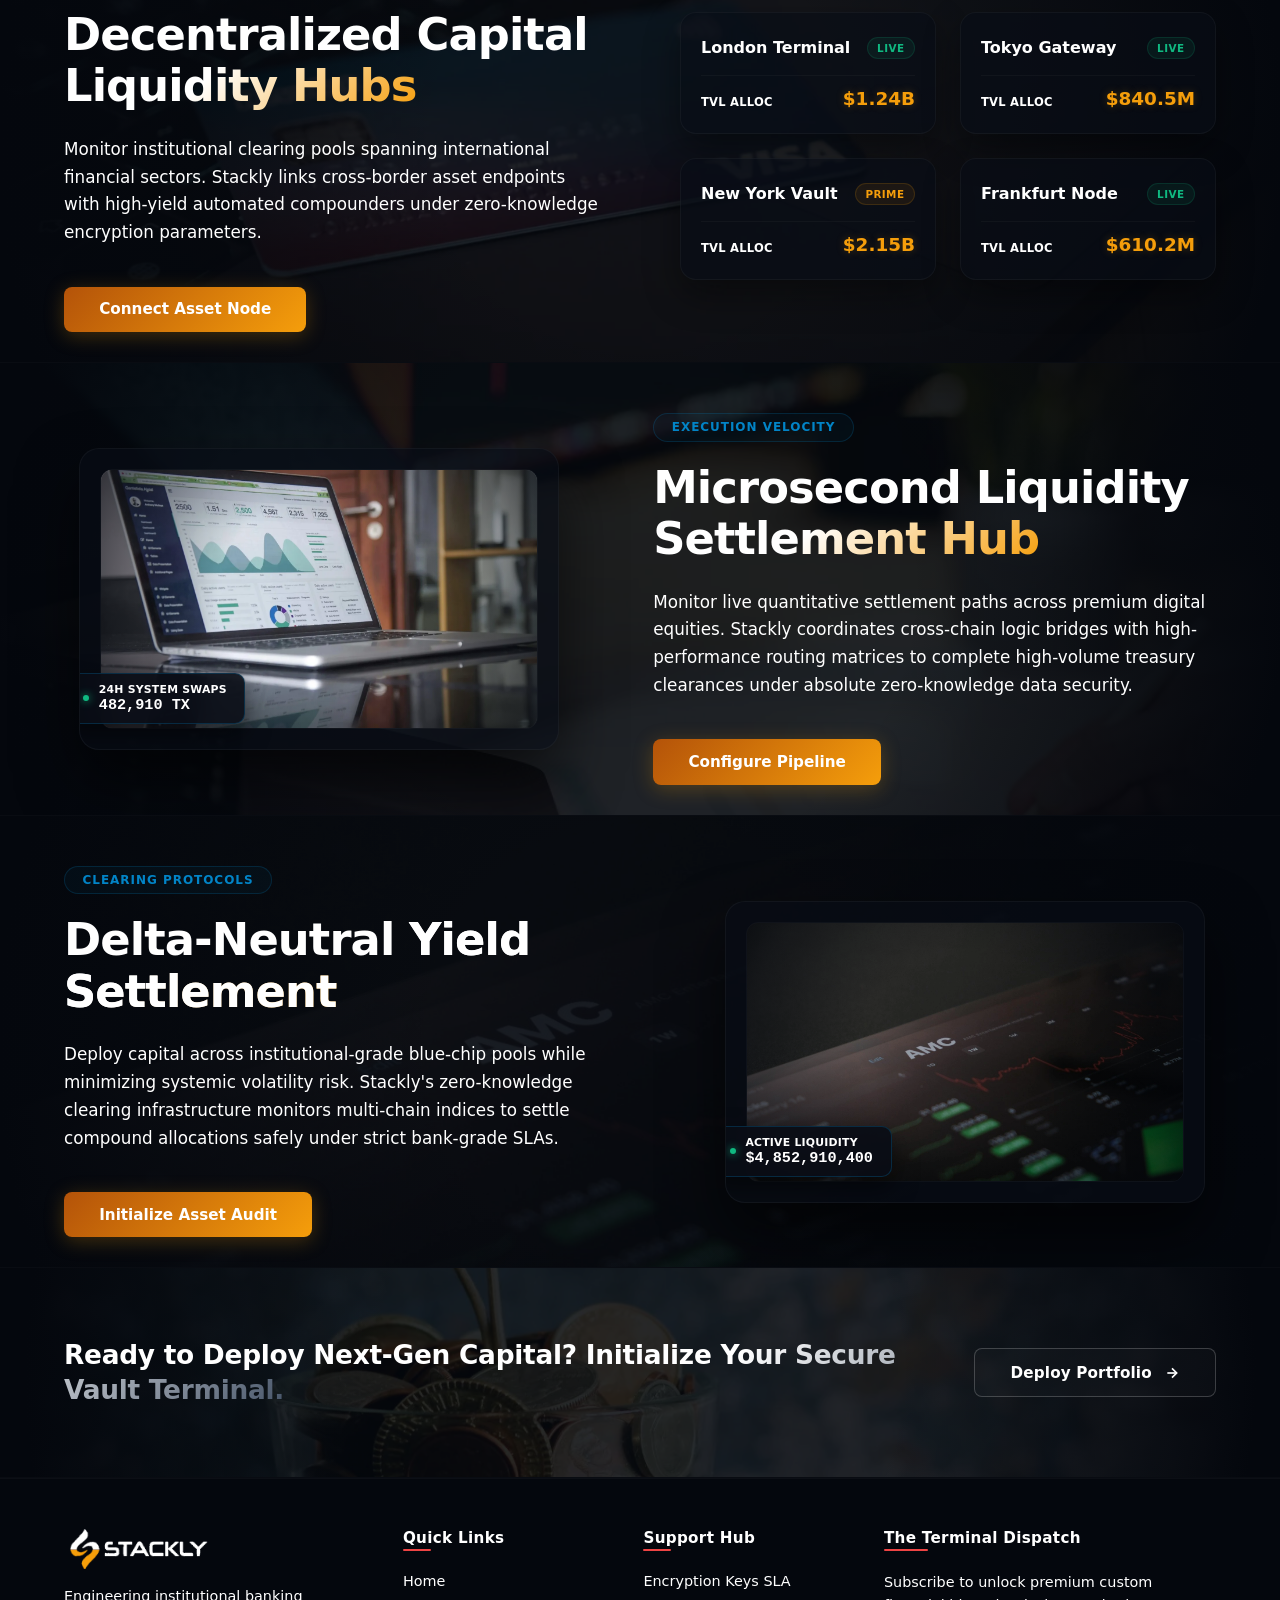
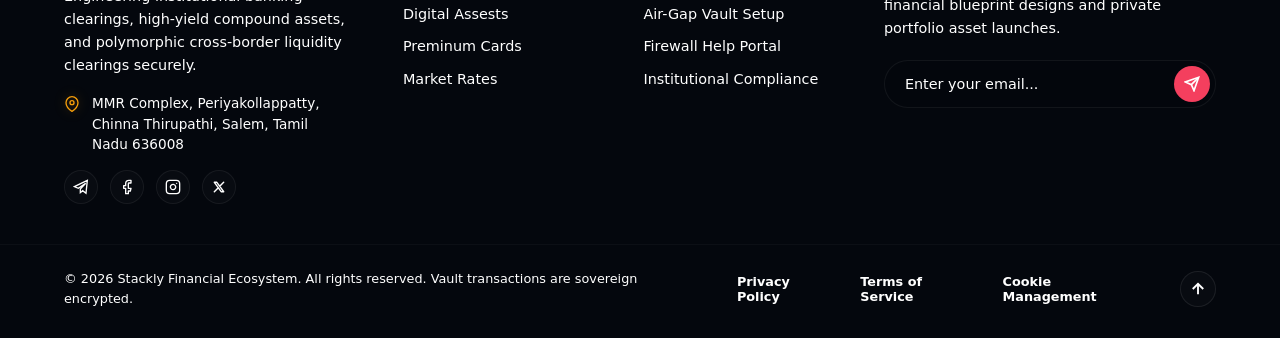
<file: digitalassests.html>
<!DOCTYPE html>
<html lang="en">
<head>
    <meta charset="UTF-8">
    <meta name="viewport" content="width=device-width, initial-scale=1.0">
    <title>Secure Banking Entry | Stackly</title>
    <!-- Link to external CSS sheet -->
    <link rel="stylesheet" href="style.css">
</head>
<body>

    <!-- Preloader Shield Screen -->
    <div id="preloader">
        <div class="bg-grid"></div>
        <div class="preloader-content">
            
            <div class="logo-wrapper">
                <div class="logo-ring"></div>
                <!-- Premium Vector Bank Icon -->
                <svg class="logo-svg" viewBox="0 0 24 24" fill="none" stroke="currentColor" stroke-width="1.5" stroke-linecap="round" stroke-linejoin="round">
                    <path d="M12 22V8M5 12H19M5 17H19M2 22H22M12 2L2 7H22L12 2Z"/>
                </svg>
            </div>

            <h1>Stackly Secure Bank</h1>
            <div class="status-msg" id="loading-text">Initializing Firewall...</div>

            <div class="progress-container">
                <div class="progress-bar"></div>
            </div>
            
        </div>
    </div>

   
<script>
    // Dynamic Financial Network Handshake Messages
const updates = [
    { time: 0, text: "Initializing Security Firewall..." },
    { time: 600, text: "Configuring End-to-End Handshake..." },
    { time: 1300, text: "Syncing Cryptographic Ledger Assets..." },
    { time: 2000, text: "Gateway Decryption Approved." }
];

const textElement = document.getElementById('loading-text');

// Loop through each progress text sequence smoothly
updates.forEach(phase => {
    setTimeout(() => {
        textElement.innerText = phase.text;
        
        // Turn the final verification text status to glowing green
        if (phase.text.includes("Approved")) {
            textElement.style.color = "var(--success-glow)";
            textElement.style.textShadow = "0 0 10px rgba(16, 185, 129, 0.4)";
        }
    }, phase.time);
});

// Rigid dismissal trigger locked strictly under 3 seconds (2800 milliseconds)
window.addEventListener('DOMContentLoaded', () => {
    setTimeout(() => {
        const loader = document.getElementById('preloader');
        const content = document.getElementById('app-content');
        
        // Hide preloader shield via smooth visual transition
        loader.style.opacity = '0';
        loader.style.visibility = 'hidden';
        
        // Reveal main dashboard console workspace
        content.classList.add('visible');
    }, 2800); 
});

</script>
  

    <!-- Floating Transparent Header -->
<header class="navbar-wrapper">
        <div class="navbar-container">
            
            
            <div class="brand-logo" id="logoBtn" title="Refresh Secure Vault Terminal">
                <img src="./Assests/logo.webp" alt="Stackly Secure Finance Logo" class="brand-img-fallback">
                
            </div>

            <!-- Zone 2: Centered Navigation Menu List (Transforms into 75% wide drawer on mobile) -->
            <ul class="nav-links" id="navLinks">
    <li><a href="index.html" class="nav-item">Home</a></li>
    <li><a href="digitalassests.html" class="nav-item">Digital Assets</a></li>
    <li><a href="cards.html" class="nav-item">Premium Cards</a></li>
    <li><a href="rates.html" class="nav-item">Market Rates</a></li>
    <li><a href="contact.html" class="nav-item">Contact Us</a></li>
    
    <!-- Mobile View Specific Auth Buttons (Hidden on Desktop) -->
    <div class="auth-group mobile-only-auth">
        <a href="login.html" class="btn-auth btn-login">Login</a>
        <a href="signup.html" class="btn-auth btn-signup">Sign Up</a>
    </div>
</ul>

            <!-- Zone 3: Desktop View Specific Auth Buttons (Hidden on Mobile) -->
            <div class="auth-group desktop-only-auth">
                <a href="login.html" class="btn-auth btn-login">Login</a>
                <a href="signup.html" class="btn-auth btn-signup">Sign Up</a>
            </div>

            <!-- Mobile View Hamburger Icon Button Interface -->
            <button class="hamburger-trigger" id="hamburgerToggle" aria-label="Toggle Navigation Menu">
                <span class="bar"></span>
                <span class="bar"></span>
                <span class="bar"></span>
            </button>

        </div>
    </header>
    
    <!-- Dim Dark Screen Background Overlay veil -->
    <div class="menu-overlay" id="menuOverlay"></div>

<script>
      document.addEventListener('DOMContentLoaded', () => {
    
    // Core Layout Interaction Handles Declarations
    const logoBtn = document.getElementById('logoBtn');
    const hamburgerToggle = document.getElementById('hamburgerToggle');
    const navLinks = document.getElementById('navLinks');
    const menuOverlay = document.getElementById('menuOverlay');
    const navItems = document.querySelectorAll('.nav-item');

    // ==========================================================================
    // 1. BRAND LOGO HARD PAGE REFRESH ENGINE
    // ==========================================================================
    if (logoBtn) {
        logoBtn.addEventListener('click', (event) => {
            event.preventDefault();
            window.location.reload(); // Invokes immediate native hard page document refresh loop
        });
    }

    // ==========================================================================
    // 2. GLASSMORPHISM AUTO-SCROLL MONITOR
    // ==========================================================================
    window.addEventListener('scroll', () => {
        const headerNode = document.querySelector('.navbar-wrapper');
        if (headerNode) {
            if (window.scrollY > 30) {
                headerNode.classList.add('scrolled');
            } else {
                headerNode.classList.remove('scrolled');
            }
        }
    });

    // ==========================================================================
    // 3. RESPONSIVE HAMBURGER & 75% SIDEBAR DRAWER MASTER CONTROLLERS
    // ==========================================================================
    function openMenu() {
        if (hamburgerToggle && navLinks && menuOverlay) {
            hamburgerToggle.classList.add('active');
            navLinks.classList.add('open');
            menuOverlay.classList.add('active');
            
            // FREEZES BACKGROUND SCROLLING: Symmetrically locks window views across both root body & html tags
            document.body.classList.add('scroll-locked');
            document.documentElement.classList.add('scroll-locked');
        }
    }

    function closeMenu() {
        if (hamburgerToggle && navLinks && menuOverlay) {
            hamburgerToggle.classList.remove('active');
            navLinks.classList.remove('open');
            menuOverlay.classList.remove('active');
            
            // ALLOWS SCROLLING AGAIN: Wipes constraint classes to return liquid background tracking instantly
            document.body.classList.remove('scroll-locked');
            document.documentElement.classList.remove('scroll-locked');
        }
    }

    if (hamburgerToggle) {
        hamburgerToggle.addEventListener('click', () => {
            if (navLinks && navLinks.classList.contains('open')) {
                closeMenu();
            } else {
                openMenu();
            }
        });
    }
    
    if (menuOverlay) {
        menuOverlay.addEventListener('click', closeMenu);
    }

    // Automatically close mobile menu and unlock scrolling if a user hits any active navigation link anchor choice
    navItems.forEach(item => {
        item.addEventListener('click', closeMenu);
    });

    // ==========================================================================
    // 4. GLOBAL INTERCEPTION ROUTER FOR 404 TEMPLATE TARGETS
    // ==========================================================================
    const secureLinks404 = document.querySelectorAll('a[href="404.html"],');

    secureLinks404.forEach(link => {
        link.addEventListener('click', (event) => {
            event.preventDefault(); 
            closeMenu(); // Safeguard: shut open drawers before navigation transitions
            
            const interfaceSegmentName = link.textContent.trim() || "Secure Gateway Module";
           ;
            window.location.href = "404.html";
        });
    });

    // ==========================================================================
    // 5. SAFETY CANVAS CLEAN SWEEP OVERRIDE
    // ==========================================================================
    window.addEventListener('resize', () => {
        // Auto-unlocks page scrolling if window workspace scales dynamically back up past mobile limits
        if (window.innerWidth > 1024) {
            closeMenu(); 
        }
    });
});

// --- 14. PRELOADER TERMINAL INTERFACE COMPLETE DETECTION & NAVBAR REVELATION ENGINE ---
document.addEventListener('DOMContentLoaded', () => {
    const preloaderElement = document.getElementById('preloader');
    const masterNavbarWrapper = document.querySelector('.navbar-wrapper');

    // Simulate standard preloader duration timing catch up curves loops
    // Change the timeout delay milliseconds metrics to match your exact loader animation timing config
    setTimeout(() => {
        if (preloaderElement) {
            // 1. Fade out and disable the preloader screen overlays interface canvas
            preloaderElement.style.opacity = '0';
            preloaderElement.style.visibility = 'hidden';
        }

        // 2. Safely reveal the premium glassmorphic navigation header capsule bar after the loader drops out
        if (masterNavbarWrapper) {
            masterNavbarWrapper.classList.add('navbar-visible');
        }
    }, 2500); // 2500ms matches the 2.5s progress-bar loading animation timeline
});

// --- 25. AUTOMATED DYNAMIC NAVIGATION ACTIVE TRACKING ENGINE ---
document.addEventListener('DOMContentLoaded', () => {
    // Extract the complete trailing pathname string segment from the active browser window address
    // Example: "/index.html" or "/digitalassests.html"
    const standardCurrentPath = window.location.pathname;
    
    // Target all navigation anchor link elements rendered inside the master container list
    const masterMenuLinks = document.querySelectorAll('.nav-links .nav-item');

    masterMenuLinks.forEach(link => {
        // Retrieve the literal string contents of the specific node href attribute entry
        const linkTargetHref = link.getAttribute('href');

        // Clean slate reset: Strip any existing active modifiers to avoid page state pollution bugs
        link.classList.remove('active');

        // 1. Precise Path Matching Filter Logic Guard
        if (standardCurrentPath.endsWith(linkTargetHref)) {
            link.classList.add('active');
        } 
        
        // 2. Baseline Default Fallback Guard: If path is a raw root folder slash "/", force Home active status
        else if ((standardCurrentPath === '/' || standardCurrentPath.endsWith('/')) && linkTargetHref === 'index.html') {
            link.classList.add('active');
        }
    });
});

</script>

<!-- Alternative Command-Centre Digital Assets Hero -->
<section class="crypto-dashboard-hero" id="digital-assets-v2">
    
    <!-- Ambient Holographic Canvas Backing Wrap -->
    <div class="holo-canvas-bg">
        <img src="./Assests/money plant.webp" alt="Stackly Quantum Node Mesh Network" class="holo-bg-img">
        <div class="holo-mesh-overlay"></div>
    </div>

    <div class="holo-content-matrix">
        
        <!-- Column A: Command Metadata & Typography Frame -->
        <div class="holo-text-panel">
            <div class="secure-node-badge">
                <span class="active-node-ping"></span>
                Terminal Node: SEC-Compliant / Air-Gapped
            </div>
            
            <h1 class="holo-headline">
                Sovereign Liquidity <br>
                <span>Command Centre</span>
            </h1>
            
            <p class="holo-description">
                Consolidate decentralized blue-chip token reserves, optimize recursive yield allocations, and deploy cross-chain hedging protocols directly onto premium tier-1 bank clearings.
            </p>
            
            <!-- Holographic Metadata Metric Rows Panel Grid -->
            <div class="holo-metadata-grid">
                <div class="metadata-node">
                    <span class="meta-label">Aggregation Engine</span>
                    <span class="meta-value value-gold">Alpha Delta v4.1</span>
                </div>
                <div class="metadata-node">
                    <span class="meta-label">Global Core SLA</span>
                    <span class="meta-value value-emerald">0.002s Settle</span>
                </div>
            </div>

            <div class="holo-action-row">
                <a href="404.html" class="holo-btn btn-gold-neon">Deploy Asset Terminal</a>
                <a href="404.html" class="holo-btn btn-glass-outline">View Clearing Audit</a>
            </div>
        </div>

        <!-- Column B: 3D Floating Layered Multi-Token Stack Container Panel -->
        <div class="holo-interactive-pane">
            <div class="token-stack-wrapper">
                <div class="holo-radial-backdrop"></div>
                
                <!-- Layer 1: Core Interface Panel Graphic Backdrop Asset -->
                <div class="stack-layer layer-base">
                    <img src="./Assests/analytics.webp" alt="Base Analytics Grid Layer" class="layer-img-asset">
                </div>

                <!-- Layer 2: Floating Secondary Token Badge Overlay Indicator -->
                <div class="stack-layer layer-mid floating-card-left">
                    <div class="glass-token-pill">
                        <span class="token-symbol crypto-eth">Ξ</span>
                        <div class="token-info">
                            <span class="token-lbl">ETH Yield Pool</span>
                            <span class="token-val">+7.42% APY</span>
                        </div>
                    </div>
                </div>

                <!-- Layer 3: Floating Primary Token Badge Overlay Indicator -->
                <div class="stack-layer layer-top floating-card-right">
                    <div class="glass-token-pill premium-gold-card">
                        <span class="token-symbol crypto-btc">₿</span>
                        <div class="token-info">
                            <span class="token-lbl">BTC Volatility Hedge</span>
                            <span class="token-val" id="liveBtcPriceV2">$68,450.25</span>
                        </div>
                    </div>
                </div>

            </div>
        </div>

    </div>
</section>

<style>
    /* ==========================================================================
   ALTERNATIVE COMMAND-CENTRE HERO INTERFACE SPECIFICATIONS
   ========================================================================== */

.crypto-dashboard-hero {
    position: relative !important;
    display: block !important;
    clear: both !important; /* Total height separation shield protection layer */
    width: 100% !important;
    min-height: 100vh !important;
    height: auto !important;
    padding: 140px 5% 30px 5% !important; /* Padding top pushes content downstream past the floating header */
    background-color: #04070d;
    box-sizing: border-box !important;
    overflow: hidden !important;
    z-index: 5 !important;
}

/* Ambient canvas setup layers background image wrapper layout box */
.holo-canvas-bg {
    position: absolute;
    top: 0;
    left: 0;
    width: 100%;
    height: 100%;
    z-index: 1;
    pointer-events: none;
}

.holo-bg-img {
    width: 105%;
    height: 105%;
    object-fit: cover;
    opacity: 0.15;
    animation: holoBackingDrift 22s linear infinite alternate;
}

.holo-mesh-overlay {
    position: absolute;
    top: 0;
    left: 0;
    width: 100%;
    height: 100%;
    background: radial-gradient(circle at center, transparent 20%, #04070d 90%),
                linear-gradient(180deg, transparent 40%, #04070d 100__);
}

/* Master content grid separation engine split row layout */
.holo-content-matrix {
    position: relative;
    z-index: 5;
    max-width: 1400px;
    margin: 0 auto;
    display: grid;
    grid-template-columns: 1.15fr 0.85fr;
    gap: 6rem;
    align-items: center;
}

/* --- COLUMN A: COMMAND METADATA HUB STYLING --- */
.secure-node-badge {
    display: inline-flex;
    align-items: center;
    gap: 0.6rem;
    background: rgba(2, 132, 199, 0.05);
    border: 1px solid rgba(2, 132, 199, 0.2);
    padding: 0.5rem 1.1rem;
    border-radius: 50px;
    font-size: 0.75rem;
    font-weight: 700;
    color: white;
    text-transform: uppercase;
    letter-spacing: 0.04em;
    margin-bottom: 1.5rem;
    box-shadow: 0 0 15px rgba(2, 132, 199, 0.05);
    animation: holoFadeInUp 0.8s ease forwards;
}

.active-node-ping {
    width: 6px;
    height: 6px;
    background-color: #10b981;
    border-radius: 50%;
    box-shadow: 0 0 8px #10b981;
    animation: holoPulseBlink 1.5s infinite alternate;
}

.holo-headline {
    font-size: 3.6rem;
    font-weight: 800;
    line-height: 1.15;
    color: #ffffff;
    letter-spacing: -0.02em;
    margin-bottom: 1.5rem;
    animation: holoFadeInUp 1s ease 0.2s forwards;
    opacity: 0;
}

.holo-headline span {
    background: linear-gradient(135deg, #ffffff 40%, #f59e0b 100%);
    -webkit-background-clip: text;
    -webkit-text-fill-color: transparent;
    filter: drop-shadow(0 0 20px rgba(245, 158, 11, 0.25));
}

.holo-description {
    font-size: 1.05rem;
    color: white;
    line-height: 1.65;
    margin-bottom: 2rem;
    max-width: 580px;
    transition: color 0.3s, text-shadow 0.3s;
    animation: holoFadeInUp 1s ease 0.4s forwards;
    opacity: 0;
}

.holo-description:hover {
    color:#f59e0b;
    text-shadow: 0 0 10px rgba(245, 158, 11, 0.35);
}

/* Holographic Metadata Rows Panel Grid Cores styles */
.holo-metadata-grid {
    display: grid;
    grid-template-columns: repeat(2, 1fr);
    gap: 1.5rem;
    max-width: 480px;
    border-top: 1px solid rgba(255, 255, 255, 0.04);
    padding-top: 1.5rem;
    margin-bottom: 2.5rem;
    animation: holoFadeInUp 1s ease 0.5s forwards;
    opacity: 0;
}

.metadata-node { display: flex; flex-direction: column; gap: 0.25rem; }
.meta-label { font-size: 0.7rem; font-weight: 600; color: white; text-transform: uppercase; letter-spacing: 0.05em; }
.meta-value { font-size: 1.15rem; font-weight: 700; }
.value-gold { color: #f59e0b; text-shadow: 0 0 10px rgba(245,158,11,0.2); }
.value-emerald { color: #10b981; text-shadow: 0 0 10px rgba(16,185,129,0.2); }

.holo-action-row {
    display: flex;
    gap: 1.5rem;
    align-items: center;
    animation: holoFadeInUp 1s ease 0.6s forwards;
    opacity: 0;
}

.holo-btn {
    text-decoration: none;
    font-weight: 700;
    font-size: 0.95rem;
    padding: 0.9rem 2.2rem;
    border-radius: 8px;
    transition: all 0.4s cubic-bezier(0.165, 0.84, 0.44, 1);
    text-align: center;
}

.btn-gold-neon {
    background: linear-gradient(135deg, #b45309 0%, #f59e0b 100__);
    color: white;
    box-shadow: 0 4px 20px rgba(245, 158, 11, 0.25);
}

.btn-gold-neon:hover {
    transform: translateY(-3px);
    box-shadow: 0 8px 30px #f59e0b;
    filter: brightness(1.1);
}

.btn-glass-outline {
    color: #ffffff;
    border: 1px solid rgba(255, 255, 255, 0.15);
    background: rgba(255, 255, 255, 0.02);
    backdrop-filter: blur(10px);
}

.btn-glass-outline:hover {
    border-color: #f59e0b;
    background: rgba(245, 158, 11, 0.04);
    color: #f59e0b;
    box-shadow: 0 0 20px rgba(245, 158, 11, 0.15);
    transform: translateY(-2px);
}

/* --- COLUMN B: 3D FLOATING ASSET LAYERED TOKENS STACK PANEL --- */
.holo-interactive-pane {
    display: flex;
    justify-content: center;
    align-items: center;
    position: relative;
    animation: holoScaleIn 1.2s cubic-bezier(0.165, 0.84, 0.44, 1) forwards;
}

.token-stack-wrapper {
    position: relative;
    width: 100%;
    max-width: 440px;
    height: 380px; /* Rigis vertical height container wraps multiple overlap cards elements */
}

.holo-radial-backdrop {
    position: absolute;
    width: 100%;
    height: 100%;
    background: radial-gradient(circle at center, rgba(245, 158, 11, 0.12) 0%, transparent 70%);
    filter: blur(40px);
    z-index: 1;
    pointer-events: none;
}

/* Master core hardware isolated layering engine properties configuration */
.stack-layer {
    position: absolute;
    transition: transform 0.6s cubic-bezier(0.165, 0.84, 0.44, 1), filter 0.6s ease;
    will-change: transform;
}

/* Layer A: Base dashboard background visual mockup graphic asset */
.layer-base {
    top: 15%;
    left: 0;
    width: 100%;
    z-index: 2;
}

.layer-img-asset {
    width: 100% !important;
    height: auto !important;
    object-fit: contain;
    border-radius: 16px;
    border: 1px solid rgba(255, 255, 255, 0.06);
    box-shadow: 0 25px 50px rgba(0, 0, 0, 0.6);
    filter: brightness(0.7) blur(0.5px); /* Soft dims base layer to let floating badges pop out */
}

/* Glassmorphic custom floating capsule pill design framework cards */
.glass-token-pill {
    background: rgba(9, 13, 22, 0.8);
    backdrop-filter: blur(12px);
    -webkit-backdrop-filter: blur(12px);
    border: 1px solid rgba(255, 255, 255, 0.06);
    padding: 0.75rem 1.25rem;
    border-radius: 14px;
    display: flex;
    align-items: center;
    gap: 0.85rem;
    box-shadow: 0 15px 35px rgba(0,0,0,0.5);
}

.token-symbol {
    width: 34px;
    height: 34px;
    border-radius: 8px;
    display: flex;
    align-items: center;
    justify-content: center;
    font-size: 1.1rem;
    font-weight: 800;
}

.crypto-eth { background: rgba(139, 92, 246, 0.12); color: #8b5cf6; }
.crypto-btc { background: rgba(245, 158, 11, 0.12); color: #f59e0b; }

.token-info { display: flex; flex-direction: column; }
.token-lbl { font-size: 0.68rem; color: white; text-transform: uppercase; font-weight: 700; letter-spacing: 0.02em; }
.token-val { font-size: 0.95rem; font-weight: 700; color: #ffffff; }

/* Layer B: Secondary overlapping floating element capsule */
.layer-mid {
    top: 5%;
    left: -20px;
    z-index: 3;
}

/* Layer C: Primary focused topmost floating component capsule */
.layer-top {
    bottom: 12%;
    right: -10px;
    z-index: 4;
}

.premium-gold-card {
    border-color: rgba(245, 158, 11, 0.35);
    box-shadow: 0 20px 40px rgba(0, 0, 0, 0.6), 0 0 20px rgba(245, 158, 11, 0.05);
}

/* Continuous asymmetric cinematic breathing loops animations lines */
.floating-card-left { animation: holoCardDriftA 5s ease-in-out infinite alternate; }
.floating-card-right { animation: holoCardDriftB 6s ease-in-out infinite alternate-reverse; }

/* ==========================================================================
   ADVANCED HOVER STATE TRANSLATION COORDINATES DE-SYNC FOR REAL DEPTH
   ========================================================================== */

/* De-synchronizes and pulls overlapping stacked layers independently toward the cursor vector on hover */
.token-stack-wrapper:hover .layer-base .layer-img-asset {
    transform: scale(0.98);
    filter: brightness(0.9) blur(0px);
}

.token-stack-wrapper:hover .layer-mid {
    transform: translate3d(-15px, -10px, 0) scale(1.05); /* Shifts left badge outward */
    z-index: 5;
}

.token-stack-wrapper:hover .layer-top {
    transform: translate3d(20px, 15px, 0) scale(1.06); /* Shifts right gold badge outward */
    z-index: 6;
}

.token-stack-wrapper:hover .premium-gold-card {
    border-color: #f59e0b;
    box-shadow: 0 25px 45px rgba(0, 0, 0, 0.7), 0 0 25px rgba(245, 158, 11, 0.25);
}

/* --- MOTION LIBRARY KEYFRAMES --- */
@keyframes holoFadeInUp {
    0% { transform: translateY(25px); opacity: 0; }
    100% { transform: translateY(0); opacity: 1; }
}

@keyframes holoScaleIn {
    0% { transform: scale(0.97); opacity: 0; }
    100% { transform: scale(1); opacity: 1; }
}

@keyframes holoPulseBlink {
    0% { transform: scale(1); opacity: 0.5; }
    100% { transform: scale(1.25); opacity: 1; }
}

@keyframes holoBackingDrift {
    0% { transform: scale(1) translate(0, 0); }
    100% { transform: scale(1.04) translate(-1%, -1%); }
}

@keyframes holoCardDriftA {
    0% { transform: translateY(0); }
    100% { transform: translateY(-12px) translateX(3px); }
}

@keyframes holoCardDriftB {
    0% { transform: translateY(0); }
    100% { transform: translateY(12px) translateX(-3px); }
}

/* ==========================================================================
   RESPONSIVE VIEWPORTS LAYOUT ADAPTABILITY
   ========================================================================== */
@media (max-width: 1140px) {.holo-headline { font-size: 3rem; }.layer-mid { left: 0; }.layer-top { right: 0; }}@media (max-width: 992px) {.crypto-dashboard-hero { padding-top: 100px !important; }.holo-content-matrix {grid-template-columns: 1fr;text-align: center;gap: 4rem;}.holo-description { margin-left: auto; margin-right: auto; }.holo-metadata-grid { margin-left: auto; margin-right: auto; text-align: left; width: 100%; }.holo-action-row { justify-content: center; }/* Converts 3D absolute overlaps stack cleanly into safe, visible flex blocks for smaller mobile screens */.holo-interactive-pane { order: 2; display: flex; flex-direction: column; width: 100%; }.holo-text-panel { order: 1; }.token-stack-wrapper { height: auto; display: flex; flex-direction: column; align-items: center; gap: 1rem; max-width: 440px; }.stack-layer { position: static !important; transform: none !important; animation: none !important; width: 100%; max-width: 320px; }.layer-base { order: 1; max-width: 100%; margin-bottom: 0.5rem; }.layer-mid { order: 2; }.layer-top { order: 3; }.layer-img-asset { filter: none; }}@media (max-width: 480px) {.holo-headline { font-size: 2.2rem; }.holo-action-row { flex-direction: column; width: 100%; gap: 1rem; }.holo-btn { width: 100%; }}
</style>

<script>
    document.addEventListener('DOMContentLoaded', () => {
    const btcDisplayFieldV2 = document.getElementById('liveBtcPriceV2');

    if (btcDisplayFieldV2) {
        setInterval(() => {
            const continuousVariance = (Math.random() * 90) - 45;
            const rawCurrentValue = parseFloat(btcDisplayFieldV2.innerText.replace(/[$,]/g, ''));
            const ultimateUpdatedValue = rawCurrentValue + continuousVariance;

            btcDisplayFieldV2.innerText = `$${ultimateUpdatedValue.toLocaleString('en-US', { minimumFractionDigits: 2, maximumFractionDigits: 2 })}`;
            btcDisplayFieldV2.style.color = continuousVariance >= 0 ? '#10b981' : '#ef4444';
            
            setTimeout(() => { btcDisplayFieldV2.style.color = '#ffffff'; }, 400);
        }, 3500);
    }
});
</script>

<!-- Interactive Token Liquidity Staking Ledger & Yield Calculator -->
<section class="staking-ledger-viewport" id="staking-node" aria-labelledby="staking-title">
    
    <!-- Zone 1: Ambient Canvas Backdrop Configurations -->
    <div class="staking-bg-canvas">
        <img src="./Assests/analytics framework.webp" alt="Stackly Cryptographic Node Mesh Ledger" class="staking-vector-backing">
        <div class="staking-masking-shade"></div>
    </div>

    <!-- Zone 2: Main Grid Matrix Constraint Wrapper -->
    <div class="staking-layout-matrix">
        
        <!-- Column A: Descriptive Text Hub Component -->
        <div class="staking-text-cluster">
            <span class="staking-pill-lbl">Yield Gearing Pool</span>
            <h2 class="staking-title" id="staking-title">Autonomous Capital <span>Staking Node</span></h2>
            <p class="staking-paragraph">
                Lock assets directly inside automated decentralized validation structures. Stackly's zero-knowledge ledger allocation system optimizes compound growth variables natively while buffering portfolio risk down asset lines.
            </p>
            
            <!-- Real-Time Vault Metrics Micro-Grid Panel -->
            <div class="staking-metrics-board">
                <div class="metric-node">
                    <span class="metric-val-num">$4.2B+</span>
                    <span class="metric-lbl-text">Total Value Locked</span>
                </div>
                <div class="metric-node">
                    <span class="metric-val-num">&lt; 0.01%</span>
                    <span class="metric-lbl-text">Smart Slashing Risk</span>
                </div>
            </div>
        </div>

        <!-- Column B: Interactive Liquidity Staking Estimator Calculator Card -->
        <div class="staking-calculator-block">
            <div class="stake-card-wrapper">
                <div class="stake-neon-glow-edge"></div>
                <div class="stake-inner-housing">
                    
                    <h3 class="stake-header-title">Simulate Staking Vector</h3>
                    
                    <!-- Input Input Block Group 1 -->
                    <div class="stake-input-box">
                        <label for="stakePrincipalAmount">Allocation Amount ($)</label>
                        <div class="stake-input-row">
                            <input type="number" id="stakePrincipalAmount" value="50000" min="100" step="500">
                        </div>
                    </div>

                    <!-- Input Input Block Group 2 -->
                    <div class="stake-input-box">
                        <label for="stakeDurationYears">Duration (Years Line)</label>
                        <div class="stake-input-row">
                            <input type="number" id="stakeDurationYears" value="5" min="1" max="10">
                        </div>
                    </div>

                    <!-- Real-Time Mathematics Pricing Track Matrix Feed -->
                    <div class="stake-pricing-ticker">
                        <span class="stake-ticker-dot"></span>
                        <span id="stakeLiveRateText">Estimated Compound Baseline Rate: 8.5% APY</span>
                    </div>

                    <!-- Output Result Frame Component -->
                    <div class="stake-live-output">
                        <span class="output-lbl-text">Future Compounded Wealth Balance:</span>
                        <span class="output-val-num" id="stakeWealthResultDisplay">$75,182.83</span>
                    </div>

                    <!-- Submission Action Interceptor Trigger Component Route -->
                    <a href="404.html" class="stake-execute-btn">Authorize Staking Handshake</a>

                </div>
            </div>
        </div>

    </div>
</section>

<style>
    /* ==========================================================================
   INTERACTIVE LIQUIDITY STAKING LEDGER MODULE STYLING
   ========================================================================== */

.staking-ledger-viewport {
    position: relative !important;
    display: block !important;
    clear: both !important; /* Forces strict block flow isolation downwards beneath FAQ components */
    width: 100% !important;
    background-color: #04070d;
    
    /* SPECIFIC CONFIGURATION: RIGID COMPACT VERTICAL SPACING CONTROLS */
    padding-top: 50px !important;    /* Tightened top cushion area down to 50px */
    padding-bottom: 30px !important; /* Tightened bottom cushion area down to 30px */
    
    box-sizing: border-box;
    overflow: hidden;
    z-index: 55;
}

/* Background image asset configuration layers canvas */
.staking-bg-canvas {
    position: absolute;
    top: 0;
    left: 0;
    width: 100%;
    height: 100%;
    z-index: 1;
    pointer-events: none;
}

.staking-vector-backing {
    width: 100%;
    height: 100%;
    object-fit: cover;
    opacity: 0.20;
}

.staking-masking-shade {
    position: absolute;
    top: 0;
    left: 0;
    width: 100%;
    height: 100%;
    background: radial-gradient(circle at center, transparent 30%, #04070d 95%);
}

/* Master Grid Alignment Matrix Split Layout Cores */
.staking-layout-matrix {
    position: relative;
    z-index: 5;
    max-width: 1400px;
    margin: 0 auto;
    display: grid;
    grid-template-columns: 1fr 1fr;
    gap: 5rem;
    align-items: center;
    padding: 0 5%;
}

/* --- COLUMN A: DESCRIPTION MODULE TEXT LABELS --- */
.staking-pill-lbl {
    display: inline-block;
    background: rgba(16, 185, 129, 0.05);
    border: 1px solid rgba(16, 185, 129, 0.2);
    padding: 0.35rem 0.95rem;
    border-radius: 50px;
    font-size: 0.72rem;
    font-weight: 700;
    color: #10b981;
    text-transform: uppercase;
    letter-spacing: 0.08em;
    margin-bottom: 1rem;
}

.staking-title {
    font-size: 2.6rem;
    font-weight: 800;
    color: #ffffff;
    line-height: 1.2;
    margin-bottom: 1.25rem;
    letter-spacing: -0.02em;
}

.staking-title span {
    background: linear-gradient(135deg, #ffffff 40%, #f59e0b 100%);
    -webkit-background-clip: text;
    -webkit-text-fill-color: transparent;
}

.staking-paragraph {
    font-size: 1.05rem;
    color: white;
    line-height: 1.65;
    margin-bottom: 2rem;
    max-width: 580px;
    transition: color 0.3s, text-shadow 0.3s;
}

.staking-paragraph:hover {
    color: #f59e0b;
    text-shadow: 0 0 10px rgba(245, 158, 11, 0.35); /* Amber typographical glow on hover */
}

/* Data Statistics Cluster Blocks Grid Systems */
.staking-metrics-board {
    display: grid;
    grid-template-columns: repeat(2, 1fr);
    gap: 2rem;
    border-top: 1px solid rgba(255,255,255,0.04);
    padding-top: 1.5rem;
    max-width: 480px;
}

.metric-node { display: flex; flex-direction: column; gap: 0.25rem; }

.metric-val-num {
    font-size: 1.75rem;
    font-weight: 800;
    color: #ffffff;
    letter-spacing: -0.01em;
    transition: color 0.3s;
}

.metric-node:hover .metric-val-num {
    color: #f59e0b;
    text-shadow: 0 0 12px rgba(245, 158, 11, 0.4);
}

.metric-lbl-text {
    font-size: 0.75rem;
    font-weight: 700;
    color: white;
    text-transform: uppercase;
    letter-spacing: 0.05em;
}

/* --- COLUMN B: HIGH TECH STAKING CALCULATOR PANEL CARD --- */
.staking-calculator-block {
    display: flex;
    justify-content: center;
    align-items: center;
    perspective: 1000px;
}

.stake-card-wrapper {
    position: relative;
    width: 100%;
    max-width: 460px;
}

.stake-inner-housing {
    position: relative;
    background: rgba(9, 13, 22, 0.65);
    border: 1px solid rgba(255,255,255,0.04);
    padding: 2.25rem 2rem;
    border-radius: 20px;
    box-shadow: 0 30px 60px rgba(0,0,0,0.6);
    z-index: 2;
    transition: transform 0.5s cubic-bezier(0.165, 0.84, 0.44, 1);
}

/* Neon Overlay Golden Border highlight configuration system rules */
.stake-neon-glow-edge {
    position: absolute;
    top: 0;
    left: 0;
    width: 100%;
    height: 100%;
    border: 1.5px solid transparent;
    border-radius: 20px;
    pointer-events: none;
    z-index: 3;
    transition: all 0.5s ease;
}

/* Interactive Card Position Shifts Tilted Movements */
.stake-card-wrapper:hover .stake-inner-housing {
    transform: rotateX(2deg) rotateY(-2deg) translateY(-3px);
    border-color: rgba(245, 158, 11, 0.20);
}

.stake-card-wrapper:hover .stake-neon-glow-edge {
    border-color: #f59e0b;
    box-shadow: inset 0 0 15px rgba(245, 158, 11, 0.15), 0 0 25px rgba(245, 158, 11, 0.05);
}

.stake-header-title {
    font-size: 1.25rem;
    font-weight: 700;
    color: #ffffff;
    margin-bottom: 1.5rem;
    letter-spacing: 0.01em;
}

/* Input boxes fields systems labels styles configuration */
.stake-input-box {
    display: flex;
    flex-direction: column;
    gap: 0.5rem;
    margin-bottom: 1.25rem;
}

.stake-input-box label {
    font-size: 0.75rem;
    font-weight: 600;
    color: white;
    text-transform: uppercase;
    letter-spacing: 0.04em;
}

.stake-input-row {
    display: flex;
    background: rgba(4, 7, 13, 0.6);
    border: 1px solid rgba(255,255,255,0.06);
    border-radius: 10px;
    padding: 0.25rem;
    transition: border-color 0.3s;
}

.stake-input-row:focus-within {
    border-color: #f59e0b;
}

.stake-input-row input {
    width: 100%;
    background: transparent;
    border: none;
    outline: none;
    padding: 0.65rem 0.85rem;
    color: #ffffff;
    font-size: 1.15rem;
    font-weight: 700;
}

/* Real-Time Pricing Track Matrix Feed Info Row */
.stake-pricing-ticker {
    display: flex;
    align-items: center;
    gap: 0.5rem;
    margin: 1.25rem 0;
    background: rgba(245, 158, 11, 0.04);
    padding: 0.55rem 1rem;
    border-radius: 8px;
    border: 1px solid rgba(245, 158, 11, 0.1);
}

.stake-ticker-dot {
    width: 5px;
    height: 5px;
    background-color: #10b981;
    border-radius: 50%;
    box-shadow: 0 0 6px #10b981;
    animation: stakeDotPulse 1.5s infinite alternate;
}

#stakeLiveRateText { font-size: 0.8rem; font-weight: 600; color: white; }

/* Real-Time Arithmetic Calculation Display Layout Box */
.stake-live-output {
    display: flex;
    flex-direction: column;
    gap: 0.25rem;
    margin-bottom: 1.75rem;
    background: rgba(16, 185, 129, 0.03);
    padding: 0.85rem 1.25rem;
    border-radius: 10px;
    border: 1px solid rgba(16, 185, 129, 0.15);
}

.output-lbl-text { font-size: 0.75rem; color: white; font-weight: 600; text-transform: uppercase; letter-spacing: 0.02em; }
.output-val-num { font-size: 1.5rem; font-weight: 800; color: #10b981; text-shadow: 0 0 10px rgba(16,185,129,0.3); }

/* Main Action Submission execution link button element block box */
.stake-execute-btn {
    display: block;
    text-align: center;
    text-decoration: none;
    background: rgba(255,255,255,0.02);
    color: #ffffff !important;
    border: 1px solid rgba(255,255,255,0.15);
    padding: 0.85rem;
    border-radius: 8px;
    font-weight: 700;
    font-size: 0.9rem;
    letter-spacing: 0.01em;
    transition: all 0.4s ease;
}

.stake-card-wrapper:hover .stake-execute-btn {
    background: linear-gradient(135deg, #b45309 0%, #f59e0b 100__);
    color: white !important;
    border-color: transparent;
    box-shadow: 0 4px 15px rgba(245, 158, 11, 0.35);
}

@keyframes stakeDotPulse {
    0% { transform: scale(1); opacity: 0.5; }
    100% { transform: scale(1.3); opacity: 1; box-shadow: 0 0 10px #10b981; }
}

/* --- RESPONSIVE MEDIA VIEWPORTS CONFIGURATION BREAKPOINTS --- */
@media (max-width: 1024px) {
    .staking-layout-matrix {
        grid-template-columns: 1fr; /* Re-stacks panels into a single column on smaller viewports */
        gap: 3.5rem;
        text-align: center;
    }
    .staking-paragraph { margin-left: auto; margin-right: auto; }
    .staking-metrics-board { margin: 0 auto; text-align: left; }
    .stake-card-wrapper { margin: 0 auto; }
}

@media (max-width: 480px) {
    .staking-title { font-size: 2rem; }
    .stake-inner-housing { padding: 1.5rem 1.25rem; }
    .output-val-num { font-size: 1.3rem; }
}

</style>

<script>
    // --- 18. AUTONOMOUS LIQUIDITY STAKING CALCULATION MECHANICS CORES ---
document.addEventListener('DOMContentLoaded', () => {
    const stakeAmountInput = document.getElementById('stakePrincipalAmount');
    const stakeYearsInput = document.getElementById('stakeDurationYears');
    const stakeDisplayResult = document.getElementById('stakeWealthResultDisplay');

    if (stakeAmountInput && stakeYearsInput && stakeDisplayResult) {
        function recalculateCompoundedStaking() {
            const principal = parseFloat(stakeAmountInput.value);
            const durationYears = parseInt(stakeYearsInput.value);
            
            // Baseline Fixed APY Rate Assignment Model (8.5% APY -> 0.085)
            const baselineApyRate = 0.085;

            if (isNaN(principal) || isNaN(durationYears) || principal <= 0 || durationYears <= 0) {
                stakeDisplayResult.innerText = "$0.00";
                return;
            }

            // Execute geometric compound calculation loop: A = P * (1 + r)^t
            const futureStakedWealth = principal * Math.pow((1 + baselineApyRate), durationYears);
            
            // Map output value safely with standard localized currency formatting
            stakeDisplayResult.innerText = `$${futureStakedWealth.toLocaleString('en-US', { minimumFractionDigits: 2, maximumFractionDigits: 2 })}`;
        }

        // Attach layout interaction listeners monitoring input adjustments
        stakeAmountInput.addEventListener('input', recalculateCompoundedStaking);
        stakeYearsInput.addEventListener('input', recalculateCompoundedStaking);

        // Run initial calculation matching default state values instantly
        recalculateCompoundedStaking();
    }
});

</script>

<!-- Section: Polymorphic Crypto Vault Node Selector -->
<section class="vault-nodes-viewport" id="vault-nodes-matrix" aria-labelledby="nodes-master-title">
    
    <!-- Zone 1: Ambient Grid Backdrop Mesh Canvas -->
    <div class="vnodes-bg-canvas">
        <img src="./Assests/digi locker.webp" alt="Stackly Distributed Clearing Horizon Canvas" class="vnodes-vector-backing">
        <div class="vnodes-masking-shade"></div>
    </div>

    <div class="vnodes-layout-container">
        
        <!-- Zone 2: Section Header Cluster -->
        <header class="vnodes-header-block">
            <span class="vnodes-pill-tag">Secure Cryptographic Core</span>
            <h2 class="vnodes-title" id="nodes-master-title">Distributed <span>Vault Infrastructure</span></h2>
            <p class="vnodes-summary">
                Select your localized algorithmic clearing pipeline gateway. Every vault deployment leverages redundant multi-sig routing tracks and continuous real-time ledger accounting.
            </p>
        </header>

        <!-- Zone 3: 3D Holographic Creative Card Grid Matrix -->
        <div class="vnodes-cards-matrix">
            
            <!-- Creative Node Card 1: Core Settlement Validator -->
            <article class="vnodes-card-item card-theme-blue" aria-label="Core Settlement Validator Cryptographic Node">
                <div class="vnodes-laser-shimmer"></div>
                <div class="vnodes-inner-housing">
                    
                    <div class="vnodes-media-frame">
                        <img src="./Assests/verification.webp" alt="Quantum Order Routing Console Interface Graphics" class="vnodes-graphic-img">
                        <div class="vnodes-halo-blur"></div>
                    </div>

                    <div class="vnodes-text-content">
                        <div class="vnodes-status-row">
                            <span class="vnodes-node-id">Node ID: #US-EAST-01</span>
                            <span class="vnodes-status-badge badge-active">Online</span>
                        </div>
                        <h3 class="vnodes-card-title">Settlement Validator</h3>
                        <p class="vnodes-card-desc">Processes cross-border layer-1 index conversions natively under zero-knowledge air-gap protection frameworks.</p>
                        <a href="404.html" class="vnodes-routing-btn">Bind Validator Key</a>
                    </div>

                </div>
            </article>

            <!-- Creative Node Card 2: Quantum Arbitrage Router -->
            <article class="vnodes-card-item card-theme-gold card-highlighted-focus" aria-label="Quantum Arbitrage Router Cryptographic Node">
                <div class="vnodes-laser-shimmer"></div>
                <div class="vnodes-inner-housing">
                    
                    <div class="vnodes-media-frame">
                        <img src="./Assests/router.webp" alt="Delta Neutral Arbitrage Trading Graph Screen" class="vnodes-graphic-img">
                        <div class="vnodes-halo-blur"></div>
                    </div>

                    <div class="vnodes-text-content">
                        <div class="vnodes-status-row">
                            <span class="vnodes-node-id">Node ID: #EU-WEST-04</span>
                            <span class="vnodes-status-badge badge-active">Prime</span>
                        </div>
                        <h3 class="vnodes-card-title">Arbitrage Router</h3>
                        <p class="vnodes-card-desc">Aggregates multi-chain liquidity indexes with tier-1 bank systems to complete slippage-free asset swaps.</p>
                        <a href="404.html" class="vnodes-routing-btn">Launch Delta Engine</a>
                    </div>

                </div>
            </article>

            <!-- Creative Node Card 3: Polymorphic Derivative Vault -->
            <article class="vnodes-card-item card-theme-purple" aria-label="Polymorphic Derivative Vault Cryptographic Node">
                <div class="vnodes-laser-shimmer"></div>
                <div class="vnodes-inner-housing">
                    
                    <div class="vnodes-media-frame">
                        <img src="./Assests/vault.webp" alt="Decentralized Nodes Mesh Protection Shield Graphics" class="vnodes-graphic-img">
                        <div class="vnodes-halo-blur"></div>
                    </div>

                    <div class="vnodes-text-content">
                        <div class="vnodes-status-row">
                            <span class="vnodes-node-id">Node ID: #AP-SOUTH-02</span>
                            <span class="vnodes-status-badge badge-active">Online</span>
                        </div>
                        <h3 class="vnodes-card-title">Derivative Vault</h3>
                        <p class="vnodes-card-desc">Executes automated delta-neutral portfolio rebalancing cycles to absorb macro market downward trends.</p>
                        <a href="404.html" class="vnodes-routing-btn">Unlock Clearing SLA</a>
                    </div>

                </div>
            </article>

        </div>

    </div>
</section>

<style>
    /* ==========================================================================
   CREATIVE POLYMORPHIC VAULT NODES SECTION STYLING
   ========================================================================== */

.vault-nodes-viewport {
    position: relative !important;
    display: block !important;
    clear: both !important; /* Total height separation shield protection layer */
    width: 100% !important;
    background-color: #04070d;
    
    /* SPECIFIC COMPACT CONFIGURATION SPECS */
    padding-top: 50px !important;    /* Tightened top cushion area down to 50px */
    padding-bottom: 30px !important; /* Tightened bottom cushion area down to 30px */
    
    box-sizing: border-box;
    overflow: hidden;
    z-index: 65;
}

/* Background canvas setup layers backdrop mesh */
.vnodes-bg-canvas {
    position: absolute;
    top: 0; left: 0; width: 100%; height: 100%;
    z-index: 1; pointer-events: none;
}
.vnodes-vector-backing {
    width: 100%; height: 100%; object-fit: cover; opacity: 0.13;
}
.vnodes-masking-shade {
    position: absolute; top: 0; left: 0; width: 100%; height: 100%;
    background: radial-gradient(circle at center, transparent 30%, #04070d 95%);
}

.vnodes-layout-container {
    max-width: 1400px;
    margin: 0 auto;
    width: 100%;
}

/* Tight Header Cluster Configurations */
.vnodes-header-block {
    text-align: center;
    max-width: 720px;
    margin: 0 auto 3rem auto; /* Tight margin spacing limit block */
    position: relative;
    z-index: 5;
    padding: 0 5%;
}
.vnodes-pill-tag {
    display: inline-block;
    background: rgba(2, 132, 199, 0.05);
    border: 1px solid rgba(2, 132, 199, 0.2);
    padding: 0.35rem 0.95rem;
    border-radius: 50px;
    font-size: 0.72rem;
    font-weight: 700;
    color: #0284c7;
    text-transform: uppercase;
    letter-spacing: 0.08em;
    margin-bottom: 0.5rem;
}
.vnodes-title {
    font-size: 2.4rem;
    font-weight: 800;
    color: #ffffff;
    letter-spacing: -0.02em;
    margin-bottom: 0.75rem;
}
.vnodes-title span {
    background: linear-gradient(135deg, #ffffff 40%, #f59e0b 100%);
    -webkit-background-clip: text;
    -webkit-text-fill-color: transparent;
}
.vnodes-summary {
    font-size: 1.02rem;
    color: white;
    line-height: 1.6;
}

/* --- THREE-DIMENSIONAL CREATIVE CARDS MATRIX --- */
.vnodes-cards-matrix {
    position: relative;
    z-index: 5;
    display: grid;
    grid-template-columns: repeat(3, 1fr); /* Clean desktop triple column distribution */
    gap: 2rem;
    padding: 0 5%;
}

/* Card Root Component Properties Setup */
.vnodes-card-item {
    position: relative;
    perspective: 1000px;
    border-radius: 20px;
    overflow: hidden;
    background: rgba(9, 13, 22, 0.65);
    border: 1px solid rgba(255, 255, 255, 0.04);
    box-shadow: 0 15px 35px rgba(0, 0, 0, 0.4);
    transition: transform 0.5s cubic-bezier(0.165, 0.84, 0.44, 1), 
                border-color 0.5s ease, 
                box-shadow 0.5s ease;
}

.vnodes-inner-housing {
    padding: 1.5rem; /* LESS SPACE: Tighter inner card padding balances margins */
    height: 100%;
    display: flex;
    flex-direction: column;
    justify-content: space-between;
    z-index: 2;
    position: relative;
}

/* Absolute Laser Shimmer Sweep Effect Layer */
.vnodes-laser-shimmer {
    position: absolute;
    top: 0; left: -150%; width: 50%; height: 100%;
    background: linear-gradient(90deg, transparent, rgba(255, 255, 255, 0.06), transparent);
    transform: skewX(-25deg);
    z-index: 3;
    pointer-events: none;
    transition: left 0.6s ease;
}

.vnodes-card-item:hover .vnodes-laser-shimmer {
    left: 150%; /* Sends laser ray reflection sweep across container bounds on hover triggers */
}

/* Creative Dashboard Style Image Display Frames */
.vnodes-media-frame {
    position: relative;
    width: 100%;
    height: 160px; /* Rigid aspect height container */
    border-radius: 12px;
    overflow: hidden; /* Clips image corners perfectly to match the card shape */
    margin-bottom: 1.5rem;
    border: 1px solid rgba(255, 255, 255, 0.03);
    background: #090d16;
}
.vnodes-graphic-img {
    width: 100% !important;
    height: 100% !important;
    object-fit: cover !important; /* Edge to edge fit: crops graphic proportionally with zero stretch distortion */
    z-index: 2;
    transition: transform 0.6s cubic-bezier(0.165, 0.84, 0.44, 1);
}

.vnodes-halo-blur {
    position: absolute;
    width: 100px; height: 100px;
    filter: blur(25px); opacity: 0.15;
    z-index: 1; pointer-events: none;
    transition: opacity 0.5s ease, scale 0.5s ease;
    top: 50%; left: 50%; transform: translate(-50%, -50%);
}

/* Typography elements cluster blocks fields */
.vnodes-text-content {
    display: flex;
    flex-direction: column;
    height: 100%;
}
.vnodes-status-row {
    display: flex;
    justify-content: space-between;
    align-items: center;
    margin-bottom: 0.75rem;
}
.vnodes-node-id {
    font-size: 0.75rem;
    font-weight: 600;
    color: white;
    font-family: monospace;
}
.vnodes-status-badge {
    font-size: 0.65rem;
    font-weight: 700;
    text-transform: uppercase;
    padding: 0.25rem 0.6rem;
    border-radius: 30px;
    letter-spacing: 0.04em;
}
.badge-active { background: rgba(16, 185, 129, 0.08); color: #10b981; border: 1px solid rgba(16, 185, 129, 0.15); }

.vnodes-card-title {
    font-size: 1.25rem;
    font-weight: 700;
    color: #ffffff;
    margin-bottom: 0.5rem;
    transition: color 0.3s ease;
}
.vnodes-card-desc {
    font-size: 0.92rem;
    color: #f1f5f9 !important; /* High contrast premium white description strings line */
    line-height: 1.5;
    margin-bottom: auto !important; /* Flex spacer alignment helper */
    padding-bottom: 1.5rem; /* Spatial space lock right under text block before action button */
}

/* Secondary White Interactive Outline Action Trigger Buttons */
.vnodes-routing-btn {
    display: block;
    text-align: center;
    text-decoration: none;
    background: rgba(255, 255, 255, 0.02);
    color: #ffffff !important;
    border: 1px solid rgba(255, 255, 255, 0.12);
    padding: 0.8rem;
    border-radius: 8px;
    font-weight: 700;
    font-size: 0.9rem;
    transition: all 0.4s cubic-bezier(0.165, 0.84, 0.44, 1);
    margin-top: auto;
}

/* ==========================================================================
   HOVER ACTIONS NEON THEMATIC OVERLAYS AND GLOW MATRIX DRIVERS
   ========================================================================== */

/* Multi-Theme Palette Signature Filters for Card Nodes Mapping */
.card-theme-blue .vnodes-halo-blur { background: radial-gradient(circle, #0284c7 0%, transparent 70%); }
.card-theme-gold .vnodes-halo-blur { background: radial-gradient(circle, #f59e0b 0%, transparent 70%); }
.card-theme-purple .vnodes-halo-blur { background: radial-gradient(circle, #8b5cf6 0%, transparent 70%); }

/* Core interaction state movements */
.vnodes-card-item:hover {
    transform: rotateX(2deg) rotateY(-2deg) translateY(-4px);
    box-shadow: 0 25px 50px rgba(0, 0, 0, 0.7);
}

.vnodes-card-item:hover .vnodes-graphic-img { transform: scale(1.05); }
.vnodes-card-item:hover .vnodes-halo-blur { opacity: 0.3; transform: translate(-50%, -50%) scale(1.2); }

/* Specific border lighting and linear button coloration mapped across themes signature tracks */
.card-theme-blue:hover { border-color: rgba(2, 132, 199, 0.35); box-shadow: 0 25px 50px rgba(0,0,0,0.75), 0 0 20px rgba(2, 132, 199, 0.04); }
.card-theme-blue:hover .vnodes-card-title { color: #0284c7; }
.card-theme-blue:hover .vnodes-routing-btn { background: linear-gradient(135deg, #0369a1 0%, #0284c7 100%); color: #ffffff !important; border-color: transparent; box-shadow: 0 4px 15px rgba(2, 132, 199, 0.35); }

.card-theme-gold:hover { border-color: rgba(245, 158, 11, 0.35); box-shadow: 0 25px 50px rgba(0,0,0,0.75), 0 0 20px rgba(245, 158, 11, 0.04); }
.card-theme-gold:hover .vnodes-card-title { color: #f59e0b; }
.card-theme-gold:hover .vnodes-routing-btn { background: linear-gradient(135deg, #b45309 0%, #f59e0b 100%); color: white !important; border-color: transparent; box-shadow: 0 4px 15px rgba(245, 158, 11, 0.35); }

.card-theme-purple:hover { border-color: rgba(139, 92, 246, 0.35); box-shadow: 0 25px 50px rgba(0,0,0,0.75), 0 0 20px rgba(139, 92, 246, 0.04); }
.card-theme-purple:hover .vnodes-card-title { color: #8b5cf6; }
.card-theme-purple:hover .vnodes-routing-btn { background: linear-gradient(135deg, #6d28d9 0%, #8b5cf6 100%); color: #ffffff !important; border-color: transparent; box-shadow: 0 4px 15px rgba(139, 92, 246, 0.35); }

/* Centered focus card accent initialization setup */
.card-highlighted-focus {
    border-color: rgba(245, 158, 11, 0.12);
    background: rgba(13, 19, 33, 0.7);
}

/* ==========================================================================
   RESPONSIVE DESIGN MANAGEMENT BREAKPOINTS
   ========================================================================== */
@media (max-width: 1024px) {
    .vnodes-cards-matrix {
        grid-template-columns: repeat(2, 1fr); /* Re-stacks grids layout to dual configurations on tablets formats */
        gap: 1.5rem;
    }
    .vnodes-title { font-size: 2.2rem; }
    .card-highlighted-focus { transform: none; } /* Drops automatic desktop scale factor resets override safely */
}

@media (max-width: 748px) {
    .vnodes-cards-matrix {
        grid-template-columns: 1fr; /* Compresses matrix layout into clean full-width single column array cards on phones */
        max-width: 440px;
        margin: 0 auto;
    }
    .vnodes-card-item { width: 100%; }
    .vault-nodes-viewport { padding-top: 40px !important; padding-bottom: 25px !important; } /* Tighter mobile vertical padding specification overrides */
    .vnodes-title { font-size: 1.9rem; }
}

</style>

<!-- Immutable Institutional 2-Line CTA Conversion Banner -->
<section class="platform-cta-viewport" id="conversion-banner">
    
    <!-- Zone 1: Ambient Canvas Backdrop Configurations -->
    <div class="cta-bg-canvas">
        <img src="./Assests/black card.webp" alt="Stackly Terminal Liquidity Matrix" class="cta-vector-backing">
        <div class="cta-masking-shade"></div>
    </div>

    <!-- Zone 2: Main Grid Matrix Constraint Wrapper -->
    <div class="cta-layout-matrix">
        <div class="cta-glass-housing">
            <div class="cta-neon-glow-edge"></div>
            <div class="cta-inner-content">
                
                <!-- Zone 3: High-Impact 2-Line Typographic Header Cluster -->
                <div class="cta-text-cluster">
                    <h2 class="cta-main-headline">Ready to Supercharge Your Wealth Vectors?</h2>
                    <p class="cta-sub-headline">Deploy your secure quantum terminal today and unlock elite asset compounding pipelines.</p>
                </div>

                <!-- Zone 4: Submission Action Interceptor Trigger Component Route -->
                <div class="cta-action-block">
                    <a href="404.html" class="cta-execute-btn">
                        <span>Initialize Secure Account</span>
                        <svg class="cta-btn-arrow" width="16" height="16" viewBox="0 0 24 24" fill="none" stroke="currentColor" stroke-width="2.5" stroke-linecap="round" stroke-linejoin="round">
                            <line x1="5" y1="12" x2="19" y2="12"></line>
                            <polyline points="12 5 19 12 12 19"></polyline>
                        </svg>
                    </a>
                </div>

            </div>
        </div>
    </div>
</section>

<style>
    /* ==========================================================================
   STACKLY 2-LINE CONVERSION CTA BANNER MODULE STYLING
   ========================================================================== */

.platform-cta-viewport {
    position: relative !important;
    display: block !important;
    clear: both !important; /* Forces strict block flow isolation downwards beneath previous structures */
    width: 100% !important;
    background-color: #04070d;
    
    /* COMPACT VERTICAL SPACING CONTROLS */
    padding-top: 50px !important;    /* Tightened top cushion area down to 50px */
    padding-bottom: 30px !important; /* Tightened bottom cushion area down to 30px */
    
    box-sizing: border-box;
    overflow: hidden;
    z-index: 65;
}

/* Background image asset configuration layers canvas */
.cta-bg-canvas {
    position: absolute;
    top: 0; left: 0; width: 100%; height: 100%;
    z-index: 1; pointer-events: none;
}

.cta-vector-backing {
    width: 110%; height: 110%;
    object-fit: cover; opacity: 0.05;
    animation: ctaBackingPan 25s linear infinite alternate;
}

.cta-masking-shade {
    position: absolute; top: 0; left: 0; width: 100%; height: 100%;
    background: radial-gradient(circle at center, transparent 40%, #04070d 95%),
                linear-gradient(180deg, #04070d 0%, transparent 10%, transparent 90%, #04070d 100__);
}

/* Master Grid Alignment Matrix Constraint Wrapper */
.cta-layout-matrix {
    position: relative;
    z-index: 5;
    max-width: 1400px;
    margin: 0 auto;
    width: 100%;
    padding: 0 5%;
}

/* Premium High-Tech Glassmorphic Housing Container Box */
.cta-glass-housing {
    position: relative;
    background: linear-gradient(135deg, rgba(9, 13, 22, 0.75) 0%, rgba(4, 7, 13, 0.4) 100__);
    border: 1px solid rgba(255, 255, 255, 0.04);
    border-radius: 24px;
    box-shadow: 0 25px 55px rgba(0,0,0,0.55);
    overflow: hidden;
    transition: transform 0.5s cubic-bezier(0.165, 0.84, 0.44, 1), border-color 0.5s ease;
}

/* Symmetric Horizontal Alignment Row Housing */
.cta-inner-content {
    padding: 3.5rem 3rem; /* LESS SPACE: Compact interior spacing balances margins */
    display: flex;
    justify-content: space-between; /* Creates mathematically precise horizontal distribution across desktop modes */
    align-items: center;
    gap: 4rem;
    position: relative;
    z-index: 2;
}

/* Absolute Glowing Neon Border Highlight Framework Overlay Frame */
.cta-neon-glow-edge {
    position: absolute;
    top: 0; left: 0; width: 100%; height: 100%;
    border: 1.5px solid transparent;
    border-radius: 24px;
    pointer-events: none;
    z-index: 3;
    transition: all 0.5s ease;
}

/* Interactive Card Position Shifts Tilted Movements & Ambient Halos Blossoms */
.cta-glass-housing:hover {
    transform: translateY(-4px);
    border-color: rgba(245, 158, 11, 0.25);
    box-shadow: 0 35px 70px rgba(0, 0, 0, 0.75), 0 0 30px rgba(245, 158, 11, 0.05);
}

.cta-glass-housing:hover .cta-neon-glow-edge {
    border-color: #f59e0b;
    box-shadow: inset 0 0 20px rgba(245, 158, 11, 0.15);
}

/* --- ZONE 3: 2-LINE TYPOGRAPHIC HEADERS CLUSTER --- */
.cta-text-cluster {
    display: flex;
    flex-direction: column;
    gap: 0.5rem; /* LESS SPACE: Tightened distance between header rows */
    max-width: 65%;
    text-align: left;
}

.cta-main-headline {
    font-size: 2.2rem;
    font-weight: 800;
    color: #ffffff;
    letter-spacing: -0.02em;
    line-height: 1.2;
    transition: color 0.3s, text-shadow 0.3s;
}

.cta-glass-housing:hover .cta-main-headline {
    color: #f59e0b;
    text-shadow: 0 0 15px rgba(245, 158, 11, 0.35);
}

.cta-sub-headline {
    font-size: 1.05rem;
    color: white;
    line-height: 1.5;
    font-weight: 500;
}

/* --- ZONE 4: SUBMISSION ACTION LINK BUTTON --- */
.cta-action-block {
    flex-shrink: 0;
    width: auto;
}

.cta-execute-btn {
    display: inline-flex;
    align-items: center;
    gap: 0.75rem;
    text-align: center;
    text-decoration: none;
    background: #ffffff;
    color: white;
    padding: 1rem 2.4rem;
    border-radius: 8px;
    font-weight: 800;
    font-size: 0.95rem;
    letter-spacing: 0.01em;
    box-shadow: 0 4px 15px rgba(255, 255, 255, 0.15);
    transition: all 0.4s cubic-bezier(0.165, 0.84, 0.44, 1);
}

.cta-btn-arrow {
    transition: transform 0.4s cubic-bezier(0.165, 0.84, 0.44, 1);
}

/* Transforms white outline button into full linear gold bar bar row hover events triggers */
.cta-glass-housing:hover .cta-execute-btn {
    background: linear-gradient(135deg, #b45309 0%, #f59e0b 100%);
    color: white !important;
    box-shadow: 0 6px 25px rgba(245, 158, 11, 0.5);
    transform: scale(1.02);
}

.cta-glass-housing:hover .cta-btn-arrow {
    transform: translateX(4px); /* Interactive dynamic vector arrow push shift nudge */
}

/* --- BACKGROUND KEYFRAMES SHIFTS --- */
@keyframes ctaBackingPan {
    0% { transform: translate(0, 0) scale(1); }
    100% { transform: translate(-1.5%, -1.5%) scale(1.05); }
}

/* ==========================================================================
   RESPONSIVE DESIGN MANAGEMENT BREAKPOINTS
   ========================================================================== */

@media (max-width: 1024px) {
    .cta-inner-content {
        padding: 3rem 2.25rem;
        gap: 2.5rem;
    }
    .cta-main-headline { font-size: 1.8rem; }
    .cta-sub-headline { font-size: 1rem; }
}

@media (max-width: 880px) {
    .cta-inner-content {
        flex-direction: column; /* Re-stacks horizontally spread layout into single columns arrays on mobile viewports */
        text-align: center;
        padding: 3rem 1.5rem;
        gap: 2rem;
    }
    .cta-text-cluster {
        max-width: 100%;
        text-align: center;
    }
    .cta-action-block {
        width: 100%;
    }
    .cta-execute-btn {
        width: 100%; /* Stretch button row items full width limits inside smaller screens bounding tracks maps */
        justify-content: center;
    }
}

@media (max-width: 480px) {
    .platform-cta-viewport { padding-left: 4% !important; padding-right: 4% !important; }
    .cta-main-headline { font-size: 1.5rem; }
    .cta-inner-content { padding: 2.5rem 1.15rem; }
}

</style>

<!-- Section: Global Asset Node Interoperability Matrix -->
<section class="node-matrix-viewport" id="interop-router" aria-labelledby="matrix-headline-id">
    
    <!-- Zone 1: Ambient Backdrop Layer Context -->
    <div class="matrix-bg-canvas">
        <img src="./Assests/analytics - bg.webp" alt="Stackly Distributed Clearing Network Blueprint" class="matrix-vector-backing">
        <div class="matrix-masking-shade"></div>
    </div>

    <!-- Zone 2: Main Grid Matrix Constraint Wrapper -->
    <div class="matrix-layout-matrix">
        
        <!-- Column A: Descriptive Text Hub Component -->
        <div class="matrix-text-cluster">
            <span class="matrix-pill-lbl">Cross-Border Routing</span>
            <h2 class="matrix-title" id="matrix-headline-id">Quantum Interoperability <span>Logic Gates</span></h2>
            <p class="matrix-paragraph">
                Settle multi-asset capital pipelines seamlessly across diverse distributed ledger horizons. Stackly bridges cross-border clearing endpoints with zero-knowledge cryptographic safeguards to deliver latency-free cross-network compliance.
            </p>
            
            <div class="matrix-action-row">
                <a href="404.html" class="matrix-btn btn-primary-glow">Map Asset Gateways</a>
            </div>
        </div>

        <!-- Column B: Interactive Graphic Console Card Module -->
        <div class="matrix-visual-block">
            <div class="matrix-window-wrapper">
                <div class="matrix-neon-glow-edge"></div>
                <div class="matrix-inner-housing">
                    
                    <div class="matrix-display-frame">
                        <img src="./Assests/analytics framework.webp" alt="Stackly Network Latency Monitoring Screen Interface" class="matrix-display-img">
                        <div class="matrix-overlay-halo"></div>
                    </div>

                    <!-- Floating Telemetry Indicator Badge -->
                    <div class="matrix-telemetry-badge">
                        <span class="matrix-signal-dot"></span>
                        <div class="matrix-badge-text">
                            <span class="matrix-badge-lbl">Settle Speed Index</span>
                            <span class="matrix-badge-val" id="matrixLiveLatency">0.0004s</span>
                        </div>
                    </div>

                </div>
            </div>
        </div>

    </div>
</section>

<style>
    /* ==========================================================================
   STACKLY GLOBAL INTEROPERABILITY MATRIX BLOCK STYLING
   ========================================================================== */

.node-matrix-viewport {
    position: relative !important;
    display: block !important;
    clear: both !important; /* Total height separation shield protection layer from previous elements */
    width: 100% !important;
    background-color: #04070d;
    
    /* SPECIFIC CONFIGURATION SPECS: FORCED COMPACT VIEW BUFFER SPACES PADDING */
    padding-top: 50px !important;    /* Tightened top cushion area down to 50px */
    padding-bottom: 30px !important; /* Tightened bottom cushion area down to 30px */
    
    box-sizing: border-box;
    overflow: hidden;
    z-index: 58;
}

/* Background canvas setup tracks layers and depth masks */
.matrix-bg-canvas {
    position: absolute;
    top: 0; left: 0; width: 100%; height: 100%;
    z-index: 1; pointer-events: none;
}

.matrix-vector-backing {
    width: 100%; height: 100%; object-fit: cover; opacity: 0.14;
}

.matrix-masking-shade {
    position: absolute; top: 0; left: 0; width: 100%; height: 100%;
    background: radial-gradient(circle at center, transparent 30%, #04070d 95%);
}

/* Master Grid Alignment Matrix Column Split Rows Framework */
.matrix-layout-matrix {
    position: relative;
    z-index: 5;
    max-width: 1400px;
    margin: 0 auto;
    display: grid;
    grid-template-columns: 1.05fr 0.95fr; /* Custom asymmetric layout distribution metrics */
    gap: 6rem;
    align-items: center;
    padding: 0 5%;
}

/* --- COLUMN A: COPYWRITING HUB MODULE --- */
.matrix-text-cluster { display: flex; flex-direction: column; align-items: flex-start; }

.matrix-pill-lbl {
    display: inline-block;
    background: rgba(2, 132, 199, 0.05);
    border: 1px solid rgba(2, 132, 199, 0.2);
    padding: 0.4rem 1.1rem;
    border-radius: 50px;
    font-size: 0.75rem;
    font-weight: 700;
    color: #0284c7;
    text-transform: uppercase;
    letter-spacing: 0.08em;
    margin-bottom: 1.25rem;
}

.matrix-title {
    font-size: 2.8rem; font-weight: 800; color: #ffffff; line-height: 1.15; margin-bottom: 1.5rem; letter-spacing: -0.02em;
}

.matrix-title span {
    background: linear-gradient(135deg, #ffffff 40%, #f59e0b 100%);
    -webkit-background-clip: text; -webkit-text-fill-color: transparent;
}

.matrix-paragraph {
    font-size: 1.05rem; color: white; line-height: 1.65; margin-bottom: 2.5rem; max-width: 580px;
    transition: color 0.3s ease, text-shadow 0.3s ease;
}

.matrix-paragraph:hover {
    color: #f59e0b; text-shadow: 0 0 10px rgba(245, 158, 11, 0.35); /* Elegant gold typographic glow on hover */
}

/* Action row triggers links buttons */
.matrix-action-row { display: flex; }

.matrix-btn {
    text-decoration: none; font-weight: 700; font-size: 0.95rem; padding: 0.85rem 2.2rem; border-radius: 8px;
    transition: all 0.4s cubic-bezier(0.165, 0.84, 0.44, 1); text-align: center;
}

.btn-primary-glow {
    background: linear-gradient(135deg, #b45309 0%, #f59e0b 100%); color: white;
    box-shadow: 0 4px 20px rgba(245, 158, 11, 0.25);
}

.btn-primary-glow:hover {
    transform: translateY(-3px); box-shadow: 0 8px 30px rgba(245, 158, 11, 0.55); filter: brightness(1.1);
}

/* --- COLUMN B: HIGH TECH TERMINAL CONSOLE CARD ENGINE --- */
.matrix-visual-block {
    display: flex; justify-content: center; align-items: center; perspective: 1000px;
}

.matrix-window-wrapper { position: relative; width: 100%; max-width: 480px; }

.matrix-inner-housing {
    position: relative; background: rgba(9, 13, 22, 0.65); border: 1px solid rgba(255,255,255,0.04);
    padding: 1.25rem; border-radius: 20px; box-shadow: 0 30px 60px rgba(0,0,0,0.6); z-index: 2;
    overflow: hidden; transition: transform 0.5s cubic-bezier(0.165, 0.84, 0.44, 1), border-color 0.5s ease;
}

.matrix-display-frame {
    position: relative; width: 100%; height: 260px; border-radius: 12px; overflow: hidden;
    border: 1px solid rgba(255,255,255,0.03);
}

.matrix-display-img {
    width: 100% !important; height: 100% !important;
    object-fit: cover !important; /* Edge to edge cover crop fit with zero stretch distortion layout fields */
    transition: transform 0.6s cubic-bezier(0.165, 0.84, 0.44, 1);
}

.matrix-overlay-halo {
    position: absolute; width: 100%; height: 100%; top: 0; left: 0;
    background: radial-gradient(circle at center, transparent 40%, rgba(4, 7, 13, 0.7) 100%);
    pointer-events: none; z-index: 3;
}

/* Hidden Absolute Golden Neon Border Outer Highlight Framework Frame */
.matrix-neon-glow-edge {
    position: absolute; top: 0; left: 0; width: 100%; height: 100%;
    border: 1.5px solid transparent; border-radius: 20px; pointer-events: none; z-index: 4;
    transition: all 0.5s ease;
}

/* Interactive Card Position Shifts Tilted Movements */
.matrix-window-wrapper:hover .matrix-inner-housing {
    transform: rotateX(2deg) rotateY(-2deg) translateY(-3px); border-color: rgba(245, 158, 11, 0.20);
}

.matrix-window-wrapper:hover .matrix-neon-glow-edge {
    border-color: #f59e0b; box-shadow: inset 0 0 15px rgba(245, 158, 11, 0.15), 0 0 25px rgba(245, 158, 11, 0.05);
}

.matrix-window-wrapper:hover .matrix-display-img { transform: scale(1.04); }

/* Floating Telemetry Indicator Badge system configuration rules */
.matrix-telemetry-badge {
    position: absolute; bottom: 25px; left: -15px; background: rgba(9, 13, 22, 0.9);
    backdrop-filter: blur(12px); -webkit-backdrop-filter: blur(12px); border: 1px solid rgba(2, 132, 199, 0.25);
    padding: 0.55rem 1.1rem; border-radius: 10px; display: flex; align-items: center; gap: 0.6rem;
    box-shadow: 0 10px 25px rgba(0,0,0,0.5); z-index: 5; animation: matrixNodeFloat 5s ease-in-out infinite alternate;
    transition: border-color 0.3s ease;
}

.matrix-telemetry-badge:hover { border-color: #f59e0b; transform: scale(1.04) translateY(-3px) !important; }

.matrix-signal-dot {
    width: 6px; height: 6px; background-color: #10b981; border-radius: 50%;
    box-shadow: 0 0 8px #10b981; animation: matrixPulseBlink 1.5s infinite alternate;
}

.matrix-badge-text { display: flex; flex-direction: column; }
.matrix-badge-lbl { font-size: 0.68rem; color: white; text-transform: uppercase; font-weight: 700; letter-spacing: 0.02em; }
.matrix-badge-val { font-size: 0.95rem; font-weight: 700; color: #ffffff; font-family: monospace; }

/* --- CORE SYSTEM KINETIC LOOP KEYFRAMES --- */
@keyframes matrixPulseBlink {
    0% { transform: scale(1); opacity: 0.5; }
    100% { transform: scale(1.3); opacity: 1; box-shadow: 0 0 8px #10b981; }
}

@keyframes matrixNodeFloat {
    0% { transform: translateY(0); }
    100% { transform: translateY(-8px) translateX(2px); }
}

/* ==========================================================================
   RESPONSIVE DESIGN MANAGEMENT BREAKPOINTS RE-STACKS MAPS
   ========================================================================== */
@media (max-width: 1024px) {
    .matrix-layout-matrix {
        grid-template-columns: 1fr; /* Re-stacks grids layout to single columns blocks on tablets formats */
        gap: 4rem; text-align: center;
    }
    .matrix-paragraph { margin-left: auto; margin-right: auto; }
    .matrix-action-row { justify-content: center; }
    .matrix-visual-block { order: 2; width: 100%; }
    .matrix-text-cluster { order: 1; }
    .matrix-telemetry-badge { position: static !important; animation: none !important; width: 100%; max-width: 280px; margin: 1.5rem auto 0 auto; justify-content: flex-start; }
    .matrix-inner-housing { padding: 1rem; }
}

@media (max-width: 480px) {
    .node-matrix-viewport { padding: 40px 4% 25px 4% !important; }
    .matrix-title { font-size: 2rem; }
}

</style>

<script>
    // --- 22. INTEROPERABILITY CORE GATEWAY SEAMLESS LATENCY MONITOR TICKER ---
document.addEventListener('DOMContentLoaded', () => {
    const matrixLatencyField = document.getElementById('matrixLiveLatency');

    if (matrixLatencyField) {
        setInterval(() => {
            // Generate real-time minor cross-border network variance values (0.0002s to 0.0006s)
            const continuousNetworkLatency = (Math.random() * 0.0004) + 0.0002;
            
            // Render updating string tracks cleanly back with technical fraction constraints
            matrixLatencyField.innerText = `${continuousNetworkLatency.toFixed(4)}s`;
            
            // Brief visual blink indicator pulse color feedback signals
            matrixLatencyField.style.color = '#10b981';
            setTimeout(() => { matrixLatencyField.style.color = '#ffffff'; }, 300);
        }, 4000); // Recalculates parameters updates loop ticker every 4 seconds
    }
});

</script>

<!-- Section: Global Asset Liquidity Nodes Tracker -->
<section class="liq-tracker-viewport" id="liquidity-tracker" aria-labelledby="tracker-headline-id">
    
    <!-- Zone 1: Ambient Canvas Backdrop Configurations -->
    <div class="tracker-bg-canvas">
        <img src="./Assests/credit card.webp" alt="Stackly Distributed Clearing Horizon Canvas" class="tracker-vector-backing">
        <div class="tracker-masking-shade"></div>
    </div>

    <!-- Zone 2: Main Grid Matrix Constraint Wrapper -->
    <div class="tracker-layout-matrix">
        
        <!-- Column A: Descriptive Text Hub Component -->
        <div class="tracker-text-cluster">
            <span class="tracker-pill-lbl">Global Infrastructure</span>
            <h2 class="tracker-title" id="tracker-headline-id">Decentralized Capital <span>Liquidity Hubs</span></h2>
            <p class="tracker-paragraph">
                Monitor institutional clearing pools spanning international financial sectors. Stackly links cross-border asset endpoints with high-yield automated compounders under zero-knowledge encryption parameters.
            </p>
            
            <div class="tracker-action-row">
                <a href="404.html" class="tracker-btn btn-primary-glow">Connect Asset Node</a>
            </div>
        </div>

        <!-- Column B: Creative Visual Telemetry Nodes Display Grid -->
        <div class="tracker-nodes-block">
            <div class="nodes-grid-matrix">
                
                <!-- Node Card 1 -->
                <div class="node-glass-pill">
                    <div class="node-neon-glow-edge"></div>
                    <div class="node-inner-housing">
                        <div class="node-header-row">
                            <span class="node-location">London Terminal</span>
                            <span class="node-indicator active-node">Live</span>
                        </div>
                        <div class="node-metric-row">
                            <span class="node-lbl">TVL Alloc</span>
                            <span class="node-val">$1.24B</span>
                        </div>
                    </div>
                </div>

                <!-- Node Card 2 -->
                <div class="node-glass-pill">
                    <div class="node-neon-glow-edge"></div>
                    <div class="node-inner-housing">
                        <div class="node-header-row">
                            <span class="node-location">Tokyo Gateway</span>
                            <span class="node-indicator active-node">Live</span>
                        </div>
                        <div class="node-metric-row">
                            <span class="node-lbl">TVL Alloc</span>
                            <span class="node-val">$840.5M</span>
                        </div>
                    </div>
                </div>

                <!-- Node Card 3 -->
                <div class="node-glass-pill">
                    <div class="node-neon-glow-edge"></div>
                    <div class="node-inner-housing">
                        <div class="node-header-row">
                            <span class="node-location">New York Vault</span>
                            <span class="node-indicator prime-node">Prime</span>
                        </div>
                        <div class="node-metric-row">
                            <span class="node-lbl">TVL Alloc</span>
                            <span class="node-val">$2.15B</span>
                        </div>
                    </div>
                </div>

                <!-- Node Card 4 -->
                <div class="node-glass-pill">
                    <div class="node-neon-glow-edge"></div>
                    <div class="node-inner-housing">
                        <div class="node-header-row">
                            <span class="node-location">Frankfurt Node</span>
                            <span class="node-indicator active-node">Live</span>
                        </div>
                        <div class="node-metric-row">
                            <span class="node-lbl">TVL Alloc</span>
                            <span class="node-val">$610.2M</span>
                        </div>
                    </div>
                </div>

            </div>
        </div>

    </div>
</section>

<style>
    /* ==========================================================================
   GLOBAL ASSET LIQUIDITY NODES TRACKER BLOCK STYLING
   ========================================================================== */

.liq-tracker-viewport {
    position: relative !important;
    display: block !important;
    clear: both !important; /* Total height separation shield protection layer from previous elements */
    width: 100% !important;
    background-color: #04070d;
    
    /* SPECIFIC CONFIGURATION SPECS: FORCED COMPACT VIEW BUFFER SPACES PADDING */
    padding-top: 50px !important;    /* Tightened top cushion area down to 50px */
    padding-bottom: 30px !important; /* Tightened bottom cushion area down to 30px */
    
    box-sizing: border-box;
    overflow: hidden;
    z-index: 59;
    border-bottom: 1px solid rgba(255, 255, 255, 0.02);
}

/* Background image canvas wrap configuration layer */
.tracker-bg-canvas {
    position: absolute;
    top: 0; left: 0; width: 100%; height: 100%;
    z-index: 1; pointer-events: none;
}

.tracker-vector-backing {
    width: 100%; height: 100%; object-fit: cover; opacity: 0.14;
}

.tracker-masking-shade {
    position: absolute; top: 0; left: 0; width: 100%; height: 100%;
    background: radial-gradient(circle at center, transparent 30%, #04070d 95%);
}

/* Master Grid Alignment Matrix Column Split Layout Cores */
.tracker-layout-matrix {
    position: relative;
    z-index: 5;
    max-width: 1400px;
    margin: 0 auto;
    display: grid;
    grid-template-columns: 1fr 1fr;
    gap: 5rem;
    align-items: center;
    padding: 0 5%;
}

/* --- COLUMN A: COPYWRITING INFORMATION LABELS --- */
.tracker-text-cluster { display: flex; flex-direction: column; align-items: flex-start; }

.tracker-pill-lbl {
    display: inline-block;
    background: rgba(16, 185, 129, 0.05);
    border: 1px solid rgba(16, 185, 129, 0.2);
    padding: 0.4rem 1.1rem;
    border-radius: 50px;
    font-size: 0.75rem;
    font-weight: 700;
    color: #10b981;
    text-transform: uppercase;
    letter-spacing: 0.08em;
    margin-bottom: 1.25rem;
}

.tracker-title {
    font-size: 2.8rem; font-weight: 800; color: #ffffff; line-height: 1.15; margin-bottom: 1.5rem; letter-spacing: -0.02em;
}

.tracker-title span {
    background: linear-gradient(135deg, #ffffff 40%, #f59e0b 100%);
    -webkit-background-clip: text; -webkit-text-fill-color: transparent;
}

.tracker-paragraph {
    font-size: 1.05rem; color: white; line-height: 1.65; margin-bottom: 2.5rem; max-width: 580px;
    transition: color 0.3s ease, text-shadow 0.3s ease;
}

.tracker-paragraph:hover {
    color: #f59e0b; text-shadow: 0 0 10px rgba(245, 158, 11, 0.35); /* Soft gold text halo glow on hover */
}

/* Action Trigger Links Buttons */
.tracker-action-row { display: flex; }

.tracker-btn {
    text-decoration: none; font-weight: 700; font-size: 0.95rem; padding: 0.85rem 2.2rem; border-radius: 8px;
    transition: all 0.4s cubic-bezier(0.165, 0.84, 0.44, 1); text-align: center;
}

.btn-primary-glow {
    background: linear-gradient(135deg, #b45309 0%, #f59e0b 100%); color: white;
    box-shadow: 0 4px 20px rgba(245, 158, 11, 0.25);
}

.btn-primary-glow:hover {
    transform: translateY(-3px); box-shadow: 0 8px 30px rgba(245, 158, 11, 0.55); filter: brightness(1.1);
}

/* --- COLUMN B: HIGH TECH VIEW GRAPHIC TELEMETRY CARD GRID --- */
.tracker-nodes-block { width: 100%; perspective: 1000px; }

.nodes-grid-matrix {
    display: grid;
    grid-template-columns: repeat(2, 1fr); /* Balanced 2x2 desktop grid distribution */
    gap: 1.5rem; /* Tightened element gap spacing */
}

/* Premium High-Tech Glassmorphic Capsule Layout Boxes styling */
.node-glass-pill {
    position: relative;
    background: rgba(9, 13, 22, 0.65);
    border: 1px solid rgba(255,255,255,0.04);
    border-radius: 16px;
    box-shadow: 0 15px 35px rgba(0, 0, 0, 0.4);
    transition: transform 0.5s cubic-bezier(0.165, 0.84, 0.44, 1), border-color 0.5s ease;
}

.node-inner-housing {
    padding: 1.5rem 1.25rem; /* Compact card interior padding spacing overrides */
    display: flex;
    flex-direction: column;
    gap: 1rem;
    box-sizing: border-box;
}

/* Neon Overlay Golden Border highlight configuration system rules */
.node-neon-glow-edge {
    position: absolute; top: 0; left: 0; width: 100%; height: 100%;
    border: 1.5px solid transparent; border-radius: 16px; pointer-events: none; z-index: 4;
    transition: all 0.5s ease;
}

/* Interactive Card Position Shifts Tilted Movements & Ambient Halos Blossoms */
.node-glass-pill:hover {
    transform: rotateX(2deg) rotateY(-2deg) translateY(-3px);
    border-color: rgba(245, 158, 11, 0.25);
}

.node-glass-pill:hover .node-neon-glow-edge {
    border-color: #f59e0b;
    box-shadow: inset 0 0 15px rgba(245, 158, 11, 0.15), 0 0 25px rgba(245, 158, 11, 0.04);
}

.node-header-row { display: flex; justify-content: space-between; align-items: center; }
.node-location { font-size: 1rem; font-weight: 700; color: #ffffff; }

.node-indicator {
    font-size: 0.65rem; font-weight: 700; text-transform: uppercase; padding: 0.25rem 0.6rem; border-radius: 30px; letter-spacing: 0.04em;
}
.active-node { background: rgba(16, 185, 129, 0.08); color: #10b981; border: 1px solid rgba(16, 185, 129, 0.15); }
.prime-node { background: rgba(245, 158, 11, 0.08); color: #f59e0b; border: 1px solid rgba(245, 158, 11, 0.15); }

.node-metric-row { display: flex; justify-content: space-between; align-items: flex-end; border-top: 1px solid rgba(255,255,255,0.03); padding-top: 0.75rem; }
.node-lbl { font-size: 0.72rem; color: white; font-weight: 700; text-transform: uppercase; letter-spacing: 0.02em; }
.node-val { font-size: 1.15rem; font-weight: 800; color: #f59e0b; text-shadow: 0 0 8px rgba(245,158,11,0.25); }

/* ==========================================================================
   RESPONSIVE DESIGN MANAGEMENT BREAKPOINTS RE-STACKS MAPS
   ========================================================================== */
@media (max-width: 1024px) {
    .tracker-layout-matrix {
        grid-template-columns: 1fr; /* Re-stacks layout panels into a single vertical column on tablets screens */
        gap: 4rem; text-align: center;
    }
    .tracker-paragraph { margin-left: auto; margin-right: auto; }
    .tracker-action-row { justify-content: center; }
}

@media (max-width: 600px) {
    .tracker-title { font-size: 2rem; }
    .nodes-grid-matrix {
        grid-template-columns: 1fr; /* Compresses 2x2 grid layout panels into simple stacked full width cards rows on phone displays */
        max-width: 340px; margin: 0 auto;
    }
}

</style>

<!-- Full Width Inverted Holographic Asset Velocity Metrics Panel -->
<section class="velocity-matrix-viewport" id="asset-velocity-panel" aria-labelledby="velocity-master-title">
    
    <!-- Zone 1: Ambient Canvas Backdrop Configurations -->
    <div class="velocity-bg-canvas">
        <img src="./Assests/analytics framework.webp" alt="Stackly Real-Time Capital Analytics Network Grid Canvas" class="velocity-vector-backing">
        <div class="velocity-masking-shade"></div>
    </div>

    <!-- Zone 2: Main Grid Matrix Constraint Wrapper -->
    <div class="velocity-layout-matrix">
        
        <!-- Column A: LEFT SIDE - Interactive Graphic Console Card Module -->
        <div class="velocity-visual-pane">
            <div class="velocity-window-wrapper">
                <div class="velocity-neon-glow-edge"></div>
                <div class="velocity-inner-housing">
                    
                    <div class="velocity-display-frame">
                        <img src="./Assests/analytics - bg.webp" alt="Stackly Live Quantitative Asset Arbitrage Graphic Screen Interface" class="velocity-display-img">
                        <div class="velocity-overlay-halo"></div>
                    </div>

                    <!-- Floating Performance Ticker Counter Badge -->
                    <div class="velocity-telemetry-badge">
                        <span class="velocity-ping-dot"></span>
                        <div class="velocity-text-stack">
                            <span class="velocity-lbl">24h System Swaps</span>
                            <span class="velocity-val" id="liveSwapCounter">482,910 TX</span>
                        </div>
                    </div>

                </div>
            </div>
        </div>

        <!-- Column B: RIGHT SIDE - Descriptive Text Hub Component -->
        <div class="velocity-text-cluster">
            <span class="velocity-pill-lbl">Execution Velocity</span>
            <h2 class="velocity-title" id="velocity-master-title">Microsecond Liquidity <span>Settlement Hub</span></h2>
            <p class="velocity-paragraph">
                Monitor live quantitative settlement paths across premium digital equities. Stackly coordinates cross-chain logic bridges with high-performance routing matrices to complete high-volume treasury clearances under absolute zero-knowledge data security.
            </p>
            <div class="velocity-action-row">
                <a href="404.html" class="velocity-btn btn-gold-neon">Configure Pipeline</a>
            </div>
        </div>

    </div>
</section>

<style>
    /* ==========================================================================
   INVERTED HOLOGRAM ASSET VELOCITY MODULE STYLING
   ========================================================================== */

.velocity-matrix-viewport {
    position: relative !important;
    display: block !important;
    clear: both !important; /* Total height separation shield protection layer from previous elements */
    width: 100% !important;
    background-color: #04070d;
    
    /* SPECIFIC COMPACT CONFIGURATION SPECS: FORCED VERTICAL PADDING CONTROLS */
    padding-top: 50px !important;    /* Tightened top cushion area down to 50px */
    padding-bottom: 30px !important; /* Tightened bottom cushion area down to 30px */
    
    box-sizing: border-box;
    overflow: hidden;
    z-index: 66;
    border-bottom: 1px solid rgba(255, 255, 255, 0.02);
}

/* Ambient canvas setup layer backdrop mesh */
.velocity-bg-canvas {
    position: absolute;
    top: 0; left: 0; width: 100%; height: 100%;
    z-index: 1; pointer-events: none;
}
.velocity-vector-backing {
    width: 100%; height: 100%; object-fit: cover; opacity: 0.13;
}
.velocity-masking-shade {
    position: absolute; top: 0; left: 0; width: 100%; height: 100%;
    background: radial-gradient(circle at center, transparent 40%, #04070d 95%);
}

/* Master Grid Alignment Matrix Column Split Rows Framework */
.velocity-layout-matrix {
    position: relative;
    z-index: 5;
    max-width: 1400px;
    margin: 0 auto;
    display: grid;
    grid-template-columns: 0.95fr 1.05fr; /* FIXED: Inverted column split footprint width proportions */
    gap: 5rem; /* Tightened internal item gap size */
    align-items: center;
    padding: 0 5%;
}

/* --- COLUMN B: TYPOGRAPHY DESCRIPTION MATRIX (RIGHT SIDE) --- */
.velocity-text-cluster { display: flex; flex-direction: column; align-items: flex-start; }

.velocity-pill-lbl {
    display: inline-block; background: rgba(2, 132, 199, 0.05); border: 1px solid rgba(2, 132, 199, 0.2);
    padding: 0.4rem 1.1rem; border-radius: 50px; font-size: 0.75rem; font-weight: 700; color: #0284c7;
    text-transform: uppercase; letter-spacing: 0.08em; margin-bottom: 1.25rem;
}

.velocity-title {
    font-size: 2.8rem; font-weight: 800; color: #ffffff; line-height: 1.15; margin-bottom: 1.5rem; letter-spacing: -0.02em;
}
.velocity-title span {
    background: linear-gradient(135deg, #ffffff 40%, #f59e0b 100%);
    -webkit-background-clip: text; -webkit-text-fill-color: transparent;
}

.velocity-paragraph {
    font-size: 1.05rem; color: white; line-height: 1.65; margin-bottom: 2.5rem; max-width: 580px;
    transition: color 0.3s ease, text-shadow 0.3s ease;
}
.velocity-paragraph:hover {
    color: #f59e0b; text-shadow: 0 0 10px rgba(245, 158, 11, 0.35); /* Soft gold text glow bloom on hover */
}

/* Action Link Trigger Button */
.velocity-action-row { display: flex; }
.velocity-btn {
    text-decoration: none; font-weight: 700; font-size: 0.95rem; padding: 0.85rem 2.2rem; border-radius: 8px;
    transition: all 0.4s cubic-bezier(0.165, 0.84, 0.44, 1); text-align: center;
}
.btn-gold-neon {
    background: linear-gradient(135deg, #b45309 0%, #f59e0b 100%); color: white;
    box-shadow: 0 4px 20px rgba(245, 158, 11, 0.25);
}
.btn-gold-neon:hover {
    transform: translateY(-3px); box-shadow: 0 8px 30px rgba(245, 158, 11, 0.55); filter: brightness(1.1);
}

/* --- COLUMN A: HIGH TECH VIEW GRAPHIC TERMINAL PANEL (LEFT SIDE) --- */
.velocity-visual-pane {
    display: flex; justify-content: center; align-items: center; perspective: 1000px;
}
.velocity-window-wrapper {
    position: relative; width: 100%; max-width: 480px;
}
.velocity-inner-housing {
    position: relative;
    background: rgba(9, 13, 22, 0.65);
    border: 1px solid rgba(255,255,255,0.04);
    padding: 1.25rem;
    border-radius: 20px;
    box-shadow: 0 30px 60px rgba(0,0,0,0.6);
    z-index: 2;
    overflow: hidden;
    transition: transform 0.5s cubic-bezier(0.165, 0.84, 0.44, 1), border-color 0.5s ease;
}

.velocity-display-frame {
    position: relative; width: 100%; height: 260px; border-radius: 12px; overflow: hidden;
    border: 1px solid rgba(255,255,255,0.03);
}
.velocity-display-img {
    width: 100% !important; height: 100% !important;
    object-fit: cover !important; /* Edge to edge cover crop fit with zero vertical stretch skewing distortion */
    transition: transform 0.6s cubic-bezier(0.165, 0.84, 0.44, 1);
}
.velocity-overlay-halo {
    position: absolute; width: 100%; height: 100%; top: 0; left: 0;
    background: radial-gradient(circle at center, transparent 40%, rgba(4, 7, 13, 0.7) 100%);
    pointer-events: none; z-index: 3;
}

/* Hidden Absolute Golden Neon Border Outer Highlight Framework Frame */
.velocity-neon-glow-edge {
    position: absolute; top: 0; left: 0; width: 100%; height: 100%;
    border: 1.5px solid transparent; border-radius: 20px;
    pointer-events: none; z-index: 4; transition: all 0.5s ease;
}

/* Interactive Card Position Shifts Tilted Movements */
.velocity-window-wrapper:hover .velocity-inner-housing {
    transform: rotateX(2deg) rotateY(-2deg) translateY(-3px);
    border-color: rgba(245, 158, 11, 0.25);
}
.velocity-window-wrapper:hover .velocity-neon-glow-edge {
    border-color: #f59e0b;
    box-shadow: inset 0 0 15px rgba(245, 158, 11, 0.15), 0 0 25px rgba(245, 158, 11, 0.05);
}
.velocity-window-wrapper:hover .velocity-display-img { transform: scale(1.04); }

/* Floating Telemetry Info Badge Data Structural Frame System */
.velocity-telemetry-badge {
    position: absolute; bottom: 25px; left: -15px;
    background: rgba(9, 13, 22, 0.9); backdrop-filter: blur(12px); -webkit-backdrop-filter: blur(12px);
    border: 1px solid rgba(2, 132, 199, 0.25); padding: 0.55rem 1.1rem; border-radius: 10px;
    display: flex; align-items: center; gap: 0.6rem; box-shadow: 0 10px 25px rgba(0,0,0,0.5); z-index: 5;
    animation: velocityNodeFloat 5s ease-in-out infinite alternate;
    transition: border-color 0.3s ease;
}
.velocity-telemetry-badge:hover {
    border-color: #f59e0b; transform: scale(1.04) translateY(-3px) !important;
}
.velocity-ping-dot {
    width: 6px; height: 6px; background-color: #10b981; border-radius: 50%;
    box-shadow: 0 0 8px #10b981; animation: velocityPulseBlink 1.5s infinite alternate;
}
.velocity-text-stack { display: flex; flex-direction: column; }
.velocity-lbl { font-size: 0.68rem; color: white; text-transform: uppercase; font-weight: 700; letter-spacing: 0.02em; }
.velocity-val { font-size: 0.95rem; font-weight: 700; color: #ffffff; font-family: monospace; }

/* --- CORE SYSTEM KINETIC LOOP KEYFRAMES --- */
@keyframes velocityPulseBlink {
    0% { transform: scale(1); opacity: 0.5; }
    100% { transform: scale(1.3); opacity: 1; box-shadow: 0 0 8px #10b981; }
}
@keyframes velocityNodeFloat {
    0% { transform: translateY(0); }
    100% { transform: translateY(-8px) translateX(2px); }
}

/* ==========================================================================
   4. RESPONSIVE DESIGN VIEWPORTS ENGINEERING MAPPINGS
   ========================================================================== */
@media (max-width: 1024px) {
    .velocity-layout-matrix {
        grid-template-columns: 1fr; /* Re-stacks panels layout into a single column on tablet viewports */
        gap: 4rem; text-align: center;
    }
    .velocity-paragraph { margin-left: auto; margin-right: auto; }
    .velocity-action-row { justify-content: center; }
    .velocity-visual-pane { order: 2; width: 100%; } /* Automatically keeps console image neatly on bottom over mobile responsive views */
    .velocity-text-cluster { order: 1; }
    .velocity-telemetry-badge { position: static !important; animation: none !important; width: 100%; max-width: 280px; margin: 1.5rem auto 0 auto; justify-content: flex-start; }
    .velocity-inner-housing { padding: 1rem; }
}

@media (max-width: 480px) {
    .velocity-matrix-viewport { padding-left: 4% !important; padding-right: 4% !important; }
    .velocity-title { font-size: 2rem; }
    .velocity-display-frame { height: 190px; }
}

</style>

<script>
    // --- 23. INVERTED PLATFORM SWAP VOLUME TRANSACTION TELEMETRY TIMER ---
document.addEventListener('DOMContentLoaded', () => {
    const swapVolumeDisplayNode = document.getElementById('liveSwapCounter');

    if (swapVolumeDisplayNode) {
        setInterval(() => {
            // Generate a random dynamic transaction volume spike count (+1 to +5 transaction swaps)
            const transactionSpike = Math.floor(Math.random() * 5) + 1;
            
            // Extract core integer value from inner string parameters text fields
            const rawCurrentValue = parseInt(swapVolumeDisplayNode.innerText.replace(/[^0-9]/g, ''));
            const ultimateUpdatedValue = rawCurrentValue + transactionSpike;

            // Render live text updates string maps back cleanly onto the badge layout interface
            swapVolumeDisplayNode.innerText = `${ultimateUpdatedValue.toLocaleString()} TX`;
            
            // Brief visual pulse flash
            swapVolumeDisplayNode.style.color = '#10b981';
            setTimeout(() => { swapVolumeDisplayNode.style.color = '#ffffff'; }, 300);
        }, 3000); // Evaluates updates loop tracker every 3 seconds
    }
});

</script>

<!-- Section: Institutional Capital Yield Clearing -->
<section class="clearing-matrix-viewport" id="capital-clearing" aria-labelledby="clearing-headline-id">
    
    <!-- Zone 1: Ambient Backdrop Layer Context -->
    <div class="clearing-bg-canvas">
        <img src="./Assests/delta asset interface.webp" alt="Stackly Distributed Clearing Horizon Canvas" class="clearing-vector-backing">
        <div class="clearing-masking-shade"></div>
    </div>

    <!-- Zone 2: Main Grid Matrix Constraint Wrapper -->
    <div class="clearing-layout-matrix">
        
        <!-- Column A: Descriptive Text Hub Component -->
        <div class="clearing-text-cluster">
            <span class="clearing-pill-lbl">Clearing Protocols</span>
            <h2 class="clearing-title" id="clearing-headline-id">Delta-Neutral <span>Yield Settlement</span></h2>
            <p class="clearing-paragraph">
                Deploy capital across institutional-grade blue-chip pools while minimizing systemic volatility risk. Stackly's zero-knowledge clearing infrastructure monitors multi-chain indices to settle compound allocations safely under strict bank-grade SLAs.
            </p>
            
            <div class="clearing-action-row">
                <a href="404.html" class="clearing-btn btn-primary-glow">Initialize Asset Audit</a>
            </div>
        </div>

        <!-- Column B: Interactive Graphic Console Card Module -->
        <div class="clearing-visual-block">
            <div class="clearing-window-wrapper">
                <div class="clearing-neon-glow-edge"></div>
                <div class="clearing-inner-housing">
                    
                    <div class="clearing-display-frame">
                        <img src="./Assests/delta asset interface.webp" alt="Stackly Real-time Network Asset Allocation Screen Interface" class="clearing-display-img">
                        <div class="clearing-overlay-halo"></div>
                    </div>

                    <!-- Floating Telemetry Indicator Badge -->
                    <div class="clearing-telemetry-badge">
                        <span class="clearing-signal-dot"></span>
                        <div class="clearing-badge-text">
                            <span class="clearing-badge-lbl">Active Liquidity</span>
                            <span class="clearing-badge-val" id="clearingLiveVolume">$4,852,910,400</span>
                        </div>
                    </div>

                </div>
            </div>
        </div>

    </div>
</section>

<style>
    /* ==========================================================================
   INSTITUTIONAL CAPITAL CLEARING BLOCK STYLING
   ========================================================================== */

.clearing-matrix-viewport {
    position: relative !important;
    display: block !important;
    clear: both !important; /* Total height separation shield protection layer from previous elements */
    width: 100% !important;
    background-color: #04070d;
    
    /* SPECIFIC CONFIGURATION SPECS: FORCED COMPACT VIEW BUFFER SPACES PADDING */
    padding-top: 50px !important;    /* Tightened top cushion area down to 50px */
    padding-bottom: 30px !important; /* Tightened bottom cushion area down to 30px */
    
    box-sizing: border-box;
    overflow: hidden;
    z-index: 58;
}

/* Background canvas setup tracks layers and depth masks */
.clearing-bg-canvas {
    position: absolute;
    top: 0; left: 0; width: 100%; height: 100%;
    z-index: 1; pointer-events: none;
}

.clearing-vector-backing {
    width: 100%; height: 100%; object-fit: cover; opacity: 0.14;
}

.clearing-masking-shade {
    position: absolute; top: 0; left: 0; width: 100%; height: 100%;
    background: radial-gradient(circle at center, transparent 30%, #04070d 95%);
}

/* Master Grid Alignment Matrix Column Split Rows Framework */
.clearing-layout-matrix {
    position: relative;
    z-index: 5;
    max-width: 1400px;
    margin: 0 auto;
    display: grid;
    grid-template-columns: 1.05fr 0.95fr; /* Custom asymmetric layout distribution metrics */
    gap: 6rem;
    align-items: center;
    padding: 0 5%;
}

/* --- COLUMN A: COPYWRITING HUB MODULE --- */
.clearing-text-cluster { display: flex; flex-direction: column; align-items: flex-start; }

.clearing-pill-lbl {
    display: inline-block;
    background: rgba(2, 132, 199, 0.05);
    border: 1px solid rgba(2, 132, 199, 0.2);
    padding: 0.4rem 1.1rem;
    border-radius: 50px;
    font-size: 0.75rem;
    font-weight: 700;
    color: #0284c7;
    text-transform: uppercase;
    letter-spacing: 0.08em;
    margin-bottom: 1.25rem;
}

.clearing-title {
    font-size: 2.8rem; font-weight: 800; color: #ffffff; line-height: 1.15; margin-bottom: 1.5rem; letter-spacing: -0.02em;
}

.clearing-title span {
    background: linear-gradient(135deg, #ffffff 40%, #f59e0b 100%);
    -webkit-background-clip: text; var(--gold-glow)transparent;
}

.clearing-paragraph {
    font-size: 1.05rem; color: white; line-height: 1.65; margin-bottom: 2.5rem; max-width: 580px;
    transition: color 0.3s ease, text-shadow 0.3s ease;
}

.clearing-paragraph:hover {
    color: #f59e0b; text-shadow: 0 0 10px rgba(245, 158, 11, 0.35); /* Elegant gold typographic glow on hover */
}

/* Action row triggers links buttons */
.clearing-action-row { display: flex; }

.clearing-btn {
    text-decoration: none; font-weight: 700; font-size: 0.95rem; padding: 0.85rem 2.2rem; border-radius: 8px;
    transition: all 0.4s cubic-bezier(0.165, 0.84, 0.44, 1); text-align: center;
}

.btn-primary-glow {
    background: linear-gradient(135deg, #b45309 0%, #f59e0b 100%); color: white;
    box-shadow: 0 4px 20px rgba(245, 158, 11, 0.25);
}

.btn-primary-glow:hover {
    transform: translateY(-3px); box-shadow: 0 8px 30px rgba(245, 158, 11, 0.55); filter: brightness(1.1);
}

/* --- COLUMN B: HIGH TECH TERMINAL CONSOLE CARD ENGINE --- */
.clearing-visual-block {
    display: flex; justify-content: center; align-items: center; perspective: 1000px;
}

.clearing-window-wrapper { position: relative; width: 100%; max-width: 480px; }

.clearing-inner-housing {
    position: relative; background: rgba(9, 13, 22, 0.65); border: 1px solid rgba(255,255,255,0.04);
    padding: 1.25rem; border-radius: 20px; box-shadow: 0 30px 60px rgba(0,0,0,0.6); z-index: 2;
    overflow: hidden; transition: transform 0.5s cubic-bezier(0.165, 0.84, 0.44, 1), border-color 0.5s ease;
}

.clearing-display-frame {
    position: relative; width: 100%; height: 260px; border-radius: 12px; overflow: hidden;
    border: 1px solid rgba(255,255,255,0.03);
}

.clearing-display-img {
    width: 100% !important; height: 100% !important;
    object-fit: cover !important; /* Edge to edge cover crop fit with zero stretch distortion layout fields */
    transition: transform 0.6s cubic-bezier(0.165, 0.84, 0.44, 1);
}

.clearing-overlay-halo {
    position: absolute; width: 100%; height: 100%; top: 0; left: 0;
    background: radial-gradient(circle at center, transparent 40%, rgba(4, 7, 13, 0.7) 100%);
    pointer-events: none; z-index: 3;
}

/* Hidden Absolute Golden Neon Border Outer Highlight Framework Frame */
.clearing-neon-glow-edge {
    position: absolute; top: 0; left: 0; width: 100%; height: 100%;
    border: 1.5px solid transparent; border-radius: 20px; pointer-events: none; z-index: 4;
    transition: all 0.5s ease;
}

/* Interactive Card Position Shifts Tilted Movements */
.clearing-window-wrapper:hover .clearing-inner-housing {
    transform: rotateX(2deg) rotateY(-2deg) translateY(-3px); border-color: rgba(245, 158, 11, 0.20);
}

.clearing-window-wrapper:hover .clearing-neon-glow-edge {
    border-color: #f59e0b; box-shadow: inset 0 0 15px rgba(245, 158, 11, 0.15), 0 0 25px rgba(245, 158, 11, 0.05);
}

.clearing-window-wrapper:hover .clearing-display-img { transform: scale(1.04); }

/* Floating Telemetry Indicator Badge system configuration rules */
.clearing-telemetry-badge {
    position: absolute; bottom: 25px; left: -15px; background: rgba(9, 13, 22, 0.9);
    backdrop-filter: blur(12px); -webkit-backdrop-filter: blur(12px); border: 1px solid rgba(2, 132, 199, 0.25);
    padding: 0.55rem 1.1rem; border-radius: 10px; display: flex; align-items: center; gap: 0.6rem;
    box-shadow: 0 10px 25px rgba(0,0,0,0.5); z-index: 5; animation: clearingNodeFloat 5s ease-in-out infinite alternate;
    transition: border-color 0.3s ease;
}

.clearing-telemetry-badge:hover { border-color: #f59e0b; transform: scale(1.04) translateY(-3px) !important; }

.clearing-signal-dot {
    width: 6px; height: 6px; background-color: #10b981; border-radius: 50%;
    box-shadow: 0 0 8px #10b981; animation: clearingPulseBlink 1.5s infinite alternate;
}

.clearing-badge-text { display: flex; flex-direction: column; }
.clearing-badge-lbl { font-size: 0.68rem; color: white; text-transform: uppercase; font-weight: 700; letter-spacing: 0.02em; }
.clearing-badge-val { font-size: 0.95rem; font-weight: 700; color: #ffffff; font-family: monospace; }

/* --- CORE SYSTEM KINETIC LOOP KEYFRAMES --- */
@keyframes clearingPulseBlink {
    0% { transform: scale(1); opacity: 0.5; }
    100% { transform: scale(1.3); opacity: 1; box-shadow: 0 0 8px #10b981; }
}

@keyframes clearingNodeFloat {
    0% { transform: translateY(0); }
    100% { transform: translateY(-8px) translateX(2px); }
}

/* ==========================================================================
   RESPONSIVE DESIGN MANAGEMENT BREAKPOINTS RE-STACKS MAPS
   ========================================================================== */
@media (max-width: 1024px) {
    .clearing-layout-matrix {
        grid-template-columns: 1fr; /* Re-stacks grids layout to single columns blocks on tablets formats */
        gap: 4rem; text-align: center;
    }
    .clearing-paragraph { margin-left: auto; margin-right: auto; }
    .clearing-action-row { justify-content: center; }
    .clearing-visual-block { order: 2; width: 100%; }
    .clearing-text-cluster { order: 1; }
    .clearing-telemetry-badge { position: static !important; animation: none !important; width: 100%; max-width: 280px; margin: 1.5rem auto 0 auto; justify-content: flex-start; }
    .clearing-inner-housing { padding: 1rem; }
}

@media (max-width: 480px) {
    .clearing-matrix-viewport { padding: 40px 4% 25px 4% !important; }
    .clearing-title { font-size: 2rem; }
}

</style>

<script>
    // --- 24. ASSET CLEARING DYNAMIC VOLUME LIQUIDITY DRIFTER TICKER ---
document.addEventListener('DOMContentLoaded', () => {
    const clearingVolumeNode = document.getElementById('clearingLiveVolume');

    if (clearingVolumeNode) {
        setInterval(() => {
            // Generate real-time random value adjustments to pool transactions metrics (-$45,000 to +$95,000)
            const continuousLiquidityVariance = (Math.random() * 140000) - 45000;
            const currentVolumeInteger = parseFloat(clearingVolumeNode.innerText.replace(/[$,]/g, ''));
            const ultimateUpdatedVolume = currentVolumeInteger + continuousLiquidityVariance;

            // Map output value safely with standard localized currency formatting
            clearingVolumeNode.innerText = `$${ultimateUpdatedVolume.toLocaleString('en-US', { minimumFractionDigits: 0, maximumFractionDigits: 0 })}`;
            
            // Brief visual blink indicator color feedback signals
            clearingVolumeNode.style.color = continuousLiquidityVariance >= 0 ? '#10b981' : '#ef4444';
            setTimeout(() => { clearingVolumeNode.style.color = '#ffffff'; }, 350);
        }, 4500); // Evaluates updates loop tracker every 4.5 seconds intervals lines
    }
});

</script>


<!-- Full Width Single-Line Institutional CTA Banner -->
<section class="cta-banner-horizon-viewport">
    
    <!-- Zone 1: Ambient Canvas Backdrop Configurations -->
    <div class="cta-horizon-bg-canvas">
        <img src="./Assests/money plant.webp" alt="Stackly Distributed Clearing Network" class="cta-horizon-vector">
        <div class="cta-horizon-masking-shade"></div>
    </div>

    <!-- Zone 2: Main Grid Matrix Constraint Wrapper -->
    <div class="cta-horizon-layout-matrix">
        <div class="cta-horizon-inner-content">
            
            <!-- Single-Line Copywriting Statement -->
            <h2 class="cta-horizon-headline-text">
                Ready to Deploy Next-Gen Capital? <span>Initialize Your Secure Vault Terminal.</span>
            </h2>
            
            <!-- Action Trigger Component Route -->
            <div class="cta-horizon-action-block">
                <a href="404.html" class="cta-horizon-execute-btn">
                    <span>Deploy Portfolio</span>
                    <svg width="16" height="16" viewBox="0 0 24 24" fill="none" stroke="currentColor" stroke-width="2.5"><line x1="5" y1="12" x2="19" y2="12"></line><polyline points="12 5 19 12 12 19"></polyline></svg>
                </a>
            </div>

        </div>
    </div>
</section>

<style>
    /* ==========================================================================
   FULL WIDTH SINGLE-LINE CONVERSION CTA BANNER MODULE STYLING
   ========================================================================== */

.cta-banner-horizon-viewport {
    position: relative !important;
    display: block !important;
    clear: both !important; /* Blockades any floating layers outliers layout corruption completely */
    width: 100% !important;
    background-color: #04070d;
    padding: 70px 5% !important; /* Balanced compact layout padding handles vertical text line spaces cleanly */
    box-sizing: border-box;
    overflow: hidden;
    z-index: 69;
    border-top: 1px solid rgba(255, 255, 255, 0.02);
    border-bottom: 1px solid rgba(255, 255, 255, 0.02);
}

/* Background image asset configuration layers canvas */
.cta-horizon-bg-canvas {
    position: absolute;
    top: 0;
    left: 0;
    width: 100%;
    height: 100%;
    z-index: 1;
    pointer-events: none;
}

.cta-horizon-vector {
    width: 105%;
    height: 105%;
    object-fit: cover;
    opacity: 0.14; /* Kept highly subtle to focus vision on typography statement tracks */
    animation: ctaHorizonBackingDrift 20s ease-in-out infinite alternate;
}

.cta-horizon-masking-shade {
    position: absolute;
    top: 0;
    left: 0;
    width: 100%;
    height: 100%;
    background: radial-gradient(circle at center, transparent 40%, #04070d 95%);
}

/* Master Grid Alignment Matrix Constraint Wrapper */
.cta-horizon-layout-matrix {
    position: relative;
    z-index: 5;
    max-width: 1400px;
    margin: 0 auto;
    width: 100%;
}

/* Symmetric Horizontal Alignment Row Housing */
.cta-horizon-inner-content {
    display: flex;
    justify-content: space-between; /* Creates mathematically precise horizontal distribution across desktop modes */
    align-items: center;
    gap: 4rem;
    width: 100%;
}

/* Single-Line High-Impact Headline Typography Parameters */
.cta-horizon-headline-text {
    font-size: 1.65rem; /* Balanced visibility scale metrics across desktop formats monitors */
    font-weight: 800;
    color: #ffffff;
    line-height: 1.3;
    max-width: 900px;
    letter-spacing: -0.01em;
    cursor: default;
    user-select: none;
    transition: transform 0.4s ease;
}

.cta-horizon-headline-text span {
    background: linear-gradient(135deg, white 30%, #475569 100%);
    -webkit-background-clip: text;
    -webkit-text-fill-color: transparent;
    transition: all 0.4s ease;
}

/* Premium Gold Shimmer Reflection Glow on text hover action triggers */
.cta-horizon-inner-content:hover .cta-horizon-headline-text span {
    background: linear-gradient(135deg, #ffffff 40%, #f59e0b 100%);
    -webkit-background-clip: text;
    -webkit-text-fill-color: transparent;
    filter: drop-shadow(0 0 10px rgba(245, 158, 11, 0.35)); /* Vibrant golden neon bloom halo */
}

/* Submission Action Link Button Frame Architecture */
.cta-horizon-action-block {
    flex-shrink: 0;
    width: auto;
}

.cta-horizon-execute-btn {
    display: inline-flex;
    align-items: center;
    gap: 0.75rem;
    text-align: center;
    text-decoration: none;
    background: rgba(255, 255, 255, 0.02);
    color: #ffffff !important;
    border: 1px solid rgba(255, 255, 255, 0.2);
    padding: 0.9rem 2.2rem;
    border-radius: 8px;
    font-weight: 700;
    font-size: 0.95rem;
    letter-spacing: 0.01em;
    transition: all 0.4s cubic-bezier(0.165, 0.84, 0.44, 1);
}

.cta-horizon-execute-btn svg {
    transition: transform 0.4s cubic-bezier(0.165, 0.84, 0.44, 1);
}

/* Transforms basic outline buttons into a burning linear gold bar on row hover events triggers */
.cta-horizon-inner-content:hover .cta-horizon-execute-btn {
    background: linear-gradient(135deg, #b45309 0%, #f59e0b 100%);
    color: white !important;
    border-color: transparent;
    box-shadow: 0 4px 20px rgba(245, 158, 11, 0.45);
    transform: translateY(-2px);
}

.cta-horizon-inner-content:hover .cta-horizon-execute-btn svg {
    transform: translateX(4px); /* Interactive dynamic vector arrow push shift nudge */
}

/* --- BACKGROUND KEYFRAMES SHIFTS --- */
@keyframes ctaHorizonBackingDrift {
    0% { transform: scale(1) translate(0, 0); }
    100% { transform: scale(1.04) translate(-1%, -1%); }
}

/* ==========================================================================
   RESPONSIVE SCREEN MATRIX BREAKPOINTS CONFIGURATIONS
   ========================================================================== */

@media (max-width: 1024px) {
    .cta-horizon-headline-text { font-size: 1.4rem; }
    .cta-horizon-inner-content { gap: 2.5rem; }
}

@media (max-width: 912px) {
    .cta-horizon-inner-content {
        flex-direction: column; /* Re-stacks horizontally spread layout into single columns arrays on mobile viewports */
        text-align: center;
        padding: 1rem 0;
        gap: 2rem;
    }
    .cta-horizon-headline-text {
        max-width: 100%;
    }
    .cta-horizon-action-block {
        width: 100%;
    }
    .cta-horizon-execute-btn {
        width: 100%; /* Stretch button row items full width limits inside smaller screens bounding tracks maps */
        justify-content: center;
    }
}

@media (max-width: 480px) {
    .cta-banner-horizon-viewport { padding: 50px 4% !important; } /* Tighter cushion overrides safely over mobile dimensions */
    .cta-horizon-headline-text { font-size: 1.2rem; }
}

</style>

<!-- Secure Financial Infrastructure Directory Footer Matrix -->
<footer class="vault-footer-viewport">
    
    <!-- Core Upper Structural Row Links Grid Mapping -->
    <div class="footer-layout-matrix">
        
        <!-- Column 1: Institutional Core Brand Metrics Panel -->
        <div class="footer-brand-column">
            <div class="footer-logo-row" id="footerLogoScrollTop" title="Scroll back to top of terminal vault">
                <img src="./Assests/logo.webp" alt="Stackly Secure Finance Logo" class="footer-logo-img">
               
            </div>
            <p class="footer-brand-desc">
                Engineering institutional banking clearings, high-yield compound assets, and polymorphic cross-border liquidity clearings securely.
            </p>
            
            <div class="footer-address-block">
                <svg class="addr-icon" width="16" height="16" viewBox="0 0 24 24" fill="none" stroke="currentColor" stroke-width="2"><path d="M21 10c0 7-9 13-9 13s-9-6-9-13a9 9 0 0 1 18 0z"></path><circle cx="12" cy="10" r="3"></circle></svg>
                <span class="addr-text">MMR Complex, Periyakollappatty, Chinna Thirupathi, Salem, Tamil Nadu 636008</span>
            </div>

            <!-- Social Media Routing Anchor Nodes Row -->
            <div class="footer-social-row">
                <a href="404.html" class="social-node-btn" aria-label="Access Matrix Telegram Clearing Network">
                    <svg width="16" height="16" viewBox="0 0 24 24" fill="none" stroke="currentColor" stroke-width="2"><path d="M21.5 2L2 11.5l6 2.5 11-7.5-8 8.5v5.5l3.5-3 5 4L21.5 2z"/></svg>
                </a>
                 <a href="404.html" class="social-node-btn" aria-label="Access Institutional Facebook Network">
        <svg width="16" height="16" viewBox="0 0 24 24" fill="none" stroke="currentColor" stroke-width="2" stroke-linecap="round" stroke-linejoin="round"><path d="M18 2h-3a5 5 0 0 0-5 5v3H7v4h3v8h4v-4h3l1-4h-4V7a1 1 0 0 1 1-1h3z"></path></svg>
    </a>
    
    <!-- Instagram Grid Node -->
    <a href="404.html" class="social-node-btn" aria-label="Access Corporate Instagram Hub">
        <svg width="16" height="16" viewBox="0 0 24 24" fill="none" stroke="currentColor" stroke-width="2" stroke-linecap="round" stroke-linejoin="round"><rect x="2" y="2" width="20" height="20" rx="5" ry="5"></rect><path d="M16 11.37A4 4 0 1 1 12.63 8 4 4 0 0 1 16 11.37z"></path><line x1="17.5" y1="6.5" x2="17.51" y2="6.5"></line></svg>
    </a>

    <!-- Modern X (Twitter) Minimal Matrix Node -->
    <a href="404.html" class="social-node-btn" aria-label="Access Core Institutional X Channels">
        <svg width="14" height="14" viewBox="0 0 24 24" fill="none" stroke="currentColor" stroke-width="2.5" stroke-linecap="round" stroke-linejoin="round"><path d="M4 4l11.733 16h4.267l-11.733-16z M4 20l6.768-6.88M20 4l-6.768 6.88"/></svg>
    </a>
            </div>
        </div>

        <!-- Column 2: Capital Products Directory Group -->
        <div class="footer-links-column">
            <h4 class="directory-title">Quick Links</h4>
            <ul class="directory-list-stack">
                <li><a href="index.html" class="directory-item">Home</a></li>
                <li><a href="digitalassests.html" class="directory-item">Digital Assests</a></li>
                <li><a href="cards.html" class="directory-item">Preminum Cards</a></li>
                <li><a href="rates.html" class="directory-item">Market Rates</a></li>
            </ul>
        </div>

        <!-- Column 3: Vault Security & Compliance Directory Group -->
        <div class="footer-links-column">
            <h4 class="directory-title">Support Hub</h4>
            <ul class="directory-list-stack">
                <li><a href="404.html" class="directory-item">Encryption Keys SLA</a></li>
                <li><a href="404.html" class="directory-item">Air-Gap Vault Setup</a></li>
                <li><a href="404.html" class="directory-item">Firewall Help Portal</a></li>
                <li><a href="404.html" class="directory-item">Institutional Compliance</a></li>
            </ul>
        </div>

        <!-- Column 4: High Yield Capital Newsletter Subscription Hub -->
        <div class="footer-subscription-column">
            <h4 class="directory-title">The Terminal Dispatch</h4>
            <p class="subscription-pitch">Subscribe to unlock premium custom financial blueprint designs and private portfolio asset launches.</p>
            
            <!-- Secure Native Validation Email Input Box Container Form -->
            <form class="subscription-form-wrapper" id="footerSubscriptionForm">
                <input type="email" id="subEmailInput" placeholder="Enter your email..." required>
                <button type="submit" class="sub-submit-trigger" aria-label="Submit secure data subscription">
                    <svg width="16" height="16" viewBox="0 0 24 24" fill="none" stroke="currentColor" stroke-width="2.5"><line x1="22" y1="2" x2="11" y2="13"></line><polygon points="22 2 15 22 11 13 2 9 22 2"></polygon></svg>
                </button>
            </form>
        </div>

    </div>

    <!-- Core Lower Structural Horizon Legal attribution row bar -->
    <div class="footer-copyright-bar">
        <div class="copyright-content-wrapper">
            <p class="copyright-legal-text">&copy; 2026 Stackly Financial Ecosystem. All rights reserved. Vault transactions are sovereign encrypted.</p>
            
            <div class="legal-links-row">
                <a href="404.html" class="legal-link-item">Privacy Policy</a>
                <a href="404.html" class="legal-link-item">Terms of Service</a>
                <a href="404.html" class="legal-link-item">Cookie Management</a>
            </div>

            <!-- Right-Side Floating Navigation Arrow Node Button -->
            <button class="scroll-top-arrow-btn" id="arrowScrollTop" aria-label="Scroll back straight to top of document canvas">
                <svg width="18" height="18" viewBox="0 0 24 24" fill="none" stroke="currentColor" stroke-width="2.5"><line x1="12" y1="19" x2="12" y2="5"></line><polyline points="5 12 12 5 19 12"></polyline></svg>
            </button>
        </div>
    </div>
</footer>

<style>
    /* ==========================================================================
   STACKLY MULTI-COLUMN COMPACT FINANCE DIRECTORY FOOTER MATRIX
   ========================================================================== */

.vault-footer-viewport {
    position: relative !important;
    display: block !important;
    clear: both !important; /* Total height separation shield protection layer from previous elements */
    width: 100% !important;
    background-color: #04070d;
    
    /* SPECIFIC CONFIGURATION SPECS: FORCED COMPACT VIEW BUFFER SPACES PADDING */
    padding-top: 50px !important;    /* Tightened top cushion area down to 50px */
    padding-bottom: 30px !important; /* Tightened bottom cushion area down to 30px */
    
    box-sizing: border-box;
    overflow: hidden;
    z-index: 70;
    border-top: 1px solid rgba(255, 255, 255, 0.03); /* Subtle separation horizon line */
}

/* Master Grid Alignment Matrix Column Split Configuration */
.footer-layout-matrix {
    max-width: 1400px;
    margin: 0 auto 2.5rem auto; /* Creates a structured gap right above the copyright row bar */
    display: grid;
    grid-template-columns: 1.15fr 0.75fr 0.75fr 1.35fr; /* Matches the custom structural footprint proportions from screenshot */
    gap: 3.5rem;
    padding: 0 5%;
}

/* --- COLUMN 1: BRAND IDENTITY & LOGO LAYOUT MODULE --- */
.footer-brand-column {
    display: flex;
    flex-direction: column;
    gap: 1rem;
}

.footer-logo-row {
    display: flex;
    align-items: center;
    gap: 0.75rem;
    cursor: pointer;
    width: max-content;
    user-select: none;
}

.footer-logo-img {
    width: 150px;
    height: 40px;
    object-fit: contain;
    
    border-radius: 5px;
    transition: transform 0.3s ease;
}

.footer-logo-row:hover .footer-logo-img {
    transform: scale(1.08) rotate(3deg);
}

.footer-logo-text {
    font-size: 1.25rem;
    font-weight: 700;
    letter-spacing: 0.02em;
    background: linear-gradient(135deg, #ffffff 40%, #f59e0b 100%);
    -webkit-background-clip: text;
    -webkit-text-fill-color: transparent;
}

.footer-brand-desc {
    font-size: 0.9rem;
    color: white;
    line-height: 1.6;
    max-width: 320px;
}

/* Aligned Physical Office Address Block styling */
.footer-address-block {
    display: flex;
    align-items: flex-start;
    gap: 0.75rem;
    max-width: 340px;
}

.addr-icon {
    color: #f59e0b;
    flex-shrink: 0;
    margin-top: 0.2rem;
    filter: drop-shadow(0 0 6px rgba(245, 158, 11, 0.3));
}

.addr-text {
    font-size: 0.85rem;
    color: white;
    line-height: 1.5;
}

.footer-social-row { display: flex; gap: 0.75rem; }

.social-node-btn {
    width: 34px;
    height: 34px;
    background: rgba(255,255,255,0.02);
    border: 1px solid rgba(255,255,255,0.06);
    color: white;
    border-radius: 50%; /* Continuous perfect round circles profile match screenshot circles design */
    display: flex;
    align-items: center;
    justify-content: center;
    text-decoration: none;
    transition: all 0.3s ease;
}

.social-node-btn:hover {
    color: #f59e0b;
    border-color: #f59e0b;
    box-shadow: 0 0 10px rgba(245, 158, 11, 0.25);
    transform: translateY(-2px);
}

/* --- COLUMNS 2 & 3: SPEED ROUTING DIRECTORIES LINKS --- */
.footer-links-column { display: flex; flex-direction: column; gap: 1.25rem; }

.directory-title {
    font-size: 0.95rem;
    font-weight: 700;
    color: #ffffff;
    letter-spacing: 0.02em;
    position: relative;
    padding-bottom: 0.25rem;
}

/* Accent bottom lines parameters replicated right underneath header rows from screenshot */
.directory-title::after {
    content: '';
    position: absolute;
    bottom: 0;
    left: 0;
    width: 28px;
    height: 2px;
    background-color: #ef4444; /* Replicates custom pink coral alignment mark lines matches your image */
    border-radius: 2px;
}

.directory-list-stack {
    display: flex;
    flex-direction: column;
    gap: 0.85rem;
    list-style: none;
}

.directory-item {
    font-size: 0.9rem;
    color: white;
    text-decoration: none;
    font-weight: 500;
    transition: color 0.3s, text-shadow 0.3s, padding-left 0.3s;
}

/* Premium Gold Shimmer Reflection on link hover events */
.directory-item:hover {
    color: #ffffff !important; /* Converts text to pure bright white for absolute readability contrast */
    text-shadow: 0 0 8px rgba(255, 255, 255, 0.3);
    padding-left: 3px; /* Micro push animation signals on highlight actions */
}

/* --- COLUMN 4: NEWSLETTER EMAIL CAPTURE SUBSCRIPTION ENGINE --- */
.footer-subscription-column {
    display: flex;
    flex-direction: column;
    gap: 1.25rem;
}

.footer-subscription-column .directory-title::after {
    width: 44px; /* Extends accent line proportionally for the wider header */
}

.subscription-pitch {
    font-size: 0.9rem;
    color: white;
    line-height: 1.6;
    max-width: 380px;
}

/* Glassmorphism custom inputs layout row element backing */
.subscription-form-wrapper {
    display: flex;
    width: 100%;
    max-width: 400px;
    background: rgba(4, 7, 13, 0.6);
    border: 1px solid rgba(255,255,255,0.06);
    border-radius: 50px; /* Aligns input to seamless rounded capsules shape match image */
    padding: 0.3rem 0.3rem 0.3rem 1.25rem;
    align-items: center;
    justify-content: space-between;
    transition: border-color 0.3s, box-shadow 0.3s;
}

.subscription-form-wrapper:focus-within {
    border-color: #f59e0b;
    box-shadow: 0 0 15px rgba(245, 158, 11, 0.1);
}

.subscription-form-wrapper input {
    width: 80%;
    background: transparent;
    border: none;
    outline: none;
    color: #ffffff;
    font-size: 0.9rem;
    font-weight: 500;
}

.subscription-form-wrapper input::placeholder {
    color: white;
}

/* Coral pink circular execution trigger button matches image mockup exactly */
.sub-submit-trigger {
    width: 36px;
    height: 36px;
    background: #f43f5e; /* Premium high-yield energetic pink coral overlay tint stance */
    border: none;
    outline: none;
    border-radius: 50%;
    display: flex;
    align-items: center;
    justify-content: center;
    color: #ffffff;
    cursor: pointer;
    transition: transform 0.3s ease, background-color 0.3s, box-shadow 0.3s;
}

.sub-submit-trigger:hover {
    transform: scale(1.06) rotate(15deg);
    background-color: #e11d48;
    box-shadow: 0 0 12px rgba(244, 63, 94, 0.5);
}

/* --- LOWER LEGAL MATRICES COPYRIGHT STACK HORIZON --- */
.footer-copyright-bar {
    max-width: 1400px;
    margin: 0 auto;
    border-top: 1px solid rgba(255,255,255,0.03);
    padding: 1.5rem 5% 0 5%;
}

.copyright-content-wrapper {
    display: flex;
    justify-content: space-between;
    align-items: center;
    gap: 2rem;
    position: relative;
}

.copyright-legal-text { font-size: 0.8rem; color: white; line-height: 1.5; }

.legal-links-row { display: flex; gap: 1.5rem; }

.legal-link-item {
    font-size: 0.8rem;
    color: white;
    text-decoration: none;
    font-weight: 600;
    transition: color 0.3s, text-shadow 0.3s;
}
.legal-link-item:hover { 
    color: #ffffff; 
    text-shadow: 0 0 6px rgba(255,255,255,0.4);
}

/* Right-Side back to top arrow action trigger */
.scroll-top-arrow-btn {
    background: rgba(255,255,255,0.02);
    border: 1px solid rgba(255,255,255,0.08);
    color: white;
    width: 36px;
    height: 36px;
    border-radius: 50%;
    display: flex;
    align-items: center;
    justify-content: center;
    cursor: pointer;
    transition: all 0.3s cubic-bezier(0.165, 0.84, 0.44, 1);
}

.scroll-top-arrow-btn:hover {
    color: #ffffff;
    border-color: #ffffff;
    background: rgba(255,255,255,0.05);
    box-shadow: 0 0 12px rgba(255,255,255,0.25);
    transform: translateY(-3px);
}

/* ==========================================================================
   RESPONSIVE MATRIX BREAKPOINTS ENGINE
   ========================================================================== */

@media (max-width: 1024px) {
    .footer-layout-matrix {
        grid-template-columns: repeat(2, 1fr); /* Re-allocates layout tracks structure into standard dual block boxes grid on tablets */
        gap: 3rem;
    }
}

@media (max-width: 680px) {
    .vault-footer-viewport { padding-top: 40px !important; padding-bottom: 20px !important; } /* Proportional space reduction overrides for mobile screen tracking */
    .footer-layout-matrix {
        grid-template-columns: 1fr; /* Compresses multi-columns blocks into simple full-width single column stack array maps */
        gap: 2rem;
    }
    .copyright-content-wrapper {
        flex-direction: column;
        align-items: flex-start;
        gap: 1.25rem;
    }
    .legal-links-row { flex-direction: column; gap: 0.75rem; }
    .scroll-top-arrow-btn {
        position: absolute;
        right: 0;
        bottom: 0; /* Moves back to top arrow button to the lower right corner on smartphones models viewports */
    }
}

</style>

<script>
    // --- 13. SECURE DIRECTORY FOOTER NAVIGATION ACTIONS & FORM INTELLIGENCE ---
document.addEventListener('DOMContentLoaded', () => {
    
    // 1. Dual-Anchor Scroll Back To Top System Engine
    const footerLogo = document.getElementById('footerLogoScrollTop');
    const arrowScrollBtn = document.getElementById('arrowScrollTop');

    function executeSmoothScrollTop() {
        window.scrollTo({
            top: 0,
            behavior: 'smooth' /* Invokes continuous seamless hardware vertical ease migration back straight to top coordinates line */
        });
    }

    if (footerLogo) footerLogo.addEventListener('click', executeSmoothScrollTop);
    if (arrowScrollBtn) arrowScrollBtn.addEventListener('click', executeSmoothScrollTop);


    // 2. Automated Newsletter Submission Interceptor & Native Constraint Validator Engine
    const subscriptionForm = document.getElementById('footerSubscriptionForm');
    const emailInputField = document.getElementById('subEmailInput');

    if (subscriptionForm && emailInputField) {
        subscriptionForm.addEventListener('submit', function(e) {
            // Halt standard browser network reload operations intercepting pipeline sequences
            e.preventDefault();

            const userEmailAddressValue = emailInputField.value.trim();

            // Safety Constraint Interceptor Gate: Check string value contents metrics
            if (userEmailAddressValue === "") {
                // Throws localized pop message if client targets execution with empty fields arrays variables 
                alert("Security Validation Intercept: Please fill the required email field entry.");
                return;
            }

            // If string content passes, execute safe routing down the 404 security error tree page
            alert("Handshake Confirmed. Encrypting transmission path connection parameters...");
            window.location.href = "404.html";
        });
    }
});

</script>

</body>
</file>
<file: style.css>
:root {
    --bg-primary: #090d16;
    --gold-glow: #f59e0b;
    --gold-dim: #b45309;
    --text-light: #f8fafc;
    --text-muted: #64748b;
    --success-glow: #10b981;
}

* {
    margin: 0;
    padding: 0;
    box-sizing: border-box;
    font-family: 'Segoe UI', system-ui, -apple-system, sans-serif;
}

body{
    background-color: var(--bg-primary);
    color: var(--text-light);
    min-height:100vh;

    overflow-x:hidden;
}

/* Fullscreen Preloader Container */
#preloader {
    position: fixed;
    top: 0;
    left: 0;
    width: 100%;
    height: 100%;
    background-color: var(--bg-primary);
    display: flex;
    flex-direction: column;
    justify-content: center;
    align-items: center;
    z-index: 9999;
    padding: 2rem;
    transition: opacity 0.5s ease, visibility 0.5s ease;
}

/* Abstract Digital Vault Backdrop Grid */
.bg-grid {
    position: absolute;
    width: 200%;
    height: 200%;
    background-image: 
        linear-gradient(rgba(245, 158, 11, 0.02) 1px, transparent 1px),
        linear-gradient(90deg, rgba(245, 158, 11, 0.02) 1px, transparent 1px);
    background-size: 40px 40px;
    transform: perspective(500px) rotateX(60deg);
    top: -50%;
    animation: gridMove 20s linear infinite;
    z-index: 1;
}

.preloader-content {
    position: relative;
    z-index: 2;
    display: flex;
    flex-direction: column;
    align-items: center;
    text-align: center;
    max-width: 450px;
    width: 100%;
}

/* Vector Logo Section with Pulsing Glow */
.logo-wrapper {
    position: relative;
    margin-bottom: 2rem;
    cursor: pointer;
}

.logo-svg {
    width: 80px;
    height: 80px;
    color: var(--gold-glow);
    filter: drop-shadow(0 0 15px rgba(245, 158, 11, 0.4));
    transition: transform 0.4s cubic-bezier(0.175, 0.885, 0.32, 1.275), filter 0.4s ease;
}

/* Interactive Hover & Glow Effects */
.logo-wrapper:hover .logo-svg {
    transform: scale(1.12) rotate(5deg);
    filter: drop-shadow(0 0 30px rgba(245, 158, 11, 0.8));
}

.logo-ring {
    position: absolute;
    top: -10px;
    left: -10px;
    right: -10px;
    bottom: -10px;
    border: 2px dashed rgba(245, 158, 11, 0.2);
    border-radius: 50%;
    animation: spinRing 4s linear infinite;
}

/* Typography & Glow Header */
h1 {
    font-size: 1.75rem;
    font-weight: 700;
    letter-spacing: 0.05em;
    margin-bottom: 0.5rem;
    text-transform: uppercase;
    background: linear-gradient(135deg, #ffffff 30%, #f59e0b 100%);
    -webkit-background-clip: text;
    -webkit-text-fill-color: transparent;
    text-shadow: 0 0 20px rgba(255, 255, 255, 0.1);
}

.status-msg {
    color: var(--text-muted);
    font-size: 0.9rem;
    font-weight: 500;
    height: 20px;
    margin-bottom: 2.5rem;
    letter-spacing: 0.02em;
    transition: color 0.3s, text-shadow 0.3s;
}

/* Premium Progress Rail */
.progress-container {
    width: 100%;
    background: rgba(255, 255, 255, 0.03);
    height: 4px;
    border-radius: 10px;
    overflow: hidden;
    border: 1px solid rgba(255, 255, 255, 0.05);
    box-shadow: inset 0 1px 3px rgba(0,0,0,0.5);
    margin-bottom: 1.5rem;
}

.progress-bar {
    height: 100%;
    width: 0%;
    background: linear-gradient(90deg, var(--gold-dim), var(--gold-glow));
    box-shadow: 0 0 12px var(--gold-glow);
    border-radius: 10px;
    animation: loadProgress 2.5s cubic-bezier(0.4, 0, 0.2, 1) forwards;
}

/* App View Main State */
#app-content {
    opacity: 0;
    transform: scale(0.98);
    transition: opacity 0.8s ease, transform 0.8s ease;
    max-width: 600px;
    padding: 2rem;
    text-align: center;
    z-index: 1;
}

#app-content.visible {
    opacity: 1;
    transform: scale(1);
}

.welcome-card {
    background: rgba(255, 255, 255, 0.02);
    border: 1px solid rgba(245, 158, 11, 0.15);
    padding: 3rem;
    border-radius: 1.25rem;
    box-shadow: 0 20px 50px rgba(0,0,0,0.5);
    backdrop-filter: blur(10px);
}

.welcome-card h2 {
    color: var(--gold-glow);
    margin-bottom: 1rem;
}

.welcome-card p {
    color: var(--text-muted);
}

/* Core Animations */
@keyframes loadProgress {
    0% { width: 0%; }
    20% { width: 15%; }
    50% { width: 55%; }
    80% { width: 88%; }
    100% { width: 100%; }
}

@keyframes spinRing {
    0% { transform: rotate(0deg); }
    100% { transform: rotate(360deg); }
}

@keyframes gridMove {
    0% { background-position: 0 0; }
    100% { background-position: 0 1000px; }
}

/* Responsive Viewports */
@media (max-width: 480px) {
    h1 { font-size: 1.4rem; }
    .logo-svg { width: 65px; height: 65px; }
    .welcome-card { padding: 1.75rem; }
}


/* ==========================================================================
   STACKLY GLOBAL STYLING VARIABLES & RESET CORES
   ========================================================================== */
/* ==========================================================================
   STACKLY GLOBAL STYLING VARIABLES & RESET CORES
   ========================================================================== */
:root {
    --bg-primary: #04070d;
    --gold-glow: #f59e0b;
    --gold-dim: #b45309;
    --text-light: #f8fafc;
    --text-muted: #94a3b8;
    --navbar-blur: rgba(9, 13, 22, 0.7);
    --border-glow: rgba(245, 158, 11, 0.15);
}

* {
    margin: 0;
    padding: 0;
    box-sizing: border-box;
    font-family: 'Segoe UI', system-ui, -apple-system, sans-serif;
}

/* Rigid scroll lock states toggled by your JavaScript engine to completely freeze background tracking */
body.scroll-locked,
html.scroll-locked {
    overflow: hidden !important;
    height: 100vh !important;
    position: fixed !important;
    width: 100% !important;
}

/* ==========================================================================
   FLOATING HEADER CORE ARCHITECTURE
   ========================================================================== */
/* Floating Header Container Outer Wrap (Updated Visibility Initial State) */
.navbar-wrapper {
    position: fixed !important;
    top: 20px !important;
    left: 0 !important;
    width: 100% !important;
    padding: 0 5% !important;
    box-sizing: border-box !important;
    z-index: 99999 !important; 
    
    /* CRITICAL INITIAL LOCKS: Keeps header completely hidden while page is preloading */
    opacity: 0;
    visibility: hidden;
    transition: opacity 0.6s ease, visibility 0.6s ease;
}

/* New Operational State Class: Pushed dynamically by your script when the loader finishes */
.navbar-wrapper.navbar-visible {
    opacity: 1 !important;
    visibility: visible !important;
}


.navbar-container {
    max-width: 1400px;
    margin: 0 auto;
    background: var(--navbar-blur);
    backdrop-filter: blur(14px);
    -webkit-backdrop-filter: blur(14px);
    border: 1px solid var(--border-glow);
    padding: 0.75rem 2rem;
    border-radius: 12px;
    display: flex;
    justify-content: space-between; 
    align-items: center;
    box-shadow: 0 10px 30px rgba(0, 0, 0, 0.5);
    transition: all 0.4s cubic-bezier(0.165, 0.84, 0.44, 1);
    gap: 10%;
}

/* ==========================================================================
   GLASSMORPHISM SCROLL ACTIVE ANIMATIONS
   ========================================================================== */
.navbar-wrapper.scrolled .navbar-container {
    background: rgba(4, 7, 13, 0.85) !important; /* Darkens opacity on layout scroll */
    border-color: rgba(245, 158, 11, 0.35) !important; /* Intensifies gold glowing borders */
    box-shadow: 0 15px 40px rgba(0, 0, 0, 0.8), 0 0 25px rgba(245, 158, 11, 0.12) !important;
    padding: 0.6rem 2rem !important; /* Compresses header row height slightly for a sleeker profile */
}

/* --- ZONE 1: BRAND LOGO --- */
.brand-logo {
    display: flex;
    align-items: center;
    gap: 0.75rem;
    cursor: pointer;
    flex-shrink: 0;
    user-select: none;
    max-width: 45% !important;
}

.brand-img-fallback {
    height: 50px; 
    width: 150px;
    object-fit: contain;
    transition: transform 0.3s cubic-bezier(0.165, 0.84, 0.44, 1);
}

.brand-logo:hover .brand-img-fallback {
    transform: scale(1.05) rotate(2deg);
}

.brand-logo span {
    font-size: 1.35rem;
    font-weight: 700;
    letter-spacing: 0.03em;
    background: linear-gradient(135deg, #ffffff 40%, var(--gold-glow) 100%);
    -webkit-background-clip: text;
    -webkit-text-fill-color: transparent;
}

/* --- ZONE 2: NAVIGATION LINKS (DESKTOP MODE) --- */
.nav-links {
    display: flex;
    align-items: center;
    list-style: none;
    gap: 2.2rem; 
    margin: 0 auto; 
}

.nav-item {
    color: white;
    text-decoration: none;
    font-weight: 500;
    font-size: 0.95rem;
    position: relative;
    padding: 0.25rem 0;
    transition: color 0.3s ease, text-shadow 0.3s ease;
}

.nav-item:hover {
    color: var(--text-light);
    text-shadow: 0 0 10px rgba(255, 255, 255, 0.25);
}

.nav-item::after {
    content: '';
    position: absolute;
    bottom: 0;
    left: 0;
    width: 0;
    height: 2px;
    background-color: var(--gold-glow);
    box-shadow: 0 0 8px var(--gold-glow);
    transition: width 0.3s cubic-bezier(0.4, 0, 0.2, 1);
}

.nav-item:hover::after {
    width: 100%;
}

/* --- ZONE 3: RE-USABLE ACTIONS GROUP GLOBAL UTILITIES --- */
.auth-group {
    display: flex;
    align-items: center;
    gap: 1rem;
    flex-shrink: 0;
}

.btn-auth {
    text-decoration: none;
    font-weight: 600;
    font-size: 0.9rem;
    padding: 0.55rem 1.35rem;
    border-radius: 6px;
    transition: all 0.3s ease;
    text-align: center;
}

.btn-login {
    color: var(--text-light);
    border: 1px solid rgba(255, 255, 255, 0.1);
    background: transparent;
}

.btn-login:hover {
    border-color: var(--text-light);
    background: rgba(255, 255, 255, 0.05);
}

.btn-signup {
    background: linear-gradient(135deg, var(--gold-dim) 0%, var(--gold-glow) 100%);
    color: #000000;
    box-shadow: 0 4px 12px rgba(245, 158, 11, 0.2);
}

.btn-signup:hover {
    transform: translateY(-1px);
    box-shadow: 0 6px 15px rgba(245, 158, 11, 0.4);
}

.mobile-only-auth { display: none; }
.desktop-only-auth { display: flex; }

/* Hamburger Icon Trigger Layout Button */
.hamburger-trigger {
    display: none; 
    flex-direction: column !important;
    justify-content: space-between !important;
    align-items: center !important;
    width: 26px !important; 
    height: 18px !important;
    background: transparent !important;
    border: none !important;
    outline: none !important;
    cursor: pointer !important;
    padding: 0 !important;
    margin: 0 !important;
    flex-shrink: 0 !important;
    z-index: 100005 !important;
}

.hamburger-trigger .bar {
    display: block !important;
    width: 100% !important;
    height: 2px !important;
    background-color: #ffffff !important; /* FORCES HIGH-CONTRAST SOLID WHITE AGAINST DARK BACKGROUNDS */
    border-radius: 2px !important;
    box-shadow: 0 0 10px rgba(255, 255, 255, 0.3);
    transition: all 0.3s cubic-bezier(0.165, 0.84, 0.44, 1) !important;
    will-change: transform, opacity;
}

/* Dim Dark Screen Background Overlay layer */
.menu-overlay {
    position: fixed;
    top: 0;
    left: 0;
    width: 100%;
    height: 100%;
    background: rgba(4, 6, 10, 0.7);
    backdrop-filter: blur(4px);
    -webkit-backdrop-filter: blur(4px);
    z-index: 9996;
    opacity: 0;
    visibility: hidden;
    transition: opacity 0.4s ease, visibility 0.4s ease;
}

.menu-overlay.active {
    opacity: 1;
    visibility: visible;
}

/* ==========================================================================
   RESPONSIVE LAYOUT ENGINE VIEWPADS BREAKPOINTS
   ========================================================================== */
@media (max-width: 1024px) {
    .hamburger-trigger { display: flex !important; }
    .desktop-only-auth { display: none !important; }
    .mobile-only-auth { display: flex !important; width: 100%; margin-top: auto; }

    /* Transforms Zone 2 into your requested 75% wide Side Drawer Screen Panel */
    .nav-links {
        position: fixed !important;
        top: 0 !important;
        right: -100%; /* Hides the drawer off-screen completely */
        width: 75% !important; /* SPECIFIC PARAMETER SPEC: Forced exact 75% side drawer width */
        height: 100vh !important;
        background: #090e18 !important;
        border-left: 1px solid var(--border-glow) !important;
        padding: 6rem 2rem 3rem 2rem !important;
        flex-direction: column !important;
        justify-content: flex-start !important;
        align-items: flex-start !important;
        gap: 2rem !important;
        margin: 0 !important;
        z-index: 9997 !important;
        box-shadow: -15px 0 40px rgba(0,0,0,0.6) !important;
        transition: right 0.4s cubic-bezier(0.4, 0, 0.2, 1) !important;
    }

    .nav-links.open { 
        right: 0 !important; 
    }

    .nav-links .auth-group {
        flex-direction: column !important;
        gap: 1rem !important;
        width: 100% !important;
    }

    .nav-links .btn-auth {
        width: 100% !important;
        text-align: center !important;
        padding: 0.8rem !important;
    }

    .nav-item {
        font-size: 1.15rem !important;
        width: 100% !important;
        display: block !important;
    }

    /* Morph hamburger lines into an 'X' geometry shape on active open state changes */
    .hamburger-trigger.active .bar:nth-child(1) {
        transform: translateY(8px) rotate(45deg) !important;
        background-color: var(--gold-glow) !important;
    }
    .hamburger-trigger.active .bar:nth-child(2) { 
        opacity: 0 !important; 
    }
    .hamburger-trigger.active .bar:nth-child(3) {
        transform: translateY(-8px) rotate(-45deg) !important;
        background-color: var(--gold-glow) !important;
    }
}

/* ==========================================================================
   DYNAMIC ACTIVE NAVIGATION LINK SPECS
   ========================================================================== */

/* Forces text high-contrast high-visibility bright white when page matches link */
.nav-item.active {
    color: var(--text-light) !important;
    text-shadow: 0 0 10px rgba(255, 255, 255, 0.35);
}

/* Enforces golden neon underline track line to remain constantly open under the matching page tab */
.nav-item.active::after {
    width: 100% !important;
    background-color: var(--gold-glow) !important;
    box-shadow: 0 0 8px var(--gold-glow) !important;
}
</file>
